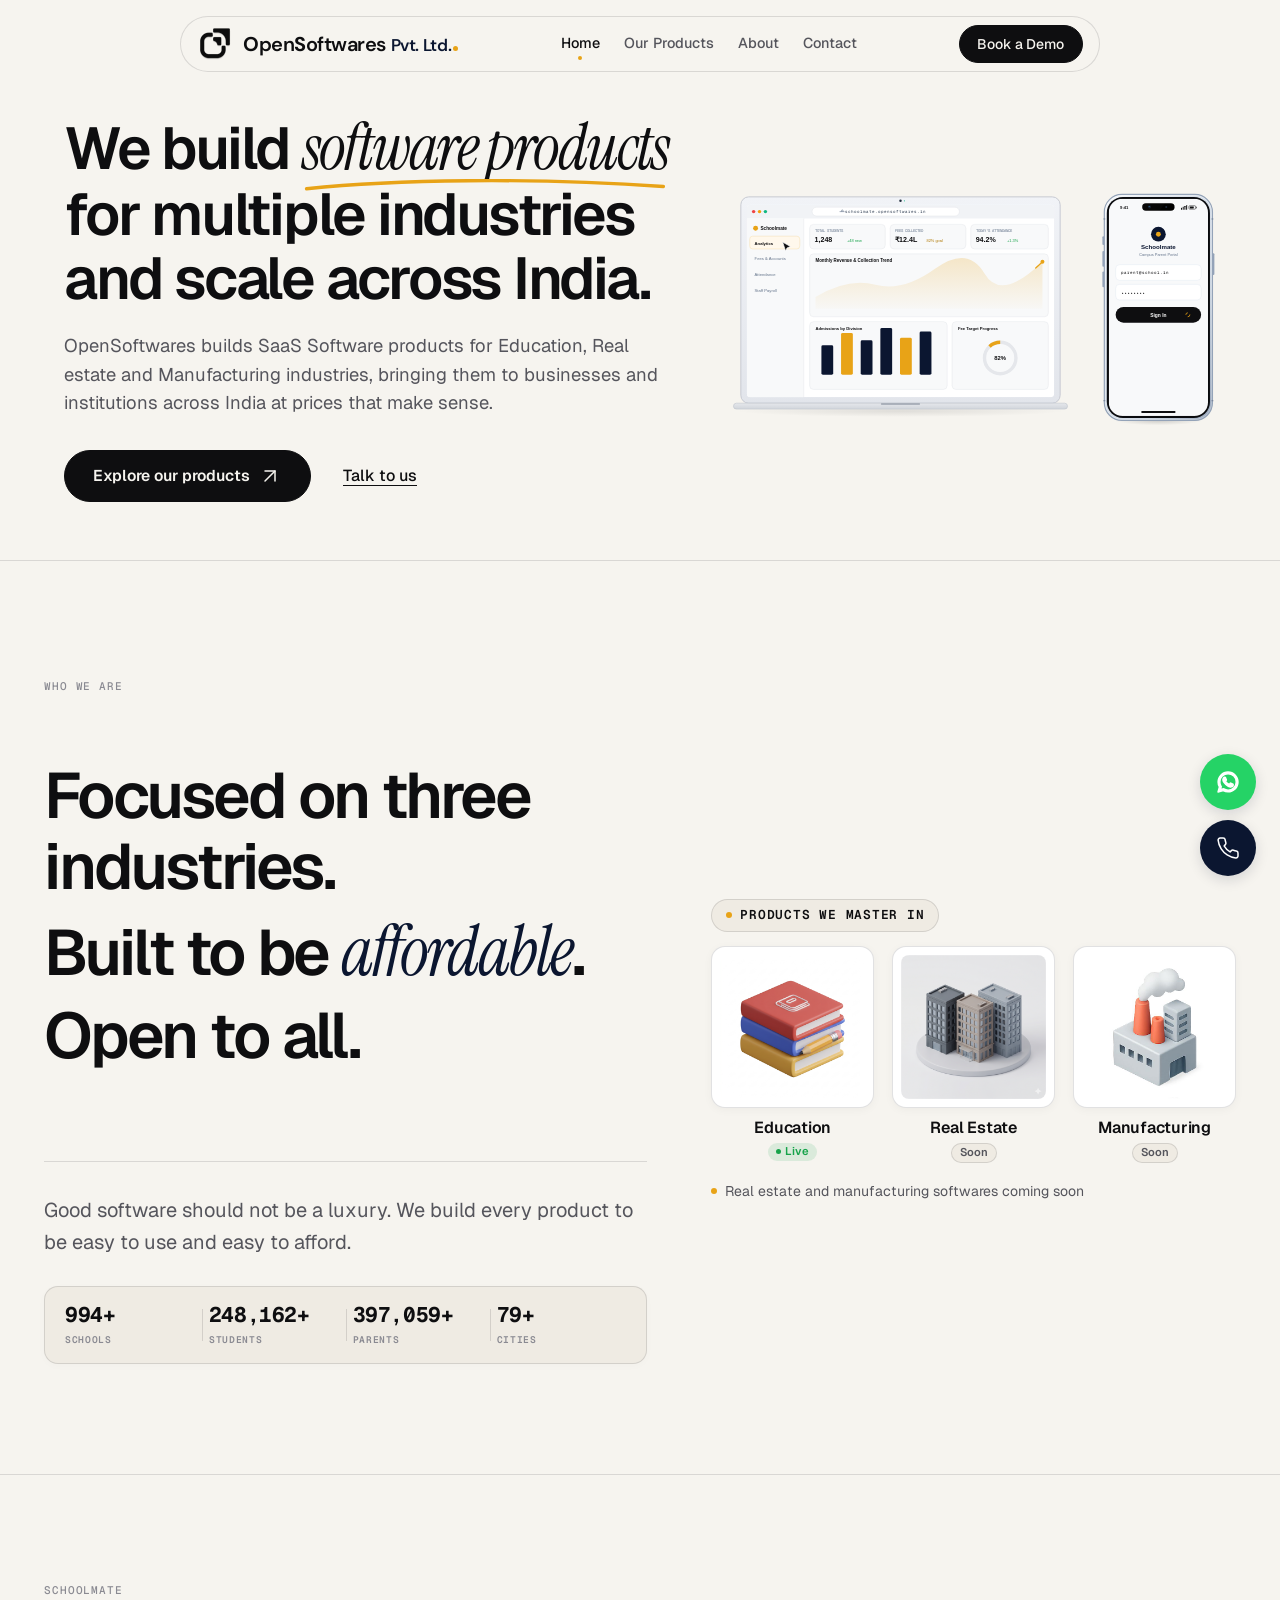
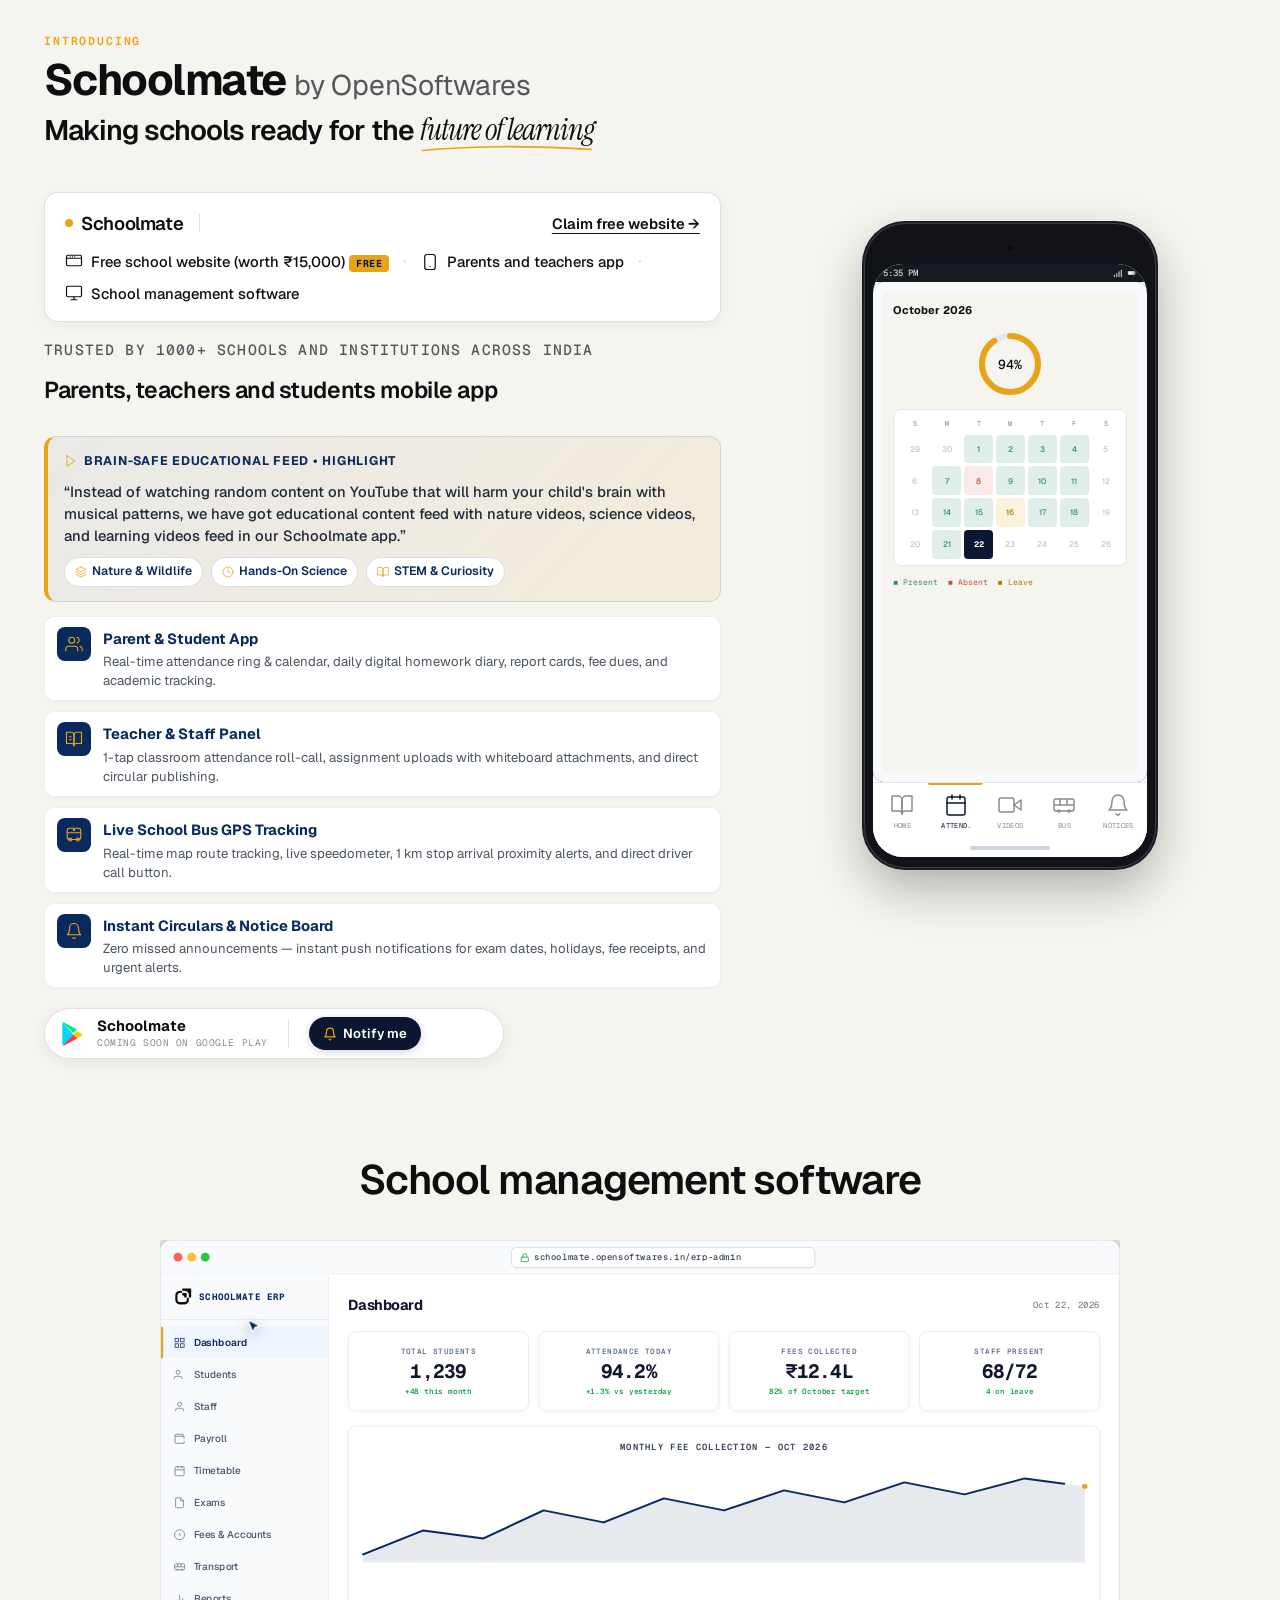
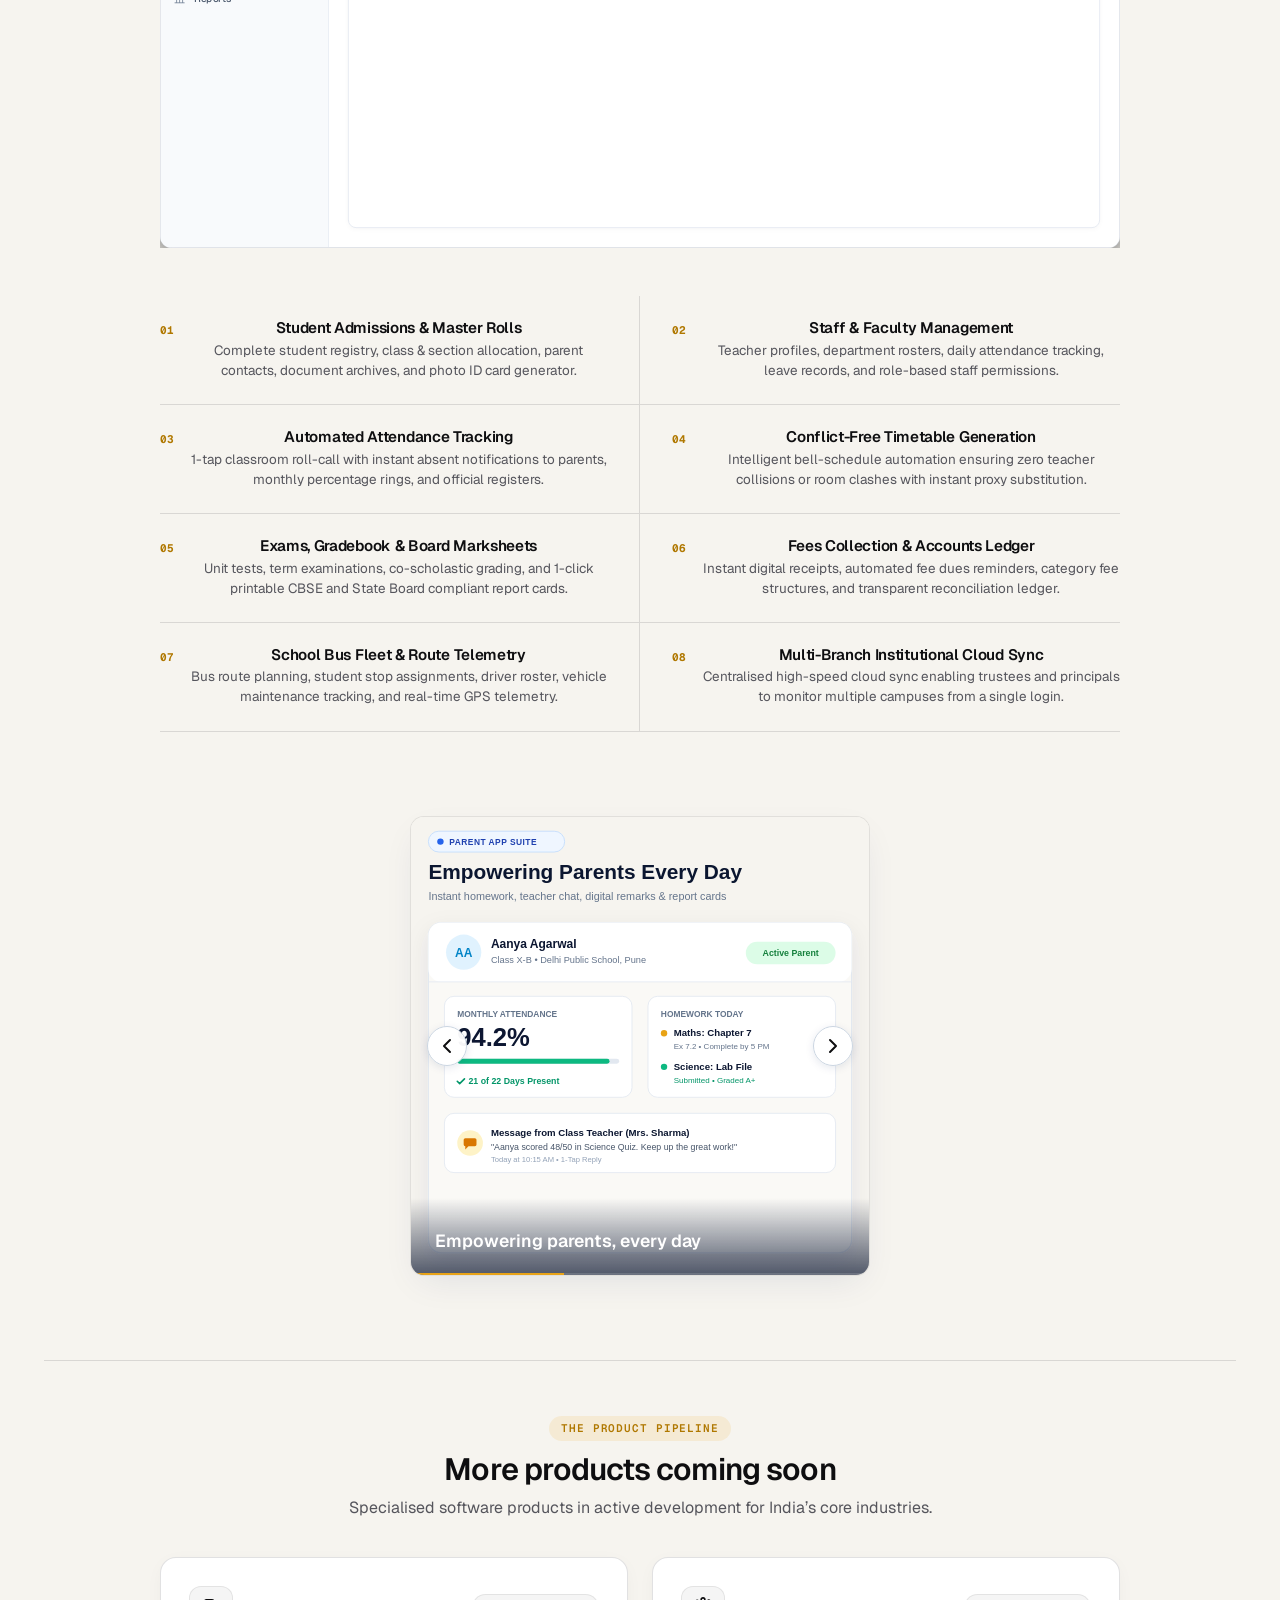
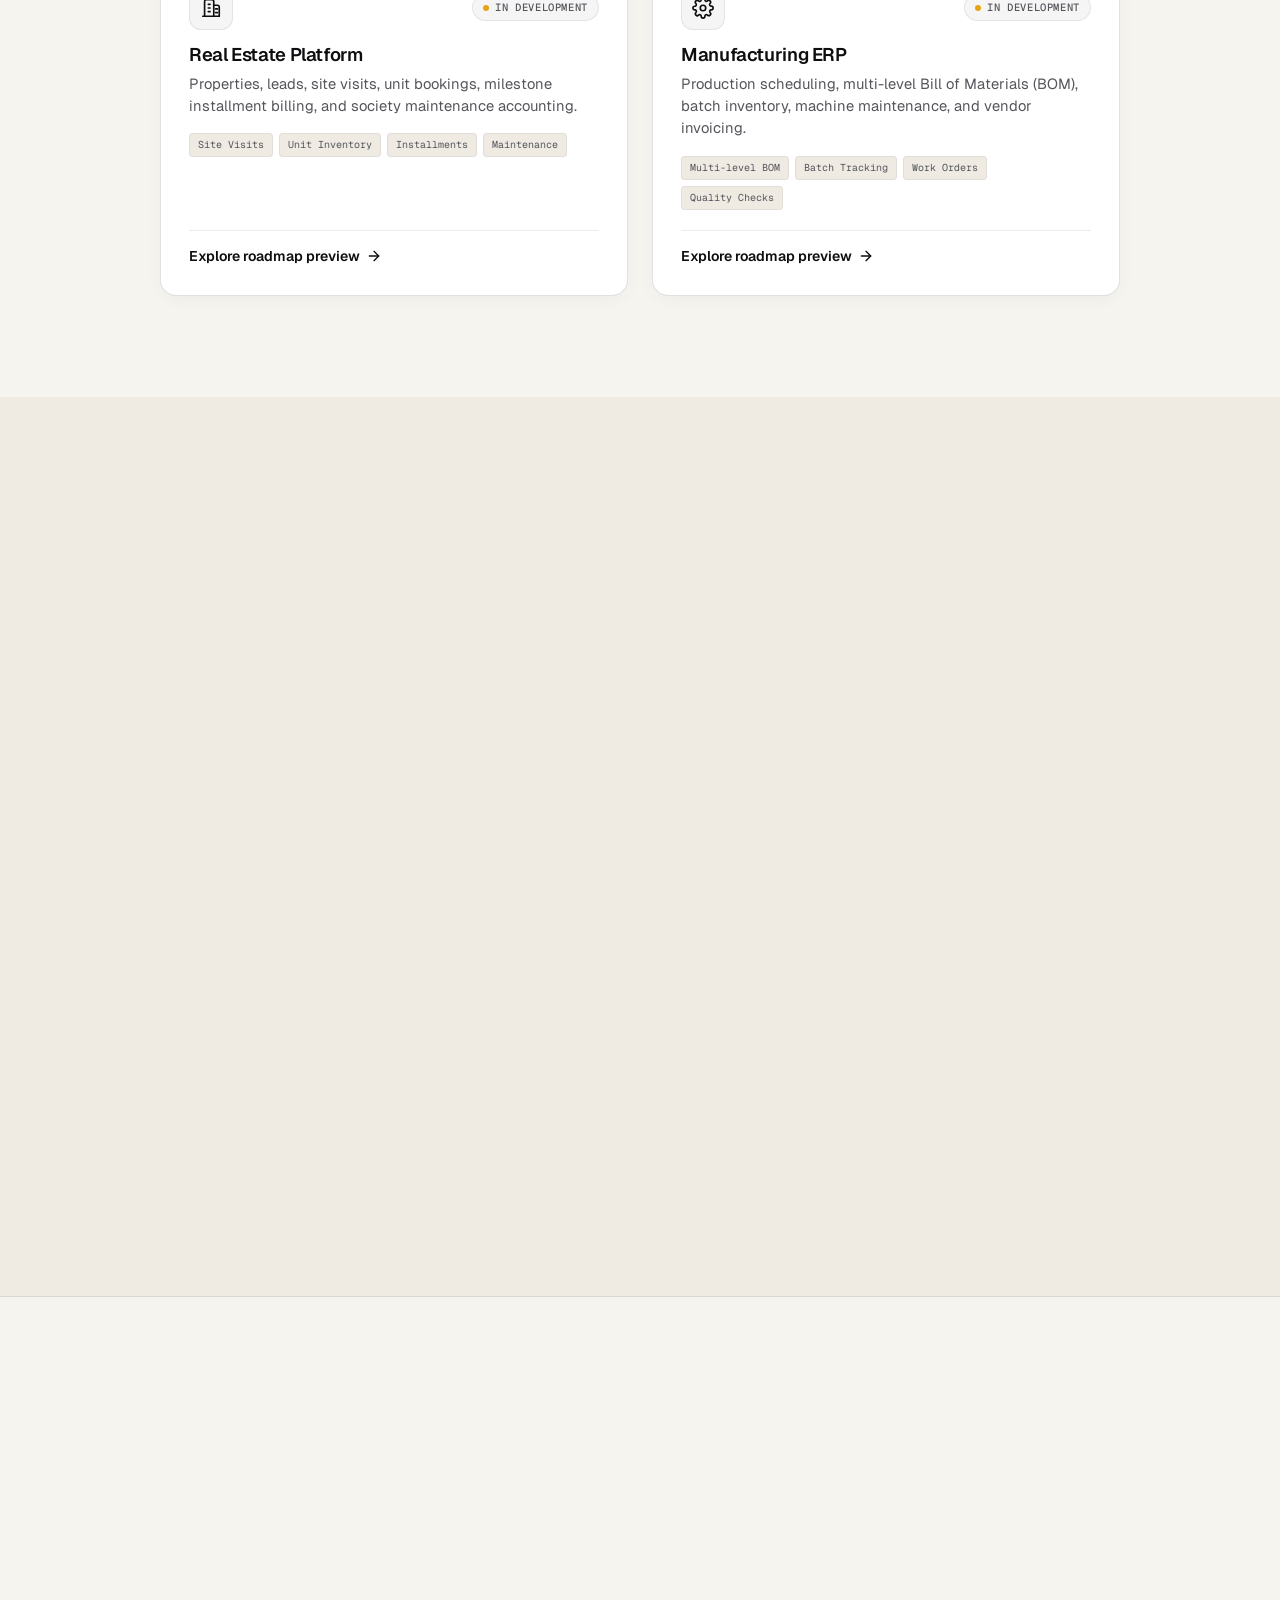
<file: index.html>
<!DOCTYPE html>
<html lang="en">
<head>
  <meta charset="UTF-8">
  <meta name="viewport" content="width=device-width, initial-scale=1.0">
  <title>OpenSoftwares | OpenSoftwares Pvt. Ltd. — Enterprise &amp; Schoolmate ERP Solutions</title>
  <meta name="description" content="OpenSoftwares (OpenSoftwares Pvt. Ltd.) builds specialized enterprise software products across India, including Schoolmate ERP for schools and institutions, real estate management, and manufacturing systems.">
  <meta name="keywords" content="OpenSoftwares, Open Softwares, OpenSoftwares Pvt Ltd, Open Softwares Pvt Ltd, Schoolmate ERP, school management system India, school ERP software, enterprise software Maharashtra">
  <meta name="author" content="OpenSoftwares Pvt. Ltd.">
  <link rel="canonical" href="https://opensoftwares.in/">

  <!-- Favicon and Brand Icons -->
  <link rel="icon" href="/favicon.ico" sizes="48x48">
  <link rel="icon" type="image/png" sizes="32x32" href="/assets/brand/logo-mark-32.png">
  <link rel="icon" type="image/png" sizes="192x192" href="/assets/brand/logo-mark-192.png">
  <link rel="apple-touch-icon" sizes="180x180" href="/assets/brand/logo-mark-180.png">
  <link rel="manifest" href="/site.webmanifest">
  <meta name="theme-color" content="#F6F4EF">
  <meta name="google-site-verification" content="google6d72aa4235162711">
  <meta name="application-name" content="OpenSoftwares Pvt. Ltd.">
  <meta name="apple-mobile-web-app-title" content="OpenSoftwares">
  <link rel="preload" href="/assets/brand/logo-transparent.png" as="image">
  <link rel="preload" href="/education.png" as="image">
  <link rel="preload" href="/real_estate.png" as="image">
  <link rel="preload" href="/manufacturing.jpg" as="image">

  <!-- Open Graph & Social -->
  <meta property="og:type" content="website">
  <meta property="og:url" content="https://opensoftwares.in/">
  <meta property="og:site_name" content="OpenSoftwares Pvt. Ltd.">
  <meta property="og:title" content="OpenSoftwares | OpenSoftwares Pvt. Ltd. — Enterprise &amp; Schoolmate ERP Solutions">
  <meta property="og:description" content="OpenSoftwares (OpenSoftwares Pvt. Ltd.) builds SaaS Software products for Education, Real estate and Manufacturing industries, bringing them to businesses and institutions across India at prices that make sense.">
  <meta property="og:image" content="https://opensoftwares.in/assets/brand/og-image.png">
  <meta property="og:image:width" content="1200">
  <meta property="og:image:height" content="630">
  <meta property="og:image:alt" content="OpenSoftwares / OpenSoftwares Pvt. Ltd. — Enterprise Software &amp; Schoolmate ERP">
  <meta name="twitter:card" content="summary_large_image">
  <meta name="twitter:title" content="OpenSoftwares | OpenSoftwares Pvt. Ltd. — Enterprise &amp; Schoolmate ERP Solutions">
  <meta name="twitter:description" content="OpenSoftwares (OpenSoftwares Pvt. Ltd.) builds enterprise software products for education, real estate and manufacturing across India.">
  <meta name="twitter:image" content="https://opensoftwares.in/assets/brand/og-image.png">

  <!-- Fonts: General Sans, Geist, Geist Mono, Instrument Serif, DM Sans -->
  <link rel="preconnect" href="https://fonts.googleapis.com">
  <link rel="preconnect" href="https://fonts.gstatic.com" crossorigin>
  <link href="https://fonts.googleapis.com/css2?family=Geist:wght@400;500;600;700&family=Geist+Mono:wght@400;500;600&family=DM+Sans:ital,wght@0,400;0,500;0,600;0,700;1,400&family=Instrument+Serif:ital@1&display=swap" rel="stylesheet">
  <link href="https://api.fontshare.com/v2/css?f[]=general-sans@500,600,700&display=swap" rel="stylesheet">

  <!-- Critical Inline CSS: Guarantees zero FOUC even before external stylesheets arrive -->
  <style>
    .site-splash {
      position: fixed; inset: 0; z-index: 99999;
      background: #F6F4EF;
      display: flex; align-items: center; justify-content: center;
    }
    html.splash-skip .site-splash { display: none !important; }
    .nav-link { position: relative; overflow: hidden; display: inline-flex; }
    .nav-link .nav-text-back { position: absolute; top: 100%; left: 50%; transform: translateX(-50%); opacity: 0; }
    .brand-logo-img { width: 36px; height: 36px; max-width: 36px; max-height: 36px; object-fit: contain; }
    .splash-logo-img { width: 76px; height: 76px; max-width: 76px; max-height: 76px; object-fit: contain; }
    .icon, .svg-icon { width: 24px; height: 24px; flex-shrink: 0; }
    .floating-btn svg, .floating-btn .icon, .floating-btn .svg-icon { width: 24px !important; height: 24px !important; min-width: 24px; min-height: 24px; }
    .icon-lg { width: 28px; height: 28px; }
    .overlay-close svg { width: 28px; height: 28px; }
  
    /* CRITICAL: Schoolmate App Features & SVG Containment */
    .sm-app-features { display: flex; flex-direction: column; gap: 14px; width: 100%; margin: 18px 0 20px 0; text-align: left; }
    .sm-feed-highlight-card { background: linear-gradient(135deg, rgba(10, 42, 94, 0.05) 0%, rgba(232, 163, 23, 0.09) 100%); border: 1px solid rgba(10, 42, 94, 0.12); border-left: 4px solid #E8A317; border-radius: 12px; padding: 14px 16px; display: flex; flex-direction: column; gap: 10px; }
    .sm-feed-badge { display: inline-flex; align-items: center; gap: 6px; font-size: 0.78rem; font-weight: 700; text-transform: uppercase; letter-spacing: 0.06em; color: #0A2A5E; }
    .sm-feed-badge svg { width: 14px !important; height: 14px !important; min-width: 14px !important; max-width: 14px !important; color: #E8A317; flex-shrink: 0; }
    .sm-feed-quote { font-size: 0.92rem; line-height: 1.5; color: #1F2937; font-weight: 500; }
    .sm-feed-pills { display: flex; flex-wrap: wrap; gap: 8px; }
    .sm-pill { display: inline-flex; align-items: center; gap: 5px; font-size: 0.76rem; font-weight: 600; background: #FFFFFF; border: 1px solid rgba(10, 42, 94, 0.15); border-radius: 20px; padding: 4px 10px; color: #0A2A5E; }
    .sm-pill svg { width: 12px !important; height: 12px !important; min-width: 12px !important; max-width: 12px !important; color: #E8A317; flex-shrink: 0; }
    .sm-feature-points { list-style: none; padding: 0; margin: 0; display: flex; flex-direction: column; gap: 10px; }
    .sm-feature-point { display: flex; align-items: flex-start; gap: 12px; background: #FFFFFF; border: 1px solid rgba(10, 42, 94, 0.08); border-radius: 10px; padding: 10px 12px; box-shadow: 0 1px 3px rgba(0, 0, 0, 0.03); }
    .sm-point-icon { width: 34px !important; height: 34px !important; min-width: 34px !important; min-height: 34px !important; max-width: 34px !important; max-height: 34px !important; border-radius: 8px !important; background: #0A2A5E !important; color: #E8A317 !important; display: flex !important; align-items: center !important; justify-content: center !important; flex-shrink: 0 !important; overflow: hidden !important; }
    .sm-point-icon svg { width: 18px !important; height: 18px !important; min-width: 18px !important; max-width: 18px !important; min-height: 18px !important; max-height: 18px !important; display: block !important; flex-shrink: 0 !important; }
    .sm-point-body { flex: 1; min-width: 0; }
    .sm-point-body strong { display: block; font-size: 0.92rem; font-weight: 700; color: #0A2A5E; margin-bottom: 2px; }
    .sm-point-body p { font-size: 0.82rem; line-height: 1.45; color: #4B5563; margin: 0; }
  
  </style>

  <!-- CSS (Cache-busted) -->
  <link rel="stylesheet" href="/css/style.css?v=5.0">
  <link rel="stylesheet" href="/css/home.css?v=5.0">

  <!-- Structured Data JSON-LD (SEO, AEO & GEO Knowledge Graph) -->
  <script type="application/ld+json">
  {
    "@context": "https://schema.org",
    "@graph": [
      {
        "@type": "Organization",
        "@id": "https://opensoftwares.in/#organization",
        "name": "OpenSoftwares",
        "legalName": "OpenSoftwares Pvt. Ltd.",
        "alternateName": [
          "Open Softwares",
          "Open Softwares Pvt. Ltd.",
          "OpenSoftwares Pvt. Ltd.",
          "Open Softwares India",
          "OpenSoftwares India"
        ],
        "url": "https://opensoftwares.in",
        "logo": {
          "@type": "ImageObject",
          "url": "https://opensoftwares.in/assets/brand/logo-mark-512.png",
          "width": 512,
          "height": 512
        },
        "image": "https://opensoftwares.in/assets/brand/og-image.png",
        "description": "OpenSoftwares (OpenSoftwares Pvt. Ltd.) is an Indian software development enterprise delivering specialized management software, including Schoolmate ERP for schools and institutions, real estate management, and manufacturing systems.",
        "telephone": "+917204726501",
        "email": "contact@opensoftwares.in",
        "address": [
          {
            "@type": "PostalAddress",
            "addressLocality": "Solapur",
            "addressRegion": "Maharashtra",
            "addressCountry": "IN"
          },
          {
            "@type": "PostalAddress",
            "addressLocality": "Gulbarga (Kalaburagi)",
            "addressRegion": "Karnataka",
            "addressCountry": "IN"
          }
        ],
        "areaServed": [
          {
            "@type": "Country",
            "name": "India"
          },
          {
            "@type": "AdministrativeArea",
            "name": "Maharashtra"
          },
          {
            "@type": "AdministrativeArea",
            "name": "Karnataka"
          }
        ],
        "sameAs": [
          "https://opensoftwares.in",
          "https://wa.me/917204726501",
          "https://www.linkedin.com/company/opensoftwares-pvt-ltd"
        ],
        "contactPoint": [
          {
            "@type": "ContactPoint",
            "telephone": "+91-72047-26501",
            "contactType": "sales",
            "areaServed": "IN",
            "availableLanguage": ["English", "Hindi", "Marathi"]
          },
          {
            "@type": "ContactPoint",
            "telephone": "+91-72047-26501",
            "contactType": "customer support",
            "areaServed": "IN",
            "availableLanguage": ["English", "Hindi", "Marathi"]
          }
        ],
        "knowsAbout": [
          "Schoolmate ERP",
          "School Management System",
          "Education ERP Software",
          "Real Estate Management Software",
          "Manufacturing ERP Software",
          "School Bus Live GPS Tracking",
          "Online School Fee Collection UPI"
        ],
        "makesOffer": [
          {
            "@type": "Offer",
            "itemOffered": {
              "@type": "SoftwareApplication",
              "name": "Schoolmate ERP",
              "applicationCategory": "EducationalApplication",
              "operatingSystem": "Web, Android, iOS",
              "description": "Unified school management software suite combining cloud administrative ERP with parent and teacher mobile apps."
            }
          }
        ]
      },
      {
        "@type": "WebSite",
        "@id": "https://opensoftwares.in/#website",
        "name": "OpenSoftwares",
        "alternateName": [
          "Open Softwares",
          "Open Softwares Pvt. Ltd.",
          "OpenSoftwares Pvt. Ltd.",
          "Schoolmate by OpenSoftwares"
        ],
        "url": "https://opensoftwares.in",
        "publisher": {
          "@id": "https://opensoftwares.in/#organization"
        }
      },
      {
        "@type": "WebPage",
        "@id": "https://opensoftwares.in/#webpage",
        "url": "https://opensoftwares.in/",
        "name": "OpenSoftwares | OpenSoftwares Pvt. Ltd. — Enterprise & Schoolmate ERP Solutions",
        "isPartOf": {
          "@id": "https://opensoftwares.in/#website"
        },
        "about": {
          "@id": "https://opensoftwares.in/#organization"
        },
        "description": "Official website of OpenSoftwares (OpenSoftwares Pvt. Ltd.), creators of Schoolmate ERP for schools and institutions across India."
      },
      {
        "@type": "FAQPage",
        "@id": "https://opensoftwares.in/#faq",
        "mainEntity": [
          {
            "@type": "Question",
            "name": "Where are OpenSoftwares offices located, and where are services available?",
            "acceptedAnswer": {
              "@type": "Answer",
              "text": "OpenSoftwares operates dedicated regional offices in Solapur, Maharashtra and Gulbarga, Karnataka (in 2 states). Services and authorized channel partners are available all over India to provide on-site demonstrations, deployment, staff training, and continuous support."
            }
          },
          {
            "@type": "Question",
            "name": "Who is OpenSoftwares (OpenSoftwares Pvt. Ltd.)?",
            "acceptedAnswer": {
              "@type": "Answer",
              "text": "OpenSoftwares (OpenSoftwares Pvt. Ltd.) is an Indian software development enterprise that builds specialized management platforms, including Schoolmate ERP for educational institutions, alongside dedicated software for real estate and manufacturing."
            }
          },
          {
            "@type": "Question",
            "name": "What is Schoolmate by OpenSoftwares?",
            "acceptedAnswer": {
              "@type": "Answer",
              "text": "Schoolmate is a comprehensive school management ERP suite developed by OpenSoftwares. It features automated fee collection, live GPS bus tracking, daily attendance tracking, CBSE-compliant report cards, and real-time parent-teacher mobile apps."
            }
          },
          {
            "@type": "Question",
            "name": "Which industries does OpenSoftwares serve across India?",
            "acceptedAnswer": {
              "@type": "Answer",
              "text": "OpenSoftwares develops enterprise solutions across three key industry verticals in India: Education (Schoolmate ERP), Real Estate (property and pipeline tracking), and Manufacturing (inventory and workflow management)."
            }
          },
          {
            "@type": "Question",
            "name": "How can schools and businesses book a demo with OpenSoftwares?",
            "acceptedAnswer": {
              "@type": "Answer",
              "text": "Institutions can book a free, no-obligation live interactive demo by calling OpenSoftwares at +91 72047 26501, messaging via WhatsApp, or submitting the demo form at opensoftwares.in/contact.html."
            }
          }
        ]
      }
    ]
  }
  </script>
  <script>
    if (sessionStorage.getItem('opensoftwares_splash_shown')) {
      document.documentElement.classList.add('splash-skip');
    }
  </script>
</head>
<body class="home-page">

  <!-- ======================================================================
       1. SPLASH LOADER (Section A) — Draws hero illustration, then hands over
       ====================================================================== -->
  <div class="site-splash" id="siteSplash" role="dialog" aria-modal="true" aria-label="Loading OpenSoftwares">
    <div class="splash-inner">
      <div class="splash-brand">
        <!-- 1. Logo Icon First -->
        <div class="splash-logo-wrap">
          <img src="/assets/brand/logo-transparent.png" 
               srcset="/assets/brand/logo-transparent-76.png 1x, /assets/brand/logo-transparent-192.png 2x" 
               width="76" height="76" 
               alt="OpenSoftwares logo" 
               class="splash-logo-img">
        </div>
        <!-- 2. Name Below Icon -->
        <div class="splash-text" aria-label="OpenSoftwares">
          <span class="splash-letter" style="--i:0">O</span><span class="splash-letter" style="--i:1">p</span><span class="splash-letter" style="--i:2">e</span><span class="splash-letter" style="--i:3">n</span><span class="splash-letter" style="--i:4">S</span><span class="splash-letter" style="--i:5">o</span><span class="splash-letter" style="--i:6">f</span><span class="splash-letter" style="--i:7">t</span><span class="splash-letter" style="--i:8">w</span><span class="splash-letter" style="--i:9">a</span><span class="splash-letter" style="--i:10">r</span><span class="splash-letter" style="--i:11">e</span><span class="splash-letter" style="--i:12">s</span><span class="splash-dot" style="--i:13"></span>
        </div>
      </div>

      <!-- Saffron progress line -->
      <div class="splash-progress-track" aria-hidden="true">
        <div class="splash-progress-bar" id="splashBar"></div>
      </div>
    </div>
  </div>

  <!-- SVG Sprite (all icons in one place) -->
  <svg xmlns="http://www.w3.org/2000/svg" style="display:none;" aria-hidden="true">
    <defs>
      <symbol id="icon-bus" viewBox="0 0 24 24" fill="none" stroke="currentColor" stroke-width="1.5" stroke-linecap="round" stroke-linejoin="round">
        <path d="M8 6v6M15 6v6M2 12h20M4 6h16a2 2 0 0 1 2 2v8a2 2 0 0 1-2 2H4a2 2 0 0 1-2-2V8a2 2 0 0 1 2-2z"/><circle cx="7" cy="18" r="1"/><circle cx="17" cy="18" r="1"/>
      </symbol>
      <symbol id="icon-book" viewBox="0 0 24 24" fill="none" stroke="currentColor" stroke-width="1.5" stroke-linecap="round" stroke-linejoin="round">
        <path d="M2 3h6a4 4 0 0 1 4 4v14a3 3 0 0 0-3-3H2z"/><path d="M22 3h-6a4 4 0 0 0-4 4v14a3 3 0 0 1 3-3h7z"/>
      </symbol>
      <symbol id="icon-bell" viewBox="0 0 24 24" fill="none" stroke="currentColor" stroke-width="1.5" stroke-linecap="round" stroke-linejoin="round">
        <path d="M18 8A6 6 0 0 0 6 8c0 7-3 9-3 9h18s-3-2-3-9"/><path d="M13.73 21a2 2 0 0 1-3.46 0"/>
      </symbol>
      <symbol id="icon-trophy" viewBox="0 0 24 24" fill="none" stroke="currentColor" stroke-width="1.5" stroke-linecap="round" stroke-linejoin="round">
        <path d="M6 9H4.5a2.5 2.5 0 0 1 0-5H6"/><path d="M18 9h1.5a2.5 2.5 0 0 0 0-5H18"/><path d="M4 22h16"/><path d="M10 14.66V17c0 .55-.45 1-1 1H8c-.55 0-1 .45-1 1v1h10v-1c0-.55-.45-1-1-1h-1c-.55 0-1-.45-1-1v-2.34"/><path d="M18 4H6v7a6 6 0 0 0 12 0V4z"/>
      </symbol>
      <symbol id="icon-calendar" viewBox="0 0 24 24" fill="none" stroke="currentColor" stroke-width="1.5" stroke-linecap="round" stroke-linejoin="round">
        <rect x="3" y="4" width="18" height="18" rx="2" ry="2"/><line x1="16" y1="2" x2="16" y2="6"/><line x1="8" y1="2" x2="8" y2="6"/><line x1="3" y1="10" x2="21" y2="10"/>
      </symbol>
      <symbol id="icon-wallet" viewBox="0 0 24 24" fill="none" stroke="currentColor" stroke-width="1.5" stroke-linecap="round" stroke-linejoin="round">
        <path d="M21 12V7H5a2 2 0 0 1 0-4h14v4"/><path d="M3 5v14a2 2 0 0 0 2 2h16v-5"/><path d="M18 12a2 2 0 0 0 0 4h4v-4z"/>
      </symbol>
      <symbol id="icon-users" viewBox="0 0 24 24" fill="none" stroke="currentColor" stroke-width="1.5" stroke-linecap="round" stroke-linejoin="round">
        <path d="M17 21v-2a4 4 0 0 0-4-4H5a4 4 0 0 0-4 4v2"/><circle cx="9" cy="7" r="4"/><path d="M23 21v-2a4 4 0 0 0-3-3.87"/><path d="M16 3.13a4 4 0 0 1 0 7.75"/>
      </symbol>
      <symbol id="icon-shield" viewBox="0 0 24 24" fill="none" stroke="currentColor" stroke-width="1.5" stroke-linecap="round" stroke-linejoin="round">
        <path d="M12 22s8-4 8-10V5l-8-3-8 3v7c0 6 8 10 8 10z"/>
      </symbol>
      <symbol id="icon-video" viewBox="0 0 24 24" fill="none" stroke="currentColor" stroke-width="1.5" stroke-linecap="round" stroke-linejoin="round">
        <polygon points="23 7 16 12 23 17 23 7"/><rect x="1" y="5" width="15" height="14" rx="2" ry="2"/>
      </symbol>
      <symbol id="icon-chat" viewBox="0 0 24 24" fill="none" stroke="currentColor" stroke-width="1.5" stroke-linecap="round" stroke-linejoin="round">
        <path d="M21 11.5a8.38 8.38 0 0 1-.9 3.8 8.5 8.5 0 0 1-7.6 4.7 8.38 8.38 0 0 1-3.8-.9L3 21l1.9-5.7a8.38 8.38 0 0 1-.9-3.8 8.5 8.5 0 0 1 4.7-7.6 8.38 8.38 0 0 1 3.8-.9h.5a8.48 8.48 0 0 1 8 8v.5z"/>
      </symbol>
      <symbol id="icon-map-pin" viewBox="0 0 24 24" fill="none" stroke="currentColor" stroke-width="1.5" stroke-linecap="round" stroke-linejoin="round">
        <path d="M21 10c0 7-9 13-9 13s-9-6-9-13a9 9 0 0 1 18 0z"/><circle cx="12" cy="10" r="3"/>
      </symbol>
      <symbol id="icon-chart" viewBox="0 0 24 24" fill="none" stroke="currentColor" stroke-width="1.5" stroke-linecap="round" stroke-linejoin="round">
        <line x1="18" y1="20" x2="18" y2="10"/><line x1="12" y1="20" x2="12" y2="4"/><line x1="6" y1="20" x2="6" y2="14"/><line x1="2" y1="20" x2="22" y2="20"/>
      </symbol>
      <symbol id="icon-clock" viewBox="0 0 24 24" fill="none" stroke="currentColor" stroke-width="1.5" stroke-linecap="round" stroke-linejoin="round">
        <circle cx="12" cy="12" r="10"/><polyline points="12 6 12 12 16 14"/>
      </symbol>
      <symbol id="icon-graduation-cap" viewBox="0 0 24 24" fill="none" stroke="currentColor" stroke-width="1.5" stroke-linecap="round" stroke-linejoin="round">
        <path d="M22 10v6M2 10l10-5 10 5-10 5z"/><path d="M6 12v5c0 2 2.5 3.5 6 3.5s6-1.5 6-3.5v-5"/>
      </symbol>
      <symbol id="icon-download" viewBox="0 0 24 24" fill="none" stroke="currentColor" stroke-width="1.5" stroke-linecap="round" stroke-linejoin="round">
        <path d="M21 15v4a2 2 0 0 1-2 2H5a2 2 0 0 1-2-2v-4"/><polyline points="7 10 12 15 17 10"/><line x1="12" y1="15" x2="12" y2="3"/>
      </symbol>
      <symbol id="icon-arrow-up-right" viewBox="0 0 24 24" fill="none" stroke="currentColor" stroke-width="1.5" stroke-linecap="round" stroke-linejoin="round">
        <line x1="7" y1="17" x2="17" y2="7"/><polyline points="7 7 17 7 17 17"/>
      </symbol>
      <symbol id="icon-check" viewBox="0 0 24 24" fill="none" stroke="currentColor" stroke-width="2" stroke-linecap="round" stroke-linejoin="round">
        <polyline points="20 6 9 17 4 12"/>
      </symbol>
      <symbol id="icon-play" viewBox="0 0 24 24" fill="currentColor" stroke="none">
        <polygon points="5 3 19 12 5 21 5 3"/>
      </symbol>
      <symbol id="icon-chevron-left" viewBox="0 0 24 24" fill="none" stroke="currentColor" stroke-width="2" stroke-linecap="round" stroke-linejoin="round">
        <polyline points="15 18 9 12 15 6"/>
      </symbol>
      <symbol id="icon-chevron-right" viewBox="0 0 24 24" fill="none" stroke="currentColor" stroke-width="2" stroke-linecap="round" stroke-linejoin="round">
        <polyline points="9 18 15 12 9 6"/>
      </symbol>
      <symbol id="icon-chevron-down" viewBox="0 0 24 24" fill="none" stroke="currentColor" stroke-width="2" stroke-linecap="round" stroke-linejoin="round">
        <polyline points="6 9 12 15 18 9"/>
      </symbol>
      <symbol id="icon-close" viewBox="0 0 24 24" fill="none" stroke="currentColor" stroke-width="2" stroke-linecap="round" stroke-linejoin="round">
        <line x1="18" y1="6" x2="6" y2="18"/><line x1="6" y1="6" x2="18" y2="18"/>
      </symbol>
      <symbol id="icon-phone" viewBox="0 0 24 24" fill="none" stroke="currentColor" stroke-width="1.5" stroke-linecap="round" stroke-linejoin="round">
        <path d="M22 16.92v3a2 2 0 0 1-2.18 2 19.79 19.79 0 0 1-8.63-3.07 19.5 19.5 0 0 1-6-6 19.79 19.79 0 0 1-3.07-8.67A2 2 0 0 1 4.11 2h3a2 2 0 0 1 2 1.72 12.84 12.84 0 0 0 .7 2.81 2 2 0 0 1-.45 2.11L8.09 9.91a16 16 0 0 0 6 6l1.27-1.27a2 2 0 0 1 2.11-.45 12.84 12.84 0 0 0 2.81.7A2 2 0 0 1 22 16.92z"/>
      </symbol>
      <symbol id="icon-whatsapp" viewBox="0 0 24 24" fill="currentColor">
        <path d="M12.04 2c-5.46 0-9.91 4.45-9.91 9.91 0 1.75.46 3.45 1.32 4.95L2.05 22l5.25-1.38c1.45.79 3.08 1.21 4.74 1.21 5.46 0 9.91-4.45 9.91-9.91 0-2.65-1.03-5.14-2.9-7.01A9.816 9.816 0 0012.04 2zm0 18.15c-1.48 0-2.93-.4-4.2-1.15l-.3-.18-3.12.82.83-3.04-.2-.31a8.15 8.15 0 01-1.25-4.38c0-4.54 3.7-8.24 8.24-8.24 2.2 0 4.27.86 5.82 2.42a8.18 8.18 0 012.41 5.82c0 4.54-3.7 8.24-8.23 8.24zm4.51-6.17c-.25-.12-1.47-.72-1.7-.81-.23-.08-.39-.12-.56.12-.17.25-.64.81-.79.97-.14.17-.29.19-.54.06-.25-.12-1.05-.39-2-1.23-.74-.66-1.24-1.47-1.39-1.72-.14-.25-.02-.38.11-.51.11-.11.25-.29.37-.43s.17-.25.25-.41c.08-.17.04-.31-.02-.43s-.56-1.34-.76-1.84c-.2-.48-.41-.42-.56-.43h-.48c-.17 0-.44.06-.67.31-.23.25-.89.87-.89 2.12s.91 2.46 1.04 2.63c.12.17 1.79 2.73 4.33 3.83.61.26 1.08.42 1.45.54.61.19 1.16.17 1.6.1.49-.08 1.47-.6 1.68-1.18.21-.59.21-1.09.15-1.19-.06-.11-.22-.17-.47-.3z"/>
      </symbol>
      <symbol id="icon-mobile" viewBox="0 0 24 24" fill="none" stroke="currentColor" stroke-width="1.5" stroke-linecap="round" stroke-linejoin="round">
        <rect x="5" y="2" width="14" height="20" rx="3"/><path d="M12 18h.01"/>
      </symbol>
      <symbol id="icon-desktop" viewBox="0 0 24 24" fill="none" stroke="currentColor" stroke-width="1.5" stroke-linecap="round" stroke-linejoin="round">
        <rect x="2" y="3" width="20" height="14" rx="2"/><path d="M8 21h8M12 17v4"/>
      </symbol>
      <symbol id="icon-layers" viewBox="0 0 24 24" fill="none" stroke="currentColor" stroke-width="1.5" stroke-linecap="round" stroke-linejoin="round">
        <polygon points="12 2 2 7 12 12 22 7 12 2"/><polyline points="2 17 12 22 22 17"/><polyline points="2 12 12 17 22 12"/>
      </symbol>
      <symbol id="icon-building" viewBox="0 0 24 24" fill="none" stroke="currentColor" stroke-width="1.5" stroke-linecap="round" stroke-linejoin="round">
        <rect x="4" y="2" width="16" height="20" rx="2" ry="2"/><path d="M9 22v-4h6v4M8 6h.01M16 6h.01M12 6h.01M12 10h.01M12 14h.01M16 10h.01M16 14h.01M8 10h.01M8 14h.01"/>
      </symbol>
      <symbol id="icon-signal" viewBox="0 0 24 24" fill="currentColor" stroke="none">
        <rect x="2" y="16" width="3" height="6" rx="1"/><rect x="7.5" y="12" width="3" height="10" rx="1"/><rect x="13" y="8" width="3" height="14" rx="1"/><rect x="18.5" y="4" width="3" height="18" rx="1"/>
      </symbol>
      <symbol id="icon-battery" viewBox="0 0 24 24" fill="currentColor" stroke="none">
        <rect x="2" y="7" width="17" height="10" rx="2"/><rect x="4" y="9" width="11" height="6" rx="1" opacity="0.4"/><rect x="4" y="9" width="8" height="6" rx="1"/><path d="M20 11h2v2h-2z"/>
      </symbol>
          <symbol id="icon-instagram" viewBox="0 0 24 24" fill="none" stroke="currentColor" stroke-width="2" stroke-linecap="round" stroke-linejoin="round">
        <rect x="2" y="2" width="20" height="20" rx="5" ry="5"/>
        <path d="M16 11.37A4 4 0 1 1 12.63 8 4 4 0 0 1 16 11.37z"/>
        <circle cx="17.5" cy="6.5" r="1.2" fill="currentColor" stroke="none"/>
      </symbol>
    </defs>
  </svg>

  <!-- ======================================================================
       HEADER &mdash; Floating Pill Nav
       ====================================================================== -->
  <header class="site-header" id="siteHeader" role="banner">
    <div class="header-inner">
      <!-- Logo -->
      <a href="index.html" class="brand-link" aria-label="OpenSoftwares Pvt. Ltd. Homepage">
        <img src="/assets/brand/logo-transparent.png" 
             srcset="/assets/brand/logo-transparent-36.png 1x, /assets/brand/logo-transparent-72.png 2x" 
             width="36" height="36" 
             alt="OpenSoftwares Pvt. Ltd. logo" 
             class="brand-logo-img">
        <span class="brand-wordmark">
          <span class="brand-cap">O</span>pen<span class="brand-cap">S</span>oftwares <span class="brand-legal">Pvt. Ltd.</span><span class="brand-dot" aria-hidden="true"></span>
        </span>
      </a>

      <!-- Desktop Nav -->
      <nav class="nav-desktop" aria-label="Main Navigation">
        <ul class="nav-links">
          <li><a href="index.html" class="nav-link active" aria-current="page"><span class="nav-text-front">Home</span><span class="nav-text-back" aria-hidden="true">Home</span></a></li>
          <li><a href="products.html" class="nav-link"><span class="nav-text-front">Our Products</span><span class="nav-text-back" aria-hidden="true">Our Products</span></a></li>
          <li><a href="about.html" class="nav-link"><span class="nav-text-front">About</span><span class="nav-text-back" aria-hidden="true">About</span></a></li>
          <li><a href="contact.html" class="nav-link"><span class="nav-text-front">Contact</span><span class="nav-text-back" aria-hidden="true">Contact</span></a></li>
        </ul>
      </nav>

      <div class="header-cta">
        <a href="contact.html" class="btn btn-primary btn-sm">Book a Demo</a>
        <!-- Hamburger -->
        <button class="nav-toggle" id="navToggle" type="button" aria-expanded="false" aria-controls="mobileOverlay" aria-label="Open navigation menu">
          <span class="nav-bar"></span>
          <span class="nav-bar"></span>
        </button>
      </div>
    </div>
  </header>

  <!-- Mobile Full-Screen Overlay Menu -->
  <nav class="mobile-overlay" id="mobileOverlay" aria-label="Mobile Navigation" aria-hidden="true">
    <div class="mobile-overlay-header">
      <a href="index.html" class="brand-link brand-link-light" aria-label="OpenSoftwares Homepage">
        <img src="/assets/brand/logo-transparent.png" 
             srcset="/assets/brand/logo-transparent-32.png 1x, /assets/brand/logo-transparent-72.png 2x" 
             width="32" height="32" 
             alt="OpenSoftwares logo" 
             class="brand-logo-img brand-logo-darkmode">
        <span class="brand-wordmark">
          <span class="brand-cap">O</span>pen<span class="brand-cap">S</span>oftwares <span class="brand-legal">Pvt. Ltd.</span><span class="brand-dot"></span>
        </span>
      </a>
      <button class="overlay-close" id="overlayClose" type="button" aria-label="Close navigation menu">
        <svg class="icon"><use href="#icon-close"></use></svg>
      </button>
    </div>

    <ul class="mobile-nav-list">
      <li class="mobile-nav-item">
        <span class="mobile-nav-index">01</span>
        <a href="index.html" class="mobile-nav-link active">Home</a>
      </li>
      <li class="mobile-nav-item">
        <span class="mobile-nav-index">02</span>
        <a href="products.html" class="mobile-nav-link">Our Products</a>
      </li>
      <li class="mobile-nav-item">
        <span class="mobile-nav-index">03</span>
        <a href="about.html" class="mobile-nav-link">About</a>
      </li>
      <li class="mobile-nav-item">
        <span class="mobile-nav-index">04</span>
        <a href="contact.html" class="mobile-nav-link">Contact</a>
      </li>
    </ul>

    <div class="mobile-overlay-footer">
      <p class="mobile-footer-notice">Schoolmate app &mdash; coming soon on Google Play</p>
      <div class="mobile-footer-contacts">
        <a href="tel:+917204726501" class="mobile-footer-link">
          <svg class="icon icon-sm"><use href="#icon-phone"></use></svg>
          +91 72047 26501
        </a>
            <!-- Temporarily commented out Instagram:
    <a href="https://www.instagram.com/opensoftwares_" target="_blank" rel="noopener noreferrer" class="mobile-footer-link">
          <svg class="icon icon-sm"><use href="#icon-instagram"></use></svg>
          @opensoftwares_
        </a>
        -->
        <a href="https://wa.me/917204726501?text=Hi%2C%20I%20want%20to%20know%20more%20about%20school%20software" class="mobile-footer-link">
          <svg class="icon icon-sm icon-filled"><use href="#icon-whatsapp"></use></svg>
          WhatsApp
        </a>
      </div>
    </div>
  </nav>

  <!-- ======================================================================
       MAIN CONTENT
       ====================================================================== -->
  <main id="mainContent">

    <!-- ==================================================================
         2. HERO (Section B)
         ================================================================== -->
    <section class="company-hero" id="hero" aria-labelledby="companyHeroHeading">
      <div class="container company-hero-container">

        <!-- Left Column: Heading, Supporting Line, Buttons -->
        <div class="hero-text-col">
          <h1 class="company-hero-title" id="companyHeroHeading">
            We build <em class="serif hero-serif-accent">software products
              <svg class="hero-underline-svg" viewBox="0 0 320 16" fill="none" xmlns="http://www.w3.org/2000/svg" aria-hidden="true">
                <path class="hero-underline-path" d="M4 12 C80 4 200 2 316 10" stroke="#E8A317" stroke-width="3" stroke-linecap="round"/>
              </svg>
            </em> for multiple industries and scale across India.
          </h1>

          <p class="company-hero-subline">
            OpenSoftwares builds SaaS Software products for Education, Real estate and Manufacturing industries, bringing them to businesses and institutions across India at prices that make sense.
          </p>

          <div class="company-hero-actions">
            <a href="#fields" class="btn btn-primary hero-btn-primary">
              Explore our products
              <svg class="icon icon-sm btn-arrow"><use href="#icon-arrow-up-right"></use></svg>
            </a>
            <a href="contact.html" class="hero-link-underline">
              Talk to us
            </a>
          </div>
        </div>

        <!-- Right Column: Phone and Laptop Illustration -->
        <div class="hero-anim-col">
          <div class="hero-devices-wrap" id="heroDevicesWrap" aria-label="OpenSoftwares software preview on laptop and phone">
            <svg class="hero-devices-svg" id="heroDevicesSvg" viewBox="12 36 986 482" fill="none" xmlns="http://www.w3.org/2000/svg" preserveAspectRatio="xMidYMid meet">
            <defs>
              <radialGradient id="hGroundGrad" cx="50%" cy="50%" r="50%">
                <stop offset="0%" stop-color="#0E0E10" stop-opacity="0.10"/>
                <stop offset="100%" stop-color="#0E0E10" stop-opacity="0"/>
              </radialGradient>
              <radialGradient id="hPhoneGroundGrad" cx="50%" cy="50%" r="50%">
                <stop offset="0%" stop-color="#0E0E10" stop-opacity="0.18"/>
                <stop offset="70%" stop-color="#0E0E10" stop-opacity="0.05"/>
                <stop offset="100%" stop-color="#0E0E10" stop-opacity="0"/>
              </radialGradient>
              <!-- Light Silver Laptop Lid Body -->
              <linearGradient id="hLapBodyLight" x1="0" y1="0" x2="0" y2="1">
                <stop offset="0%" stop-color="#F1F3F7"/>
                <stop offset="100%" stop-color="#E2E5EB"/>
              </linearGradient>
              <linearGradient id="hLapBaseGrad" x1="0" y1="0" x2="0" y2="1">
                <stop offset="0%" stop-color="#E5E7EB"/>
                <stop offset="100%" stop-color="#D1D5DB"/>
              </linearGradient>
              <!-- Light Aerospace Titanium Phone Frame -->
              <linearGradient id="hPhoneTitanium" x1="0" y1="0" x2="1" y2="1">
                <stop offset="0%" stop-color="#F8FAFC"/>
                <stop offset="25%" stop-color="#E2E8F0"/>
                <stop offset="70%" stop-color="#CBD5E1"/>
                <stop offset="100%" stop-color="#94A3B8"/>
              </linearGradient>
              <linearGradient id="hPhoneGlassSheen" x1="0" y1="0" x2="1" y2="1">
                <stop offset="0%" stop-color="#FFFFFF" stop-opacity="0.6"/>
                <stop offset="100%" stop-color="#FFFFFF" stop-opacity="0"/>
              </linearGradient>
              <linearGradient id="hChartAreaGradLight" x1="0" y1="0" x2="0" y2="1">
                <stop offset="0%" stop-color="#E8A317" stop-opacity="0.22"/>
                <stop offset="100%" stop-color="#E8A317" stop-opacity="0.02"/>
              </linearGradient>
              <clipPath id="hLapClip">
                <rect x="42" y="66" width="626" height="392" rx="8"/>
              </clipPath>
              <clipPath id="hPhoneClip">
                <rect x="779" y="54" width="202" height="442" rx="28"/>
              </clipPath>
            </defs>

            <!-- Baseline Ground Shadows -->
            <ellipse cx="355" cy="486" rx="335" ry="12" fill="url(#hGroundGrad)"/>
            <ellipse cx="880" cy="505" rx="90" ry="10" fill="url(#hPhoneGroundGrad)"/>

            <!-- =============================================================
                 1. LAPTOP (Left Side: Clean Flat Lid + Sleek Base Hinge)
                 ============================================================= -->
            <g id="heroLaptop">
              <!-- Display Lid -->
              <rect x="30" y="50" width="650" height="420" rx="16" fill="url(#hLapBodyLight)" stroke="#C6C9D2" stroke-width="2"/>
              
              <!-- Top Camera & Sensor -->
              <circle cx="355" cy="58" r="2.5" fill="#1E293B"/>
              <circle cx="363" cy="58" r="1.2" fill="#10B981" opacity="0.85"/>

              <!-- Laptop Screen Inside (White & Light Dashboard) -->
              <g clip-path="url(#hLapClip)">
                <rect x="42" y="66" width="626" height="392" fill="#FFFFFF"/>

                <!-- Browser Chrome Bar -->
                <rect x="42" y="66" width="626" height="28" fill="#F1F3F6"/>
                <circle cx="56" cy="80" r="3.5" fill="#EF4444"/>
                <circle cx="68" cy="80" r="3.5" fill="#F59E0B"/>
                <circle cx="80" cy="80" r="3.5" fill="#10B981"/>
                
                <!-- Browser URL pill -->
                <rect x="175" y="71" width="300" height="18" rx="9" fill="#FFFFFF" stroke="#E2E4E9"/>
                <path d="M231 80 h10 M235 80 v-2 a1.5 1.5 0 0 1 3 0 v2" stroke="#64748B" stroke-width="1.2" fill="none"/>
                <text x="325" y="83" font-family="'Geist Mono', monospace" font-size="8.5" fill="#334155" text-anchor="middle">schoolmate.opensoftwares.in</text>

                <!-- Sidebar of Modules -->
                <rect x="42" y="94" width="116" height="364" fill="#F8F9FA"/>
                <line x1="158" y1="94" x2="158" y2="458" stroke="#E5E7EB" stroke-width="1"/>
                
                <!-- Schoolmate Brand in Sidebar -->
                <circle cx="60" cy="114" r="5" fill="#E8A317"/>
                <text x="70" y="118" font-family="'General Sans', sans-serif" font-size="9.5" font-weight="700" fill="#0E0E10">Schoolmate</text>

                <!-- Module Items -->
                <g class="hero-lap-mod-item" id="modAnalytics">
                  <rect x="48" y="130" width="102" height="26" rx="6" fill="#FFF8EC" stroke="rgba(232,163,23,0.3)"/>
                  <text x="58" y="147" font-family="'General Sans', sans-serif" font-size="8.5" font-weight="600" fill="#0E0E10">Analytics</text>
                </g>
                <g class="hero-lap-mod-item" id="modFees">
                  <rect x="48" y="162" width="102" height="26" rx="6" fill="transparent"/>
                  <text x="58" y="179" font-family="'General Sans', sans-serif" font-size="8.5" font-weight="500" fill="#64748B">Fees &amp; Accounts</text>
                </g>
                <g class="hero-lap-mod-item" id="modAttendance">
                  <rect x="48" y="194" width="102" height="26" rx="6" fill="transparent"/>
                  <text x="58" y="211" font-family="'General Sans', sans-serif" font-size="8.5" font-weight="500" fill="#64748B">Attendance</text>
                </g>
                <g class="hero-lap-mod-item" id="modPayroll">
                  <rect x="48" y="226" width="102" height="26" rx="6" fill="transparent"/>
                  <text x="58" y="243" font-family="'General Sans', sans-serif" font-size="8.5" font-weight="500" fill="#64748B">Staff Payroll</text>
                </g>

                <!-- 1. Panel: Analytics (active) -->
                <g class="hero-lap-panel active" id="lapPanelAnalytics">
                  <!-- KPI Cards on Light Surface -->
                  <rect x="170" y="106" width="154" height="50" rx="8" fill="#F8F9FA" stroke="#E5E7EB"/>
                  <text x="180" y="121" font-family="'Geist Mono', monospace" font-size="8" fill="#64748B">TOTAL STUDENTS</text>
                  <text x="180" y="141" font-family="'General Sans', sans-serif" font-size="14.5" font-weight="700" fill="#0E0E10">1,248</text>
                  <text x="246" y="141" font-family="'General Sans', sans-serif" font-size="8" fill="#16A34A">+48 new</text>

                  <rect x="334" y="106" width="154" height="50" rx="8" fill="#F8F9FA" stroke="#E5E7EB"/>
                  <text x="344" y="121" font-family="'Geist Mono', monospace" font-size="8" fill="#64748B">FEES COLLECTED</text>
                  <text x="344" y="141" font-family="'General Sans', sans-serif" font-size="14.5" font-weight="700" fill="#0E0E10">&#8377;12.4L</text>
                  <text x="408" y="141" font-family="'General Sans', sans-serif" font-size="8" fill="#B07800">82% goal</text>

                  <rect x="498" y="106" width="158" height="50" rx="8" fill="#F8F9FA" stroke="#E5E7EB"/>
                  <text x="508" y="121" font-family="'Geist Mono', monospace" font-size="8" fill="#64748B">TODAY'S ATTENDANCE</text>
                  <text x="508" y="141" font-family="'General Sans', sans-serif" font-size="14.5" font-weight="700" fill="#0E0E10">94.2%</text>
                  <text x="572" y="141" font-family="'General Sans', sans-serif" font-size="8" fill="#16A34A">+1.3%</text>

                  <!-- Line Chart Container -->
                  <rect x="170" y="166" width="486" height="128" rx="8" fill="#F8F9FA" stroke="#E5E7EB"/>
                  <text x="182" y="182" font-family="'General Sans', sans-serif" font-size="9" font-weight="600" fill="#0E0E10">Monthly Revenue &amp; Collection Trend</text>
                  <path d="M 182 254 Q 248 214 304 229 T 426 196 T 526 206 T 644 182 L 644 278 L 182 278 Z" fill="url(#hChartAreaGradLight)"/>
                  <path class="hero-chart-line-loop" d="M 182 254 Q 248 214 304 229 T 426 196 T 526 206 T 644 182" fill="none" stroke="#E8A317" stroke-width="2.5" stroke-linecap="round"/>
                  <circle cx="644" cy="182" r="4" fill="#E8A317"/>

                  <!-- Mini Charts Row -->
                  <rect x="170" y="304" width="280" height="138" rx="8" fill="#F8F9FA" stroke="#E5E7EB"/>
                  <text x="182" y="320" font-family="'General Sans', sans-serif" font-size="8.5" font-weight="600" fill="#0E0E10">Admissions by Division</text>
                  <g transform="translate(182, 412)">
                    <rect class="hero-bar-anim b1" x="12" y="-60" width="24" height="60" rx="3" fill="#0B1630"/>
                    <rect class="hero-bar-anim b2" x="52" y="-85" width="24" height="85" rx="3" fill="#E8A317"/>
                    <rect class="hero-bar-anim b3" x="92" y="-70" width="24" height="70" rx="3" fill="#0B1630"/>
                    <rect class="hero-bar-anim b4" x="132" y="-95" width="24" height="95" rx="3" fill="#0B1630"/>
                    <rect class="hero-bar-anim b5" x="172" y="-75" width="24" height="75" rx="3" fill="#E8A317"/>
                    <rect class="hero-bar-anim b2" x="212" y="-88" width="24" height="88" rx="3" fill="#0B1630"/>
                  </g>

                  <rect x="460" y="304" width="196" height="138" rx="8" fill="#F8F9FA" stroke="#E5E7EB"/>
                  <text x="472" y="320" font-family="'General Sans', sans-serif" font-size="8.5" font-weight="600" fill="#0E0E10">Fee Target Progress</text>
                  <circle cx="558" cy="378" r="32" stroke="#E5E7EB" stroke-width="7" fill="none"/>
                  <circle class="hero-donut-anim" cx="558" cy="378" r="32" stroke="#E8A317" stroke-width="7" stroke-dasharray="201" stroke-dashoffset="38" fill="none" transform="rotate(-90 558 378)"/>
                  <text x="558" y="382" text-anchor="middle" font-family="'General Sans', sans-serif" font-size="12" font-weight="700" fill="#0E0E10">82%</text>
                </g>

                <!-- 2. Panel: Fees & Accounts -->
                <g class="hero-lap-panel" id="lapPanelFees">
                  <rect x="170" y="106" width="238" height="54" rx="8" fill="#F8F9FA" stroke="#E5E7EB"/>
                  <text x="182" y="122" font-family="'Geist Mono', monospace" font-size="8" fill="#64748B">FEES RECEIVED (OCTOBER)</text>
                  <text x="182" y="144" font-family="'General Sans', sans-serif" font-size="16" font-weight="700" fill="#0E0E10">&#8377;12,40,500</text>
                  
                  <rect x="418" y="106" width="238" height="54" rx="8" fill="#F8F9FA" stroke="#E5E7EB"/>
                  <text x="430" y="122" font-family="'Geist Mono', monospace" font-size="8" fill="#64748B">PENDING DUES</text>
                  <text x="430" y="144" font-family="'General Sans', sans-serif" font-size="16" font-weight="700" fill="#B07800">&#8377;2,71,200</text>

                  <rect x="170" y="170" width="486" height="272" rx="8" fill="#F8F9FA" stroke="#E5E7EB"/>
                  <text x="184" y="188" font-family="'General Sans', sans-serif" font-size="9.5" font-weight="600" fill="#0E0E10">Division Fee Collection Status</text>
                  <g transform="translate(184, 198)">
                    <rect x="0" y="0" width="458" height="30" rx="4" fill="#FFFFFF" stroke="#E5E7EB"/>
                    <text x="12" y="19" font-family="'General Sans', sans-serif" font-size="8.5" fill="#0E0E10">Class X-B (42 Students)</text>
                    <text x="250" y="19" font-family="'Geist Mono', monospace" font-size="8.5" fill="#16A34A">&#8377;3,40,000 Paid</text>
                    <rect x="372" y="5" width="74" height="18" rx="9" fill="rgba(22,163,74,0.12)"/>
                    <text x="409" y="17" font-family="'General Sans', sans-serif" font-size="7" font-weight="600" fill="#16A34A" text-anchor="middle">100% CLEAR</text>

                    <rect x="0" y="36" width="458" height="30" rx="4" fill="#FFFFFF" stroke="#E5E7EB"/>
                    <text x="12" y="55" font-family="'General Sans', sans-serif" font-size="8.5" fill="#0E0E10">Class IX-A (38 Students)</text>
                    <text x="250" y="55" font-family="'Geist Mono', monospace" font-size="8.5" fill="#B07800">&#8377;2,90,000 Paid</text>
                    <rect x="372" y="41" width="74" height="18" rx="9" fill="rgba(232,163,23,0.15)"/>
                    <text x="409" y="53" font-family="'General Sans', sans-serif" font-size="7" font-weight="600" fill="#B07800" text-anchor="middle">88% CLEAR</text>

                    <rect x="0" y="72" width="458" height="30" rx="4" fill="#FFFFFF" stroke="#E5E7EB"/>
                    <text x="12" y="91" font-family="'General Sans', sans-serif" font-size="8.5" fill="#0E0E10">Class VIII-C (35 Students)</text>
                    <text x="250" y="91" font-family="'Geist Mono', monospace" font-size="8.5" fill="#16A34A">&#8377;2,45,000 Paid</text>
                    <rect x="372" y="77" width="74" height="18" rx="9" fill="rgba(22,163,74,0.12)"/>
                    <text x="409" y="89" font-family="'General Sans', sans-serif" font-size="7" font-weight="600" fill="#16A34A" text-anchor="middle">94% CLEAR</text>

                    <rect x="0" y="108" width="458" height="30" rx="4" fill="#FFFFFF" stroke="#E5E7EB"/>
                    <text x="12" y="127" font-family="'General Sans', sans-serif" font-size="8.5" fill="#0E0E10">Class VII-A (40 Students)</text>
                    <text x="250" y="127" font-family="'Geist Mono', monospace" font-size="8.5" fill="#DC2626">&#8377;1,80,000 Paid</text>
                    <rect x="372" y="113" width="74" height="18" rx="9" fill="rgba(220,38,38,0.12)"/>
                    <text x="409" y="125" font-family="'General Sans', sans-serif" font-size="7" font-weight="600" fill="#DC2626" text-anchor="middle">62% PENDING</text>
                  </g>
                </g>

                <!-- 3. Panel: Attendance & Daily Tracking -->
                <g class="hero-lap-panel" id="lapPanelAttendance">
                  <rect x="170" y="106" width="225" height="140" rx="8" fill="#F8F9FA" stroke="#E5E7EB"/>
                  <text x="184" y="124" font-family="'General Sans', sans-serif" font-size="9" font-weight="600" fill="#0E0E10">Daily Attendance Gauge</text>
                  <circle cx="282" cy="184" r="36" stroke="#E5E7EB" stroke-width="7" fill="none"/>
                  <circle cx="282" cy="184" r="36" stroke="#16A34A" stroke-width="7" stroke-dasharray="226" stroke-dashoffset="23" fill="none" transform="rotate(-90 282 184)"/>
                  <text x="282" y="188" text-anchor="middle" font-family="'General Sans', sans-serif" font-size="14" font-weight="700" fill="#0E0E10">94.2%</text>

                  <rect x="405" y="106" width="251" height="140" rx="8" fill="#F8F9FA" stroke="#E5E7EB"/>
                  <text x="417" y="124" font-family="'General Sans', sans-serif" font-size="9" font-weight="600" fill="#0E0E10">Attendance Heatmap (October)</text>
                  <g transform="translate(417, 136)">
                    <rect x="0" y="0" width="16" height="16" rx="3" fill="#16A34A"/>
                    <rect x="22" y="0" width="16" height="16" rx="3" fill="#16A34A"/>
                    <rect x="44" y="0" width="16" height="16" rx="3" fill="#16A34A"/>
                    <rect x="66" y="0" width="16" height="16" rx="3" fill="#E8A317"/>
                    <rect x="88" y="0" width="16" height="16" rx="3" fill="#16A34A"/>

                    <rect x="0" y="22" width="16" height="16" rx="3" fill="#16A34A"/>
                    <rect x="22" y="22" width="16" height="16" rx="3" fill="#16A34A"/>
                    <rect x="44" y="22" width="16" height="16" rx="3" fill="#DC2626"/>
                    <rect x="66" y="22" width="16" height="16" rx="3" fill="#16A34A"/>
                    <rect x="88" y="22" width="16" height="16" rx="3" fill="#16A34A"/>

                    <rect x="0" y="44" width="16" height="16" rx="3" fill="#16A34A"/>
                    <rect x="22" y="44" width="16" height="16" rx="3" fill="#16A34A"/>
                    <rect x="44" y="44" width="16" height="16" rx="3" fill="#16A34A"/>
                    <rect x="66" y="44" width="16" height="16" rx="3" fill="#16A34A"/>
                    <rect x="88" y="44" width="16" height="16" rx="3" fill="#E8A317"/>

                    <rect x="0" y="66" width="16" height="16" rx="3" fill="#16A34A"/>
                    <rect x="22" y="66" width="16" height="16" rx="3" fill="#16A34A"/>
                    <rect x="44" y="66" width="16" height="16" rx="3" fill="#16A34A"/>
                    <rect x="66" y="66" width="16" height="16" rx="3" fill="#16A34A"/>
                    <rect x="88" y="66" width="16" height="16" rx="3" fill="#16A34A"/>
                  </g>

                  <rect x="170" y="254" width="486" height="188" rx="8" fill="#F8F9FA" stroke="#E5E7EB"/>
                  <text x="184" y="272" font-family="'General Sans', sans-serif" font-size="9" font-weight="600" fill="#0E0E10">Live Attendance Activity Feed</text>
                  <g transform="translate(184, 284)">
                    <g class="hero-activity-row r1">
                      <rect x="0" y="0" width="458" height="26" rx="4" fill="#FFFFFF" stroke="#E5E7EB"/>
                      <circle cx="14" cy="13" r="3" fill="#16A34A"/>
                      <text x="28" y="17" font-family="'General Sans', sans-serif" font-size="8" fill="#0E0E10">07:42 AM &bull; Aanya Agarwal (X-B) &bull; Attendance Verified</text>
                    </g>
                    <g class="hero-activity-row r2">
                      <rect x="0" y="32" width="458" height="26" rx="4" fill="#FFFFFF" stroke="#E5E7EB"/>
                      <circle cx="14" cy="45" r="3" fill="#16A34A"/>
                      <text x="28" y="49" font-family="'General Sans', sans-serif" font-size="8" fill="#0E0E10">07:45 AM &bull; Rohan Mehta (X-B) &bull; Bus 03 RFID Scan</text>
                    </g>
                    <g class="hero-activity-row r3">
                      <rect x="0" y="64" width="458" height="26" rx="4" fill="#FFFFFF" stroke="#E5E7EB"/>
                      <circle cx="14" cy="77" r="3" fill="#16A34A"/>
                      <text x="28" y="81" font-family="'General Sans', sans-serif" font-size="8" fill="#0E0E10">07:49 AM &bull; Priya Desai (X-A) &bull; Academic Wing Gate</text>
                    </g>
                    <g class="hero-activity-row r4">
                      <rect x="0" y="96" width="458" height="26" rx="4" fill="#FFFFFF" stroke="#E5E7EB"/>
                      <circle cx="14" cy="109" r="3" fill="#E8A317"/>
                      <text x="28" y="113" font-family="'General Sans', sans-serif" font-size="8" fill="#0E0E10">07:53 AM &bull; Karan Joshi (IX-C) &bull; Late Slip RFID</text>
                    </g>
                  </g>
                </g>

                <!-- 4. Panel: Payroll & Staff -->
                <g class="hero-lap-panel" id="lapPanelPayroll">
                  <rect x="170" y="106" width="238" height="54" rx="8" fill="#F8F9FA" stroke="#E5E7EB"/>
                  <text x="182" y="122" font-family="'Geist Mono', monospace" font-size="8" fill="#64748B">MONTHLY PAYROLL</text>
                  <text x="182" y="144" font-family="'General Sans', sans-serif" font-size="16" font-weight="700" fill="#0E0E10">&#8377;8,42,000</text>
                  
                  <rect x="418" y="106" width="238" height="54" rx="8" fill="#F8F9FA" stroke="#E5E7EB"/>
                  <text x="430" y="122" font-family="'Geist Mono', monospace" font-size="8" fill="#64748B">COMPLIANCE &amp; PT</text>
                  <text x="430" y="144" font-family="'General Sans', sans-serif" font-size="15" font-weight="700" fill="#16A34A">Maharashtra PT Active</text>

                  <rect x="170" y="170" width="486" height="272" rx="8" fill="#F8F9FA" stroke="#E5E7EB"/>
                  <text x="184" y="188" font-family="'General Sans', sans-serif" font-size="9.5" font-weight="600" fill="#0E0E10">Faculty &amp; Staff Disbursement (72 Staff Members)</text>
                  <g transform="translate(184, 198)">
                    <rect x="0" y="0" width="458" height="38" rx="4" fill="#FFFFFF" stroke="#E5E7EB"/>
                    <text x="12" y="16" font-family="'General Sans', sans-serif" font-size="8.5" font-weight="600" fill="#0E0E10">Teaching Faculty (44 Members)</text>
                    <text x="12" y="29" font-family="'Geist Mono', monospace" font-size="7.5" fill="#64748B">&#8377;5,20,000 Total &bull; Direct Bank Transfer</text>
                    <rect x="372" y="10" width="74" height="18" rx="9" fill="rgba(22,163,74,0.12)"/>
                    <text x="409" y="22" font-family="'General Sans', sans-serif" font-size="7" font-weight="600" fill="#16A34A" text-anchor="middle">DISBURSED</text>

                    <rect x="0" y="46" width="458" height="38" rx="4" fill="#FFFFFF" stroke="#E5E7EB"/>
                    <text x="12" y="62" font-family="'General Sans', sans-serif" font-size="8.5" font-weight="600" fill="#0E0E10">Administration &amp; Accounts (12 Members)</text>
                    <text x="12" y="75" font-family="'Geist Mono', monospace" font-size="7.5" fill="#64748B">&#8377;1,82,000 Total &bull; EPF/PT Deducted</text>
                    <rect x="372" y="56" width="74" height="18" rx="9" fill="rgba(22,163,74,0.12)"/>
                    <text x="409" y="68" font-family="'General Sans', sans-serif" font-size="7" font-weight="600" fill="#16A34A" text-anchor="middle">DISBURSED</text>

                    <rect x="0" y="92" width="458" height="38" rx="4" fill="#FFFFFF" stroke="#E5E7EB"/>
                    <text x="12" y="108" font-family="'General Sans', sans-serif" font-size="8.5" font-weight="600" fill="#0E0E10">Transport Drivers &amp; Support (16 Members)</text>
                    <text x="12" y="121" font-family="'Geist Mono', monospace" font-size="7.5" fill="#64748B">&#8377;1,40,000 Total &bull; Direct Bank Transfer</text>
                    <rect x="372" y="102" width="74" height="18" rx="9" fill="rgba(22,163,74,0.12)"/>
                    <text x="409" y="114" font-family="'General Sans', sans-serif" font-size="7" font-weight="600" fill="#16A34A" text-anchor="middle">DISBURSED</text>
                  </g>
                </g>

                <!-- Animated Cursor that glides between modules -->
                <g id="heroLapCursor" class="hero-lap-cursor" style="transform: translate(115px, 142px); transition: transform 0.6s cubic-bezier(0.22, 1, 0.36, 1);">
                  <path d="M0 0 L6 18 L9 12 L16 9 Z" fill="#0E0E10" stroke="#FFFFFF" stroke-width="1.4"/>
                </g>

              </g><!-- /clip -->

              <!-- Sleek Clean Laptop Base Hinge (As before! No keyboard buttons!) -->
              <rect x="15" y="470" width="680" height="12" rx="6" fill="url(#hLapBaseGrad)" stroke="#BFC3CC" stroke-width="1.2"/>
              <rect x="315" y="470" width="80" height="3" rx="1.5" fill="#9CA3AF"/>
            </g><!-- /heroLaptop -->

            <!-- =============================================================
                 2. REALISTIC SLIM MOBILE (Right Side, Straight & Upright, Center x=880)
                 ============================================================= -->
            <g id="heroPhone">
              <!-- Side Hardware Buttons -->
              <!-- Left: Action button, Volume Up, Volume Down -->
              <rect x="766" y="130" width="4" height="18" rx="2" fill="#94A3B8"/>
              <rect x="766" y="160" width="4" height="32" rx="2" fill="#94A3B8"/>
              <rect x="766" y="202" width="4" height="32" rx="2" fill="#94A3B8"/>
              <!-- Right: Power/Side button -->
              <rect x="990" y="165" width="4" height="44" rx="2" fill="#94A3B8"/>

              <!-- Outer Frame: Titanium with 36px corner radius -->
              <rect x="770" y="45" width="220" height="460" rx="36" fill="url(#hPhoneTitanium)" stroke="#94A3B8" stroke-width="2.5"/>

              <!-- Chamfer Edge Highlight -->
              <rect x="772" y="47" width="216" height="456" rx="34" fill="none" stroke="#FFFFFF" stroke-width="1" opacity="0.65"/>

              <!-- Antenna Bands -->
              <line x1="768" y1="95" x2="772" y2="95" stroke="#64748B" stroke-width="1.5"/>
              <line x1="768" y1="465" x2="772" y2="465" stroke="#64748B" stroke-width="1.5"/>
              <line x1="988" y1="95" x2="992" y2="95" stroke="#64748B" stroke-width="1.5"/>
              <line x1="988" y1="465" x2="992" y2="465" stroke="#64748B" stroke-width="1.5"/>

              <!-- Dark OLED Inner Bezel (Uniform 3.5px border) -->
              <rect x="775" y="50" width="210" height="450" rx="33" fill="#0A0B0E"/>

              <!-- Active Screen Surface (Light Grey / White Dashboard matching laptop) -->
              <g clip-path="url(#hPhoneClip)">
                <rect x="779" y="54" width="202" height="442" fill="#F8F9FA"/>

                <!-- Top Status Bar -->
                <text x="802" y="74" font-family="'General Sans', sans-serif" font-size="8.5" font-weight="600" fill="#0E0E10">9:41</text>
                
                <!-- Status Icons (5G Signal + Battery) -->
                <g transform="translate(926, 67)">
                  <!-- 4 Signal bars -->
                  <rect x="0" y="5" width="2" height="4" rx="0.5" fill="#0E0E10"/>
                  <rect x="3.5" y="3" width="2" height="6" rx="0.5" fill="#0E0E10"/>
                  <rect x="7" y="1.5" width="2" height="7.5" rx="0.5" fill="#0E0E10"/>
                  <rect x="10.5" y="0" width="2" height="9" rx="0.5" fill="#0E0E10"/>
                  <!-- Battery -->
                  <rect x="16" y="1" width="14" height="7" rx="2" fill="none" stroke="#0E0E10" stroke-width="1"/>
                  <rect x="18" y="2.5" width="8" height="4" rx="0.8" fill="#0E0E10"/>
                  <rect x="30.5" y="3" width="1.2" height="3" rx="0.5" fill="#0E0E10"/>
                </g>

                <!-- Dynamic Island (Pill Camera + Sensors) -->
                <rect x="847" y="63" width="66" height="15" rx="7.5" fill="#000000"/>
                <circle cx="862" cy="70.5" r="3" fill="#111827"/>
                <circle cx="861.2" cy="69.7" r="1" fill="#38BDF8" opacity="0.85"/>
                <circle cx="896" cy="70.5" r="2" fill="#1E293B"/>

                <!-- ================= SCENE 1: Login Screen (Active) ================= -->
                <g class="hero-ph-scene active" id="phSceneLogin">
                  <circle cx="880" cy="126" r="15" fill="#0B1630"/>
                  <circle cx="880" cy="126" r="5" fill="#E8A317"/>
                  <text x="880" y="156" font-family="'General Sans', sans-serif" font-size="12.5" font-weight="700" fill="#0B1630" text-anchor="middle">Schoolmate</text>
                  <text x="880" y="170" font-family="'General Sans', sans-serif" font-size="8" fill="#64748B" text-anchor="middle">Campus Parent Portal</text>

                  <!-- Inputs -->
                  <rect x="793" y="188" width="174" height="32" rx="8" fill="#FFFFFF" stroke="#E2E8F0"/>
                  <text x="804" y="208" font-family="'Geist Mono', monospace" font-size="8.5" fill="#0E0E10">parent@school.in</text>

                  <rect x="793" y="228" width="174" height="32" rx="8" fill="#FFFFFF" stroke="#E2E8F0"/>
                  <text x="804" y="249" font-family="'Geist Mono', monospace" font-size="11" fill="#0E0E10">&bull;&bull;&bull;&bull;&bull;&bull;&bull;&bull;</text>

                  <!-- Sign In Button -->
                  <rect x="793" y="274" width="174" height="32" rx="16" fill="#0E0E10"/>
                  <text x="880" y="295" font-family="'General Sans', sans-serif" font-size="10" font-weight="600" fill="#FFFFFF" text-anchor="middle">Sign In</text>
                  
                  <!-- Subtle Loading indicator -->
                  <circle cx="940" cy="290" r="4" fill="none" stroke="#E8A317" stroke-width="1.6" stroke-dasharray="6 5"/>
                </g>

                <!-- ================= SCENE 2: Success / Dashboard ================= -->
                <g class="hero-ph-scene" id="phSceneSuccess">
                  <!-- Top greeting -->
                  <text x="793" y="104" font-family="'General Sans', sans-serif" font-size="11" font-weight="700" fill="#0E0E10">Good morning</text>
                  <text x="793" y="118" font-family="'General Sans', sans-serif" font-size="8" fill="#55555C">Aanya Agarwal &bull; Class X-B</text>

                  <!-- Attendance ring card -->
                  <rect x="793" y="132" width="174" height="72" rx="10" fill="#FFFFFF" stroke="#E2E8F0"/>
                  <circle cx="826" cy="168" r="20" stroke="#E5E7EB" stroke-width="5" fill="none"/>
                  <circle cx="826" cy="168" r="20" stroke="#16A34A" stroke-width="5" stroke-dasharray="126" stroke-dashoffset="12" fill="none" transform="rotate(-90 826 168)"/>
                  <text x="826" y="172" text-anchor="middle" font-family="'General Sans', sans-serif" font-size="9" font-weight="700" fill="#0E0E10">94%</text>
                  <text x="858" y="162" font-family="'General Sans', sans-serif" font-size="9" font-weight="600" fill="#0E0E10">Attendance</text>
                  <text x="858" y="176" font-family="'General Sans', sans-serif" font-size="7.5" fill="#16A34A">On track &bull; 21/22</text>

                  <!-- Homework Due Card -->
                  <rect x="793" y="214" width="174" height="104" rx="10" fill="#FFFFFF" stroke="#E2E8F0"/>
                  <text x="804" y="232" font-family="'General Sans', sans-serif" font-size="9" font-weight="700" fill="#0E0E10">Homework Due Today</text>
                  
                  <circle cx="810" cy="252" r="3.5" fill="#E8A317"/>
                  <text x="820" y="255" font-family="'General Sans', sans-serif" font-size="8.5" font-weight="600" fill="#0E0E10">Maths &bull; Ex 7.2</text>
                  <text x="820" y="267" font-family="'Geist Mono', monospace" font-size="7.5" fill="#64748B">Due by 4:00 PM</text>

                  <circle cx="810" cy="288" r="3.5" fill="#16A34A"/>
                  <text x="820" y="291" font-family="'General Sans', sans-serif" font-size="8.5" font-weight="600" fill="#0E0E10">Science Lab Book</text>
                  <text x="820" y="303" font-family="'Geist Mono', monospace" font-size="7.5" fill="#64748B">Due tomorrow</text>
                </g>

                <!-- ================= SCENE 3: Video Lessons Feed ================= -->
                <g class="hero-ph-scene" id="phSceneFeed">
                  <text x="793" y="104" font-family="'General Sans', sans-serif" font-size="11" font-weight="700" fill="#0E0E10">Video Lessons</text>
                  <rect x="793" y="111" width="76" height="16" rx="8" fill="#0B1630"/>
                  <text x="831" y="122" font-family="'Geist Mono', monospace" font-size="7" font-weight="600" fill="#E8A317" text-anchor="middle">CBSE CLASS X</text>

                  <!-- Video Card 1 -->
                  <rect x="793" y="134" width="174" height="114" rx="10" fill="#FFFFFF" stroke="#E2E8F0"/>
                  <rect x="799" y="140" width="162" height="58" rx="6" fill="#0B1630"/>
                  <path d="M 805 180 Q 845 156 880 182 T 955 160" stroke="#E8A317" stroke-width="1.8" fill="none"/>
                  <circle cx="880" cy="169" r="10" fill="rgba(255,255,255,0.92)"/>
                  <polygon points="877,164 885,169 877,174" fill="#0B1630"/>
                  <text x="803" y="212" font-family="'General Sans', sans-serif" font-size="8.5" font-weight="600" fill="#0E0E10">Quadratic Equations</text>
                  <text x="803" y="224" font-family="'Geist Mono', monospace" font-size="7.5" fill="#64748B">Maths &bull; 18:40</text>
                  <rect x="803" y="233" width="154" height="3.5" rx="1.7" fill="rgba(14,14,16,0.08)"/>
                  <rect x="803" y="233" width="95" height="3.5" rx="1.7" fill="#E8A317"/>

                  <!-- Video Card 2 -->
                  <rect x="793" y="258" width="174" height="114" rx="10" fill="#FFFFFF" stroke="#E2E8F0"/>
                  <rect x="799" y="264" width="162" height="58" rx="6" fill="#0F2A1A"/>
                  <circle cx="880" cy="293" r="10" fill="rgba(255,255,255,0.92)"/>
                  <polygon points="877,288 885,293 877,298" fill="#0F2A1A"/>
                  <text x="803" y="336" font-family="'General Sans', sans-serif" font-size="8.5" font-weight="600" fill="#0E0E10">Chemical Reactions</text>
                  <text x="803" y="348" font-family="'Geist Mono', monospace" font-size="7.5" fill="#64748B">Science &bull; 24:10</text>
                </g>

                <!-- ================= SCENE 4: Video Player ================= -->
                <g class="hero-ph-scene" id="phScenePlayer">
                  <path d="M798 100 L794 104 L798 108" stroke="#0E0E10" stroke-width="1.8" stroke-linecap="round" stroke-linejoin="round" fill="none"/>
                  <text x="806" y="106" font-family="'General Sans', sans-serif" font-size="9" font-weight="600" fill="#0E0E10">Maths &bull; Lesson 7</text>

                  <!-- Video Player Box -->
                  <rect x="793" y="116" width="174" height="142" rx="10" fill="#081023"/>
                  <path d="M 801 210 Q 880 132 959 210" stroke="#E8A317" stroke-width="2" fill="none"/>
                  <circle cx="880" cy="180" r="15" fill="rgba(255,255,255,0.92)"/>
                  <polygon points="876,172 887,180 876,188" fill="#081023"/>

                  <!-- Moving Progress Bar Scrubber -->
                  <rect x="799" y="274" width="162" height="4" rx="2" fill="rgba(14,14,16,0.15)"/>
                  <rect class="hero-ph-progress-fill" x="799" y="274" width="75" height="4" rx="2" fill="#E8A317"/>

                  <text x="799" y="296" font-family="'Geist Mono', monospace" font-size="8" fill="#55555C">08:14 / 18:40</text>
                  <text x="961" y="296" font-family="'Geist Mono', monospace" font-size="8" fill="#16A34A" text-anchor="end">1080p</text>
                </g>

                <!-- Screen Glass Diagonal Sheen -->
                <path d="M 779 54 L 900 54 L 779 220 Z" fill="url(#hPhoneGlassSheen)" opacity="0.08"/>

                <!-- Home Indicator Bar -->
                <rect x="845" y="486" width="70" height="4" rx="2" fill="#0E0E10"/>
              </g><!-- /clip -->

            </g><!-- /heroPhone -->
          </svg>
          </div><!-- /hero-devices-wrap -->
        </div><!-- /hero-anim-col -->

      </div><!-- /company-hero-container -->
    </section>

    <!-- ==================================================================
         3. WHO WE ARE & THREE FIELDS (Side-by-Side on Desktop)
         ================================================================== -->
    <section class="section company-intro-section" id="who-we-are" aria-labelledby="introHeading">
      <div class="container">
        <span class="section-label">Who we are</span>
        
        <div class="intro-fields-split">
          <!-- Left Column: Statements -->
          <div class="intro-statements-col">
            <div class="intro-statements" id="introHeading">
              <div class="intro-statement reveal">Focused on three industries.</div>
              <div class="intro-statement reveal reveal-delay-1">Built to be <em class="serif">affordable</em>.</div>
              <div class="intro-statement reveal reveal-delay-2">Open to all.</div>
            </div>

            <div class="intro-divider" aria-hidden="true"></div>

            <p class="intro-body reveal reveal-delay-3">
              Good software should not be a luxury. We build every product to be easy to use and easy to afford.
            </p>

            <!-- Stats Animation: Live Scale Counters -->
            <div class="intro-stats-strip reveal reveal-delay-4" id="statsSection" role="region" aria-label="Our scale: 1,000+ Schools, 250,000+ Students, 400,000+ Parents, 80+ Cities">
              <div class="intro-stat-item">
                <span class="intro-stat-num"><span data-target="1000" data-suffix="+">0</span></span>
                <span class="intro-stat-label">Schools</span>
              </div>
              <div class="intro-stat-item">
                <span class="intro-stat-num"><span data-target="250000" data-suffix="+">0</span></span>
                <span class="intro-stat-label">Students</span>
              </div>
              <div class="intro-stat-item">
                <span class="intro-stat-num"><span data-target="400000" data-suffix="+">0</span></span>
                <span class="intro-stat-label">Parents</span>
              </div>
              <div class="intro-stat-item">
                <span class="intro-stat-num"><span data-target="80" data-suffix="+">0</span></span>
                <span class="intro-stat-label">Cities</span>
              </div>
            </div>
          </div>

          <!-- Right Column: Products we master in (3 Industry Showcase) -->
          <div class="intro-fields-col" id="fields" aria-label="Our Three Industries">
            
            <!-- Above: Header Line -->
            <div class="fields-showcase-header reveal">
              <span class="fields-showcase-kicker">Products we master in</span>
            </div>

            <!-- Row of 3 Showcase Cards: Big Image in Box, Outside Labels & Status Below -->
            <div class="fields-showcase-grid" role="list">
              
              <!-- Education -->
              <a href="products.html#education" class="field-showcase-card reveal" role="listitem" aria-label="Education: School management software. Live now: Schoolmate">
                <div class="field-showcase-media">
                  <img src="/education.png" alt="Education software" class="field-showcase-img" width="320" height="320" decoding="async">
                </div>
                <div class="field-showcase-meta">
                  <span class="field-showcase-title">Education</span>
                  <span class="field-showcase-badge badge-live">
                    <span class="badge-dot" aria-hidden="true"></span>
                    Live
                  </span>
                </div>
              </a>

              <!-- Real Estate -->
              <a href="products.html#real-estate" class="field-showcase-card reveal reveal-delay-1" role="listitem" aria-label="Real Estate software. Coming soon">
                <div class="field-showcase-media">
                  <img src="/real_estate.png" alt="Real Estate software" class="field-showcase-img" width="320" height="320" decoding="async">
                </div>
                <div class="field-showcase-meta">
                  <span class="field-showcase-title">Real Estate</span>
                  <span class="field-showcase-badge badge-soon">Soon</span>
                </div>
              </a>

              <!-- Manufacturing -->
              <a href="products.html#manufacturing" class="field-showcase-card reveal reveal-delay-2" role="listitem" aria-label="Manufacturing software. Coming soon">
                <div class="field-showcase-media">
                  <img src="/manufacturing.jpg" alt="Manufacturing software" class="field-showcase-img" width="320" height="320" decoding="async">
                </div>
                <div class="field-showcase-meta">
                  <span class="field-showcase-title">Manufacturing</span>
                  <span class="field-showcase-badge badge-soon">Soon</span>
                </div>
              </a>

            </div>

            <!-- Below: Note -->
            <p class="fields-showcase-note reveal reveal-delay-3">
              <span class="note-bullet" aria-hidden="true"></span>
              Real estate and manufacturing softwares coming soon
            </p>

          </div>
        </div>
      </div>
    </section>

    <!-- ==================================================================
         5. SCHOOLMATE SECTION (Section E) & UNIFIED SUITE
         ================================================================== -->
    <section class="section schoolmate-section" id="schoolmate" aria-labelledby="schoolmateHeading">
      <div class="container">
        <span class="section-label">Schoolmate</span>

        <div class="sm-showcase-split">
          <!-- Left Column: All Text & Badges -->
          <div class="sm-showcase-content">
            <!-- 1. Eyebrow -> Schoolmate by OpenSoftwares -> Making schools ready for the future of learning -->
            <div class="sm-intro-block">
              <div class="sm-eyebrow">Introducing</div>
              <h2 class="sm-brand-title">Schoolmate <span class="sm-brand-by">by OpenSoftwares</span></h2>
              <p class="sm-section-headline" id="schoolmateHeading">
                Making schools ready for the <em class="serif sm-serif-accent">future of learning
                  <svg class="sm-underline-svg" viewBox="0 0 320 16" fill="none" xmlns="http://www.w3.org/2000/svg" aria-hidden="true">
                    <path class="sm-underline-path" d="M4 12 C80 4 200 2 316 10" stroke="#E8A317" stroke-width="3" stroke-linecap="round"/>
                  </svg>
                </em>
              </p>
            </div>

            <!-- 2. The Schoolmate product box -->
            <div class="sm-product-strip" role="region" aria-label="Schoolmate product overview and website offer">
              <div class="sm-strip-top-row">
                <div class="sm-strip-brand">
                  <span class="sm-strip-logo-mark" aria-hidden="true"></span>
                  <span>Schoolmate</span>
                </div>
                <a href="https://wa.me/917204726501?text=Hi%2C%20I%20want%20to%20know%20about%20the%20free%20school%20website%20with%20the%20Schoolmate%20plan." target="_blank" rel="noopener noreferrer" class="sm-strip-claim-link">
                  Claim free website &rarr;
                </a>
              </div>
              <div class="sm-strip-items">
                <div class="sm-strip-item">
                  <svg class="sm-strip-icon" viewBox="0 0 24 24" width="18" height="18" style="width:18px!important;height:18px!important;min-width:18px!important;max-width:18px!important;display:inline-block;flex-shrink:0;" fill="none" stroke="currentColor" stroke-width="1.6" stroke-linecap="round" stroke-linejoin="round" aria-hidden="true">
                    <rect x="2" y="3" width="20" height="14" rx="2"/><path d="M2 7h20M7 5h.01M10 5h.01M13 5h.01"/>
                  </svg>
                  <span>Free school website (worth &#8377;15,000)<span class="sm-strip-free-tag">FREE</span></span>
                </div>
                <span class="sm-strip-sep" aria-hidden="true">&bull;</span>
                <div class="sm-strip-item">
                  <svg class="sm-strip-icon" viewBox="0 0 24 24" width="18" height="18" style="width:18px!important;height:18px!important;min-width:18px!important;max-width:18px!important;display:inline-block;flex-shrink:0;" fill="none" stroke="currentColor" stroke-width="1.6" stroke-linecap="round" stroke-linejoin="round" aria-hidden="true">
                    <rect x="5" y="2" width="14" height="20" rx="3"/><line x1="12" y1="18" x2="12.01" y2="18"/>
                  </svg>
                  <span>Parents and teachers app</span>
                </div>
                <span class="sm-strip-sep" aria-hidden="true">&bull;</span>
                <div class="sm-strip-item">
                  <svg class="sm-strip-icon" viewBox="0 0 24 24" width="18" height="18" style="width:18px!important;height:18px!important;min-width:18px!important;max-width:18px!important;display:inline-block;flex-shrink:0;" fill="none" stroke="currentColor" stroke-width="1.6" stroke-linecap="round" stroke-linejoin="round" aria-hidden="true">
                    <rect x="2" y="3" width="20" height="14" rx="2"/><path d="M8 21h8M12 17v4"/>
                  </svg>
                  <span>School management software</span>
                </div>
              </div>
            </div>

            <!-- 3. Directly below the box: Trust line -->
            <p class="sm-trust-line">Trusted by 1000+ schools and institutions across India</p>

            <h3 class="sm-phone-heading">Parents, teachers and students mobile app</h3>

            <!-- Mobile App Key Features & Educational Feed Highlight -->
            <div class="sm-app-features" aria-label="Schoolmate Mobile App Features">
              <!-- Educational Feed Highlight Card -->
              <div class="sm-feed-highlight-card">
                <div class="sm-feed-badge">
                  <svg class="icon icon-sm" viewBox="0 0 24 24" width="14" height="14" style="width:14px!important;height:14px!important;min-width:14px!important;max-width:14px!important;display:inline-block;flex-shrink:0;" fill="none" stroke="currentColor" stroke-width="2" stroke-linecap="round" stroke-linejoin="round" aria-hidden="true">
                    <polygon points="5 3 19 12 5 21 5 3"/>
                  </svg>
                  <span>Brain-Safe Educational Feed &bull; Highlight</span>
                </div>
                <div class="sm-feed-quote">
                  &ldquo;Instead of watching random content on YouTube that will harm your child's brain with musical patterns, we have got educational content feed with nature videos, science videos, and learning videos feed in our Schoolmate app.&rdquo;
                </div>
                <div class="sm-feed-pills">
                  <span class="sm-pill">
                    <svg class="icon" viewBox="0 0 24 24" width="12" height="12" style="width:12px!important;height:12px!important;min-width:12px!important;max-width:12px!important;display:inline-block;flex-shrink:0;" fill="none" stroke="currentColor" stroke-width="2" aria-hidden="true"><path d="M12 2L2 7l10 5 10-5-10-5zM2 17l10 5 10-5M2 12l10 5 10-5"/></svg>
                    Nature &amp; Wildlife
                  </span>
                  <span class="sm-pill">
                    <svg class="icon" viewBox="0 0 24 24" width="12" height="12" style="width:12px!important;height:12px!important;min-width:12px!important;max-width:12px!important;display:inline-block;flex-shrink:0;" fill="none" stroke="currentColor" stroke-width="2" aria-hidden="true"><circle cx="12" cy="12" r="10"/><path d="M12 6v6l4 2"/></svg>
                    Hands-On Science
                  </span>
                  <span class="sm-pill">
                    <svg class="icon" viewBox="0 0 24 24" width="12" height="12" style="width:12px!important;height:12px!important;min-width:12px!important;max-width:12px!important;display:inline-block;flex-shrink:0;" fill="none" stroke="currentColor" stroke-width="2" aria-hidden="true"><path d="M2 3h6a4 4 0 0 1 4 4v14a3 3 0 0 0-3-3H2z"/><path d="M22 3h-6a4 4 0 0 0-4 4v14a3 3 0 0 1 3-3h7z"/></svg>
                    STEM &amp; Curiosity
                  </span>
                </div>
              </div>

              <!-- Point-wise Features with Bulletproof Inline Sizes -->
              <ul class="sm-feature-points" role="list">
                <li class="sm-feature-point">
                  <div class="sm-point-icon" aria-hidden="true" style="width:34px!important;height:34px!important;min-width:34px!important;min-height:34px!important;max-width:34px!important;max-height:34px!important;border-radius:8px;background:#0A2A5E;color:#E8A317;display:flex;align-items:center;justify-content:center;flex-shrink:0;overflow:hidden;">
                    <svg class="icon icon-sm" viewBox="0 0 24 24" width="18" height="18" style="width:18px!important;height:18px!important;min-width:18px!important;max-width:18px!important;min-height:18px!important;max-height:18px!important;display:block;flex-shrink:0;" fill="none" stroke="currentColor" stroke-width="2" stroke-linecap="round" stroke-linejoin="round">
                      <path d="M17 21v-2a4 4 0 0 0-4-4H5a4 4 0 0 0-4 4v2"/><circle cx="9" cy="7" r="4"/><path d="M23 21v-2a4 4 0 0 0-3-3.87"/><path d="M16 3.13a4 4 0 0 1 0 7.75"/>
                    </svg>
                  </div>
                  <div class="sm-point-body">
                    <strong>Parent &amp; Student App</strong>
                    <p>Real-time attendance ring &amp; calendar, daily digital homework diary, report cards, fee dues, and academic tracking.</p>
                  </div>
                </li>

                <li class="sm-feature-point">
                  <div class="sm-point-icon" aria-hidden="true" style="width:34px!important;height:34px!important;min-width:34px!important;min-height:34px!important;max-width:34px!important;max-height:34px!important;border-radius:8px;background:#0A2A5E;color:#E8A317;display:flex;align-items:center;justify-content:center;flex-shrink:0;overflow:hidden;">
                    <svg class="icon icon-sm" viewBox="0 0 24 24" width="18" height="18" style="width:18px!important;height:18px!important;min-width:18px!important;max-width:18px!important;min-height:18px!important;max-height:18px!important;display:block;flex-shrink:0;" fill="none" stroke="currentColor" stroke-width="2" stroke-linecap="round" stroke-linejoin="round">
                      <path d="M2 3h6a4 4 0 0 1 4 4v14a3 3 0 0 0-3-3H2z"/><path d="M22 3h-6a4 4 0 0 0-4 4v14a3 3 0 0 1 3-3h7z"/><line x1="6" y1="9" x2="8" y2="9"/><line x1="6" y1="13" x2="8" y2="13"/>
                    </svg>
                  </div>
                  <div class="sm-point-body">
                    <strong>Teacher &amp; Staff Panel</strong>
                    <p>1-tap classroom attendance roll-call, assignment uploads with whiteboard attachments, and direct circular publishing.</p>
                  </div>
                </li>

                <li class="sm-feature-point">
                  <div class="sm-point-icon" aria-hidden="true" style="width:34px!important;height:34px!important;min-width:34px!important;min-height:34px!important;max-width:34px!important;max-height:34px!important;border-radius:8px;background:#0A2A5E;color:#E8A317;display:flex;align-items:center;justify-content:center;flex-shrink:0;overflow:hidden;">
                    <svg class="icon icon-sm" viewBox="0 0 24 24" width="18" height="18" style="width:18px!important;height:18px!important;min-width:18px!important;max-width:18px!important;min-height:18px!important;max-height:18px!important;display:block;flex-shrink:0;" fill="none" stroke="currentColor" stroke-width="2" stroke-linecap="round" stroke-linejoin="round">
                      <rect x="3" y="3" width="18" height="15" rx="3"/><path d="M3 9h18"/><circle cx="7" cy="18" r="2"/><circle cx="17" cy="18" r="2"/><circle cx="12" cy="5" r="1"/>
                    </svg>
                  </div>
                  <div class="sm-point-body">
                    <strong>Live School Bus GPS Tracking</strong>
                    <p>Real-time map route tracking, live speedometer, 1&nbsp;km stop arrival proximity alerts, and direct driver call button.</p>
                  </div>
                </li>

                <li class="sm-feature-point">
                  <div class="sm-point-icon" aria-hidden="true" style="width:34px!important;height:34px!important;min-width:34px!important;min-height:34px!important;max-width:34px!important;max-height:34px!important;border-radius:8px;background:#0A2A5E;color:#E8A317;display:flex;align-items:center;justify-content:center;flex-shrink:0;overflow:hidden;">
                    <svg class="icon icon-sm" viewBox="0 0 24 24" width="18" height="18" style="width:18px!important;height:18px!important;min-width:18px!important;max-width:18px!important;min-height:18px!important;max-height:18px!important;display:block;flex-shrink:0;" fill="none" stroke="currentColor" stroke-width="2" stroke-linecap="round" stroke-linejoin="round">
                      <path d="M18 8A6 6 0 0 0 6 8c0 7-3 9-3 9h18s-3-2-3-9"/><path d="M13.73 21a2 2 0 0 1-3.46 0"/>
                    </svg>
                  </div>
                  <div class="sm-point-body">
                    <strong>Instant Circulars &amp; Notice Board</strong>
                    <p>Zero missed announcements &mdash; instant push notifications for exam dates, holidays, fee receipts, and urgent alerts.</p>
                  </div>
                </li>
              </ul>
            </div>

            <!-- 4. Google Play notice & Notify me button -->
            <div class="app-play-notice" aria-label="Schoolmate app availability">
          <div class="app-play-badge">
            <svg class="gp-logo" viewBox="0 0 512 512" width="24" height="24" aria-hidden="true">
              <path fill="#00D6FF" d="M38.8 14.2c-5.8 6.1-9.3 15.6-9.3 27.6v428.4c0 12 3.5 21.5 9.3 27.6l1.4 1.4L264.4 275v-3.7L40.2 12.8l-1.4 1.4z"/>
              <path fill="#FFC900" d="M340.5 351.1l-76.1-76.1V271.3l76.1-76.1 1.7 1 89.9 51.1c25.7 14.6 25.7 38.5 0 53.1l-89.9 51.1-1.7-.4z"/>
              <path fill="#FF3A44" d="M342.2 350.7L264.4 273 40.2 497.2c8.5 9 22.4 10.1 38 1.3l264-147.8z"/>
              <path fill="#00F076" d="M342.2 161.3L78.2 13.5C62.6 4.7 48.7 5.8 40.2 14.8L264.4 239l77.8-77.7z"/>
            </svg>
            <div>
              <div class="app-play-name">Schoolmate</div>
              <div class="app-play-sub">Coming soon on Google Play</div>
            </div>
          </div>
          <div class="app-play-divider" aria-hidden="true"></div>
          <a href="https://wa.me/917204726501?text=Hi%2C%20please%20notify%20me%20when%20the%20Schoolmate%20app%20launches%20on%20Google%20Play" class="app-notify-btn" aria-label="Get notified about Schoolmate app launch">
            <svg class="notify-bell-icon" viewBox="0 0 24 24" width="15" height="15" fill="none" stroke="currentColor" stroke-width="2" stroke-linecap="round" stroke-linejoin="round">
              <path d="M18 8A6 6 0 0 0 6 8c0 7-3 9-3 9h18s-3-2-3-9"></path>
              <path d="M13.73 21a2 2 0 0 1-3.46 0"></path>
            </svg>
            <span>Notify me</span>
          </a>
        </div>
          </div><!-- /sm-showcase-content -->

          <!-- Right Column: Interactive Phone Device -->
          <div class="sm-showcase-phone-col">
            <div class="sm-phone-stage" style="display:flex;justify-content:center;margin:0 auto;">
          <div class="phone-device" aria-label="Schoolmate Mobile App interactive demo" role="region">
            <div class="phone-frame">

              <!-- Notch / punch-hole camera -->
              <div class="phone-notch-bar">
                <div class="phone-camera" aria-hidden="true"></div>
              </div>
              <div class="phone-screen-inner">

                <!-- Status Bar -->
                <div class="phone-status-bar" aria-hidden="true">
                  <span class="phone-status-time">9:41 AM</span>
                  <div class="phone-status-icons">
                    <svg width="12" height="12" viewBox="0 0 24 24" fill="currentColor"><use href="#icon-signal"></use></svg>
                    <svg width="14" height="12" viewBox="0 0 24 24" fill="currentColor"><use href="#icon-battery"></use></svg>
                  </div>
                </div>

                <!-- Phone Screen -->
                <div class="phone-screen-wrap" id="phoneScreenWrap">

                  <!-- Screen 0: Dashboard -->
                  <div class="phone-screen screen-dashboard" id="screen-0" role="tabpanel" aria-labelledby="tab-0">
                    <div class="screen-dashboard" style="height:100%;overflow-y:auto;padding:12px 10px 8px;">
                      <div class="dash-profile-row">
                        <div class="dash-avatar">AA</div>
                        <div>
                          <div class="dash-name">Aanya Agarwal</div>
                          <div class="dash-class">Class X-B &nbsp;&bull;&nbsp; Roll No. 14</div>
                        </div>
                        <div class="dash-greeting">Good morning</div>
                      </div>

                      <!-- Attendance ring mini -->
                      <div class="dash-attend-row">
                        <div class="attend-ring-mini">
                          <svg class="attend-ring-mini-svg" viewBox="0 0 44 44">
                            <circle class="attend-track" cx="22" cy="22" r="18"/>
                            <circle class="attend-fill" cx="22" cy="22" r="18"/>
                          </svg>
                        </div>
                        <div>
                          <div class="attend-pct">94.2%</div>
                          <div class="attend-label">Attendance this month</div>
                        </div>
                      </div>

                      <!-- Homework -->
                      <div class="dash-hw-section">
                        <div class="dash-hw-title">Due Today</div>
                        <div class="hw-item">
                          <div class="hw-dot"></div>
                          <span class="hw-subject">Mathematics</span>
                          <span style="font-size:9px;color:var(--ink-soft);">Chapter 7 &mdash; Ex 7.2</span>
                          <span class="hw-due">Today</span>
                        </div>
                        <div class="hw-item">
                          <div class="hw-dot" style="background:var(--success);"></div>
                          <span class="hw-subject">Science</span>
                          <span style="font-size:9px;color:var(--ink-soft);">Lab Report</span>
                          <span class="hw-due">Tomorrow</span>
                        </div>
                      </div>

                      <!-- Quick Actions -->
                      <div class="dash-quick-actions">
                        <div class="qa-btn">
                          <div class="qa-btn-icon"><svg viewBox="0 0 24 24" width="16" height="16" style="width:16px!important;height:16px!important;min-width:16px!important;max-width:16px!important;display:block;flex-shrink:0;" fill="none" stroke="currentColor" stroke-width="1.5"><use href="#icon-wallet"></use></svg></div>
                          <div class="qa-btn-label">Pay Fees</div>
                        </div>
                        <div class="qa-btn">
                          <div class="qa-btn-icon"><svg viewBox="0 0 24 24" width="16" height="16" style="width:16px!important;height:16px!important;min-width:16px!important;max-width:16px!important;display:block;flex-shrink:0;" fill="none" stroke="currentColor" stroke-width="1.5"><use href="#icon-chat"></use></svg></div>
                          <div class="qa-btn-label">Message Teacher</div>
                        </div>
                        <div class="qa-btn">
                          <div class="qa-btn-icon"><svg viewBox="0 0 24 24" width="16" height="16" style="width:16px!important;height:16px!important;min-width:16px!important;max-width:16px!important;display:block;flex-shrink:0;" fill="none" stroke="currentColor" stroke-width="1.5"><use href="#icon-clock"></use></svg></div>
                          <div class="qa-btn-label">Timetable</div>
                        </div>
                      </div>
                    </div>
                  </div>

                  <!-- Screen 1: Attendance (Default Active) -->
                  <div class="phone-screen screen-attendance active" id="screen-1" role="tabpanel" aria-labelledby="tab-1">
                    <div style="height:100%;padding:10px;background:#f6f4ef;overflow-y:auto;">
                      <div class="attend-header">
                        <span class="attend-month-name">October 2026</span>
                      </div>
                      <div class="attend-big-ring">
                        <svg class="attend-big-ring-svg" viewBox="0 0 70 70">
                          <circle class="attend-big-track" cx="35" cy="35" r="28"/>
                          <circle class="attend-big-fill" cx="35" cy="35" r="28"/>
                          <text class="attend-big-text" x="35" y="35">94%</text>
                        </svg>
                      </div>
                      <div class="cal-grid" aria-label="Attendance calendar">
                        <div class="cal-dow">S</div><div class="cal-dow">M</div><div class="cal-dow">T</div><div class="cal-dow">W</div><div class="cal-dow">T</div><div class="cal-dow">F</div><div class="cal-dow">S</div>
                        <!-- Week 1 -->
                        <div class="cal-day future">29</div><div class="cal-day future">30</div><div class="cal-day present">1</div><div class="cal-day present">2</div><div class="cal-day present">3</div><div class="cal-day present">4</div><div class="cal-day future">5</div>
                        <!-- Week 2 -->
                        <div class="cal-day future">6</div><div class="cal-day present">7</div><div class="cal-day absent">8</div><div class="cal-day present">9</div><div class="cal-day present">10</div><div class="cal-day present">11</div><div class="cal-day future">12</div>
                        <!-- Week 3 -->
                        <div class="cal-day future">13</div><div class="cal-day present">14</div><div class="cal-day present">15</div><div class="cal-day leave">16</div><div class="cal-day present">17</div><div class="cal-day present">18</div><div class="cal-day future">19</div>
                        <!-- Week 4 -->
                        <div class="cal-day future">20</div><div class="cal-day present">21</div><div class="cal-day today">22</div><div class="cal-day future">23</div><div class="cal-day future">24</div><div class="cal-day future">25</div><div class="cal-day future">26</div>
                      </div>
                      <div style="display:flex;gap:10px;margin-top:10px;font-family:var(--font-mono);font-size:8px;">
                        <span style="color:var(--success)">&#9632; Present</span>
                        <span style="color:var(--danger)">&#9632; Absent</span>
                        <span style="color:#b07800">&#9632; Leave</span>
                      </div>
                    </div>
                  </div>

                  <!-- Screen 2: Videos (Curated Educational Feed) -->
                  <div class="phone-screen screen-videos" id="screen-2" role="tabpanel" aria-labelledby="tab-2">
                    <div style="height:100%;background:#f6f4ef;padding:10px;overflow-y:auto;">
                      <div style="display:flex;justify-content:space-between;align-items:center;margin-bottom:6px;">
                        <div class="videos-title" style="margin-bottom:0;">Educational Feed</div>
                        <span style="font-size:8px;font-weight:700;color:#0A2A5E;background:#FEF08A;padding:2px 6px;border-radius:4px;border:1px solid #E8A317;">Brain-Safe</span>
                      </div>
                      <div style="font-size:8.5px;color:#475569;margin-bottom:8px;line-height:1.3;">Curated nature, science &amp; learning videos without harmful patterns.</div>

                      <!-- Video 1: Nature & Wildlife -->
                      <div class="video-card">
                        <div class="video-thumb" style="background:linear-gradient(135deg, #0d3824 0%, #1e5a38 100%);">
                          <div class="video-thumb-pattern"></div>
                          <div class="video-play-btn" style="width:28px!important;height:28px!important;min-width:28px!important;max-width:28px!important;border-radius:50%;background:rgba(255,255,255,0.95);display:flex;align-items:center;justify-content:center;position:relative;z-index:1;overflow:hidden;flex-shrink:0;"><svg class="icon icon-sm" viewBox="0 0 24 24" width="14" height="14" style="width:14px!important;height:14px!important;min-width:14px!important;max-width:14px!important;display:block;flex-shrink:0;fill:#0A2A5E;color:#0A2A5E;" aria-hidden="true"><use href="#icon-play"></use></svg></div>
                        </div>
                        <div class="video-info">
                          <div class="video-subject" style="color:#059669;font-weight:700;">Nature &amp; Wildlife &bull; Ecosystems</div>
                          <div class="video-name">Wild Planet &mdash; Deep Ocean Life &amp; Coral Reef Wonders</div>
                          <div class="video-meta">
                            <span class="video-duration">15:20</span>
                            <span style="font-size:8px;color:#0A2A5E;font-weight:600;margin-left:auto;">Curated Feed</span>
                          </div>
                          <div class="video-progress-bar" style="margin-top:4px;"><div class="video-progress-fill" style="width:75%;background:#10B981;"></div></div>
                        </div>
                      </div>

                      <!-- Video 2: Hands-on Science -->
                      <div class="video-card">
                        <div class="video-thumb" style="background:linear-gradient(135deg, #0f2a4a 0%, #1e40af 100%);">
                          <div class="video-thumb-pattern"></div>
                          <div class="video-play-btn" style="width:28px!important;height:28px!important;min-width:28px!important;max-width:28px!important;border-radius:50%;background:rgba(255,255,255,0.95);display:flex;align-items:center;justify-content:center;position:relative;z-index:1;overflow:hidden;flex-shrink:0;"><svg class="icon icon-sm" viewBox="0 0 24 24" width="14" height="14" style="width:14px!important;height:14px!important;min-width:14px!important;max-width:14px!important;display:block;flex-shrink:0;fill:#0A2A5E;color:#0A2A5E;" aria-hidden="true"><use href="#icon-play"></use></svg></div>
                        </div>
                        <div class="video-info">
                          <div class="video-subject" style="color:#2563eb;font-weight:700;">Science Lab &bull; Practical Physics</div>
                          <div class="video-name">Why Airplanes Fly &mdash; Bernoulli's Principle in Action</div>
                          <div class="video-meta">
                            <span class="video-duration">12:45</span>
                            <span style="font-size:8px;color:#0A2A5E;font-weight:600;margin-left:auto;">Hands-on Lab</span>
                          </div>
                          <div class="video-progress-bar" style="margin-top:4px;"><div class="video-progress-fill" style="width:40%;background:#3B82F6;"></div></div>
                        </div>
                      </div>

                      <!-- Video 3: Astronomy & Learning -->
                      <div class="video-card">
                        <div class="video-thumb" style="background:linear-gradient(135deg, #3b1348 0%, #6b21a8 100%);">
                          <div class="video-thumb-pattern"></div>
                          <div class="video-play-btn" style="width:28px!important;height:28px!important;min-width:28px!important;max-width:28px!important;border-radius:50%;background:rgba(255,255,255,0.95);display:flex;align-items:center;justify-content:center;position:relative;z-index:1;overflow:hidden;flex-shrink:0;"><svg class="icon icon-sm" viewBox="0 0 24 24" width="14" height="14" style="width:14px!important;height:14px!important;min-width:14px!important;max-width:14px!important;display:block;flex-shrink:0;fill:#0A2A5E;color:#0A2A5E;" aria-hidden="true"><use href="#icon-play"></use></svg></div>
                        </div>
                        <div class="video-info">
                          <div class="video-subject" style="color:#7c3aed;font-weight:700;">Space &amp; Astronomy &bull; Learning</div>
                          <div class="video-name">Journey into the Solar System &mdash; Planets &amp; Gravity</div>
                          <div class="video-meta">
                            <span class="video-duration">18:10</span>
                            <span style="font-size:8px;color:#0A2A5E;font-weight:600;margin-left:auto;">Discovery</span>
                          </div>
                          <div class="video-progress-bar" style="margin-top:4px;"><div class="video-progress-fill" style="width:15%;background:#8B5CF6;"></div></div>
                        </div>
                      </div>
                    </div>
                  </div>

                  <!-- Screen 3: Bus Tracking (Vibrant High-Contrast GPS) -->
                  <div class="phone-screen screen-bus" id="screen-3" role="tabpanel" aria-labelledby="tab-3">
                    <!-- Top Status Chip -->
                    <div class="bus-top-bar">
                      <div class="bus-live-chip">
                        <span class="bus-live-pulse-dot"></span>
                        <span>LIVE GPS TELEMETRY</span>
                      </div>
                      <div class="bus-top-speed">38 km/h</div>
                    </div>

                    <!-- Map background SVG -->
                    <div class="bus-map-bg" aria-hidden="true">
                      <svg width="100%" height="100%" viewBox="0 0 280 390" preserveAspectRatio="xMidYMid slice" fill="none" xmlns="http://www.w3.org/2000/svg">
                        <!-- High Contrast Map Base -->
                        <rect width="280" height="390" fill="#DCE5ED"/>
                        
                        <!-- City Blocks with Distinct Borders -->
                        <rect x="12" y="12" width="64" height="70" rx="6" fill="#E2E8F0" stroke="#CBD5E1"/>
                        <rect x="92" y="12" width="86" height="70" rx="6" fill="#E2E8F0" stroke="#CBD5E1"/>
                        <rect x="194" y="12" width="74" height="70" rx="6" fill="#E2E8F0" stroke="#CBD5E1"/>
                        
                        <rect x="12" y="98" width="64" height="80" rx="6" fill="#E2E8F0" stroke="#CBD5E1"/>
                        <!-- Vibrant Green City Park -->
                        <rect x="92" y="98" width="86" height="80" rx="8" fill="#DCFCE7" stroke="#86EFAC"/>
                        <circle cx="125" cy="130" r="14" fill="#22C55E" opacity="0.35"/>
                        <circle cx="150" cy="145" r="12" fill="#22C55E" opacity="0.35"/>
                        <text x="135" y="160" font-family="'Inter', sans-serif" font-size="8" font-weight="700" fill="#15803D" text-anchor="middle">City Park</text>

                        <!-- Vibrant Blue Water Canal -->
                        <path d="M 0 220 Q 140 235 280 220" stroke="#7DD3FC" stroke-width="16" fill="none"/>
                        <text x="65" y="223" font-family="'Inter', sans-serif" font-size="7.5" font-weight="700" fill="#0284C7">Canal Road</text>

                        <rect x="12" y="195" width="64" height="80" rx="6" fill="#E2E8F0" stroke="#CBD5E1"/>
                        <rect x="194" y="195" width="74" height="80" rx="6" fill="#E2E8F0" stroke="#CBD5E1"/>

                        <!-- Major Road Grid (Crisp White with Slate Outlines) -->
                        <rect x="0" y="82" width="280" height="20" fill="#FFFFFF"/>
                        <line x1="0" y1="82" x2="280" y2="82" stroke="#CBD5E1" stroke-width="1.5"/>
                        <line x1="0" y1="102" x2="280" y2="102" stroke="#CBD5E1" stroke-width="1.5"/>
                        <line x1="0" y1="92" x2="280" y2="92" stroke="#E2E8F0" stroke-width="1.5" stroke-dasharray="8 6"/>

                        <rect x="76" y="0" width="22" height="390" fill="#FFFFFF"/>
                        <line x1="76" y1="0" x2="76" y2="390" stroke="#CBD5E1" stroke-width="1.5"/>
                        <line x1="98" y1="0" x2="98" y2="390" stroke="#CBD5E1" stroke-width="1.5"/>
                        <line x1="87" y1="0" x2="87" y2="390" stroke="#E2E8F0" stroke-width="1.5" stroke-dasharray="8 6"/>

                        <rect x="172" y="0" width="22" height="390" fill="#FFFFFF"/>
                        <line x1="172" y1="0" x2="172" y2="390" stroke="#CBD5E1" stroke-width="1.5"/>
                        <line x1="194" y1="0" x2="194" y2="390" stroke="#CBD5E1" stroke-width="1.5"/>

                        <!-- Bus Route Path (Bold Navy) -->
                        <path d="M 45 265 L 45 178 L 87 178 L 87 92 L 183 92 L 183 45" stroke="#0A2A5E" stroke-width="6" stroke-linecap="round" stroke-linejoin="round"/>
                        <!-- Saffron Trajectory Progress -->
                        <path d="M 45 265 L 45 178 L 87 178 L 87 125" stroke="#E8A317" stroke-width="6" stroke-linecap="round" stroke-linejoin="round"/>

                        <!-- School Campus Destination Pin -->
                        <circle cx="183" cy="45" r="14" fill="#0A2A5E"/>
                        <g transform="translate(176, 38)" fill="#FFFFFF">
                          <path d="M7 1 L1 5 v7 h12 v-7 z M4 12 v-4 h6 v4 z M6 3 h2 v2 h-2 z" />
                        </g>
                        <!-- School Label -->
                        <g transform="translate(126, 14)">
                          <rect width="114" height="18" rx="4" fill="#0A2A5E" filter="drop-shadow(0 2px 4px rgba(0,0,0,0.2))"/>
                          <text x="57" y="12" font-family="'Inter', sans-serif" font-size="7.5" font-weight="700" fill="#FFFFFF" text-anchor="middle">School Campus (End)</text>
                        </g>

                        <!-- Pickup Stop Passed with Vector Checkmark -->
                        <circle cx="45" cy="265" r="8" fill="#10B981" stroke="#FFFFFF" stroke-width="2"/>
                        <path d="M42 265 l2.5 2.5 l4.5 -4.5" stroke="#FFFFFF" stroke-width="1.5" stroke-linecap="round" stroke-linejoin="round" fill="none"/>
                        <text x="58" y="268" font-family="'Inter', sans-serif" font-size="8" font-weight="600" fill="#059669">Home Pickup (7:42 AM)</text>

                        <!-- Current Bus Marker at (87, 125) with radar pulse -->
                        <circle cx="87" cy="125" r="26" fill="#E8A317" opacity="0.2"/>
                        <circle cx="87" cy="125" r="16" fill="#E8A317" opacity="0.35"/>
                        <rect x="73" y="112" width="28" height="26" rx="6" fill="#E8A317" stroke="#FFFFFF" stroke-width="2" filter="drop-shadow(0 4px 6px rgba(0,0,0,0.25))"/>
                        <rect x="77" y="115" width="20" height="9" rx="2" fill="#0A2A5E"/>
                        <circle cx="78" cy="132" r="2.5" fill="#1F2937"/>
                        <circle cx="96" cy="132" r="2.5" fill="#1F2937"/>
                        <circle cx="77" cy="128" r="1.5" fill="#FEF08A"/>
                        <circle cx="97" cy="128" r="1.5" fill="#FEF08A"/>

                        <!-- Bus Live Speed Tag -->
                        <g transform="translate(50, 92)">
                          <rect width="74" height="16" rx="8" fill="#0B1630"/>
                          <circle cx="58" cy="100" r="3" fill="#10B981"/>
                          <text x="44" y="11" font-family="'Inter', sans-serif" font-size="8" font-weight="700" fill="#FFFFFF" text-anchor="middle">BUS 03 &#8226; 38 km/h</text>
                        </g>
                      </svg>
                    </div>

                    <!-- Overlay ETA card -->
                    <div class="bus-overlay">
                      <div class="bus-eta-card">
                        <div class="bus-eta-avatar">
                          <!-- Vector School Bus Icon -->
                          <svg width="20" height="20" viewBox="0 0 24 24" fill="none" stroke="#D97706" stroke-width="2" stroke-linecap="round" stroke-linejoin="round">
                            <rect x="3" y="3" width="18" height="15" rx="3" fill="#FEF3C7"/>
                            <path d="M3 9h18"/>
                            <circle cx="7" cy="18" r="2"/>
                            <circle cx="17" cy="18" r="2"/>
                          </svg>
                        </div>
                        <div class="bus-eta-details">
                          <div class="bus-eta-header">
                            <span class="bus-eta-pill">On Schedule</span>
                            <span class="bus-eta-eta">7 min away</span>
                          </div>
                          <div class="bus-eta-title">Next: Viman Nagar Stop (1.4 km)</div>
                          <div class="bus-driver">Driver: Rajesh Shinde &#8226; MH-12-Q-4521</div>
                        </div>
                        <a href="tel:+917204726501" class="bus-call-btn" aria-label="Call Driver">
                          <svg width="13" height="13" viewBox="0 0 24 24" fill="none" stroke="currentColor" stroke-width="2" stroke-linecap="round" stroke-linejoin="round">
                            <path d="M22 16.92v3a2 2 0 0 1-2.18 2 19.79 19.79 0 0 1-8.63-3.07 19.5 19.5 0 0 1-6-6 19.79 19.79 0 0 1-3.07-8.67A2 2 0 0 1 4.11 2h3a2 2 0 0 1 2 1.72 12.84 12.84 0 0 0 .7 2.81 2 2 0 0 1-.45 2.11L8.09 9.91a16 16 0 0 0 6 6l1.27-1.27a2 2 0 0 1 2.11-.45 12.84 12.84 0 0 0 2.81.7A2 2 0 0 1 22 16.92z"/>
                          </svg>
                        </a>
                      </div>
                    </div>
                  </div>

                  <!-- Screen 4: Notices -->
                  <div class="phone-screen screen-notices" id="screen-4" role="tabpanel" aria-labelledby="tab-4">
                    <div style="height:100%;background:#f6f4ef;padding:10px;overflow-y:auto;">
                      <div class="notices-title">School Notices</div>

                      <div class="notice-card">
                        <div class="notice-tag">Academic</div>
                        <div class="notice-text">Annual Day rehearsals begin from Monday. All students of Class IX and X are required to report to the assembly hall at 7:30 AM.</div>
                        <div class="notice-date">21 Oct 2026</div>
                      </div>
                      <div class="notice-card">
                        <div class="notice-tag">Examination</div>
                        <div class="notice-text">Unit Test 2 for Mathematics and Science will be held on 28th October 2026. Syllabus: Ch. 5&ndash;8.</div>
                        <div class="notice-date">19 Oct 2026</div>
                      </div>
                      <div class="notice-card">
                        <div class="notice-tag">Holiday</div>
                        <div class="notice-text">School will remain closed on 24th October on account of Diwali. Classes resume on 27th October.</div>
                        <div class="notice-date">18 Oct 2026</div>
                      </div>
                    </div>
                  </div>

                </div><!-- /phone-screen-wrap -->

                <!-- Bottom Tab Bar -->
                <div class="phone-tab-bar" role="tablist" aria-label="App navigation">
                  <!-- Sliding saffron indicator -->
                  <div class="tab-indicator" id="tabIndicator" style="transform: translateX(100%);" aria-hidden="true"></div>

                  <button class="phone-tab-btn" id="tab-0" role="tab" aria-selected="false" aria-controls="screen-0" type="button">
                    <svg class="icon icon-sm"><use href="#icon-book"></use></svg>
                    Home
                  </button>
                  <button class="phone-tab-btn active" id="tab-1" role="tab" aria-selected="true" aria-controls="screen-1" type="button">
                    <svg class="icon icon-sm"><use href="#icon-calendar"></use></svg>
                    Attend.
                  </button>
                  <button class="phone-tab-btn" id="tab-2" role="tab" aria-selected="false" aria-controls="screen-2" type="button">
                    <svg class="icon icon-sm"><use href="#icon-video"></use></svg>
                    Videos
                  </button>
                  <button class="phone-tab-btn" id="tab-3" role="tab" aria-selected="false" aria-controls="screen-3" type="button">
                    <svg class="icon icon-sm"><use href="#icon-bus"></use></svg>
                    Bus
                  </button>
                  <button class="phone-tab-btn" id="tab-4" role="tab" aria-selected="false" aria-controls="screen-4" type="button">
                    <svg class="icon icon-sm"><use href="#icon-bell"></use></svg>
                    Notices
                  </button>
                </div>

                <!-- Gesture bar -->
                <div class="phone-gesture-bar" aria-hidden="true">
                  <div class="gesture-pill"></div>
                </div>

              </div><!-- /phone-screen-inner -->
            </div><!-- /phone-frame -->
          </div><!-- /phone-device -->
        </div><!-- /sm-phone-stage -->
          </div><!-- /sm-showcase-phone-col -->
        </div><!-- /sm-showcase-split -->

        <!-- e) Schoolmate ERP Mockup -->
        <div class="sm-erp-wrap" id="erpShowcase">
          <h3 class="sm-erp-heading">School management software</h3>

          <!-- Scaled Laptop/Monitor Mockup -->
          <div class="erp-mockup-host reveal" aria-label="Schoolmate ERP interface demo">
            <div class="erp-mockup-scaler">
              <div class="erp-mockup-canvas" id="erpCanvas">
                <!-- PC Desktop Cursor -->
                <div class="erp-pc-cursor" id="erpPcCursor" aria-hidden="true">
                  <svg width="22" height="22" viewBox="0 0 24 24" fill="none">
                    <path d="M4 3L11 20L13.8 13.5L20.5 11L4 3Z" fill="#0A2A5E" stroke="#FFFFFF" stroke-width="1.8" stroke-linejoin="round"/>
                  </svg>
                  <div class="erp-cursor-ripple"></div>
                </div>

                <!-- Browser bar -->
                <div class="erp-browser-bar">
                  <div class="erp-traffic-dots" aria-hidden="true">
                    <div class="erp-dot erp-dot-red"></div>
                    <div class="erp-dot erp-dot-amber"></div>
                    <div class="erp-dot erp-dot-green"></div>
                  </div>
                  <div class="erp-url-field" aria-label="Browser address bar">
                    <svg class="erp-lock-icon" viewBox="0 0 24 24" fill="none" stroke="currentColor" stroke-width="2" stroke-linecap="round"><rect x="3" y="11" width="18" height="11" rx="2"/><path d="M7 11V7a5 5 0 0 1 10 0v4"/></svg>
                    <span class="erp-url-text">schoolmate.opensoftwares.in/erp-admin</span>
                  </div>
                </div>

                <!-- ERP body -->
                <div class="erp-body">

                  <!-- Sidebar -->
                  <nav class="erp-sidebar" aria-label="ERP Modules">
                    <div class="erp-sidebar-logo">
                      <img src="/assets/brand/logo-transparent.png" 
                           srcset="/assets/brand/logo-transparent-32.png 1x, /assets/brand/logo-transparent-72.png 2x" 
                           width="26" height="26" 
                           alt="OpenSoftwares Pvt. Ltd. logo" 
                           class="brand-logo-img brand-logo-darkmode">
                      <div class="erp-sidebar-logo-text">Schoolmate ERP</div>
                    </div>
                    <button class="erp-module-btn active" data-erp-panel="erpDashboard" aria-selected="true" type="button">
                      <svg viewBox="0 0 24 24" width="15" height="15" style="width:15px!important;height:15px!important;min-width:15px!important;max-width:15px!important;display:inline-block;flex-shrink:0;" fill="none" stroke="currentColor" stroke-width="1.5"><rect x="3" y="3" width="7" height="7"/><rect x="14" y="3" width="7" height="7"/><rect x="3" y="14" width="7" height="7"/><rect x="14" y="14" width="7" height="7"/></svg>
                      Dashboard
                    </button>
                    <button class="erp-module-btn" data-erp-panel="erpStudents" aria-selected="false" type="button">
                      <svg viewBox="0 0 24 24" width="15" height="15" style="width:15px!important;height:15px!important;min-width:15px!important;max-width:15px!important;display:inline-block;flex-shrink:0;" fill="none" stroke="currentColor" stroke-width="1.5"><path d="M17 21v-2a4 4 0 0 0-4-4H5a4 4 0 0 0-4 4v2"/><circle cx="9" cy="7" r="4"/></svg>
                      Students
                    </button>
                    <button class="erp-module-btn" data-erp-panel="erpStaff" aria-selected="false" type="button">
                      <svg viewBox="0 0 24 24" width="15" height="15" style="width:15px!important;height:15px!important;min-width:15px!important;max-width:15px!important;display:inline-block;flex-shrink:0;" fill="none" stroke="currentColor" stroke-width="1.5"><path d="M20 21v-2a4 4 0 0 0-4-4H8a4 4 0 0 0-4 4v2"/><circle cx="12" cy="7" r="4"/></svg>
                      Staff
                    </button>
                    <button class="erp-module-btn" data-erp-panel="erpPayroll" aria-selected="false" type="button">
                      <svg viewBox="0 0 24 24" width="15" height="15" style="width:15px!important;height:15px!important;min-width:15px!important;max-width:15px!important;display:inline-block;flex-shrink:0;" fill="none" stroke="currentColor" stroke-width="1.5"><path d="M21 12V7H5a2 2 0 0 1 0-4h14v4"/><path d="M3 5v14a2 2 0 0 0 2 2h16v-5"/></svg>
                      Payroll
                    </button>
                    <button class="erp-module-btn" data-erp-panel="erpTimetable" aria-selected="false" type="button">
                      <svg viewBox="0 0 24 24" width="15" height="15" style="width:15px!important;height:15px!important;min-width:15px!important;max-width:15px!important;display:inline-block;flex-shrink:0;" fill="none" stroke="currentColor" stroke-width="1.5"><rect x="3" y="4" width="18" height="18" rx="2"/><line x1="16" y1="2" x2="16" y2="6"/><line x1="8" y1="2" x2="8" y2="6"/><line x1="3" y1="10" x2="21" y2="10"/></svg>
                      Timetable
                    </button>
                    <button class="erp-module-btn" data-erp-panel="erpExams" aria-selected="false" type="button">
                      <svg viewBox="0 0 24 24" width="15" height="15" style="width:15px!important;height:15px!important;min-width:15px!important;max-width:15px!important;display:inline-block;flex-shrink:0;" fill="none" stroke="currentColor" stroke-width="1.5"><path d="M14 2H6a2 2 0 0 0-2 2v16a2 2 0 0 0 2 2h12a2 2 0 0 0 2-2V8z"/><polyline points="14 2 14 8 20 8"/></svg>
                      Exams
                    </button>
                    <button class="erp-module-btn" data-erp-panel="erpFees" aria-selected="false" type="button">
                      <svg viewBox="0 0 24 24" width="15" height="15" style="width:15px!important;height:15px!important;min-width:15px!important;max-width:15px!important;display:inline-block;flex-shrink:0;" fill="none" stroke="currentColor" stroke-width="1.5"><circle cx="12" cy="12" r="10"/><path d="M12 8v4l3 3"/></svg>
                      Fees &amp; Accounts
                    </button>
                    <button class="erp-module-btn" data-erp-panel="erpTransport" aria-selected="false" type="button">
                      <svg viewBox="0 0 24 24" width="15" height="15" style="width:15px!important;height:15px!important;min-width:15px!important;max-width:15px!important;display:inline-block;flex-shrink:0;" fill="none" stroke="currentColor" stroke-width="1.5"><path d="M8 6v6M15 6v6M2 12h20M4 6h16a2 2 0 0 1 2 2v8a2 2 0 0 1-2 2H4a2 2 0 0 1-2-2V8a2 2 0 0 1 2-2z"/><circle cx="7" cy="18" r="1"/><circle cx="17" cy="18" r="1"/></svg>
                      Transport
                    </button>
                    <button class="erp-module-btn" data-erp-panel="erpReports" aria-selected="false" type="button">
                      <svg viewBox="0 0 24 24" width="15" height="15" style="width:15px!important;height:15px!important;min-width:15px!important;max-width:15px!important;display:inline-block;flex-shrink:0;" fill="none" stroke="currentColor" stroke-width="1.5"><line x1="18" y1="20" x2="18" y2="10"/><line x1="12" y1="20" x2="12" y2="4"/><line x1="6" y1="20" x2="6" y2="14"/><line x1="2" y1="20" x2="22" y2="20"/></svg>
                      Reports
                    </button>
                  </nav>

                  <!-- ERP Panel -->
                  <div class="erp-panel" role="main">

                    <!-- Dashboard Panel -->
                    <div class="erp-panel-view active" id="erpDashboard" role="tabpanel">
                      <div class="erp-panel-header">
                        <div class="erp-panel-title">Dashboard</div>
                        <div class="erp-panel-date">Oct 22, 2026</div>
                      </div>
                      <div class="erp-kpi-row">
                        <div class="erp-kpi-card">
                          <div class="erp-kpi-label">Total Students</div>
                          <div class="erp-kpi-value" data-target="1248" data-suffix="">1,248</div>
                          <div class="erp-kpi-trend">+48 this month</div>
                        </div>
                        <div class="erp-kpi-card">
                          <div class="erp-kpi-label">Attendance Today</div>
                          <div class="erp-kpi-value">94.2%</div>
                          <div class="erp-kpi-trend">+1.3% vs yesterday</div>
                        </div>
                        <div class="erp-kpi-card">
                          <div class="erp-kpi-label">Fees Collected</div>
                          <div class="erp-kpi-value">&#8377;12.4L</div>
                          <div class="erp-kpi-trend">82% of October target</div>
                        </div>
                        <div class="erp-kpi-card">
                          <div class="erp-kpi-label">Staff Present</div>
                          <div class="erp-kpi-value">68/72</div>
                          <div class="erp-kpi-trend">4 on leave</div>
                        </div>
                      </div>
                      <div class="erp-chart-area">
                        <div class="erp-chart-title">Monthly Fee Collection &mdash; Oct 2026</div>
                        <svg class="erp-chart-svg" viewBox="0 0 780 120" preserveAspectRatio="none">
                          <path class="erp-chart-area-fill" d="M0,110 L65,80 L130,90 L195,55 L260,70 L325,40 L390,55 L455,30 L520,45 L585,20 L650,35 L715,15 L780,25 L780,120 L0,120 Z"/>
                          <path class="erp-chart-line" d="M0,110 L65,80 L130,90 L195,55 L260,70 L325,40 L390,55 L455,30 L520,45 L585,20 L650,35 L715,15 L780,25"/>
                          <circle cx="780" cy="25" r="3" fill="#E8A317"/>
                        </svg>
                      </div>
                    </div>

                    <!-- Students Panel -->
                    <div class="erp-panel-view" id="erpStudents" role="tabpanel">
                      <div class="erp-panel-header">
                        <div class="erp-panel-title">Students</div>
                        <div class="erp-panel-date">1,248 enrolled</div>
                      </div>
                      <table class="erp-table">
                        <thead>
                          <tr>
                            <th>Name</th><th>Class</th><th>Roll</th><th>Attendance</th><th>Status</th>
                          </tr>
                        </thead>
                        <tbody>
                          <tr><td>Aanya Agarwal</td><td>X-B</td><td>14</td><td>94.2%</td><td><span class="erp-badge erp-badge-present">Present</span></td></tr>
                          <tr><td>Rohan Mehta</td><td>X-B</td><td>22</td><td>88.1%</td><td><span class="erp-badge erp-badge-present">Present</span></td></tr>
                          <tr><td>Priya Desai</td><td>X-A</td><td>7</td><td>91.5%</td><td><span class="erp-badge erp-badge-absent">Absent</span></td></tr>
                          <tr><td>Karan Joshi</td><td>IX-C</td><td>31</td><td>97.0%</td><td><span class="erp-badge erp-badge-present">Present</span></td></tr>
                          <tr><td>Sneha Patil</td><td>IX-A</td><td>11</td><td>82.4%</td><td><span class="erp-badge erp-badge-present">Present</span></td></tr>
                          <tr><td>Amit Kulkarni</td><td>VIII-B</td><td>5</td><td>95.8%</td><td><span class="erp-badge erp-badge-absent">Absent</span></td></tr>
                        </tbody>
                      </table>
                    </div>

                    <!-- Staff Panel -->
                    <div class="erp-panel-view" id="erpStaff" role="tabpanel">
                      <div class="erp-panel-header">
                        <div class="erp-panel-title">Staff &amp; HR</div>
                        <div class="erp-panel-date">72 staff members</div>
                      </div>
                      <table class="erp-table">
                        <thead>
                          <tr><th>Name</th><th>Designation</th><th>Dept.</th><th>In-Time</th><th>Status</th></tr>
                        </thead>
                        <tbody>
                          <tr><td>Mrs. Sharma</td><td>Principal</td><td>Admin</td><td>08:12 AM</td><td><span class="erp-badge erp-badge-present">Present</span></td></tr>
                          <tr><td>Mr. Patil</td><td>Mathematics</td><td>Academics</td><td>08:24 AM</td><td><span class="erp-badge erp-badge-present">Present</span></td></tr>
                          <tr><td>Ms. Kulkarni</td><td>Science</td><td>Academics</td><td>&mdash;</td><td><span class="erp-badge erp-badge-absent">Leave</span></td></tr>
                          <tr><td>Mr. Khan</td><td>Driver &mdash; Bus 03</td><td>Transport</td><td>07:45 AM</td><td><span class="erp-badge erp-badge-present">Present</span></td></tr>
                          <tr><td>Mrs. Joshi</td><td>Accountant</td><td>Finance</td><td>08:35 AM</td><td><span class="erp-badge erp-badge-present">Present</span></td></tr>
                        </tbody>
                      </table>
                    </div>

                    <!-- Payroll Panel -->
                    <div class="erp-panel-view" id="erpPayroll" role="tabpanel">
                      <div class="erp-panel-header">
                        <div class="erp-panel-title">Payroll &amp; Salaries</div>
                        <div class="erp-panel-date">October 2026</div>
                      </div>
                      <div style="display:grid;grid-template-columns:1fr 1fr;gap:12px;">
                        <div class="erp-kpi-card"><div class="erp-kpi-label">Gross Payroll</div><div class="erp-kpi-value">&#8377;8.4L</div><div class="erp-kpi-trend">72 employees</div></div>
                        <div class="erp-kpi-card"><div class="erp-kpi-label">PT Deductions</div><div class="erp-kpi-value">&#8377;21,600</div><div class="erp-kpi-trend">Maharashtra PT compliant</div></div>
                      </div>
                      <table class="erp-table">
                        <thead><tr><th>Employee</th><th>Basic</th><th>HRA</th><th>PT</th><th>Net Pay</th></tr></thead>
                        <tbody>
                          <tr><td>Mrs. Sharma</td><td>&#8377;55,000</td><td>&#8377;22,000</td><td>&#8377;200</td><td>&#8377;76,800</td></tr>
                          <tr><td>Mr. Patil</td><td>&#8377;38,000</td><td>&#8377;15,200</td><td>&#8377;200</td><td>&#8377;53,000</td></tr>
                          <tr><td>Ms. Kulkarni</td><td>&#8377;36,000</td><td>&#8377;14,400</td><td>&#8377;200</td><td>&#8377;50,200</td></tr>
                          <tr><td>Mr. Khan</td><td>&#8377;22,000</td><td>&#8377;8,800</td><td>&#8377;175</td><td>&#8377;30,625</td></tr>
                        </tbody>
                      </table>
                    </div>

                    <!-- Timetable Panel -->
                    <div class="erp-panel-view" id="erpTimetable" role="tabpanel">
                      <div class="erp-panel-header">
                        <div class="erp-panel-title">Timetable &mdash; Class X-B</div>
                      </div>
                      <div class="erp-timetable">
                        <div class="erp-tt-header">
                          <div></div>
                          <div class="erp-tt-daylabel">Mon</div>
                          <div class="erp-tt-daylabel">Tue</div>
                          <div class="erp-tt-daylabel">Wed</div>
                          <div class="erp-tt-daylabel">Thu</div>
                          <div class="erp-tt-daylabel">Fri</div>
                        </div>
                        <div class="erp-tt-row">
                          <div class="erp-tt-time">07:30</div>
                          <div class="erp-tt-cell math">Maths</div>
                          <div class="erp-tt-cell sci">Science</div>
                          <div class="erp-tt-cell eng">English</div>
                          <div class="erp-tt-cell math">Maths</div>
                          <div class="erp-tt-cell sci">Science</div>
                        </div>
                        <div class="erp-tt-row">
                          <div class="erp-tt-time">08:30</div>
                          <div class="erp-tt-cell eng">English</div>
                          <div class="erp-tt-cell math">Maths</div>
                          <div class="erp-tt-cell sci">Science</div>
                          <div class="erp-tt-cell eng">English</div>
                          <div class="erp-tt-cell math">Maths</div>
                        </div>
                        <div class="erp-tt-row">
                          <div class="erp-tt-time">09:30</div>
                          <div class="erp-tt-cell sci">Science</div>
                          <div class="erp-tt-cell eng">English</div>
                          <div class="erp-tt-cell math">Maths</div>
                          <div class="erp-tt-cell sci">Science</div>
                          <div class="erp-tt-cell eng">English</div>
                        </div>
                        <div class="erp-tt-row">
                          <div class="erp-tt-time">10:30</div>
                          <div class="erp-tt-cell" style="background:rgba(255,255,255,0.03);color:rgba(255,255,255,0.3);font-style:italic;">Break</div>
                          <div class="erp-tt-cell" style="background:rgba(255,255,255,0.03);color:rgba(255,255,255,0.3);font-style:italic;">Break</div>
                          <div class="erp-tt-cell" style="background:rgba(255,255,255,0.03);color:rgba(255,255,255,0.3);font-style:italic;">Break</div>
                          <div class="erp-tt-cell" style="background:rgba(255,255,255,0.03);color:rgba(255,255,255,0.3);font-style:italic;">Break</div>
                          <div class="erp-tt-cell" style="background:rgba(255,255,255,0.03);color:rgba(255,255,255,0.3);font-style:italic;">Break</div>
                        </div>
                        <div class="erp-tt-row">
                          <div class="erp-tt-time">11:00</div>
                          <div class="erp-tt-cell math">Maths</div>
                          <div class="erp-tt-cell sci">Science</div>
                          <div class="erp-tt-cell eng">English</div>
                          <div class="erp-tt-cell math">Maths</div>
                          <div class="erp-tt-cell">Social Sc.</div>
                        </div>
                      </div>
                    </div>

                    <!-- Exams Panel -->
                    <div class="erp-panel-view" id="erpExams" role="tabpanel">
                      <div class="erp-panel-header">
                        <div class="erp-panel-title">Exams &amp; Results</div>
                      </div>
                      <table class="erp-table">
                        <thead><tr><th>Subject</th><th>Max</th><th>Class Avg</th><th>Pass%</th></tr></thead>
                        <tbody>
                          <tr><td>Mathematics</td><td>100</td><td>72.4</td><td>94.2%</td></tr>
                          <tr><td>Science</td><td>100</td><td>68.8</td><td>91.7%</td></tr>
                          <tr><td>English</td><td>100</td><td>76.1</td><td>97.3%</td></tr>
                          <tr><td>Social Science</td><td>100</td><td>80.2</td><td>98.9%</td></tr>
                          <tr><td>Hindi</td><td>100</td><td>74.5</td><td>96.1%</td></tr>
                        </tbody>
                      </table>
                    </div>

                    <!-- Fees Panel -->
                    <div class="erp-panel-view" id="erpFees" role="tabpanel">
                      <div class="erp-panel-header">
                        <div class="erp-panel-title">Fees &amp; Accounts</div>
                        <div class="erp-panel-date">Oct 2026</div>
                      </div>
                      <div style="display:grid;grid-template-columns:repeat(3,1fr);gap:12px;">
                        <div class="erp-kpi-card"><div class="erp-kpi-label">Collected</div><div class="erp-kpi-value">&#8377;12.4L</div><div class="erp-kpi-trend">82% of target</div></div>
                        <div class="erp-kpi-card"><div class="erp-kpi-label">Pending</div><div class="erp-kpi-value">&#8377;2.7L</div><div class="erp-kpi-trend">Reminders sent</div></div>
                        <div class="erp-kpi-card"><div class="erp-kpi-label">Defaulters</div><div class="erp-kpi-value">47</div><div class="erp-kpi-trend">Students</div></div>
                      </div>
                      <div class="erp-chart-area" style="flex:1;">
                        <div class="erp-chart-title">Daily Collection &mdash; Oct 2026</div>
                        <svg class="erp-chart-svg" viewBox="0 0 780 100" preserveAspectRatio="none">
                          <path class="erp-chart-area-fill" d="M0,90 L45,60 L90,75 L135,40 L180,55 L225,25 L270,45 L315,20 L360,35 L405,15 L450,30 L495,10 L540,25 L585,8 L630,20 L675,12 L720,18 L780,15 L780,100 L0,100 Z"/>
                          <path class="erp-chart-line" d="M0,90 L45,60 L90,75 L135,40 L180,55 L225,25 L270,45 L315,20 L360,35 L405,15 L450,30 L495,10 L540,25 L585,8 L630,20 L675,12 L720,18 L780,15"/>
                        </svg>
                      </div>
                    </div>

                    <!-- Transport Panel -->
                    <div class="erp-panel-view" id="erpTransport" role="tabpanel">
                      <div class="erp-panel-header">
                        <div class="erp-panel-title">Transport Management</div>
                      </div>
                      <table class="erp-table">
                        <thead><tr><th>Bus No.</th><th>Driver</th><th>Route</th><th>Students</th><th>Status</th></tr></thead>
                        <tbody>
                          <tr><td>Bus 01</td><td>Mahesh P.</td><td>Wakad &mdash; School</td><td>42</td><td><span class="erp-badge erp-badge-present">Active</span></td></tr>
                          <tr><td>Bus 02</td><td>Sanjay K.</td><td>Baner &mdash; School</td><td>38</td><td><span class="erp-badge erp-badge-present">Active</span></td></tr>
                          <tr><td>Bus 03</td><td>Rajesh S.</td><td>Kharadi &mdash; School</td><td>45</td><td><span class="erp-badge erp-badge-present">Active</span></td></tr>
                          <tr><td>Bus 04</td><td>Vinod M.</td><td>Hadapsar &mdash; School</td><td>29</td><td><span class="erp-badge erp-badge-absent">Maintenance</span></td></tr>
                        </tbody>
                      </table>
                    </div>

                    <!-- Reports Panel -->
                    <div class="erp-panel-view" id="erpReports" role="tabpanel">
                      <div class="erp-panel-header">
                        <div class="erp-panel-title">Reports</div>
                      </div>
                      <div style="display:grid;grid-template-columns:1fr 1fr;gap:10px;">
                        <div class="erp-kpi-card" style="cursor:pointer;"><div class="erp-kpi-label">Report Type</div><div style="color:#fff;font-size:13px;font-weight:600;margin-top:6px;">Attendance Summary</div></div>
                        <div class="erp-kpi-card" style="cursor:pointer;"><div class="erp-kpi-label">Report Type</div><div style="color:#fff;font-size:13px;font-weight:600;margin-top:6px;">Fee Collection Report</div></div>
                        <div class="erp-kpi-card" style="cursor:pointer;"><div class="erp-kpi-label">Report Type</div><div style="color:#fff;font-size:13px;font-weight:600;margin-top:6px;">Payroll Statement</div></div>
                        <div class="erp-kpi-card" style="cursor:pointer;"><div class="erp-kpi-label">Report Type</div><div style="color:#fff;font-size:13px;font-weight:600;margin-top:6px;">CBSE Report Cards</div></div>
                        <div class="erp-kpi-card" style="cursor:pointer;"><div class="erp-kpi-label">Report Type</div><div style="color:#fff;font-size:13px;font-weight:600;margin-top:6px;">Bus Route Report</div></div>
                        <div class="erp-kpi-card" style="cursor:pointer;"><div class="erp-kpi-label">Report Type</div><div style="color:#fff;font-size:13px;font-weight:600;margin-top:6px;">Exam Results Export</div></div>
                      </div>
                    </div>

                  </div><!-- /erp-panel -->

                </div><!-- /erp-body -->
              </div><!-- /erp-mockup-canvas -->
            </div><!-- /erp-mockup-scaler -->
          </div><!-- /erp-mockup-host -->

          <!-- ERP Capabilities list below mockup -->
          <div class="erp-capabilities reveal">
            <div class="erp-cap-item">
              <span class="erp-cap-num">01</span>
              <div class="erp-cap-text">
                <h4>Student Admissions &amp; Master Rolls</h4>
                <p>Complete student registry, class &amp; section allocation, parent contacts, document archives, and photo ID card generator.</p>
              </div>
            </div>
            <div class="erp-cap-item">
              <span class="erp-cap-num">02</span>
              <div class="erp-cap-text">
                <h4>Staff &amp; Faculty Management</h4>
                <p>Teacher profiles, department rosters, daily attendance tracking, leave records, and role-based staff permissions.</p>
              </div>
            </div>
            <div class="erp-cap-item">
              <span class="erp-cap-num">03</span>
              <div class="erp-cap-text">
                <h4>Automated Attendance Tracking</h4>
                <p>1-tap classroom roll-call with instant absent notifications to parents, monthly percentage rings, and official registers.</p>
              </div>
            </div>
            <div class="erp-cap-item">
              <span class="erp-cap-num">04</span>
              <div class="erp-cap-text">
                <h4>Conflict-Free Timetable Generation</h4>
                <p>Intelligent bell-schedule automation ensuring zero teacher collisions or room clashes with instant proxy substitution.</p>
              </div>
            </div>
            <div class="erp-cap-item">
              <span class="erp-cap-num">05</span>
              <div class="erp-cap-text">
                <h4>Exams, Gradebook &amp; Board Marksheets</h4>
                <p>Unit tests, term examinations, co-scholastic grading, and 1-click printable CBSE and State Board compliant report cards.</p>
              </div>
            </div>
            <div class="erp-cap-item">
              <span class="erp-cap-num">06</span>
              <div class="erp-cap-text">
                <h4>Fees Collection &amp; Accounts Ledger</h4>
                <p>Instant digital receipts, automated fee dues reminders, category fee structures, and transparent reconciliation ledger.</p>
              </div>
            </div>
            <div class="erp-cap-item">
              <span class="erp-cap-num">07</span>
              <div class="erp-cap-text">
                <h4>School Bus Fleet &amp; Route Telemetry</h4>
                <p>Bus route planning, student stop assignments, driver roster, vehicle maintenance tracking, and real-time GPS telemetry.</p>
              </div>
            </div>
            <div class="erp-cap-item">
              <span class="erp-cap-num">08</span>
              <div class="erp-cap-text">
                <h4>Multi-Branch Institutional Cloud Sync</h4>
                <p>Centralised high-speed cloud sync enabling trustees and principals to monitor multiple campuses from a single login.</p>
              </div>
            </div>
          </div>
        </div><!-- /sm-erp-wrap -->

        <!-- f) AFTER the ERP: 3-Slide Image Slider -->
        <div class="sm-slider-container" style="margin-top: clamp(48px, 7vw, 80px);">
          <div class="hero-slider-card" aria-label="Schoolmate product showcase slides">
            <div class="slider-inner" id="heroSlider">
              <!-- Slide 1: Parents -->
              <div class="slide-item active">
                <img src="assets/slider-parents.svg" alt="Empowering parents, every day" width="600" height="600" loading="eager">
                <div class="slide-caption">
                  <div class="slide-title-text">Empowering parents, every day</div>
                </div>
              </div>
              <!-- Slide 2: Bus -->
              <div class="slide-item">
                <img src="assets/slider-bus.svg" alt="Real-time school bus tracking" width="600" height="600" loading="lazy">
                <div class="slide-caption">
                  <div class="slide-title-text">Real-time school bus tracking</div>
                </div>
              </div>
              <!-- Slide 3: Classroom / Video -->
              <div class="slide-item">
                <img src="assets/slider-classroom.svg" alt="Future-ready video learning" width="600" height="600" loading="lazy">
                <div class="slide-caption">
                  <div class="slide-title-text">Future-ready video learning</div>
                </div>
              </div>
              <!-- Progress bar -->
              <div class="slider-progress-bar" aria-hidden="true"></div>
            </div>
            <button class="slider-arrow slider-arrow-prev" type="button" aria-label="Previous slide">
              <svg class="icon"><use href="#icon-chevron-left"></use></svg>
            </button>
            <button class="slider-arrow slider-arrow-next" type="button" aria-label="Next slide">
              <svg class="icon"><use href="#icon-chevron-right"></use></svg>
            </button>
          </div>
        </div>

        <!-- g) AT THE VERY END: "More products coming soon" section -->
        <div class="sm-more-products-row">
          <div class="sm-more-products-header">
            <span class="sm-more-products-badge">The Product Pipeline</span>
            <h3 class="sm-more-products-title">More products coming soon</h3>
            <p class="sm-more-products-subtitle">Specialised software products in active development for India’s core industries.</p>
          </div>
          <div class="sm-more-products-grid">
            <!-- Real Estate Card -->
            <a href="products.html#real-estate" class="sm-prod-card" aria-label="Explore Real Estate Platform preview">
              <div>
                <div class="sm-prod-card-top">
                  <div class="sm-prod-card-icon-wrap" aria-hidden="true">
                    <svg viewBox="0 0 24 24" width="22" height="22" fill="none" stroke="currentColor" stroke-width="1.8" stroke-linecap="round" stroke-linejoin="round">
                      <path d="M3 21h18"/>
                      <path d="M5 21V5a2 2 0 0 1 2-2h6a2 2 0 0 1 2 2v16"/>
                      <path d="M15 9h4a2 2 0 0 1 2 2v10"/>
                      <line x1="9" y1="8" x2="11" y2="8"/>
                      <line x1="9" y1="12" x2="11" y2="12"/>
                      <line x1="9" y1="16" x2="11" y2="16"/>
                      <line x1="17" y1="13" x2="19" y2="13"/>
                      <line x1="17" y1="17" x2="19" y2="17"/>
                    </svg>
                  </div>
                  <span class="sm-prod-card-status">
                    <span class="status-dot"></span>In Development
                  </span>
                </div>
                <h4 class="sm-prod-card-title">Real Estate Platform</h4>
                <p class="sm-prod-card-desc">Properties, leads, site visits, unit bookings, milestone installment billing, and society maintenance accounting.</p>
                <div class="sm-prod-card-tags">
                  <span>Site Visits</span>
                  <span>Unit Inventory</span>
                  <span>Installments</span>
                  <span>Maintenance</span>
                </div>
              </div>
              <div class="sm-prod-card-action">
                <span>Explore roadmap preview</span>
                <svg width="16" height="16" viewBox="0 0 24 24" fill="none" stroke="currentColor" stroke-width="2" stroke-linecap="round" stroke-linejoin="round"><line x1="5" y1="12" x2="19" y2="12"/><polyline points="12 5 19 12 12 19"/></svg>
              </div>
            </a>

            <!-- Manufacturing Card -->
            <a href="products.html#manufacturing" class="sm-prod-card" aria-label="Explore Manufacturing ERP preview">
              <div>
                <div class="sm-prod-card-top">
                  <div class="sm-prod-card-icon-wrap" aria-hidden="true">
                    <svg viewBox="0 0 24 24" width="22" height="22" fill="none" stroke="currentColor" stroke-width="1.8" stroke-linecap="round" stroke-linejoin="round">
                      <circle cx="12" cy="12" r="3"/>
                      <path d="M19.4 15a1.65 1.65 0 0 0 .33 1.82l.06.06a2 2 0 0 1-2.83 2.83l-.06-.06a1.65 1.65 0 0 0-1.82-.33 1.65 1.65 0 0 0-1 1.51V21a2 2 0 0 1-4 0v-.09A1.65 1.65 0 0 0 9 19.4a1.65 1.65 0 0 0-1.82.33l-.06.06a2 2 0 0 1-2.83-2.83l.06-.06a1.65 1.65 0 0 0 .33-1.82 1.65 1.65 0 0 0-1.51-1H3a2 2 0 0 1 0-4h.09A1.65 1.65 0 0 0 4.6 9a1.65 1.65 0 0 0-.33-1.82l-.06-.06a2 2 0 0 1 2.83-2.83l.06.06a1.65 1.65 0 0 0 1.82.33H9a1.65 1.65 0 0 0 1-1.51V3a2 2 0 0 1 4 0v.09a1.65 1.65 0 0 0 1 1.51 1.65 1.65 0 0 0 1.82-.33l.06-.06a2 2 0 0 1 2.83 2.83l-.06.06a1.65 1.65 0 0 0-.33 1.82V9a1.65 1.65 0 0 0 1.51 1H21a2 2 0 0 1 0 4h-.09a1.65 1.65 0 0 0-1.51 1z"/>
                    </svg>
                  </div>
                  <span class="sm-prod-card-status">
                    <span class="status-dot"></span>In Development
                  </span>
                </div>
                <h4 class="sm-prod-card-title">Manufacturing ERP</h4>
                <p class="sm-prod-card-desc">Production scheduling, multi-level Bill of Materials (BOM), batch inventory, machine maintenance, and vendor invoicing.</p>
                <div class="sm-prod-card-tags">
                  <span>Multi-level BOM</span>
                  <span>Batch Tracking</span>
                  <span>Work Orders</span>
                  <span>Quality Checks</span>
                </div>
              </div>
              <div class="sm-prod-card-action">
                <span>Explore roadmap preview</span>
                <svg width="16" height="16" viewBox="0 0 24 24" fill="none" stroke="currentColor" stroke-width="2" stroke-linecap="round" stroke-linejoin="round"><line x1="5" y1="12" x2="19" y2="12"/><polyline points="12 5 19 12 12 19"/></svg>
              </div>
            </a>
          </div>
        </div>

      </div><!-- /container -->
    </section>



    <!-- ==================================================================
         E. TESTIMONIALS (editorial pull quotes, not cards)
         ================================================================== -->
    <section class="section testimonials-section section-alt" aria-labelledby="testimonialsHeading">
      <div class="container">
        <span class="section-label">What schools say</span>
        <h2 id="testimonialsHeading" class="sr-only">Testimonials</h2>

        <div class="testimonial-list" role="list">
          <article class="testimonial-item reveal" role="listitem">
            <blockquote class="testimonial-quote">
              "Schoolmate transformed our administration. We saved hours of manual work daily &mdash; attendance, payroll, fees &mdash; it just works. Our parents now feel more connected to their children's school life."
            </blockquote>
            <div class="testimonial-source">
              <div class="testimonial-name">Mrs. Sunita Deshpande</div>
              <div class="testimonial-role">Principal &mdash; Pune</div>
            </div>
          </article>

          <article class="testimonial-item reveal reveal-delay-1" role="listitem">
            <blockquote class="testimonial-quote">
              "The live bus tracking alone was worth the switch. Parents stopped calling every morning asking about bus arrivals &mdash; they just open the app."
            </blockquote>
            <div class="testimonial-source">
              <div class="testimonial-name">Mr. Rakesh Jadhav</div>
              <div class="testimonial-role">School Management &mdash; Nashik</div>
            </div>
          </article>

          <article class="testimonial-item reveal reveal-delay-2" role="listitem">
            <blockquote class="testimonial-quote">
              "Fee collection and automated reminders cut our outstanding dues by 60% in the first term. The accounts module is clean and Maharashtra-compliant out of the box."
            </blockquote>
            <div class="testimonial-source">
              <div class="testimonial-name">Mr. Sandesh Kulkarni</div>
              <div class="testimonial-role">School Trustee &mdash; Aurangabad</div>
            </div>
          </article>
        </div>

      </div>
    </section>

    <!-- ==================================================================
         F. DUAL-STATE OFFICES & PAN-INDIA CHANNEL PARTNERS
         ================================================================== -->
    <section class="section presence-section" id="locations" aria-labelledby="locationsHeading">
      <div class="container">
        <div class="presence-header reveal">
          <span class="section-label">Offices &amp; Nationwide Network</span>
          <h2 id="locationsHeading" class="section-title">
            Offices in 2 States, Services <em class="serif">All Over India.</em>
          </h2>
          <p class="section-lead">
            OpenSoftwares operates dedicated regional offices in Solapur (Maharashtra) and Gulbarga (Karnataka), with certified channel partners available all over India to provide direct on-ground demonstrations, onboarding, and continuous institutional support.
          </p>
        </div>

        <div class="presence-grid">
          <!-- Solapur Office -->
          <article class="presence-card reveal" role="region" aria-label="Solapur Office, Maharashtra">
            <div class="presence-card-top">
              <span class="presence-badge state-badge-mh">Maharashtra</span>
              <div class="presence-card-icon" aria-hidden="true">
                <svg class="icon"><use href="#icon-map-pin"></use></svg>
              </div>
            </div>
            <h3 class="presence-city">Solapur</h3>
            <p class="presence-role">Corporate &amp; Regional Operations</p>
            <p class="presence-state">Solapur, Maharashtra, India</p>
            <ul class="presence-highlights" role="list">
              <li>
                <svg class="icon icon-sm"><use href="#icon-check"></use></svg>
                <span>Enterprise &amp; institutional operations</span>
              </li>
              <li>
                <svg class="icon icon-sm"><use href="#icon-check"></use></svg>
                <span>Direct on-site onboarding &amp; consultation</span>
              </li>
              <li>
                <svg class="icon icon-sm"><use href="#icon-check"></use></svg>
                <span>Centralized technical &amp; billing desk</span>
              </li>
            </ul>
            <div class="presence-card-action">
              <a href="tel:+917204726501" class="presence-link">
                <svg class="icon icon-sm"><use href="#icon-phone"></use></svg>
                <span>+91 72047 26501</span>
              </a>
            </div>
          </article>

          <!-- Gulbarga Office -->
          <article class="presence-card reveal reveal-delay-1" role="region" aria-label="Gulbarga Office, Karnataka">
            <div class="presence-card-top">
              <span class="presence-badge state-badge-ka">Karnataka</span>
              <div class="presence-card-icon" aria-hidden="true">
                <svg class="icon"><use href="#icon-map-pin"></use></svg>
              </div>
            </div>
            <h3 class="presence-city">Gulbarga</h3>
            <p class="presence-role">Regional Operations Office</p>
            <p class="presence-state">Gulbarga (Kalaburagi), Karnataka, India</p>
            <ul class="presence-highlights" role="list">
              <li>
                <svg class="icon icon-sm"><use href="#icon-check"></use></svg>
                <span>Schoolmate ERP campus deployment</span>
              </li>
              <li>
                <svg class="icon icon-sm"><use href="#icon-check"></use></svg>
                <span>In-person demo &amp; administrator training</span>
              </li>
              <li>
                <svg class="icon icon-sm"><use href="#icon-check"></use></svg>
                <span>Regional client support &amp; coordination</span>
              </li>
            </ul>
            <div class="presence-card-action">
              <a href="tel:+917204726501" class="presence-link">
                <svg class="icon icon-sm"><use href="#icon-phone"></use></svg>
                <span>+91 72047 26501</span>
              </a>
            </div>
          </article>

          <!-- All India Services & Channel Partners -->
          <article class="presence-card presence-card-featured reveal reveal-delay-2" role="region" aria-label="Services & Channel Partners All Over India">
            <div class="presence-card-top">
              <span class="presence-badge state-badge-india">Pan-India Reach</span>
              <div class="presence-card-icon presence-icon-accent" aria-hidden="true">
                <svg class="icon"><use href="#icon-users"></use></svg>
              </div>
            </div>
            <h3 class="presence-city">All Over India</h3>
            <p class="presence-role">Nationwide Services &amp; Channel Partners</p>
            <p class="presence-state">Available across all States &amp; Union Territories</p>
            <ul class="presence-highlights" role="list">
              <li>
                <svg class="icon icon-sm"><use href="#icon-check"></use></svg>
                <span>Authorized channel partners stationed across India</span>
              </li>
              <li>
                <svg class="icon icon-sm"><use href="#icon-check"></use></svg>
                <span>Rapid on-site setup, training &amp; hardware integration</span>
              </li>
              <li>
                <svg class="icon icon-sm"><use href="#icon-check"></use></svg>
                <span>High-availability cloud delivery with 99.9% uptime</span>
              </li>
            </ul>
            <div class="presence-card-action">
              <a href="contact.html" class="presence-btn-primary">
                <span>Connect with our Network</span>
                <svg class="icon icon-sm"><use href="#icon-arrow-up-right"></use></svg>
              </a>
            </div>
          </article>
        </div>

      </div>
    </section>

    <!-- ==================================================================
         G. FINAL CTA BAND
         ================================================================== -->
    <section class="cta-band" aria-labelledby="ctaHeading">
      <div class="cta-logo-wrap">
        <img src="/assets/brand/logo-transparent.png" 
             srcset="/assets/brand/logo-transparent-48.png 1x, /assets/brand/logo-transparent-72.png 2x" 
             width="48" height="48" 
             alt="OpenSoftwares Pvt. Ltd. logo" 
             class="brand-logo-img brand-logo-darkmode">
      </div>
      <h2 id="ctaHeading">
        See Schoolmate<br>live in your school.
      </h2>
      <p>Book a free, no-obligation 30-minute live demo &mdash; we'll walk you through every feature.</p>
      <div class="cta-actions">
        <a href="contact.html" class="btn-cta-primary">
          Book a free demo
          <svg class="icon icon-sm"><use href="#icon-arrow-up-right"></use></svg>
        </a>
        <a href="https://wa.me/917204726501?text=Hi%2C%20I%20want%20to%20know%20more%20about%20school%20software" class="btn-cta-wa" aria-label="Chat with us on WhatsApp">
          <svg class="icon icon-sm icon-filled" style="color:#25D366;"><use href="#icon-whatsapp"></use></svg>
          Chat on WhatsApp
        </a>
      </div>
    </section>

  </main>

  <!-- ======================================================================
       FOOTER
       ====================================================================== -->
  <footer class="site-footer" role="contentinfo">
    <div class="container">
      <div class="footer-grid">
        <div class="footer-brand">
          <a href="index.html" class="brand-link brand-link-light" aria-label="OpenSoftwares Pvt. Ltd. Homepage">
            <img src="/assets/brand/logo-transparent.png" 
                 srcset="/assets/brand/logo-transparent-36.png 1x, /assets/brand/logo-transparent-72.png 2x" 
                 width="36" height="36" 
                 alt="OpenSoftwares Pvt. Ltd. logo" 
                 class="brand-logo-img brand-logo-darkmode">
            <span class="brand-wordmark">
              <span class="brand-cap">O</span>pen<span class="brand-cap">S</span>oftwares <span class="brand-legal">Pvt. Ltd.</span><span class="brand-dot"></span>
            </span>
          </a>
          <p>OpenSoftwares builds software products for education, manufacturing and real estate. Offices in Solapur (Maharashtra) &amp; Gulbarga (Karnataka) with services and channel partners available all over India. Flagship product: Schoolmate by OpenSoftwares.</p>
          <ul class="footer-contact-list">
            <li><a href="tel:+917204726501" aria-label="Call +91 72047 26501"><svg class="icon icon-sm"><use href="#icon-phone"></use></svg> +91 72047 26501</a></li>
            <li><a href="mailto:contact@opensoftwares.in" aria-label="Email contact@opensoftwares.in"><svg class="icon icon-sm"><use href="#icon-chat"></use></svg> contact@opensoftwares.in</a></li>
            <li><a href="https://wa.me/917204726501?text=Hi%2C%20I%20want%20to%20know%20more%20about%20school%20software" aria-label="Chat on WhatsApp"><svg class="icon icon-sm icon-filled"><use href="#icon-whatsapp"></use></svg> WhatsApp</a>
            </li>
          </ul>
        </div>

        <div>
          <p class="footer-col-title">Products</p>
          <ul class="footer-nav-list">
            <li><a href="products.html">Our Products</a></li>
            <li><a href="products.html#education">Education (Schoolmate)</a></li>
            <li><a href="products.html#real-estate">Real Estate</a></li>
            <li><a href="products.html#manufacturing">Manufacturing</a></li>
            <li><a href="schoolmate.html">Schoolmate Details</a></li>
          </ul>
        </div>

        <div>
          <p class="footer-col-title">Company</p>
          <ul class="footer-nav-list">
            <li><a href="about.html">About Us</a></li>
            <li><a href="contact.html">Contact</a></li>
            <li><a href="index.html#locations">Offices &amp; Network</a></li>
          </ul>
        </div>

        <div>
          <p class="footer-col-title">Contact Us</p>
          <ul class="footer-nav-list">
            <li><a href="tel:+917204726501">+91 72047 26501</a></li>
            <li><a href="mailto:contact@opensoftwares.in">contact@opensoftwares.in</a></li>
            <li><a href="contact.html">Request a Demo</a></li>
            <li><a href="https://wa.me/917204726501?text=Hi%2C%20I%20want%20to%20know%20more%20about%20school%20software">WhatsApp Us</a></li>
          </ul>
        </div>
      </div>

      <div class="footer-bottom">
        <p class="footer-copyright">&copy; OpenSoftwares Pvt. Ltd.</p>
        <ul class="footer-legal-links">
          <li><a href="contact.html">Privacy</a></li>
          <li><a href="contact.html">Terms</a></li>
          <li><a href="sitemap.xml">Sitemap</a></li>
        </ul>
      </div>
    </div>
  </footer>

  <!-- ======================================================================
       FLOATING ACTION BUTTONS (WhatsApp + Call)
       ====================================================================== -->
  <div class="floating-actions" aria-label="Contact shortcuts">
    <a href="https://wa.me/917204726501?text=Hi%2C%20I%20want%20to%20know%20more%20about%20Schoolmate%20by%20OpenSoftwares" 
       target="_blank" 
       rel="noopener noreferrer" 
       class="floating-btn floating-btn-whatsapp" 
       aria-label="Chat with Schoolmate specialist on WhatsApp">
      <span class="floating-tooltip">WhatsApp</span>
      <svg class="icon icon-md" style="color:#fff;"><use href="#icon-whatsapp"></use></svg>
    </a>
    <a href="tel:+917204726501" 
       class="floating-btn floating-btn-call" 
       aria-label="Call OpenSoftwares support at +91 72047 26501">
      <span class="floating-tooltip">Call Us</span>
      <svg class="icon icon-md"><use href="#icon-phone"></use></svg>
    </a>
  </div>

  <!-- Scripts -->
  <script src="/js/main.js?v=3.9" defer></script>
  <script src="/js/home.js?v=3.7" defer></script>
</body>
</html>
</file>
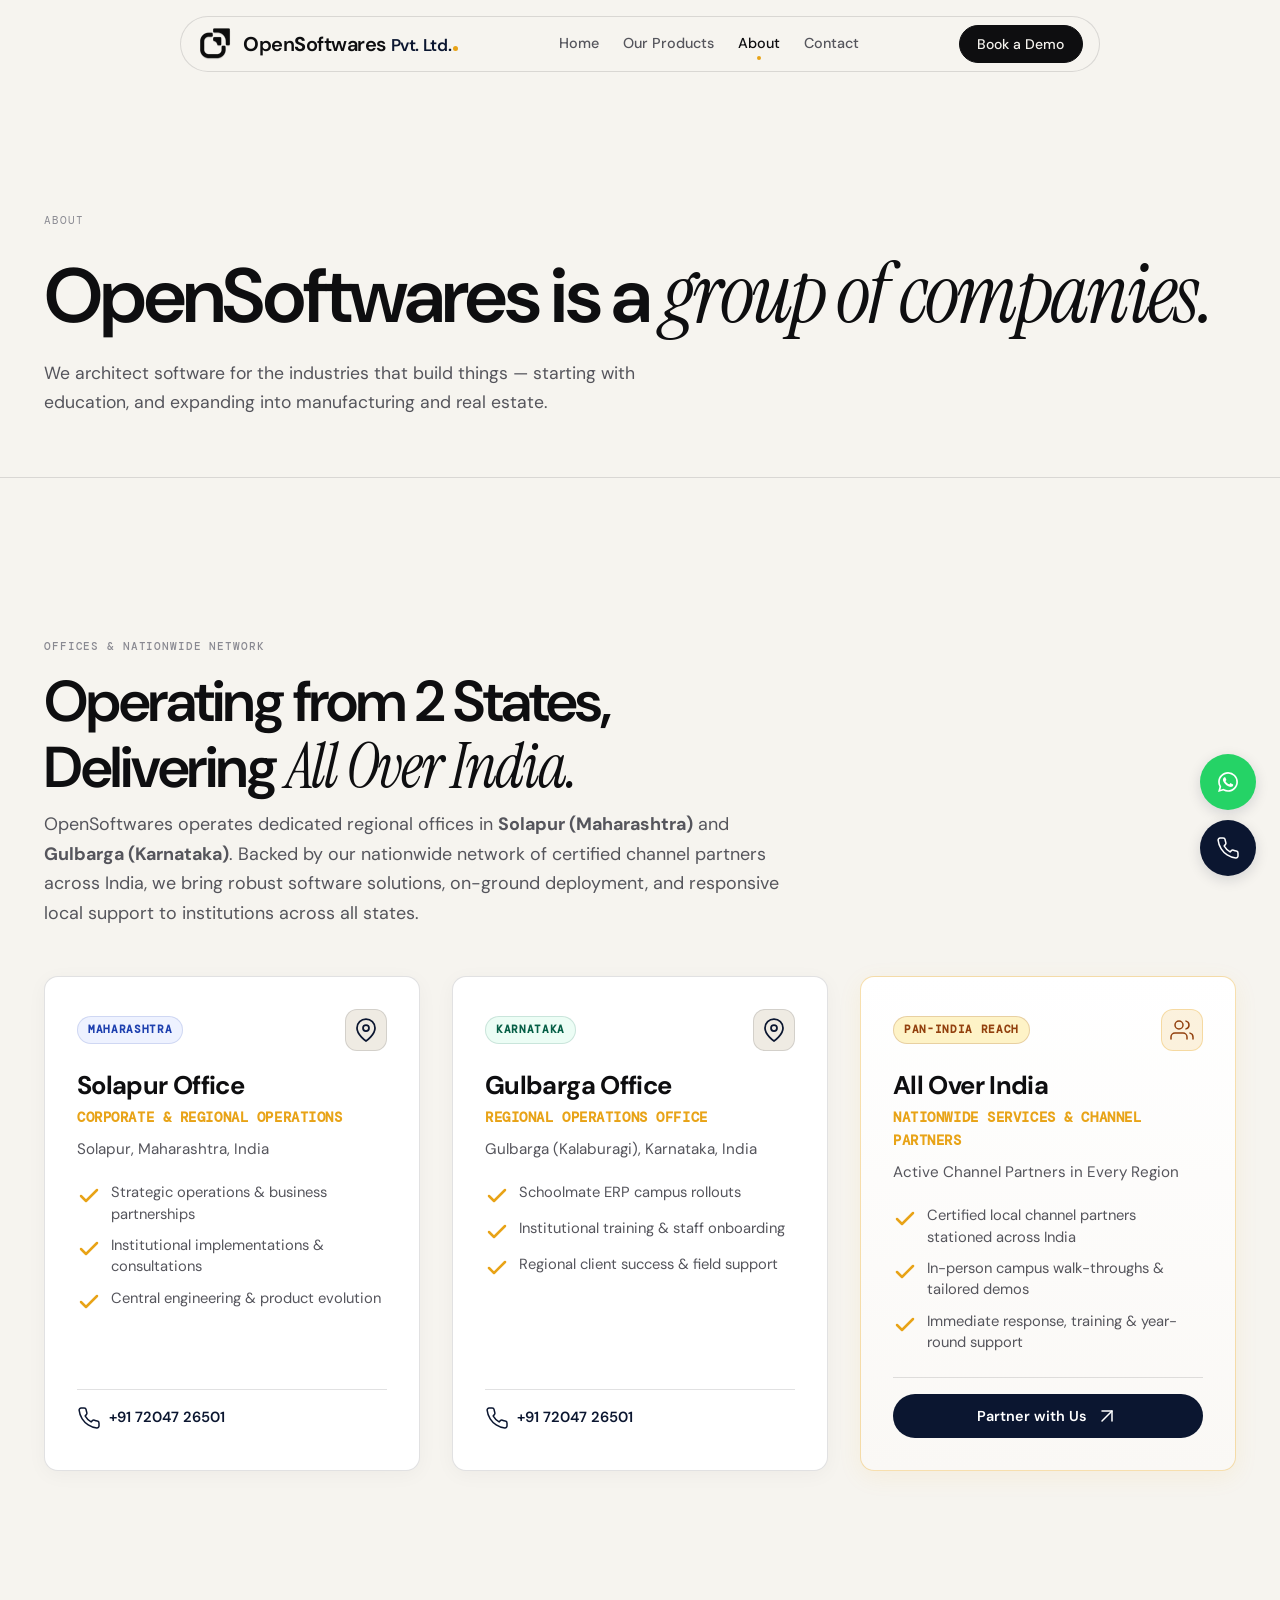
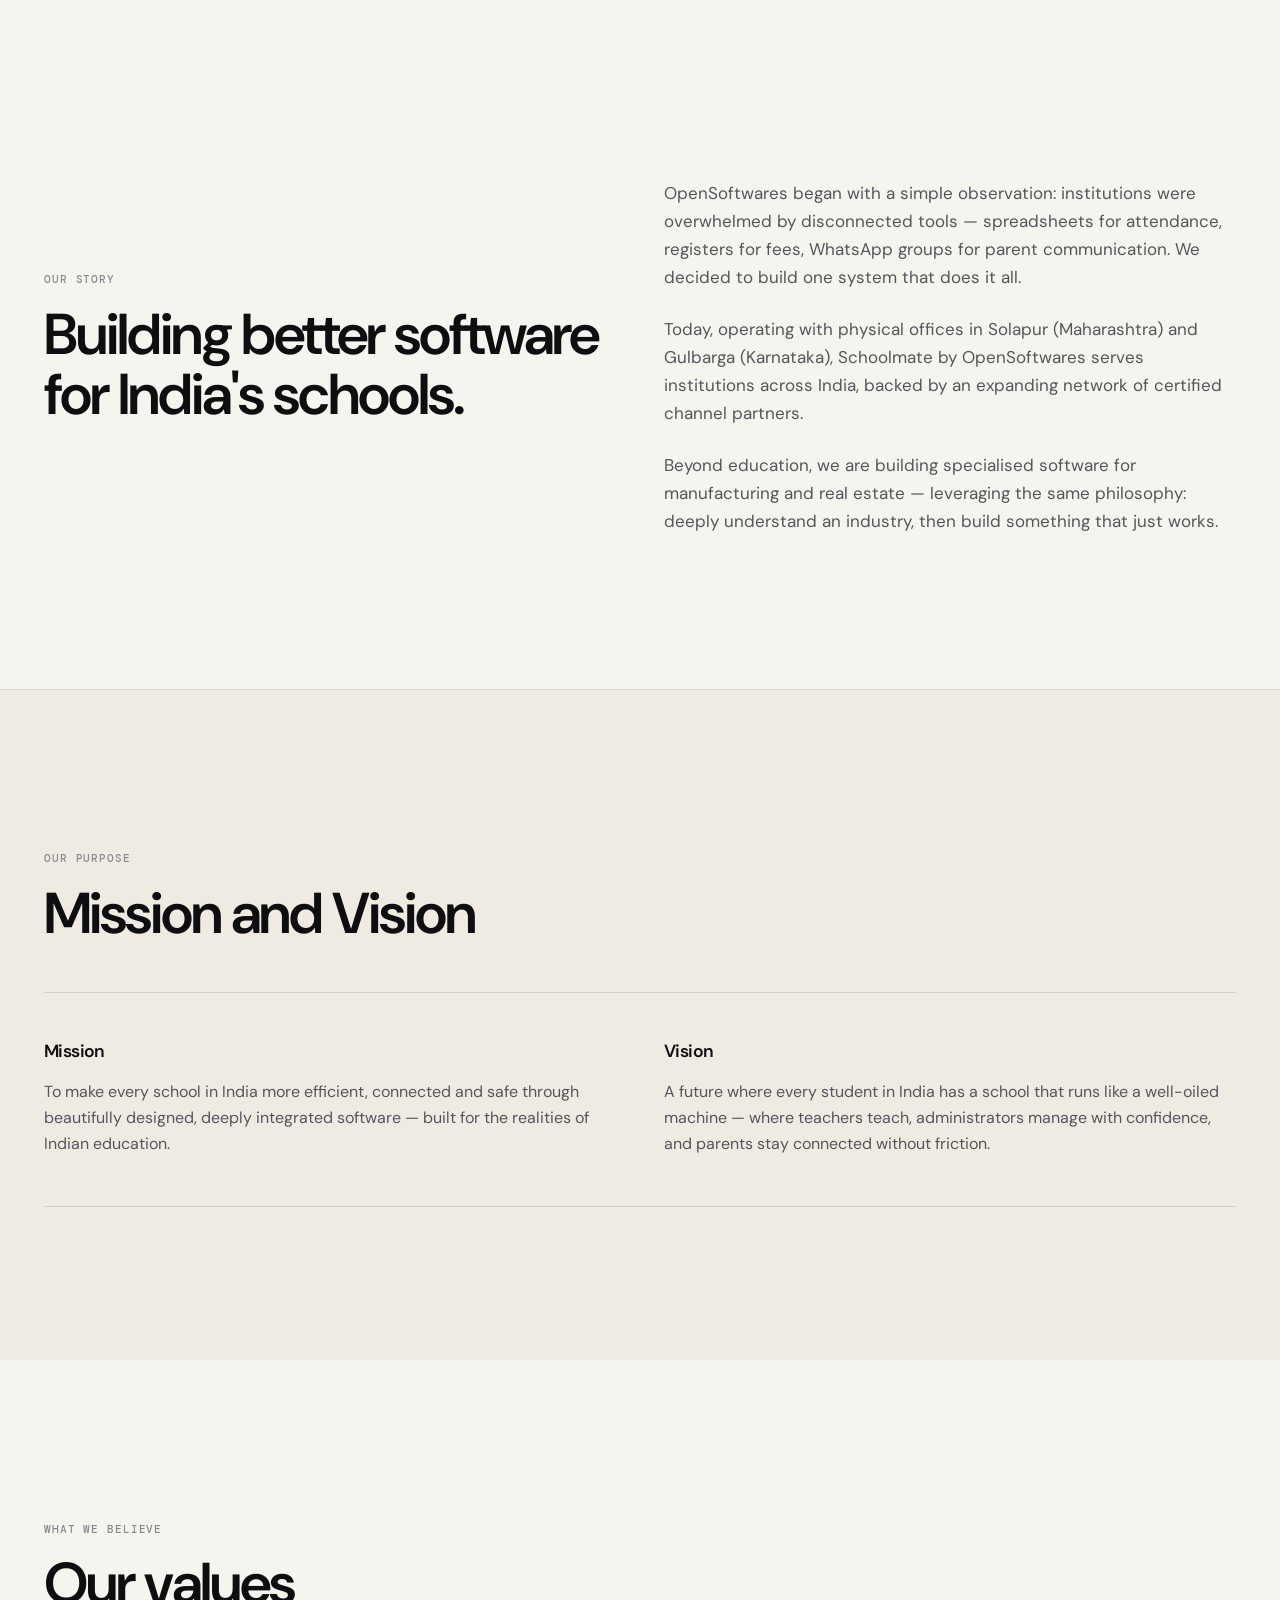
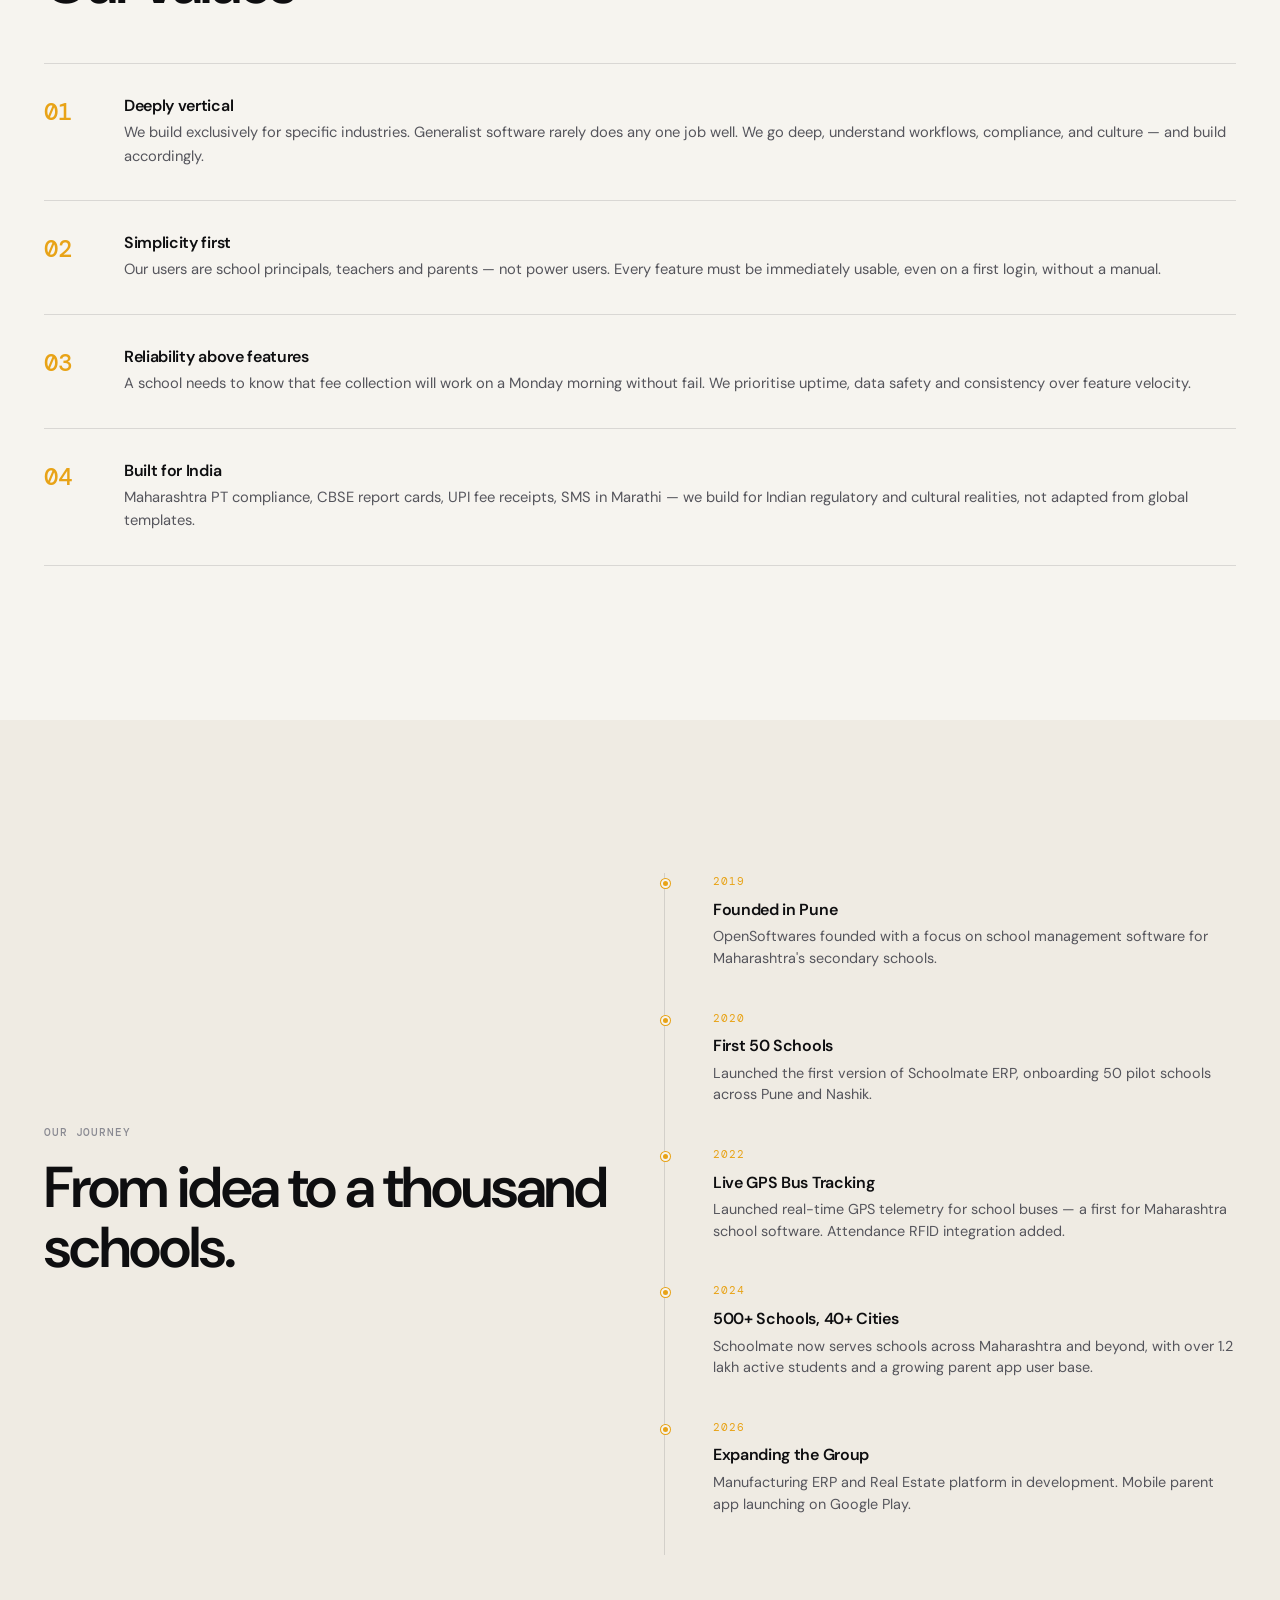
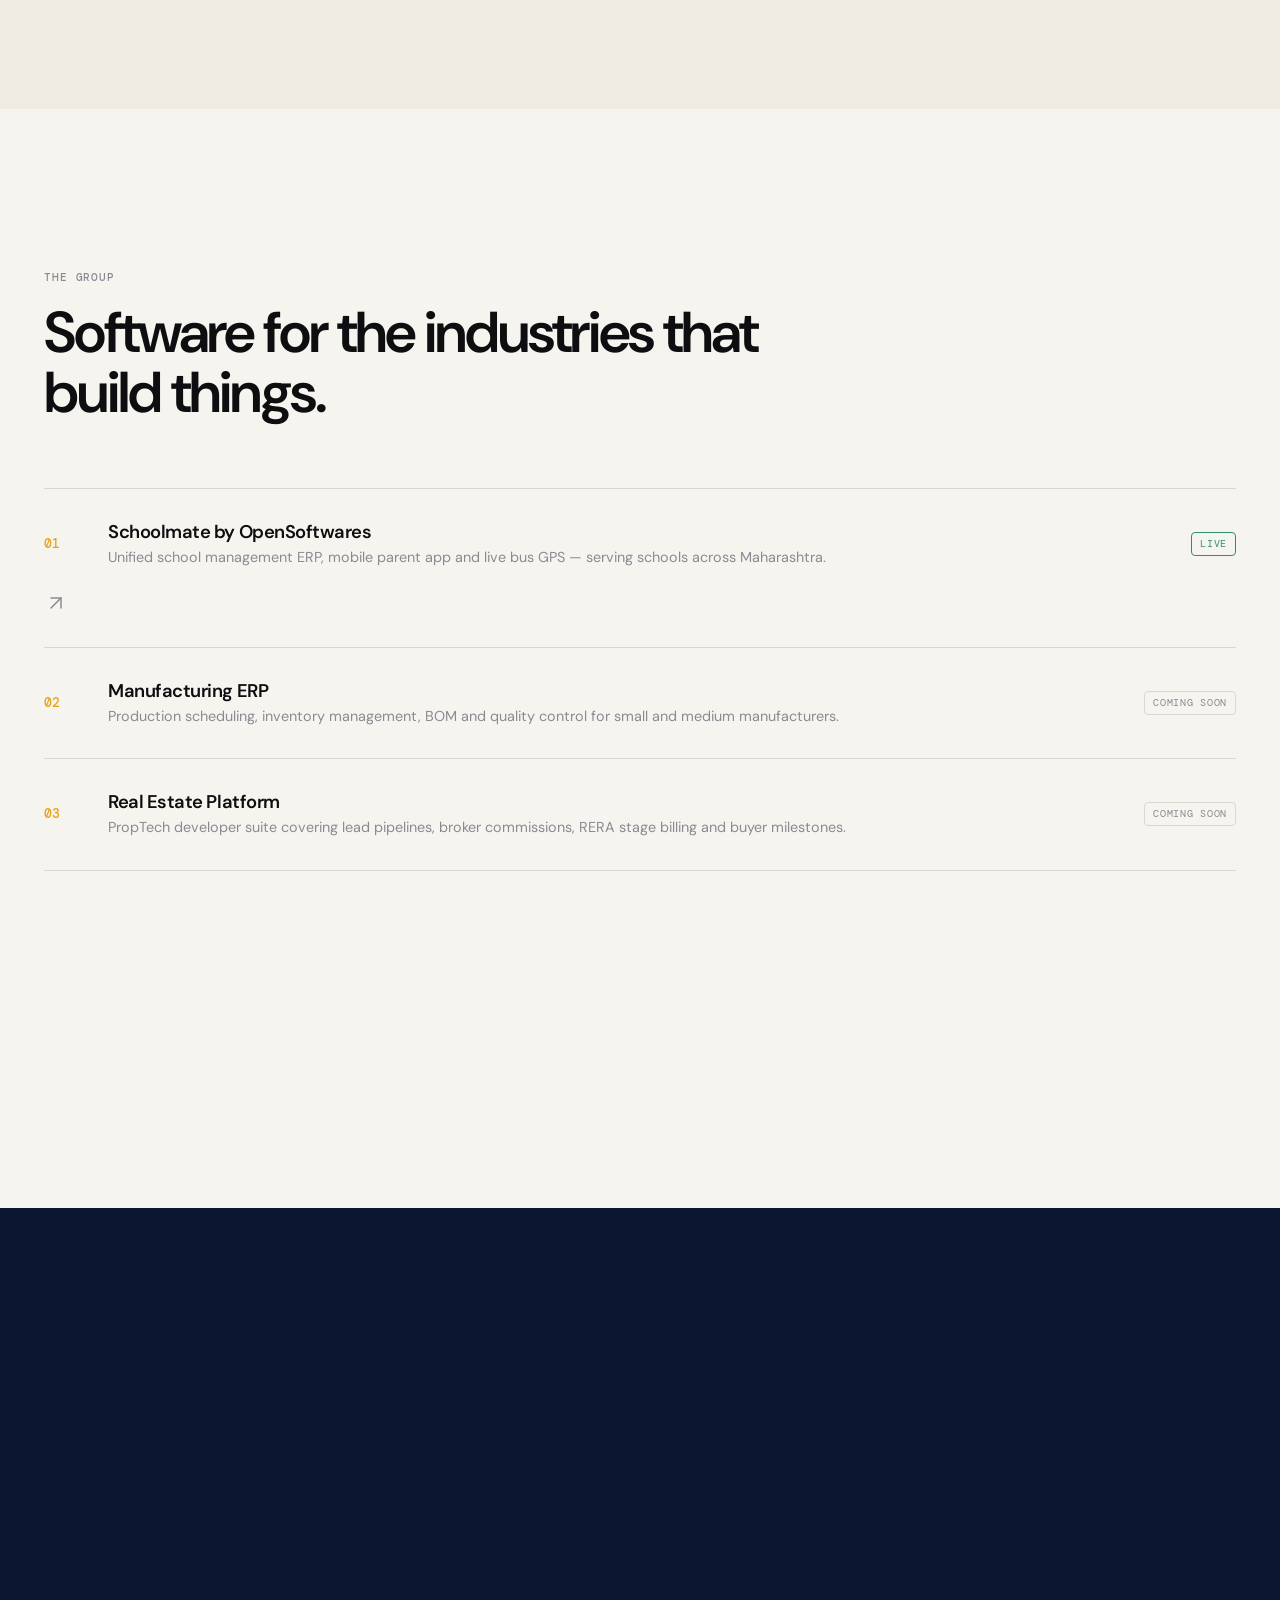
<file: about.html>
<!DOCTYPE html>
<html lang="en">
<head>
  <meta charset="UTF-8">
  <meta name="viewport" content="width=device-width, initial-scale=1.0">
  <title>About Us | OpenSoftwares (OpenSoftwares Pvt. Ltd.) — Group &amp; Vision</title>
  <meta name="description" content="Learn about OpenSoftwares (OpenSoftwares Pvt. Ltd.), an Indian software enterprise managing vertical platforms for education (Schoolmate ERP), manufacturing, and real estate.">
  <meta name="keywords" content="About Open Softwares, OpenSoftwares, Open Softwares Pvt Ltd, enterprise software India, Schoolmate ERP, software company Maharashtra">
  <meta name="author" content="OpenSoftwares Pvt. Ltd.">
  <link rel="canonical" href="https://opensoftwares.in/about.html">

  <!-- Favicon and Brand Icons -->
  <link rel="icon" href="/favicon.ico" sizes="48x48">
  <link rel="icon" type="image/png" sizes="32x32" href="/assets/brand/logo-mark-32.png">
  <link rel="icon" type="image/png" sizes="192x192" href="/assets/brand/logo-mark-192.png">
  <link rel="apple-touch-icon" sizes="180x180" href="/assets/brand/logo-mark-180.png">
  <link rel="manifest" href="/site.webmanifest">
  <meta name="theme-color" content="#F6F4EF">
  <meta name="application-name" content="OpenSoftwares Pvt. Ltd.">
  <meta name="apple-mobile-web-app-title" content="OpenSoftwares">
  <link rel="preload" href="/assets/brand/logo-transparent.png" as="image">

  <!-- Open Graph & Social -->
  <meta property="og:type" content="website">
  <meta property="og:url" content="https://opensoftwares.in/about.html">
  <meta property="og:site_name" content="OpenSoftwares Pvt. Ltd.">
  <meta property="og:title" content="About Us | OpenSoftwares (OpenSoftwares Pvt. Ltd.) — Group &amp; Vision">
  <meta property="og:description" content="Learn about OpenSoftwares (OpenSoftwares Pvt. Ltd.), an Indian software enterprise managing vertical platforms for education (Schoolmate ERP), manufacturing, and real estate.">
  <meta property="og:image" content="https://opensoftwares.in/assets/brand/og-image.png">
  <meta property="og:image:width" content="1200">
  <meta property="og:image:height" content="630">
  <meta property="og:image:alt" content="About OpenSoftwares (OpenSoftwares Pvt. Ltd.)">
  <meta name="twitter:card" content="summary_large_image">
  <meta name="twitter:title" content="About Us | OpenSoftwares (OpenSoftwares Pvt. Ltd.) — Group &amp; Vision">
  <meta name="twitter:description" content="Learn about OpenSoftwares (OpenSoftwares Pvt. Ltd.), an Indian software enterprise managing vertical platforms for education (Schoolmate ERP), manufacturing, and real estate.">
  <meta name="twitter:image" content="https://opensoftwares.in/assets/brand/og-image.png">

  <!-- Fonts -->
  <link rel="preconnect" href="https://fonts.googleapis.com">
  <link rel="preconnect" href="https://fonts.gstatic.com" crossorigin>
  <link href="https://fonts.googleapis.com/css2?family=DM+Sans:ital,wght@0,400;0,500;0,600;0,700;1,400&family=DM+Mono:wght@400;500&family=Instrument+Serif:ital@1&display=swap" rel="stylesheet">

  <style>
    .nav-link { position: relative; overflow: hidden; display: inline-flex; }
    .nav-link .nav-text-back { position: absolute; top: 100%; left: 50%; transform: translateX(-50%); opacity: 0; }
    .brand-logo-img { width: 36px; height: 36px; max-width: 36px; max-height: 36px; object-fit: contain; }
    .icon, .svg-icon { width: 24px; height: 24px; flex-shrink: 0; }
    .floating-btn svg, .floating-btn .icon, .floating-btn .svg-icon { width: 24px !important; height: 24px !important; min-width: 24px; min-height: 24px; }
    .icon-lg { width: 28px; height: 28px; }
    .overlay-close svg { width: 28px; height: 28px; }
  </style>

  <!-- CSS (Cache-busted) -->
  <link rel="stylesheet" href="/css/style.css?v=5.0">
  <link rel="stylesheet" href="/css/pages.css?v=3.0">

  <!-- Schema.org AboutPage JSON-LD -->
  <script type="application/ld+json">
  {
    "@context": "https://schema.org",
    "@graph": [
      {
        "@type": "AboutPage",
        "@id": "https://opensoftwares.in/about.html#webpage",
        "url": "https://opensoftwares.in/about.html",
        "name": "About Us | OpenSoftwares (OpenSoftwares Pvt. Ltd.)",
        "description": "Information about OpenSoftwares (OpenSoftwares Pvt. Ltd.), company background, mission, and industry verticals.",
        "isPartOf": {
          "@id": "https://opensoftwares.in/#website"
        },
        "about": {
          "@id": "https://opensoftwares.in/#organization"
        }
      },
      {
        "@type": "Organization",
        "@id": "https://opensoftwares.in/#organization",
        "name": "OpenSoftwares",
        "legalName": "OpenSoftwares Pvt. Ltd.",
        "alternateName": [
          "Open Softwares",
          "OpenSoftwares Pvt. Ltd.",
          "Open Softwares India"
        ],
        "url": "https://opensoftwares.in",
        "logo": "https://opensoftwares.in/assets/brand/logo-mark-512.png",
        "description": "OpenSoftwares is an enterprise software group with offices in Solapur (Maharashtra) and Gulbarga (Karnataka), delivering solutions and channel partner support all over India.",
        "address": [
          {
            "@type": "PostalAddress",
            "addressLocality": "Solapur",
            "addressRegion": "Maharashtra",
            "addressCountry": "IN"
          },
          {
            "@type": "PostalAddress",
            "addressLocality": "Gulbarga (Kalaburagi)",
            "addressRegion": "Karnataka",
            "addressCountry": "IN"
          }
        ],
        "areaServed": [
          {
            "@type": "Country",
            "name": "India"
          },
          {
            "@type": "AdministrativeArea",
            "name": "Maharashtra"
          },
          {
            "@type": "AdministrativeArea",
            "name": "Karnataka"
          }
        ],
        "sameAs": [
          "https://opensoftwares.in",
          "https://wa.me/917204726501",
          "https://www.linkedin.com/company/opensoftwares-pvt-ltd"
        ]
      }
    ]
  }
  </script>
</head>
<body class="inner-page">

  <!-- SVG Sprite -->
  <svg xmlns="http://www.w3.org/2000/svg" style="display:none;" aria-hidden="true">
    <defs>
      <symbol id="icon-map-pin" viewBox="0 0 24 24" fill="none" stroke="currentColor" stroke-width="1.75" stroke-linecap="round" stroke-linejoin="round">
        <path d="M21 10c0 7-9 13-9 13s-9-6-9-13a9 9 0 0 1 18 0z" />
        <circle cx="12" cy="10" r="3" />
      </symbol>

      <symbol id="icon-arrow-up-right" viewBox="0 0 24 24" fill="none" stroke="currentColor" stroke-width="1.5" stroke-linecap="round" stroke-linejoin="round"><line x1="7" y1="17" x2="17" y2="7"/><polyline points="7 7 17 7 17 17"/></symbol>
      <symbol id="icon-close" viewBox="0 0 24 24" fill="none" stroke="currentColor" stroke-width="2" stroke-linecap="round" stroke-linejoin="round"><line x1="18" y1="6" x2="6" y2="18"/><line x1="6" y1="6" x2="18" y2="18"/></symbol>
      <symbol id="icon-phone" viewBox="0 0 24 24" fill="none" stroke="currentColor" stroke-width="1.5" stroke-linecap="round" stroke-linejoin="round"><path d="M22 16.92v3a2 2 0 0 1-2.18 2 19.79 19.79 0 0 1-8.63-3.07 19.5 19.5 0 0 1-6-6 19.79 19.79 0 0 1-3.07-8.67A2 2 0 0 1 4.11 2h3a2 2 0 0 1 2 1.72 12.84 12.84 0 0 0 .7 2.81 2 2 0 0 1-.45 2.11L8.09 9.91a16 16 0 0 0 6 6l1.27-1.27a2 2 0 0 1 2.11-.45 12.84 12.84 0 0 0 2.81.7A2 2 0 0 1 22 16.92z"/></symbol>
      <symbol id="icon-chat" viewBox="0 0 24 24" fill="none" stroke="currentColor" stroke-width="1.5" stroke-linecap="round" stroke-linejoin="round"><path d="M21 11.5a8.38 8.38 0 0 1-.9 3.8 8.5 8.5 0 0 1-7.6 4.7 8.38 8.38 0 0 1-3.8-.9L3 21l1.9-5.7a8.38 8.38 0 0 1-.9-3.8 8.5 8.5 0 0 1 4.7-7.6 8.38 8.38 0 0 1 3.8-.9h.5a8.48 8.48 0 0 1 8 8v.5z"/></symbol>
      <symbol id="icon-whatsapp" viewBox="0 0 24 24" fill="currentColor"><path d="M12.04 2c-5.46 0-9.91 4.45-9.91 9.91 0 1.75.46 3.45 1.32 4.95L2.05 22l5.25-1.38c1.45.79 3.08 1.21 4.74 1.21 5.46 0 9.91-4.45 9.91-9.91 0-2.65-1.03-5.14-2.9-7.01A9.816 9.816 0 0012.04 2zm0 18.15c-1.48 0-2.93-.4-4.2-1.15l-.3-.18-3.12.82.83-3.04-.2-.31a8.15 8.15 0 01-1.25-4.38c0-4.54 3.7-8.24 8.24-8.24 2.2 0 4.27.86 5.82 2.42a8.18 8.18 0 012.41 5.82c0 4.54-3.7 8.24-8.23 8.24zm4.51-6.17c-.25-.12-1.47-.72-1.7-.81-.23-.08-.39-.12-.56.12-.17.25-.64.81-.79.97-.14.17-.29.19-.54.06-.25-.12-1.05-.39-2-1.23-.74-.66-1.24-1.47-1.39-1.72-.14-.25-.02-.38.11-.51.11-.11.25-.29.37-.43s.17-.25.25-.41c.08-.17.04-.31-.02-.43s-.56-1.34-.76-1.84c-.2-.48-.41-.42-.56-.43h-.48c-.17 0-.44.06-.67.31-.23.25-.89.87-.89 2.12s.91 2.46 1.04 2.63c.12.17 1.79 2.73 4.33 3.83.61.26 1.08.42 1.45.54.61.19 1.16.17 1.6.1.49-.08 1.47-.6 1.68-1.18.21-.59.21-1.09.15-1.19-.06-.11-.22-.17-.47-.3z"/></symbol>
      <symbol id="icon-check" viewBox="0 0 24 24" fill="none" stroke="currentColor" stroke-width="2.5" stroke-linecap="round" stroke-linejoin="round"><polyline points="20 6 9 17 4 12"/></symbol>
      <symbol id="icon-shield" viewBox="0 0 24 24" fill="none" stroke="currentColor" stroke-width="1.5" stroke-linecap="round" stroke-linejoin="round"><path d="M12 22s8-4 8-10V5l-8-3-8 3v7c0 6 8 10 8 10z"/></symbol>
      <symbol id="icon-users" viewBox="0 0 24 24" fill="none" stroke="currentColor" stroke-width="1.5" stroke-linecap="round" stroke-linejoin="round"><path d="M17 21v-2a4 4 0 0 0-4-4H5a4 4 0 0 0-4 4v2"/><circle cx="9" cy="7" r="4"/><path d="M23 21v-2a4 4 0 0 0-3-3.87"/><path d="M16 3.13a4 4 0 0 1 0 7.75"/></symbol>
      <symbol id="icon-bolt" viewBox="0 0 24 24" fill="none" stroke="currentColor" stroke-width="1.5" stroke-linecap="round" stroke-linejoin="round"><polygon points="13 2 3 14 12 14 11 22 21 10 12 10 13 2"/></symbol>
      <symbol id="icon-layers" viewBox="0 0 24 24" fill="none" stroke="currentColor" stroke-width="1.5" stroke-linecap="round" stroke-linejoin="round"><polygon points="12 2 2 7 12 12 22 7 12 2"/><polyline points="2 17 12 22 22 17"/><polyline points="2 12 12 17 22 12"/></symbol>
          <symbol id="icon-instagram" viewBox="0 0 24 24" fill="none" stroke="currentColor" stroke-width="2" stroke-linecap="round" stroke-linejoin="round">
        <rect x="2" y="2" width="20" height="20" rx="5" ry="5"/>
        <path d="M16 11.37A4 4 0 1 1 12.63 8 4 4 0 0 1 16 11.37z"/>
        <circle cx="17.5" cy="6.5" r="1.2" fill="currentColor" stroke="none"/>
      </symbol>
    </defs>
  </svg>

  <!-- Header -->
  <header class="site-header" id="siteHeader" role="banner">
    <div class="header-inner">
      <a href="index.html" class="brand-link" aria-label="OpenSoftwares Pvt. Ltd. Homepage">
        <img src="/assets/brand/logo-transparent.png" 
             srcset="/assets/brand/logo-transparent-36.png 1x, /assets/brand/logo-transparent-72.png 2x" 
             width="36" height="36" 
             alt="OpenSoftwares Pvt. Ltd. logo" 
             class="brand-logo-img">
        <span class="brand-wordmark">
          <span class="brand-cap">O</span>pen<span class="brand-cap">S</span>oftwares <span class="brand-legal">Pvt. Ltd.</span><span class="brand-dot" aria-hidden="true"></span>
        </span>
      </a>
      <nav class="nav-desktop" aria-label="Main Navigation">
        <ul class="nav-links">
          <li><a href="index.html" class="nav-link"><span class="nav-text-front">Home</span><span class="nav-text-back" aria-hidden="true">Home</span></a></li>
          <li><a href="products.html" class="nav-link"><span class="nav-text-front">Our Products</span><span class="nav-text-back" aria-hidden="true">Our Products</span></a></li>
          <li><a href="about.html" class="nav-link active" aria-current="page"><span class="nav-text-front">About</span><span class="nav-text-back" aria-hidden="true">About</span></a></li>
          <li><a href="contact.html" class="nav-link"><span class="nav-text-front">Contact</span><span class="nav-text-back" aria-hidden="true">Contact</span></a></li>
        </ul>
      </nav>
      <div class="header-cta">
        <a href="contact.html" class="btn btn-primary btn-sm">Book a Demo</a>
        <button class="nav-toggle" id="navToggle" type="button" aria-expanded="false" aria-controls="mobileOverlay" aria-label="Open navigation menu">
          <span class="nav-bar"></span>
          <span class="nav-bar"></span>
        </button>
      </div>
    </div>
  </header>

  <!-- Mobile Overlay -->
  <nav class="mobile-overlay" id="mobileOverlay" aria-label="Mobile Navigation" aria-hidden="true">
    <div class="mobile-overlay-header">
      <a href="index.html" class="brand-link brand-link-light" aria-label="OpenSoftwares Pvt. Ltd. Homepage">
        <img src="/assets/brand/logo-transparent.png" 
             srcset="/assets/brand/logo-transparent-32.png 1x, /assets/brand/logo-transparent-72.png 2x" 
             width="32" height="32" 
             alt="OpenSoftwares Pvt. Ltd. logo" 
             class="brand-logo-img brand-logo-darkmode">
        <span class="brand-wordmark"><span class="brand-cap">O</span>pen<span class="brand-cap">S</span>oftwares <span class="brand-legal">Pvt. Ltd.</span><span class="brand-dot"></span></span>
      </a>
      <button class="overlay-close" id="overlayClose" type="button" aria-label="Close navigation menu">
        <svg class="icon"><use href="#icon-close"></use></svg>
      </button>
    </div>
    <ul class="mobile-nav-list">
      <li class="mobile-nav-item"><span class="mobile-nav-index">01</span><a href="index.html" class="mobile-nav-link">Home</a></li>
      <li class="mobile-nav-item"><span class="mobile-nav-index">02</span><a href="products.html" class="mobile-nav-link">Our Products</a></li>
      <li class="mobile-nav-item"><span class="mobile-nav-index">03</span><a href="about.html" class="mobile-nav-link active">About</a></li>
      <li class="mobile-nav-item"><span class="mobile-nav-index">04</span><a href="contact.html" class="mobile-nav-link">Contact</a></li>
    </ul>
    <div class="mobile-overlay-footer">
      <p class="mobile-footer-notice">Schoolmate app — coming soon on Google Play</p>
      <div class="mobile-footer-contacts">
        <a href="tel:+917204726501" class="mobile-footer-link"><svg class="icon icon-sm"><use href="#icon-phone"></use></svg> +91 72047 26501</a>
        <a href="https://wa.me/917204726501?text=Hi%2C%20I%20want%20to%20know%20more%20about%20school%20software" class="mobile-footer-link"><svg class="icon icon-sm icon-filled"><use href="#icon-whatsapp"></use></svg> WhatsApp</a>
        <!-- Temporarily commented out Instagram:
        <a href="https://www.instagram.com/opensoftwares_" target="_blank" rel="noopener noreferrer" class="mobile-footer-link"><svg class="icon icon-sm"><use href="#icon-instagram"></use></svg> @opensoftwares_</a>
        -->

      </div>
    </div>
  </nav>

  <main id="mainContent">

    <!-- Page Hero -->
    <section class="page-hero" aria-labelledby="aboutPageTitle">
      <div class="container">
        <span class="page-hero-eyebrow">About</span>
        <h1 class="page-hero-title" id="aboutPageTitle">
          OpenSoftwares is a <em class="serif">group of companies.</em>
        </h1>
        <p class="page-hero-desc">
          We architect software for the industries that build things — starting with education, and expanding into manufacturing and real estate.
        </p>
      </div>
    </section>

    <!-- =========================================================================
         OFFICES IN 2 STATES & PAN-INDIA REACH (Start of About Section)
         ========================================================================= -->
    <section class="section section-presence" id="locations" aria-labelledby="aboutLocationsTitle">
      <div class="container">
        <div class="about-presence-header reveal">
          <span class="section-label">Offices &amp; Nationwide Network</span>
          <h2 id="aboutLocationsTitle" class="section-title">
            Operating from 2 States, Delivering <em class="serif">All Over India.</em>
          </h2>
          <p class="section-lead">
            OpenSoftwares operates dedicated regional offices in <strong>Solapur (Maharashtra)</strong> and <strong>Gulbarga (Karnataka)</strong>. Backed by our nationwide network of certified channel partners across India, we bring robust software solutions, on-ground deployment, and responsive local support to institutions across all states.
          </p>
        </div>

        <div class="presence-grid">
          <!-- Solapur Card -->
          <article class="presence-card reveal" role="region" aria-label="Solapur Office, Maharashtra">
            <div class="presence-card-top">
              <span class="presence-badge state-badge-mh">Maharashtra</span>
              <div class="presence-card-icon" aria-hidden="true">
                <svg class="icon"><use href="#icon-map-pin"></use></svg>
              </div>
            </div>
            <h3 class="presence-city">Solapur Office</h3>
            <p class="presence-role">Corporate &amp; Regional Operations</p>
            <p class="presence-state">Solapur, Maharashtra, India</p>
            <ul class="presence-highlights" role="list">
              <li>
                <svg class="icon icon-sm"><use href="#icon-check"></use></svg>
                <span>Strategic operations &amp; business partnerships</span>
              </li>
              <li>
                <svg class="icon icon-sm"><use href="#icon-check"></use></svg>
                <span>Institutional implementations &amp; consultations</span>
              </li>
              <li>
                <svg class="icon icon-sm"><use href="#icon-check"></use></svg>
                <span>Central engineering &amp; product evolution</span>
              </li>
            </ul>
            <div class="presence-card-action">
              <a href="tel:+917204726501" class="presence-link">
                <svg class="icon icon-sm"><use href="#icon-phone"></use></svg>
                <span>+91 72047 26501</span>
              </a>
            </div>
          </article>

          <!-- Gulbarga Card -->
          <article class="presence-card reveal reveal-delay-1" role="region" aria-label="Gulbarga Office, Karnataka">
            <div class="presence-card-top">
              <span class="presence-badge state-badge-ka">Karnataka</span>
              <div class="presence-card-icon" aria-hidden="true">
                <svg class="icon"><use href="#icon-map-pin"></use></svg>
              </div>
            </div>
            <h3 class="presence-city">Gulbarga Office</h3>
            <p class="presence-role">Regional Operations Office</p>
            <p class="presence-state">Gulbarga (Kalaburagi), Karnataka, India</p>
            <ul class="presence-highlights" role="list">
              <li>
                <svg class="icon icon-sm"><use href="#icon-check"></use></svg>
                <span>Schoolmate ERP campus rollouts</span>
              </li>
              <li>
                <svg class="icon icon-sm"><use href="#icon-check"></use></svg>
                <span>Institutional training &amp; staff onboarding</span>
              </li>
              <li>
                <svg class="icon icon-sm"><use href="#icon-check"></use></svg>
                <span>Regional client success &amp; field support</span>
              </li>
            </ul>
            <div class="presence-card-action">
              <a href="tel:+917204726501" class="presence-link">
                <svg class="icon icon-sm"><use href="#icon-phone"></use></svg>
                <span>+91 72047 26501</span>
              </a>
            </div>
          </article>

          <!-- All India Services & Channel Partners -->
          <article class="presence-card presence-card-featured reveal reveal-delay-2" role="region" aria-label="Services & Channel Partners All Over India">
            <div class="presence-card-top">
              <span class="presence-badge state-badge-india">Pan-India Reach</span>
              <div class="presence-card-icon presence-icon-accent" aria-hidden="true">
                <svg class="icon"><use href="#icon-users"></use></svg>
              </div>
            </div>
            <h3 class="presence-city">All Over India</h3>
            <p class="presence-role">Nationwide Services &amp; Channel Partners</p>
            <p class="presence-state">Active Channel Partners in Every Region</p>
            <ul class="presence-highlights" role="list">
              <li>
                <svg class="icon icon-sm"><use href="#icon-check"></use></svg>
                <span>Certified local channel partners stationed across India</span>
              </li>
              <li>
                <svg class="icon icon-sm"><use href="#icon-check"></use></svg>
                <span>In-person campus walk-throughs &amp; tailored demos</span>
              </li>
              <li>
                <svg class="icon icon-sm"><use href="#icon-check"></use></svg>
                <span>Immediate response, training &amp; year-round support</span>
              </li>
            </ul>
            <div class="presence-card-action">
              <a href="contact.html" class="presence-btn-primary">
                <span>Partner with Us</span>
                <svg class="icon icon-sm"><use href="#icon-arrow-up-right"></use></svg>
              </a>
            </div>
          </article>
        </div>
      </div>
    </section>

    <!-- About Body -->
    <section class="section" aria-labelledby="aboutStoryTitle">
      <div class="container">
        <div class="split-two">
          <div class="reveal">
            <span class="section-label">Our story</span>
            <h2 id="aboutStoryTitle" style="margin-bottom:var(--s3);">Building better software for India's schools.</h2>
          </div>
          <div class="reveal reveal-delay-2">
            <p style="margin-bottom:var(--s3);">
              OpenSoftwares began with a simple observation: institutions were overwhelmed by disconnected tools — spreadsheets for attendance, registers for fees, WhatsApp groups for parent communication. We decided to build one system that does it all.
            </p>
            <p style="margin-bottom:var(--s3);">
              Today, operating with physical offices in Solapur (Maharashtra) and Gulbarga (Karnataka), Schoolmate by OpenSoftwares serves institutions across India, backed by an expanding network of certified channel partners.
            </p>
            <p>
              Beyond education, we are building specialised software for manufacturing and real estate — leveraging the same philosophy: deeply understand an industry, then build something that just works.
            </p>
          </div>
        </div>
      </div>
    </section>

    <hr class="hairline">

    <!-- Mission / Vision -->
    <section class="section section-alt" aria-labelledby="missionTitle">
      <div class="container">
        <span class="section-label">Our purpose</span>
        <h2 id="missionTitle" class="reveal" style="margin-bottom:var(--s6);">Mission and Vision</h2>
        <div class="mission-grid">
          <div class="mission-item reveal">
            <h3>Mission</h3>
            <p>
              To make every school in India more efficient, connected and safe through beautifully designed, deeply integrated software — built for the realities of Indian education.
            </p>
          </div>
          <div class="mission-item reveal reveal-delay-2">
            <h3>Vision</h3>
            <p>
              A future where every student in India has a school that runs like a well-oiled machine — where teachers teach, administrators manage with confidence, and parents stay connected without friction.
            </p>
          </div>
        </div>
      </div>
    </section>

    <!-- Values -->
    <section class="section" aria-labelledby="valuesTitle">
      <div class="container">
        <span class="section-label">What we believe</span>
        <h2 id="valuesTitle" class="reveal" style="margin-bottom:var(--s6);">Our values</h2>
        <ul class="values-list reveal reveal-delay-1" role="list">
          <li class="values-item">
            <div class="values-num">01</div>
            <div class="values-content">
              <h3>Deeply vertical</h3>
              <p>We build exclusively for specific industries. Generalist software rarely does any one job well. We go deep, understand workflows, compliance, and culture — and build accordingly.</p>
            </div>
          </li>
          <li class="values-item">
            <div class="values-num">02</div>
            <div class="values-content">
              <h3>Simplicity first</h3>
              <p>Our users are school principals, teachers and parents — not power users. Every feature must be immediately usable, even on a first login, without a manual.</p>
            </div>
          </li>
          <li class="values-item">
            <div class="values-num">03</div>
            <div class="values-content">
              <h3>Reliability above features</h3>
              <p>A school needs to know that fee collection will work on a Monday morning without fail. We prioritise uptime, data safety and consistency over feature velocity.</p>
            </div>
          </li>
          <li class="values-item">
            <div class="values-num">04</div>
            <div class="values-content">
              <h3>Built for India</h3>
              <p>Maharashtra PT compliance, CBSE report cards, UPI fee receipts, SMS in Marathi — we build for Indian regulatory and cultural realities, not adapted from global templates.</p>
            </div>
          </li>
        </ul>
      </div>
    </section>

    <!-- Milestone Timeline -->
    <section class="section section-alt" aria-labelledby="timelineTitle">
      <div class="container">
        <div class="split-two">
          <div class="reveal">
            <span class="section-label">Our journey</span>
            <h2 id="timelineTitle" style="margin-bottom:var(--s4);">From idea to a thousand schools.</h2>
          </div>
          <div class="reveal reveal-delay-2">
            <div class="timeline" role="list">
              <div class="timeline-item" role="listitem">
                <div class="timeline-year">2019</div>
                <div class="timeline-title">Founded in Pune</div>
                <div class="timeline-desc">OpenSoftwares founded with a focus on school management software for Maharashtra's secondary schools.</div>
              </div>
              <div class="timeline-item" role="listitem">
                <div class="timeline-year">2020</div>
                <div class="timeline-title">First 50 Schools</div>
                <div class="timeline-desc">Launched the first version of Schoolmate ERP, onboarding 50 pilot schools across Pune and Nashik.</div>
              </div>
              <div class="timeline-item" role="listitem">
                <div class="timeline-year">2022</div>
                <div class="timeline-title">Live GPS Bus Tracking</div>
                <div class="timeline-desc">Launched real-time GPS telemetry for school buses — a first for Maharashtra school software. Attendance RFID integration added.</div>
              </div>
              <div class="timeline-item" role="listitem">
                <div class="timeline-year">2024</div>
                <div class="timeline-title">500+ Schools, 40+ Cities</div>
                <div class="timeline-desc">Schoolmate now serves schools across Maharashtra and beyond, with over 1.2 lakh active students and a growing parent app user base.</div>
              </div>
              <div class="timeline-item" role="listitem">
                <div class="timeline-year">2026</div>
                <div class="timeline-title">Expanding the Group</div>
                <div class="timeline-desc">Manufacturing ERP and Real Estate platform in development. Mobile parent app launching on Google Play.</div>
              </div>
            </div>
          </div>
        </div>
      </div>
    </section>

    <!-- Group of Companies -->
    <section class="section" id="group" aria-labelledby="groupTitle">
      <div class="container">
        <span class="section-label">The Group</span>
        <h2 id="groupTitle" class="reveal" style="max-width:18ch;margin-bottom:var(--s7);">
          Software for the industries that build things.
        </h2>
        <div class="reveal reveal-delay-1" role="list">
          <a href="schoolmate.html" class="group-row" role="listitem" aria-label="Schoolmate — Education, live">
            <div class="group-row-num">01</div>
            <div class="group-row-info">
              <h3>Schoolmate by OpenSoftwares</h3>
              <p>Unified school management ERP, mobile parent app and live bus GPS — serving schools across Maharashtra.</p>
            </div>
            <div class="group-row-status live">Live</div>
            <svg class="group-row-arrow icon icon-sm"><use href="#icon-arrow-up-right"></use></svg>
          </a>
          <div class="group-row" role="listitem" aria-label="Manufacturing ERP — coming soon">
            <div class="group-row-num">02</div>
            <div class="group-row-info">
              <h3>Manufacturing ERP</h3>
              <p>Production scheduling, inventory management, BOM and quality control for small and medium manufacturers.</p>
            </div>
            <div class="group-row-status">Coming Soon</div>
          </div>
          <div class="group-row" role="listitem" aria-label="Real Estate Platform — coming soon">
            <div class="group-row-num">03</div>
            <div class="group-row-info">
              <h3>Real Estate Platform</h3>
              <p>PropTech developer suite covering lead pipelines, broker commissions, RERA stage billing and buyer milestones.</p>
            </div>
            <div class="group-row-status">Coming Soon</div>
          </div>
        </div>
      </div>
    </section>

    <!-- CTA band -->
    <section class="cta-band" aria-labelledby="aboutCtaTitle">
      <div class="cta-logo-wrap">
        <img src="/assets/brand/logo-transparent.png" 
             srcset="/assets/brand/logo-transparent-48.png 1x, /assets/brand/logo-transparent-72.png 2x" 
             width="48" height="48" 
             alt="OpenSoftwares Pvt. Ltd. logo" 
             class="brand-logo-img brand-logo-darkmode">
      </div>
      <h2 id="aboutCtaTitle">Ready to see Schoolmate?</h2>
      <p>Book a free, 30-minute live demo for your school. No obligation, no sales pressure.</p>
      <div class="cta-actions">
        <a href="contact.html" class="btn-cta-primary">
          Book a free demo
          <svg class="icon icon-sm"><use href="#icon-arrow-up-right"></use></svg>
        </a>
        <a href="https://wa.me/917204726501?text=Hi%2C%20I%20want%20to%20know%20more%20about%20school%20software" class="btn-cta-wa">
          <svg class="icon icon-sm icon-filled" style="color:#25D366;"><use href="#icon-whatsapp"></use></svg>
          Chat on WhatsApp
        </a>
      </div>
    </section>

  </main>

  <!-- Footer -->
  <footer class="site-footer" role="contentinfo">
    <div class="container">
      <div class="footer-grid">
        <div class="footer-brand">
          <a href="index.html" class="brand-link brand-link-light" aria-label="OpenSoftwares Pvt. Ltd. Homepage">
            <img src="/assets/brand/logo-transparent.png" 
                 srcset="/assets/brand/logo-transparent-36.png 1x, /assets/brand/logo-transparent-72.png 2x" 
                 width="36" height="36" 
                 alt="OpenSoftwares Pvt. Ltd. logo" 
                 class="brand-logo-img brand-logo-darkmode">
            <span class="brand-wordmark"><span class="brand-cap">O</span>pen<span class="brand-cap">S</span>oftwares <span class="brand-legal">Pvt. Ltd.</span><span class="brand-dot"></span></span>
          </a>
          <p>OpenSoftwares is a group of companies managing software in education, manufacturing and real estate. Offices in Solapur (Maharashtra) &amp; Gulbarga (Karnataka) with services and channel partners available all over India. Flagship product: Schoolmate by OpenSoftwares.</p>
          <ul class="footer-contact-list">
            <li><a href="tel:+917204726501"><svg class="icon icon-sm"><use href="#icon-phone"></use></svg> +91 72047 26501</a></li>
            <li><a href="mailto:contact@opensoftwares.in"><svg class="icon icon-sm"><use href="#icon-chat"></use></svg> contact@opensoftwares.in</a></li>
            <li><a href="https://wa.me/917204726501?text=Hi%2C%20I%20want%20to%20know%20more%20about%20school%20software"><svg class="icon icon-sm icon-filled"><use href="#icon-whatsapp"></use></svg> WhatsApp</a></li>
            <!-- Temporarily commented out Instagram:
            <li><a href="https://www.instagram.com/opensoftwares_" target="_blank" rel="noopener noreferrer"><svg class="icon icon-sm"><use href="#icon-instagram"></use></svg> @opensoftwares_</a></li>
            -->

          </ul>
        </div>
        <div>
          <p class="footer-col-title">Products</p>
          <ul class="footer-nav-list">
            <li><a href="products.html">Our Products</a></li>
            <li><a href="products.html#education">Education (Schoolmate)</a></li>
            <li><a href="products.html#real-estate">Real Estate</a></li>
            <li><a href="products.html#manufacturing">Manufacturing</a></li>
            <li><a href="schoolmate.html">Schoolmate Details</a></li>
          </ul>
        </div>
        <div>
          <p class="footer-col-title">Company</p>
          <ul class="footer-nav-list"><li><a href="about.html">About Us</a></li><li><a href="contact.html">Contact</a></li></ul>
        </div>
        <div>
          <p class="footer-col-title">Contact</p>
          <ul class="footer-nav-list"><li><a href="tel:+917204726501">+91 72047 26501</a></li><li><a href="mailto:contact@opensoftwares.in">contact@opensoftwares.in</a></li></ul>
        </div>
      </div>
      <div class="footer-bottom">
        <p class="footer-copyright">&copy; OpenSoftwares Pvt. Ltd.</p>
        <ul class="footer-legal-links"><li><a href="contact.html">Privacy</a></li><li><a href="sitemap.xml">Sitemap</a></li></ul>
      </div>
    </div>
  </footer>

  <!-- Floating Buttons -->
    <div class="floating-actions" aria-label="Contact shortcuts">
    <!-- Temporarily commented out Instagram:
    <a href="https://www.instagram.com/opensoftwares_" target="_blank" rel="noopener noreferrer" class="floating-btn floating-btn-instagram" aria-label="Follow OpenSoftwares on Instagram (@opensoftwares_)">
      <span class="floating-tooltip">Instagram @opensoftwares_</span>
      <svg class="icon" style="color: #FFFFFF;" width="24" height="24"><use href="#icon-instagram"></use></svg>
    </a>
    -->
    <a href="https://wa.me/917204726501?text=Hi%2C%20I%20want%20to%20know%20more%20about%20school%20software" class="floating-btn floating-btn-whatsapp" aria-label="Chat on WhatsApp" target="_blank" rel="noopener noreferrer">
      <svg class="icon icon-filled" width="28" height="28"><use href="#icon-whatsapp"></use></svg>
      <span class="floating-tooltip">WhatsApp</span>
    </a>
    <a href="tel:+917204726501" class="floating-btn floating-btn-call" aria-label="Call +91 72047 26501">
      <svg class="icon" width="24" height="24"><use href="#icon-phone"></use></svg>
      <span class="floating-tooltip">Call Us</span>
    </a>
  </div>

  <script src="/js/main.js?v=3.9" defer></script>
</body>
</html>
</file>
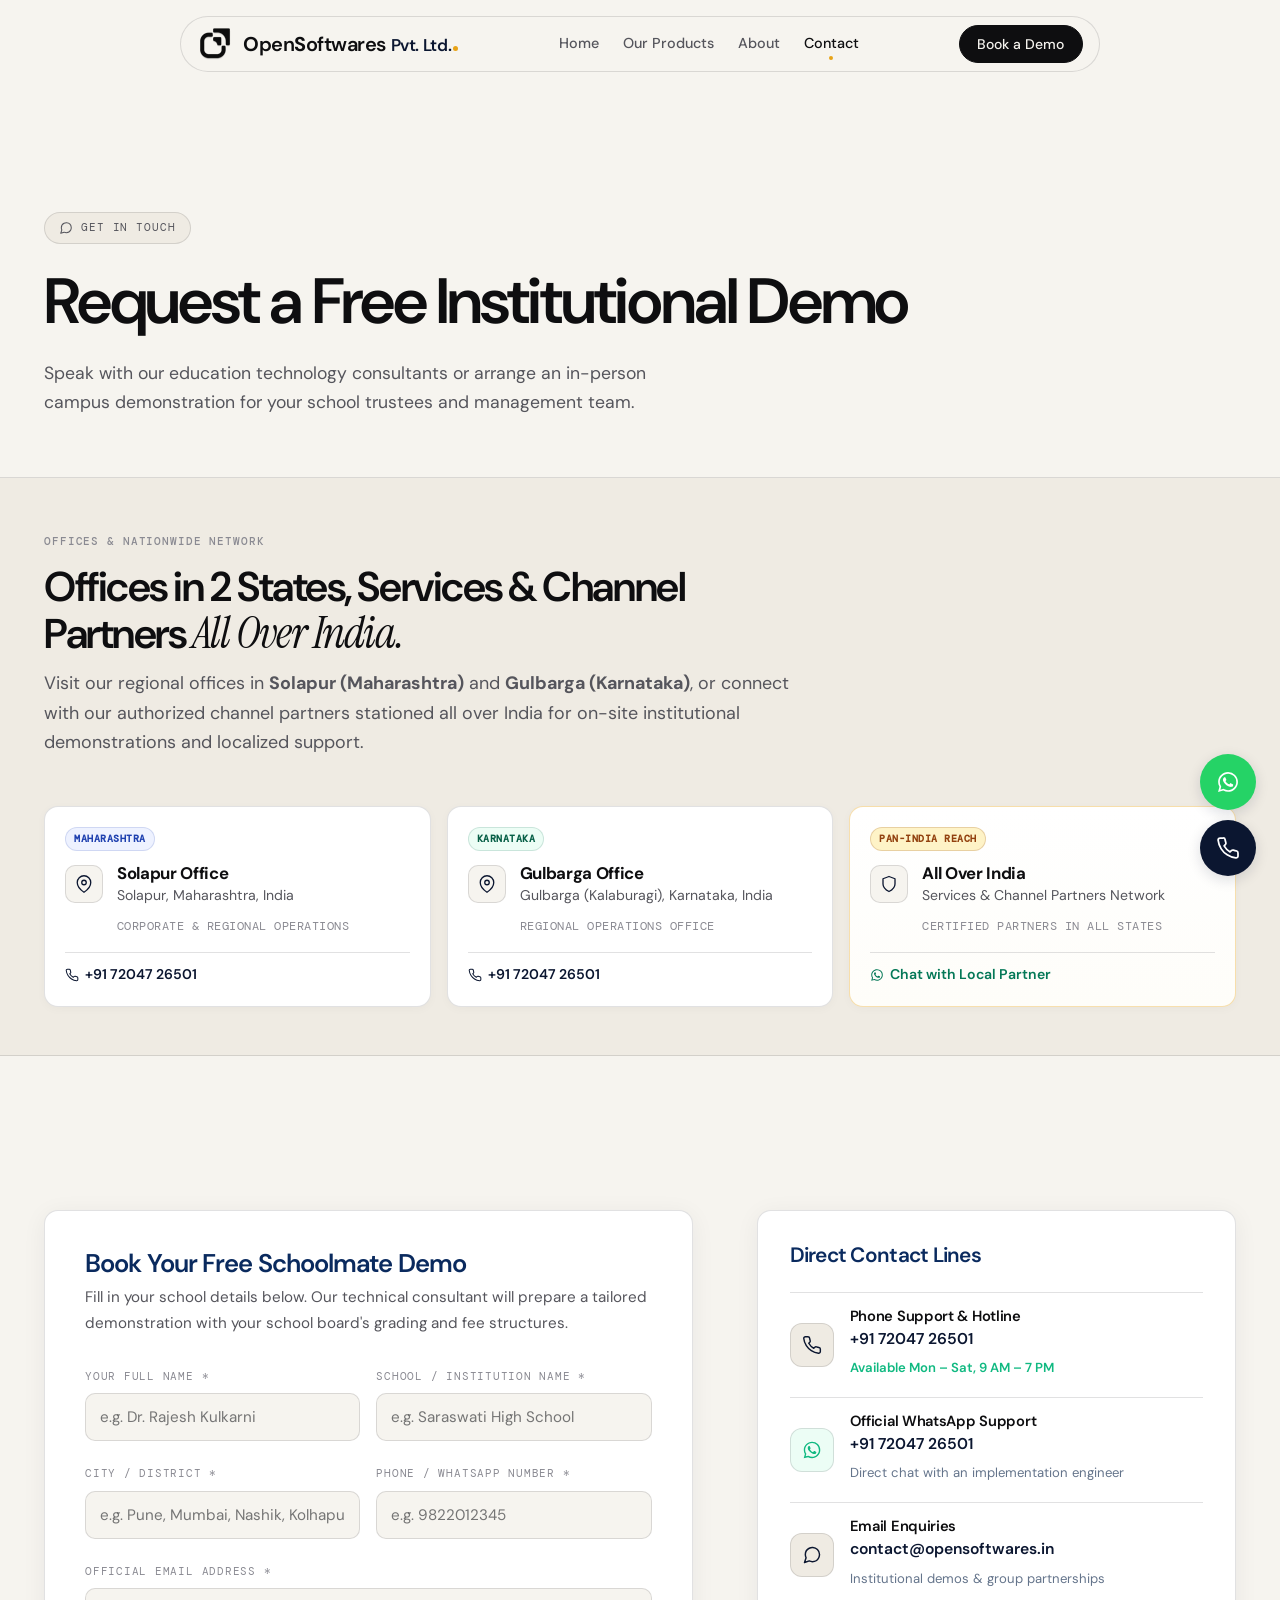
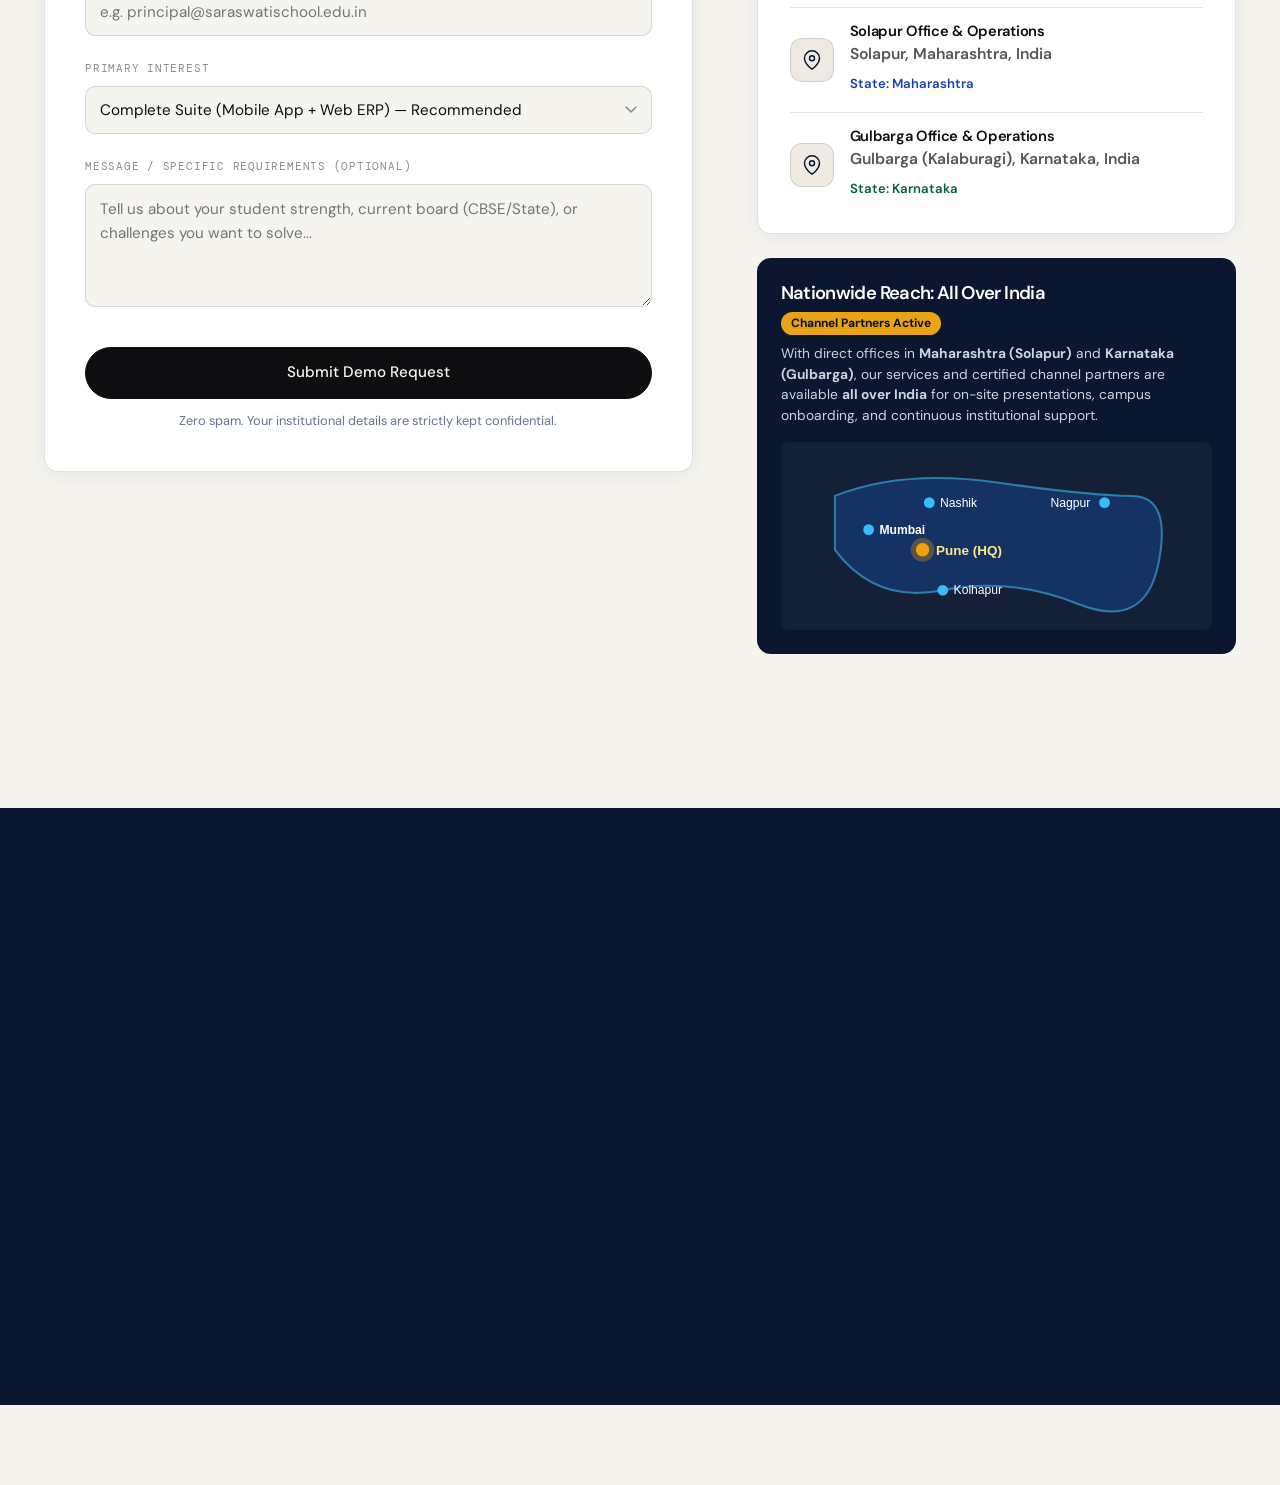
<file: contact.html>
<!DOCTYPE html>
<html lang="en">
<head>
  <meta charset="UTF-8">
  <meta name="viewport" content="width=device-width, initial-scale=1.0">
  <title>Contact &amp; Book a Schoolmate Demo | OpenSoftwares (OpenSoftwares Pvt. Ltd.)</title>
  <meta name="description" content="Request a live free demonstration of Schoolmate ERP for your school or institution. Contact OpenSoftwares (OpenSoftwares Pvt. Ltd.) by phone, email or WhatsApp across Maharashtra.">
  <meta name="keywords" content="Contact OpenSoftwares, OpenSoftwares, Open Softwares Pvt Ltd, book Schoolmate demo, school ERP demo Maharashtra, educational software contact">
  <meta name="author" content="OpenSoftwares Pvt. Ltd.">
  <link rel="canonical" href="https://opensoftwares.in/contact.html">

  <!-- Favicon and Brand Icons -->
  <link rel="icon" href="/favicon.ico" sizes="48x48">
  <link rel="icon" type="image/png" sizes="32x32" href="/assets/brand/logo-mark-32.png">
  <link rel="icon" type="image/png" sizes="192x192" href="/assets/brand/logo-mark-192.png">
  <link rel="apple-touch-icon" sizes="180x180" href="/assets/brand/logo-mark-180.png">
  <link rel="manifest" href="/site.webmanifest">
  <meta name="theme-color" content="#F6F4EF">
  <meta name="application-name" content="OpenSoftwares Pvt. Ltd.">
  <meta name="apple-mobile-web-app-title" content="OpenSoftwares">
  <link rel="preload" href="/assets/brand/logo-transparent.png" as="image">

  <!-- Open Graph & Social -->
  <meta property="og:type" content="website">
  <meta property="og:url" content="https://opensoftwares.in/contact.html">
  <meta property="og:site_name" content="OpenSoftwares Pvt. Ltd.">
  <meta property="og:title" content="Contact &amp; Book a Schoolmate Demo | OpenSoftwares (OpenSoftwares Pvt. Ltd.)">
  <meta property="og:description" content="Request a live free demonstration of Schoolmate ERP for your school or institution. Contact OpenSoftwares (OpenSoftwares Pvt. Ltd.) by phone, email or WhatsApp across Maharashtra.">
  <meta property="og:image" content="https://opensoftwares.in/assets/brand/og-image.png">
  <meta property="og:image:width" content="1200">
  <meta property="og:image:height" content="630">
  <meta property="og:image:alt" content="Contact OpenSoftwares (OpenSoftwares Pvt. Ltd.) — Schoolmate Demo">
  <meta name="twitter:card" content="summary_large_image">
  <meta name="twitter:title" content="Contact &amp; Book a Schoolmate Demo | OpenSoftwares (OpenSoftwares Pvt. Ltd.)">
  <meta name="twitter:description" content="Request a live free demonstration of Schoolmate ERP for your school or institution. Contact OpenSoftwares (OpenSoftwares Pvt. Ltd.) by phone, email or WhatsApp across Maharashtra.">
  <meta name="twitter:image" content="https://opensoftwares.in/assets/brand/og-image.png">

  <!-- Fonts -->
  <link rel="preconnect" href="https://fonts.googleapis.com">
  <link rel="preconnect" href="https://fonts.gstatic.com" crossorigin>
  <link href="https://fonts.googleapis.com/css2?family=DM+Sans:ital,wght@0,400;0,500;0,600;0,700;1,400&family=DM+Mono:wght@400;500&family=Instrument+Serif:ital@1&display=swap" rel="stylesheet">

  <!-- Critical Inline CSS: Guarantees zero FOUC even before external stylesheets arrive -->
  <style>
    .nav-link { position: relative; overflow: hidden; display: inline-flex; }
    .nav-link .nav-text-back { position: absolute; top: 100%; left: 50%; transform: translateX(-50%); opacity: 0; }
    .brand-logo-img { width: 36px; height: 36px; max-width: 36px; max-height: 36px; object-fit: contain; }
    .icon, .svg-icon { width: 24px; height: 24px; flex-shrink: 0; }
    .contact-icon-wrapper { width: 44px; height: 44px; min-width: 44px; min-height: 44px; border-radius: 12px; display: flex; align-items: center; justify-content: center; flex-shrink: 0; }
    .contact-icon-wrapper svg, .contact-icon-wrapper .svg-icon, .contact-icon-wrapper .icon { width: 20px !important; height: 20px !important; min-width: 20px; min-height: 20px; }
    .section-badge svg, .section-badge .svg-icon { width: 14px !important; height: 14px !important; min-width: 14px; min-height: 14px; }
    .floating-btn svg, .floating-btn .icon, .floating-btn .svg-icon { width: 24px !important; height: 24px !important; min-width: 24px; min-height: 24px; }
    .icon-lg { width: 28px; height: 28px; }
    .overlay-close svg { width: 28px; height: 28px; }
  </style>

  <!-- CSS (Cache-busted) -->
  <link rel="stylesheet" href="/css/style.css?v=5.0">
  <link rel="stylesheet" href="/css/pages.css?v=3.0">

  <!-- Schema.org ContactPage JSON-LD -->
  <script type="application/ld+json">
  {
    "@context": "https://schema.org",
    "@graph": [
      {
        "@type": "ContactPage",
        "@id": "https://opensoftwares.in/contact.html#webpage",
        "url": "https://opensoftwares.in/contact.html",
        "name": "Contact & Book a Demo | OpenSoftwares (OpenSoftwares Pvt. Ltd.)",
        "isPartOf": {
          "@id": "https://opensoftwares.in/#website"
        },
        "about": {
          "@id": "https://opensoftwares.in/#organization"
        }
      },
      {
        "@type": "Organization",
        "@id": "https://opensoftwares.in/#organization",
        "name": "OpenSoftwares",
        "legalName": "OpenSoftwares Pvt. Ltd.",
        "alternateName": [
          "Open Softwares",
          "OpenSoftwares Pvt. Ltd.",
          "Open Softwares India"
        ],
        "url": "https://opensoftwares.in",
        "logo": "https://opensoftwares.in/assets/brand/logo-mark-512.png",
        "telephone": "+917204726501",
        "email": "contact@opensoftwares.in",
        "address": [
          {
            "@type": "PostalAddress",
            "addressLocality": "Solapur",
            "addressRegion": "Maharashtra",
            "addressCountry": "IN"
          },
          {
            "@type": "PostalAddress",
            "addressLocality": "Gulbarga (Kalaburagi)",
            "addressRegion": "Karnataka",
            "addressCountry": "IN"
          }
        ],
        "areaServed": [
          {
            "@type": "Country",
            "name": "India"
          },
          {
            "@type": "AdministrativeArea",
            "name": "Maharashtra"
          },
          {
            "@type": "AdministrativeArea",
            "name": "Karnataka"
          }
        ],
        "sameAs": [
          "https://opensoftwares.in",
          "https://wa.me/917204726501",
          "https://www.linkedin.com/company/opensoftwares-pvt-ltd"
        ],
        "contactPoint": [
          {
            "@type": "ContactPoint",
            "telephone": "+91-72047-26501",
            "contactType": "sales",
            "areaServed": "IN",
            "availableLanguage": ["English", "Hindi", "Marathi"]
          },
          {
            "@type": "ContactPoint",
            "telephone": "+91-72047-26501",
            "contactType": "customer service",
            "areaServed": "IN",
            "availableLanguage": ["English", "Hindi", "Marathi"]
          }
        ]
      }
    ]
  }
  </script>
</head>
<body class="inner-page">

  <!-- Reusable SVG Sprite -->
  <svg xmlns="http://www.w3.org/2000/svg" style="display:none;">
    <defs>
      <symbol id="icon-users" viewBox="0 0 24 24" fill="none" stroke="currentColor" stroke-width="1.75" stroke-linecap="round" stroke-linejoin="round">
        <path d="M17 21v-2a4 4 0 0 0-4-4H5a4 4 0 0 0-4 4v2"/><circle cx="9" cy="7" r="4"/><path d="M23 21v-2a4 4 0 0 0-3-3.87"/><path d="M16 3.13a4 4 0 0 1 0 7.75"/>
      </symbol>
      <symbol id="icon-arrow-up-right" viewBox="0 0 24 24" fill="none" stroke="currentColor" stroke-width="1.75" stroke-linecap="round" stroke-linejoin="round">
        <line x1="7" y1="17" x2="17" y2="7"/><polyline points="7 7 17 7 17 17"/>
      </symbol>

      <symbol id="icon-phone" viewBox="0 0 24 24" fill="none" stroke="currentColor" stroke-width="1.75" stroke-linecap="round" stroke-linejoin="round">
        <path d="M22 16.92v3a2 2 0 0 1-2.18 2 19.79 19.79 0 0 1-8.63-3.07 19.5 19.5 0 0 1-6-6 19.79 19.79 0 0 1-3.07-8.67A2 2 0 0 1 4.11 2h3a2 2 0 0 1 2 1.72 12.84 12.84 0 0 0 .7 2.81 2 2 0 0 1-.45 2.11L8.09 9.91a16 16 0 0 0 6 6l1.27-1.27a2 2 0 0 1 2.11-.45 12.84 12.84 0 0 0 2.81.7A2 2 0 0 1 22 16.92z" />
      </symbol>
      <symbol id="icon-whatsapp" viewBox="0 0 24 24" fill="currentColor">
        <path d="M12.04 2c-5.46 0-9.91 4.45-9.91 9.91 0 1.75.46 3.45 1.32 4.95L2.05 22l5.25-1.38c1.45.79 3.08 1.21 4.74 1.21 5.46 0 9.91-4.45 9.91-9.91 0-2.65-1.03-5.14-2.9-7.01A9.816 9.816 0 0012.04 2zm0 18.15c-1.48 0-2.93-.4-4.2-1.15l-.3-.18-3.12.82.83-3.04-.2-.31a8.15 8.15 0 01-1.25-4.38c0-4.54 3.7-8.24 8.24-8.24 2.2 0 4.27.86 5.82 2.42a8.18 8.18 0 012.41 5.82c0 4.54-3.7 8.24-8.23 8.24zm4.51-6.17c-.25-.12-1.47-.72-1.7-.81-.23-.08-.39-.12-.56.12-.17.25-.64.81-.79.97-.14.17-.29.19-.54.06-.25-.12-1.05-.39-2-1.23-.74-.66-1.24-1.47-1.39-1.72-.14-.25-.02-.38.11-.51.11-.11.25-.29.37-.43.12-.14.17-.25.25-.41.08-.17.04-.31-.02-.43s-.56-1.34-.76-1.84c-.2-.48-.41-.42-.56-.43h-.48c-.17 0-.44.06-.67.31-.23.25-.89.87-.89 2.12s.91 2.46 1.04 2.63c.12.17 1.79 2.73 4.33 3.83.61.26 1.08.42 1.45.54.61.19 1.16.17 1.6.1 1.48-.07 1.47-.6 1.68-1.18.21-.59.21-1.09.15-1.19-.06-.11-.22-.17-.47-.3z"/>
      </symbol>
      <symbol id="icon-chat" viewBox="0 0 24 24" fill="none" stroke="currentColor" stroke-width="1.75" stroke-linecap="round" stroke-linejoin="round">
        <path d="M21 11.5a8.38 8.38 0 0 1-.9 3.8 8.5 8.5 0 0 1-7.6 4.7 8.38 8.38 0 0 1-3.8-.9L3 21l1.9-5.7a8.38 8.38 0 0 1-.9-3.8 8.5 8.5 0 0 1 4.7-7.6 8.38 8.38 0 0 1 3.8-.9h.5a8.48 8.48 0 0 1 8 8v.5z" />
      </symbol>
      <symbol id="icon-map-pin" viewBox="0 0 24 24" fill="none" stroke="currentColor" stroke-width="1.75" stroke-linecap="round" stroke-linejoin="round">
        <path d="M21 10c0 7-9 13-9 13s-9-6-9-13a9 9 0 0 1 18 0z" />
        <circle cx="12" cy="10" r="3" />
      </symbol>
      <symbol id="icon-clock" viewBox="0 0 24 24" fill="none" stroke="currentColor" stroke-width="1.75" stroke-linecap="round" stroke-linejoin="round">
        <circle cx="12" cy="12" r="10" />
        <polyline points="12 6 12 12 16 14" />
      </symbol>
      <symbol id="icon-check" viewBox="0 0 24 24" fill="none" stroke="currentColor" stroke-width="2" stroke-linecap="round" stroke-linejoin="round">
        <polyline points="20 6 9 17 4 12" />
      </symbol>
      <symbol id="icon-close" viewBox="0 0 24 24" fill="none" stroke="currentColor" stroke-width="2" stroke-linecap="round" stroke-linejoin="round">
        <line x1="18" y1="6" x2="6" y2="18" />
        <line x1="6" y1="6" x2="18" y2="18" />
      </symbol>
      <symbol id="icon-shield" viewBox="0 0 24 24" fill="none" stroke="currentColor" stroke-width="1.75" stroke-linecap="round" stroke-linejoin="round">
        <path d="M12 22s8-4 8-10V5l-8-3-8 3v7c0 6 8 10 8 10z" />
      </symbol>
          <symbol id="icon-instagram" viewBox="0 0 24 24" fill="none" stroke="currentColor" stroke-width="2" stroke-linecap="round" stroke-linejoin="round">
        <rect x="2" y="2" width="20" height="20" rx="5" ry="5"/>
        <path d="M16 11.37A4 4 0 1 1 12.63 8 4 4 0 0 1 16 11.37z"/>
        <circle cx="17.5" cy="6.5" r="1.2" fill="currentColor" stroke="none"/>
      </symbol>
    </defs>
  </svg>

  <!-- Header -->
  <header class="site-header" id="siteHeader" role="banner">
    <div class="header-inner">
      <a href="index.html" class="brand-link" aria-label="OpenSoftwares Pvt. Ltd. Homepage">
        <img src="/assets/brand/logo-transparent.png" 
             srcset="/assets/brand/logo-transparent-36.png 1x, /assets/brand/logo-transparent-72.png 2x" 
             width="36" height="36" 
             alt="OpenSoftwares Pvt. Ltd. logo" 
             class="brand-logo-img">
        <span class="brand-wordmark">
          <span class="brand-cap">O</span>pen<span class="brand-cap">S</span>oftwares <span class="brand-legal">Pvt. Ltd.</span><span class="brand-dot"></span>
        </span>
      </a>

      <nav class="nav-desktop" aria-label="Main Navigation">
        <ul class="nav-links">
          <li><a href="index.html" class="nav-link"><span class="nav-text-front">Home</span><span class="nav-text-back" aria-hidden="true">Home</span></a></li>
          <li><a href="products.html" class="nav-link"><span class="nav-text-front">Our Products</span><span class="nav-text-back" aria-hidden="true">Our Products</span></a></li>
          <li><a href="about.html" class="nav-link"><span class="nav-text-front">About</span><span class="nav-text-back" aria-hidden="true">About</span></a></li>
          <li><a href="contact.html" class="nav-link active" aria-current="page"><span class="nav-text-front">Contact</span><span class="nav-text-back" aria-hidden="true">Contact</span></a></li>
        </ul>
      </nav>

      <div class="header-cta">
        <a href="contact.html" class="btn btn-primary btn-sm">Book a Demo</a>
        <button class="nav-toggle" id="navToggle" type="button" aria-expanded="false" aria-controls="mobileOverlay" aria-label="Open navigation menu">
          <span class="nav-bar"></span>
          <span class="nav-bar"></span>
        </button>
      </div>
    </div>
  </header>

  <!-- Mobile Overlay -->
  <nav class="mobile-overlay" id="mobileOverlay" aria-label="Mobile Navigation" aria-hidden="true">
    <div class="mobile-overlay-header">
      <a href="index.html" class="brand-link brand-link-light" aria-label="OpenSoftwares Pvt. Ltd. Homepage">
        <img src="/assets/brand/logo-transparent.png" 
             srcset="/assets/brand/logo-transparent-32.png 1x, /assets/brand/logo-transparent-72.png 2x" 
             width="32" height="32" 
             alt="OpenSoftwares Pvt. Ltd. logo" 
             class="brand-logo-img brand-logo-darkmode">
        <span class="brand-wordmark"><span class="brand-cap">O</span>pen<span class="brand-cap">S</span>oftwares <span class="brand-legal">Pvt. Ltd.</span><span class="brand-dot"></span></span>
      </a>
      <button class="overlay-close" id="overlayClose" type="button" aria-label="Close navigation menu">
        <svg class="icon"><use href="#icon-close"></use></svg>
      </button>
    </div>
    <ul class="mobile-nav-list">
      <li class="mobile-nav-item"><span class="mobile-nav-index">01</span><a href="index.html" class="mobile-nav-link">Home</a></li>
      <li class="mobile-nav-item"><span class="mobile-nav-index">02</span><a href="products.html" class="mobile-nav-link">Our Products</a></li>
      <li class="mobile-nav-item"><span class="mobile-nav-index">03</span><a href="about.html" class="mobile-nav-link">About</a></li>
      <li class="mobile-nav-item"><span class="mobile-nav-index">04</span><a href="contact.html" class="mobile-nav-link active">Contact</a></li>
    </ul>
    <div class="mobile-overlay-footer">
      <p class="mobile-footer-notice">Schoolmate app — coming soon on Google Play</p>
      <div class="mobile-footer-contacts">
        <a href="tel:+917204726501" class="mobile-footer-link"><svg class="icon icon-sm"><use href="#icon-phone"></use></svg> +91 72047 26501</a>
        <a href="https://wa.me/917204726501?text=Hi%2C%20I%20want%20to%20know%20more%20about%20school%20software" class="mobile-footer-link"><svg class="icon icon-sm icon-filled"><use href="#icon-whatsapp"></use></svg> WhatsApp</a>
        <!-- Temporarily commented out Instagram:
        <a href="https://www.instagram.com/opensoftwares_" target="_blank" rel="noopener noreferrer" class="mobile-footer-link"><svg class="icon icon-sm"><use href="#icon-instagram"></use></svg> @opensoftwares_</a>
        -->

      </div>
    </div>
  </nav>

  <!-- =========================================================================
       MAIN CONTENT
       ========================================================================= -->
  <main id="mainContent">

    <!-- Hero Banner -->
    <section class="page-hero">
      <div class="container page-hero-content">
        <span class="section-badge">
          <svg class="svg-icon" width="14" height="14" viewBox="0 0 24 24"><use href="#icon-chat"></use></svg>
          Get in Touch
        </span>
        <h1>Request a Free Institutional Demo</h1>
        <p>
          Speak with our education technology consultants or arrange an in-person campus demonstration for your school trustees and management team.
        </p>
      </div>
    </section>

    <!-- =========================================================================
         OFFICES IN 2 STATES & PAN-INDIA REACH (Start of Contact Section)
         ========================================================================= -->
    <section class="contact-presence-banner" aria-labelledby="contactPresenceHeading">
      <div class="container">
        <div class="contact-presence-header reveal">
          <span class="section-label">Offices &amp; Nationwide Network</span>
          <h2 id="contactPresenceHeading" class="section-title" style="font-size: clamp(1.8rem, 3.8vw, 2.6rem); margin-bottom: 0.5rem;">
            Offices in 2 States, Services &amp; Channel Partners <em class="serif">All Over India.</em>
          </h2>
          <p class="section-lead" style="max-width: 76ch; margin-bottom: 1.5rem;">
            Visit our regional offices in <strong>Solapur (Maharashtra)</strong> and <strong>Gulbarga (Karnataka)</strong>, or connect with our authorized channel partners stationed all over India for on-site institutional demonstrations and localized support.
          </p>
        </div>

        <div class="contact-presence-strip-grid reveal reveal-delay-1">
          <!-- Solapur Office Strip -->
          <div class="contact-presence-tile">
            <div class="presence-tile-badge state-badge-mh">Maharashtra</div>
            <div class="presence-tile-body">
              <div class="presence-tile-icon" aria-hidden="true">
                <svg class="svg-icon"><use href="#icon-map-pin"></use></svg>
              </div>
              <div class="presence-tile-info">
                <h4>Solapur Office</h4>
                <p>Solapur, Maharashtra, India</p>
                <span class="presence-tile-meta">Corporate &amp; Regional Operations</span>
              </div>
            </div>
            <a href="tel:+917204726501" class="presence-tile-link">
              <svg class="svg-icon" style="width: 14px; height: 14px;"><use href="#icon-phone"></use></svg>
              +91 72047 26501
            </a>
          </div>

          <!-- Gulbarga Office Strip -->
          <div class="contact-presence-tile">
            <div class="presence-tile-badge state-badge-ka">Karnataka</div>
            <div class="presence-tile-body">
              <div class="presence-tile-icon" aria-hidden="true">
                <svg class="svg-icon"><use href="#icon-map-pin"></use></svg>
              </div>
              <div class="presence-tile-info">
                <h4>Gulbarga Office</h4>
                <p>Gulbarga (Kalaburagi), Karnataka, India</p>
                <span class="presence-tile-meta">Regional Operations Office</span>
              </div>
            </div>
            <a href="tel:+917204726501" class="presence-tile-link">
              <svg class="svg-icon" style="width: 14px; height: 14px;"><use href="#icon-phone"></use></svg>
              +91 72047 26501
            </a>
          </div>

          <!-- All India Channel Partners Strip -->
          <div class="contact-presence-tile presence-tile-accent">
            <div class="presence-tile-badge state-badge-india">Pan-India Reach</div>
            <div class="presence-tile-body">
              <div class="presence-tile-icon presence-icon-accent" aria-hidden="true">
                <svg class="svg-icon"><use href="#icon-shield"></use></svg>
              </div>
              <div class="presence-tile-info">
                <h4>All Over India</h4>
                <p>Services &amp; Channel Partners Network</p>
                <span class="presence-tile-meta">Certified Partners in All States</span>
              </div>
            </div>
            <a href="https://wa.me/917204726501?text=Hi%2C%20I%20want%20to%20connect%20with%20an%20OpenSoftwares%20channel%20partner" target="_blank" rel="noopener noreferrer" class="presence-tile-link" style="color: #047857;">
              <svg class="svg-icon svg-icon-filled" style="width: 14px; height: 14px; fill: #10B981;"><use href="#icon-whatsapp"></use></svg>
              Chat with Local Partner
            </a>
          </div>
        </div>
      </div>
    </section>

    <!-- Contact & Demo Request Layout -->
    <section class="section">
      <div class="container">
        <div class="contact-layout-grid">

          <!-- Left Column: Demo Request Form -->
          <div class="contact-card-box reveal delay-100">
            <h2 style="font-size: 1.6rem; color: #0A2A5E; margin-bottom: 0.5rem;">Book Your Free Schoolmate Demo</h2>
            <p style="margin-bottom: 2rem; font-size: 0.95rem;">
              Fill in your school details below. Our technical consultant will prepare a tailored demonstration with your school board's grading and fee structures.
            </p>

            <!-- Success State Banner -->
            <div class="form-success-banner" id="demoSuccessBanner" role="alert" aria-live="polite">
              <div style="width: 48px; height: 48px; border-radius: 50%; background: #DCFCE7; color: #15803D; display: flex; align-items: center; justify-content: center; margin: 0 auto 0.75rem auto;">
                <svg class="svg-icon" style="width: 24px; height: 24px;"><use href="#icon-check"></use></svg>
              </div>
              <h3 style="font-size: 1.3rem; margin-bottom: 0.5rem; color: #065F46;">Thank You, <span class="success-school-name">Educator</span>!</h3>
              <p style="font-size: 0.95rem; color: #047857; margin-bottom: 1rem;">
                Your demo request has been received. A Schoolmate implementation specialist from OpenSoftwares will contact your phone number within 24 hours.
              </p>
              <div style="font-size: 0.88rem; color: #065F46;">
                Need instant assistance? Reach us directly on WhatsApp at <strong>+91 72047 26501</strong>.
              </div>
            </div>

            <!-- Form -->
            <form id="demoForm" novalidate aria-label="Schoolmate Demo Request Form">
              <div class="form-row">
                <!-- Full Name -->
                <div class="form-group">
                  <label class="form-label" for="fullName">Your Full Name <span class="required">*</span></label>
                  <input type="text" id="fullName" class="form-input" placeholder="e.g. Dr. Rajesh Kulkarni" required autocomplete="name" aria-describedby="fullNameError">
                  <div class="form-error" id="fullNameError" role="alert"></div>
                </div>

                <!-- School / Institution Name -->
                <div class="form-group">
                  <label class="form-label" for="schoolName">School / Institution Name <span class="required">*</span></label>
                  <input type="text" id="schoolName" class="form-input" placeholder="e.g. Saraswati High School" required aria-describedby="schoolNameError">
                  <div class="form-error" id="schoolNameError" role="alert"></div>
                </div>
              </div>

              <div class="form-row">
                <!-- City in Maharashtra -->
                <div class="form-group">
                  <label class="form-label" for="city">City / District <span class="required">*</span></label>
                  <input type="text" id="city" class="form-input" placeholder="e.g. Pune, Mumbai, Nashik, Kolhapur" required aria-describedby="cityError">
                  <div class="form-error" id="cityError" role="alert"></div>
                </div>

                <!-- Phone Number -->
                <div class="form-group">
                  <label class="form-label" for="phone">Phone / WhatsApp Number <span class="required">*</span></label>
                  <input type="tel" id="phone" class="form-input" placeholder="e.g. 9822012345" required autocomplete="tel" aria-describedby="phoneError">
                  <div class="form-error" id="phoneError" role="alert"></div>
                </div>
              </div>

              <!-- Email Address -->
              <div class="form-group">
                <label class="form-label" for="email">Official Email Address <span class="required">*</span></label>
                <input type="email" id="email" class="form-input" placeholder="e.g. principal@saraswatischool.edu.in" required autocomplete="email" aria-describedby="emailError">
                <div class="form-error" id="emailError" role="alert"></div>
              </div>

              <!-- Primary Interest -->
              <div class="form-group">
                <label class="form-label" for="softwareInterest">Primary Interest</label>
                <select id="softwareInterest" class="form-select">
                  <option value="Complete Suite (Mobile App + Web ERP)">Complete Suite (Mobile App + Web ERP) — Recommended</option>
                  <option value="Mobile Parent & Teacher App Only">Mobile Parent &amp; Teacher App Only</option>
                  <option value="Centralized Web ERP & Fee Management">Centralized Web ERP &amp; Fee Management</option>
                  <option value="Live School Bus GPS Telemetry">Live School Bus GPS Telemetry</option>
                  <option value="General Corporate Inquiry (OpenSoftwares)">General Corporate Inquiry (OpenSoftwares)</option>
                </select>
              </div>

              <!-- Message -->
              <div class="form-group">
                <label class="form-label" for="message">Message / Specific Requirements (Optional)</label>
                <textarea id="message" class="form-textarea" rows="4" placeholder="Tell us about your student strength, current board (CBSE/State), or challenges you want to solve..."></textarea>
              </div>

              <!-- Submit Button -->
              <button type="submit" class="btn btn-primary btn-lg" style="width: 100%; margin-top: 0.5rem;">
                Submit Demo Request
              </button>
              <div style="font-size: 0.8rem; color: #64748B; text-align: center; margin-top: 0.75rem;">
                Zero spam. Your institutional details are strictly kept confidential.
              </div>
            </form>
          </div>

          <!-- Right Column: Direct Contact & Office Details -->
          <div class="contact-sidebar reveal delay-200">
            <!-- Direct Info Card -->
            <div class="contact-info-card">
              <h3 style="font-size: 1.3rem; margin-bottom: 1.5rem; color: #0A2A5E;">Direct Contact Lines</h3>

              <div class="contact-method">
                <div class="contact-icon-wrapper" aria-hidden="true">
                  <svg class="svg-icon" width="20" height="20" viewBox="0 0 24 24"><use href="#icon-phone"></use></svg>
                </div>
                <div class="contact-method-detail">
                  <h4>Phone Support &amp; Hotline</h4>
                  <p><a href="tel:+917204726501">+91 72047 26501</a></p>
                  <span style="font-size: 0.82rem; color: #10B981; font-weight: 600;">Available Mon – Sat, 9 AM – 7 PM</span>
                </div>
              </div>

              <div class="contact-method">
                <div class="contact-icon-wrapper" aria-hidden="true" style="background-color: #ECFDF5; color: #10B981;">
                  <svg class="svg-icon svg-icon-filled" width="20" height="20" viewBox="0 0 24 24" style="fill: #10B981;"><use href="#icon-whatsapp"></use></svg>
                </div>
                <div class="contact-method-detail">
                  <h4>Official WhatsApp Support</h4>
                  <p><a href="https://wa.me/917204726501?text=Hi%2C%20I%20want%20to%20know%20more%20about%20Schoolmate%20by%20OpenSoftwares" target="_blank" rel="noopener noreferrer">+91 72047 26501</a></p>
                  <span style="font-size: 0.82rem; color: #64748B;">Direct chat with an implementation engineer</span>
                </div>
              </div>

              <div class="contact-method">
                <div class="contact-icon-wrapper" aria-hidden="true">
                  <svg class="svg-icon"><use href="#icon-chat"></use></svg>
                </div>
                <div class="contact-method-detail">
                  <h4>Email Enquiries</h4>
                  <p><a href="mailto:contact@opensoftwares.in">contact@opensoftwares.in</a></p>
                  <span style="font-size: 0.82rem; color: #64748B;">Institutional demos &amp; group partnerships</span>
                </div>
              </div>

                            <!-- Temporarily commented out Instagram:
              <div class="contact-method">
                <div class="contact-icon-wrapper" aria-hidden="true" style="background: radial-gradient(circle at 30% 107%, #fdf497 0%, #fdf497 5%, #fd5949 45%, #d6249f 60%, #285AEB 90%); color: #ffffff;">
                  <svg class="svg-icon" width="20" height="20" viewBox="0 0 24 24" style="color: #ffffff;"><use href="#icon-instagram"></use></svg>
                </div>
                <div class="contact-method-detail">
                  <h4>Official Instagram</h4>
                  <p><a href="https://www.instagram.com/opensoftwares_" target="_blank" rel="noopener noreferrer">@opensoftwares_</a></p>
                  <span style="font-size: 0.82rem; color: #64748B;">Follow us for campus stories &amp; app updates</span>
                </div>
              </div>
              -->

<div class="contact-method" id="officeLocation">
                <div class="contact-icon-wrapper" aria-hidden="true">
                  <svg class="svg-icon" width="20" height="20" viewBox="0 0 24 24"><use href="#icon-map-pin"></use></svg>
                </div>
                <div class="contact-method-detail">
                  <h4>Solapur Office &amp; Operations</h4>
                  <p>Solapur, Maharashtra, India</p>
                  <span style="font-size: 0.82rem; color: #1E40AF; font-weight: 600;">State: Maharashtra</span>
                </div>
              </div>

              <div class="contact-method" id="officeGulbarga">
                <div class="contact-icon-wrapper" aria-hidden="true">
                  <svg class="svg-icon" width="20" height="20" viewBox="0 0 24 24"><use href="#icon-map-pin"></use></svg>
                </div>
                <div class="contact-method-detail">
                  <h4>Gulbarga Office &amp; Operations</h4>
                  <p>Gulbarga (Kalaburagi), Karnataka, India</p>
                  <span style="font-size: 0.82rem; color: #065F46; font-weight: 600;">State: Karnataka</span>
                </div>
              </div>
            </div>

            <!-- Map Coverage Card -->
            <div class="contact-map-card">
              <div style="display: flex; justify-content: space-between; align-items: center; flex-wrap: wrap; gap: 8px;">
                <h3 style="font-size: 1.15rem; color: #FFFFFF;">Nationwide Reach: All Over India</h3>
                <span style="font-size: 0.75rem; background: var(--saffron); color: #0E0E10; padding: 2px 10px; border-radius: 12px; font-weight: 700;">Channel Partners Active</span>
              </div>
              <p style="font-size: 0.86rem; color: #CBD5E1; margin-top: 0.5rem; line-height: 1.5;">
                With direct offices in <strong>Maharashtra (Solapur)</strong> and <strong>Karnataka (Gulbarga)</strong>, our services and certified channel partners are available <strong>all over India</strong> for on-site presentations, campus onboarding, and continuous institutional support.
              </p>

              <!-- Stylized Vector Map Card -->
              <div class="map-svg-placeholder">
                <svg viewBox="0 0 320 140" width="100%" height="100%" fill="none" xmlns="http://www.w3.org/2000/svg">
                  <!-- Abstract Maharashtra Map Outline Nodes -->
                  <path d="M 40 40 Q 90 20 160 30 T 260 40 T 280 90 T 220 120 T 120 110 T 40 80 Z" fill="#164082" stroke="#38BDF8" stroke-width="1.5" opacity="0.6" />
                  
                  <!-- District City Pins -->
                  <circle cx="65" cy="65" r="4" fill="#38BDF8" />
                  <text x="73" y="68" font-family="'Inter', sans-serif" font-size="9" fill="#FFFFFF" font-weight="600">Mumbai</text>

                  <circle cx="105" cy="80" r="5" fill="#F59E0B" />
                  <circle cx="105" cy="80" r="10" fill="#F59E0B" opacity="0.3">
                    <animate attributeName="r" values="6;12;6" dur="2s" repeatCount="indefinite" />
                  </circle>
                  <text x="115" y="84" font-family="'Inter', sans-serif" font-size="10" fill="#FDE68A" font-weight="700">Pune (HQ)</text>

                  <circle cx="110" cy="45" r="4" fill="#38BDF8" />
                  <text x="118" y="48" font-family="'Inter', sans-serif" font-size="9" fill="#FFFFFF">Nashik</text>

                  <circle cx="120" cy="110" r="4" fill="#38BDF8" />
                  <text x="128" y="113" font-family="'Inter', sans-serif" font-size="9" fill="#FFFFFF">Kolhapur</text>

                  <circle cx="240" cy="45" r="4" fill="#38BDF8" />
                  <text x="200" y="48" font-family="'Inter', sans-serif" font-size="9" fill="#FFFFFF">Nagpur</text>
                </svg>
              </div>
            </div>
          </div>

        </div>
      </div>
    </section>

  </main>

  <!-- =========================================================================
       Footer
       ========================================================================= -->
  <footer class="site-footer">
    <div class="container">
      <div class="footer-top">
        <div class="footer-brand-col">
          <a href="index.html" class="brand-link brand-link-light" aria-label="OpenSoftwares Pvt. Ltd. Homepage">
            <img src="/assets/brand/logo-transparent.png" 
                 srcset="/assets/brand/logo-transparent-36.png 1x, /assets/brand/logo-transparent-72.png 2x" 
                 width="36" height="36" 
                 alt="OpenSoftwares Pvt. Ltd. logo" 
                 class="brand-logo-img brand-logo-darkmode">
            <span class="brand-wordmark">
              <span class="brand-cap">O</span>pen<span class="brand-cap">S</span>oftwares <span class="brand-legal">Pvt. Ltd.</span><span class="brand-dot"></span>
            </span>
          </a>
          <p>
            OpenSoftwares is a group of companies managing software in the education, manufacturing and real estate industries. Our core focus is delivering dependable, future-ready enterprise systems.
          </p>
          <div style="font-size: 0.85rem; color: #60A5FA; font-weight: 600;">
            Flagship Product: Schoolmate by OpenSoftwares
          </div>
        </div>

        <div class="footer-col">
          <h3>Products</h3>
          <ul class="footer-nav-list">
            <li><a href="products.html">Our Products</a></li>
            <li><a href="products.html#education">Education (Schoolmate)</a></li>
            <li><a href="products.html#real-estate">Real Estate</a></li>
            <li><a href="products.html#manufacturing">Manufacturing</a></li>
            <li><a href="schoolmate.html">Schoolmate Details</a></li>
            <li><a href="schoolmate.html#faqSection">Frequently Asked Questions</a></li>
          </ul>
        </div>

        <div class="footer-col">
          <h3>Group &amp; Company</h3>
          <ul class="footer-nav-list">
            <li><a href="about.html">About OpenSoftwares</a></li>
            <li><a href="about.html#mission">Mission &amp; Vision</a></li>
            <li><a href="about.html#timeline">Company Journey</a></li>
            <li><a href="contact.html">Request a Free Demo</a></li>
            <li><a href="#officeLocation">Registered Office</a></li>
          </ul>
        </div>

        <div class="footer-col">
          <h3>Contact Us</h3>
          <div class="footer-contact-list">
            <div class="footer-contact-item">
              <svg class="svg-icon"><use href="#icon-map-pin"></use></svg>
              <span>Solapur (MH) &amp; Gulbarga (KA) • All Over India</span>
            </div>
            <div class="footer-contact-item">
              <svg class="svg-icon"><use href="#icon-phone"></use></svg>
              <a href="tel:+917204726501">+91 72047 26501</a>
            </div>
            <div class="footer-contact-item">
              <svg class="svg-icon"><use href="#icon-chat"></use></svg>
              <a href="mailto:contact@opensoftwares.in">contact@opensoftwares.in</a>
            </div>
            <div class="footer-contact-item">
              <svg class="svg-icon"><use href="#icon-clock"></use></svg>
              <span>Mon – Sat: 9:00 AM – 7:00 PM</span>
            </div>
          </div>
        </div>
      </div>

      <div class="footer-bottom">
        <div>
          &copy; OpenSoftwares Pvt. Ltd.
        </div>
        <div>
          Empowering educational institutions and enterprises across India with high-performance software. Offices in 2 states (Solapur, Maharashtra &amp; Gulbarga, Karnataka) with channel partners nationwide.
        </div>
      </div>
    </div>
  </footer>

  <!-- Floating Buttons -->
    <div class="floating-actions" aria-label="Quick Contact Actions">
    <!-- Temporarily commented out Instagram:
    <a href="https://www.instagram.com/opensoftwares_" target="_blank" rel="noopener noreferrer" class="floating-btn floating-btn-instagram" aria-label="Follow OpenSoftwares on Instagram (@opensoftwares_)">
      <span class="floating-tooltip">Instagram @opensoftwares_</span>
      <svg class="svg-icon" style="color: #FFFFFF;"><use href="#icon-instagram"></use></svg>
    </a>
    -->
    <a href="https://wa.me/917204726501?text=Hi%2C%20I%20want%20to%20know%20more%20about%20Schoolmate%20by%20OpenSoftwares" target="_blank" rel="noopener noreferrer" class="floating-btn floating-btn-whatsapp" aria-label="Chat with Schoolmate specialist on WhatsApp">
      <span class="floating-tooltip">Chat on WhatsApp</span>
      <svg class="svg-icon svg-icon-filled" style="fill: #FFFFFF;"><use href="#icon-whatsapp"></use></svg>
    </a>
    <a href="tel:+917204726501" class="floating-btn floating-btn-call" aria-label="Call OpenSoftwares support at +91 72047 26501">
      <span class="floating-tooltip">Call +91 72047 26501</span>
      <svg class="svg-icon" style="stroke: #FFFFFF;"><use href="#icon-phone"></use></svg>
    </a>
  </div>

  <script src="/js/main.js?v=3.9" defer></script>
  <script src="/js/contact.js?v=2.5" defer></script>
</body>
</html>
</file>
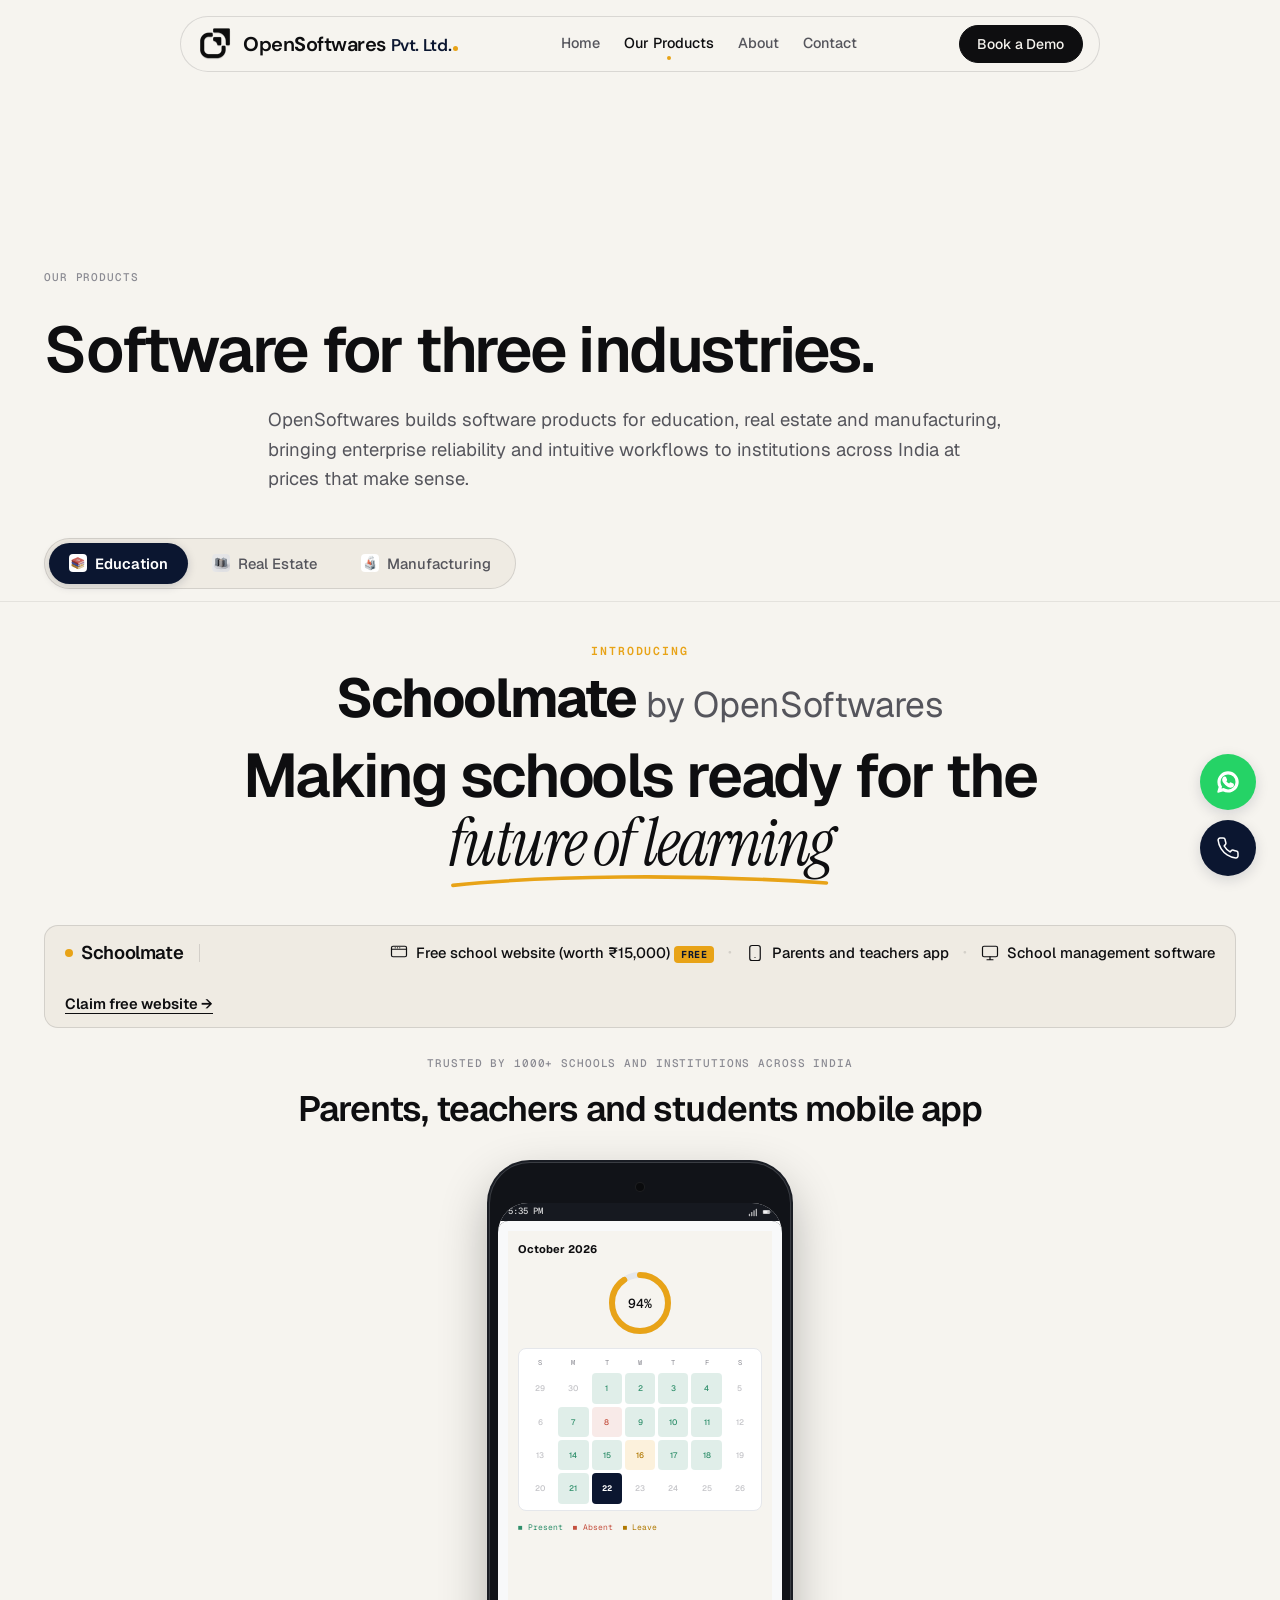
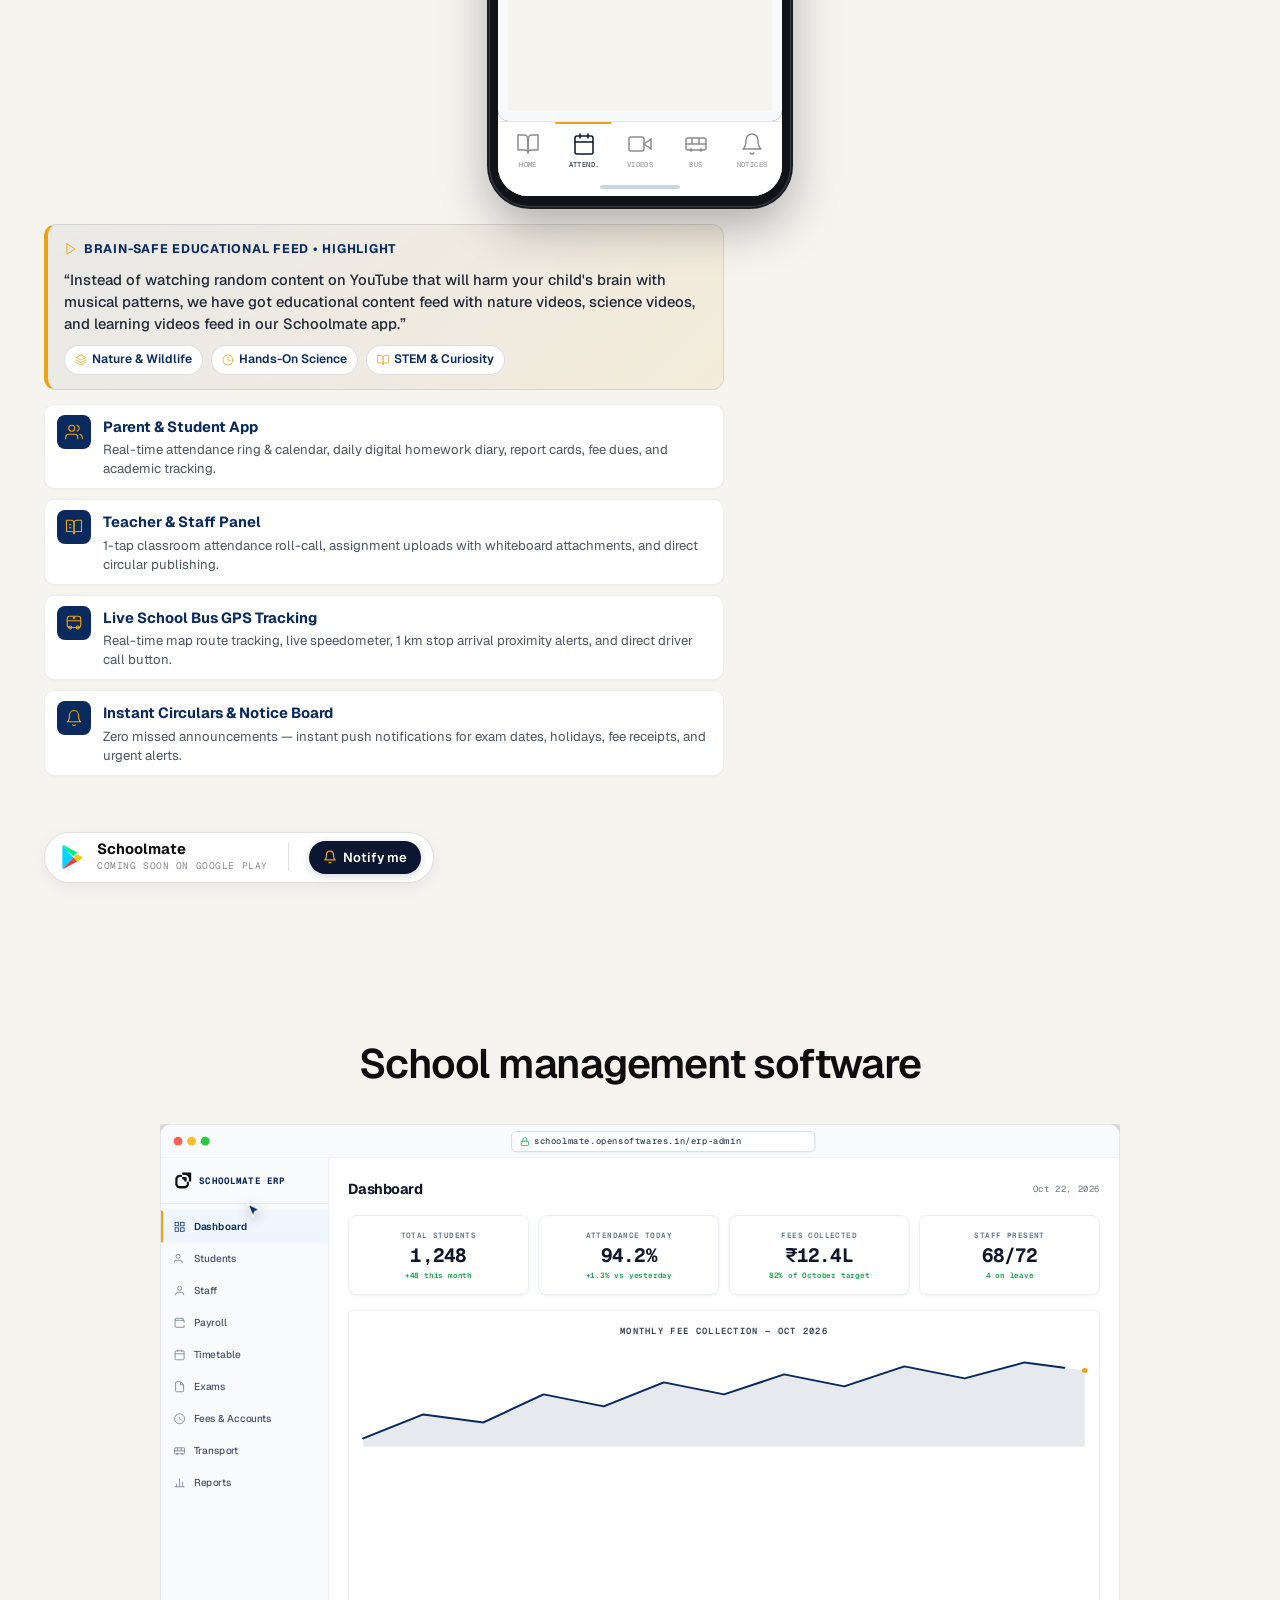
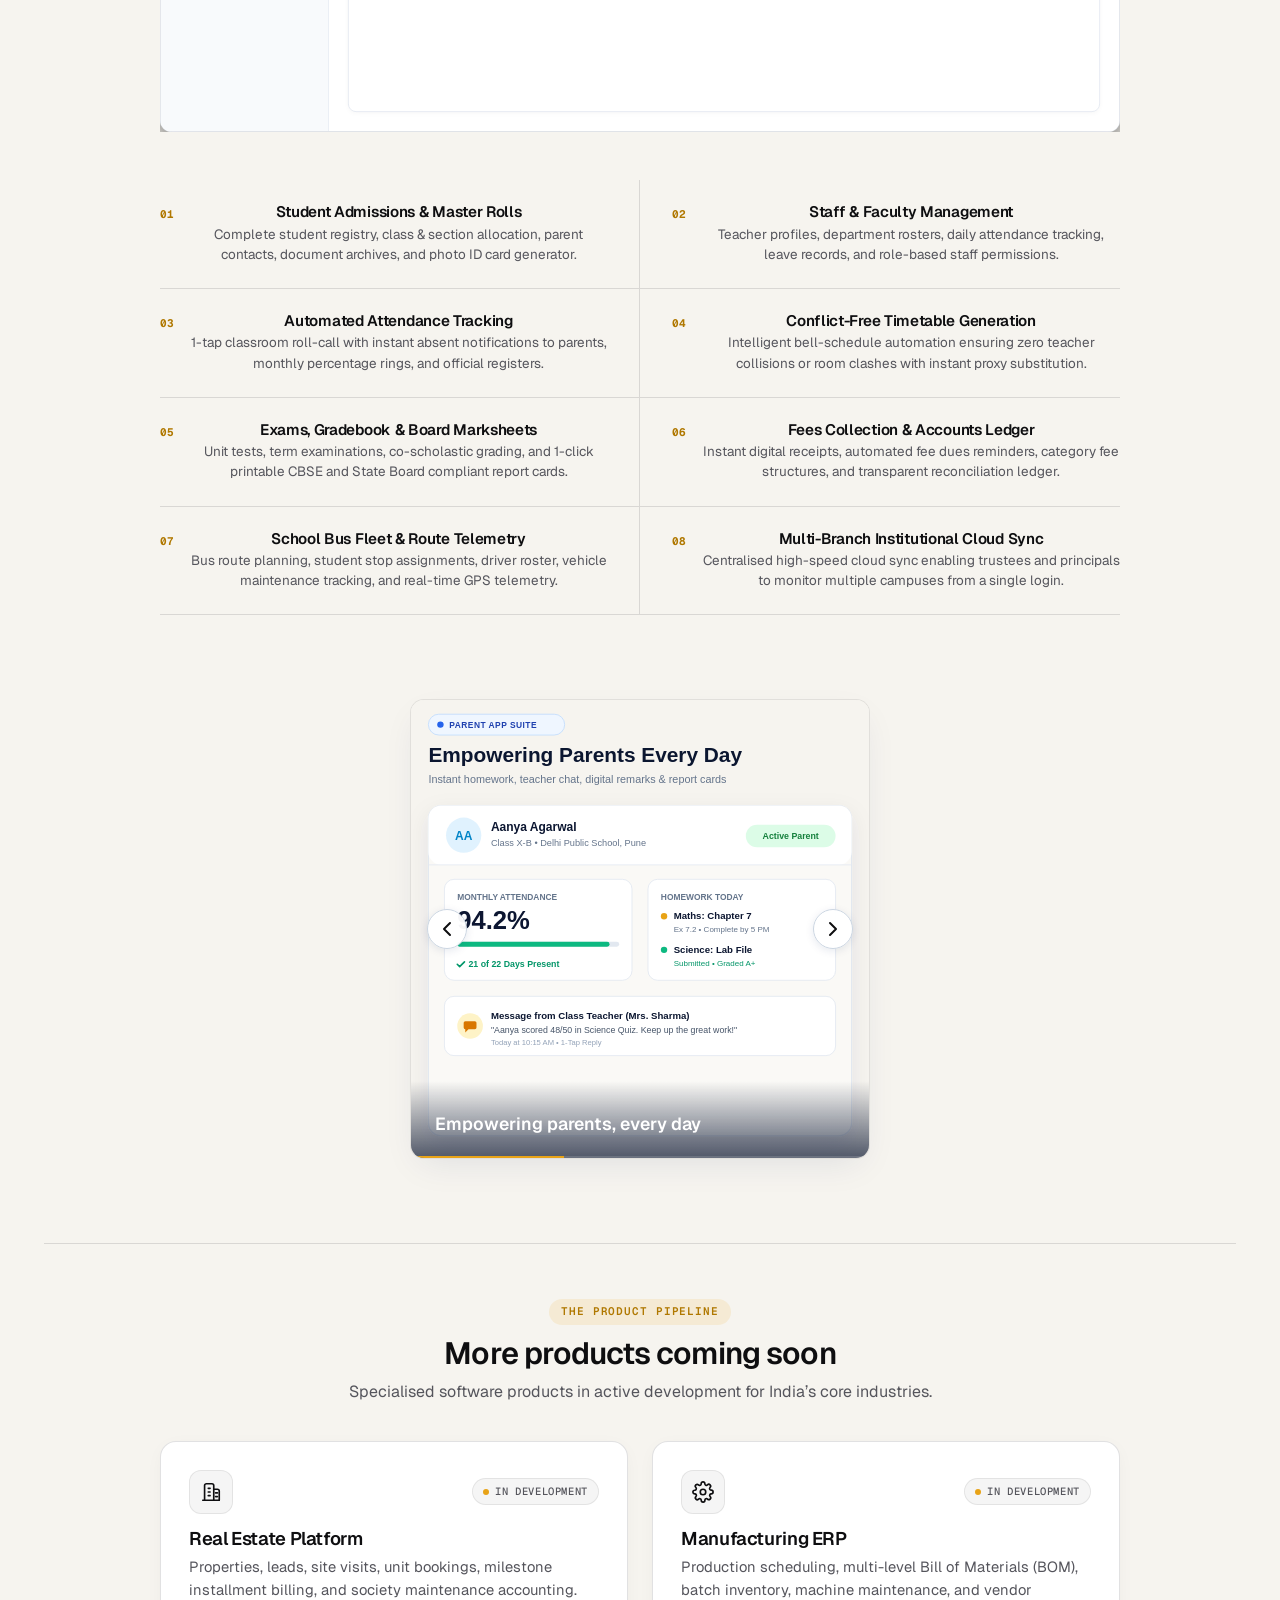
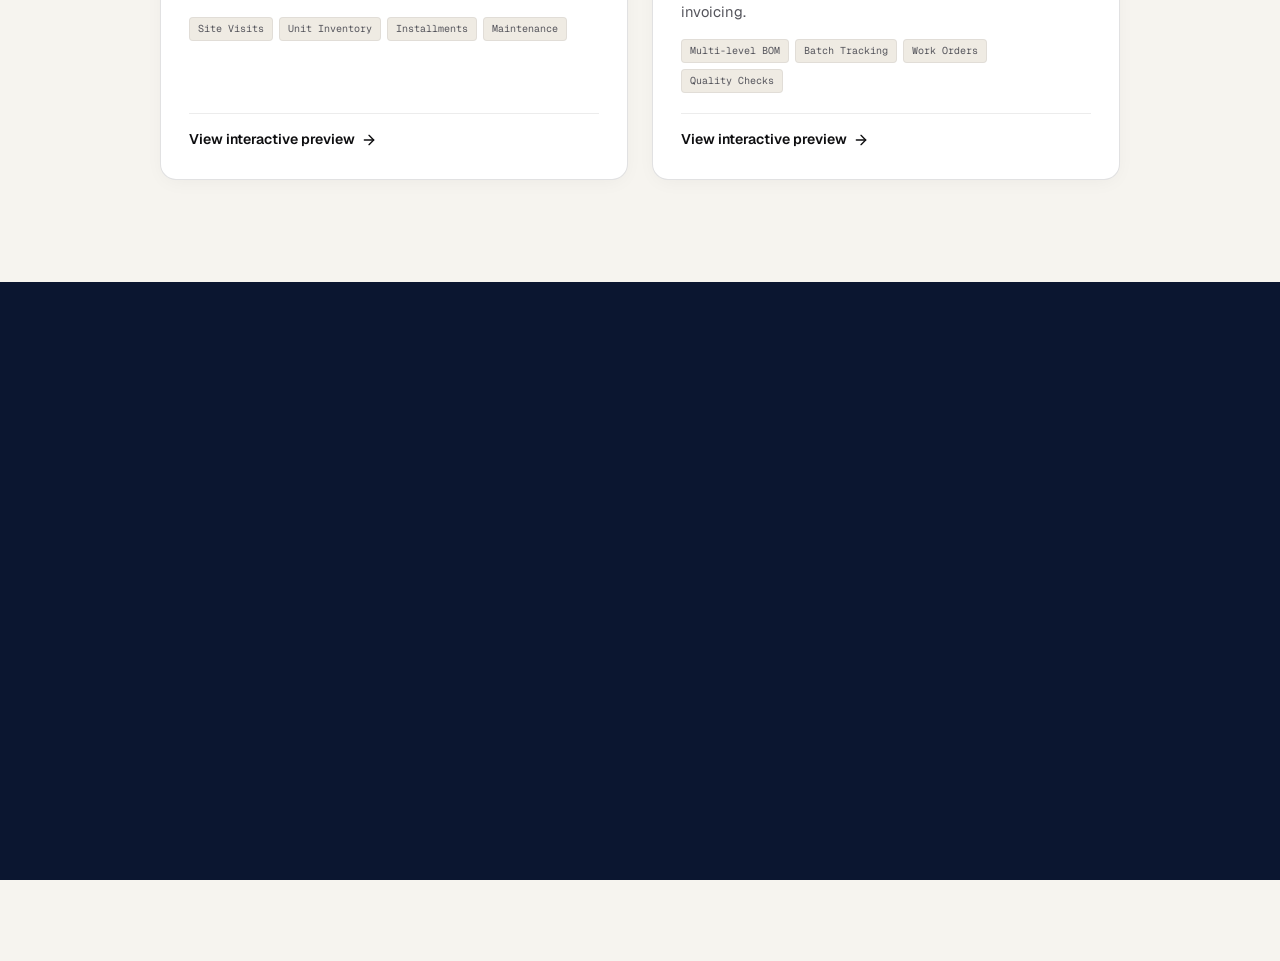
<file: products.html>
<!DOCTYPE html>
<html lang="en">
<head>
  <meta charset="UTF-8">
  <meta name="viewport" content="width=device-width, initial-scale=1.0">
  <title>Our Products | OpenSoftwares (OpenSoftwares Pvt. Ltd.) — Education, Real Estate &amp; Manufacturing</title>
  <meta name="description" content="Explore software products by OpenSoftwares (OpenSoftwares Pvt. Ltd.): Schoolmate ERP for schools and institutions, plus specialized platforms for Real Estate and Manufacturing across India.">
  <meta name="keywords" content="OpenSoftwares products, OpenSoftwares, Open Softwares, OpenSoftwares Pvt Ltd, Open Softwares Pvt Ltd, Schoolmate ERP, education software India, school management system, real estate software India, manufacturing software India">
  <meta name="author" content="OpenSoftwares Pvt. Ltd.">
  <meta name="application-name" content="OpenSoftwares Pvt. Ltd.">
  <meta name="apple-mobile-web-app-title" content="OpenSoftwares">
  <meta name="robots" content="index, follow">
  <link rel="canonical" href="https://opensoftwares.in/products.html">

  <!-- Open Graph -->
  <meta property="og:type" content="website">
  <meta property="og:url" content="https://opensoftwares.in/products.html">
  <meta property="og:site_name" content="OpenSoftwares Pvt. Ltd.">
  <meta property="og:title" content="Our Products | OpenSoftwares (OpenSoftwares Pvt. Ltd.) — Education, Real Estate &amp; Manufacturing">
  <meta property="og:description" content="Explore software products by OpenSoftwares (OpenSoftwares Pvt. Ltd.): Schoolmate ERP for schools and institutions, plus specialized platforms for Real Estate and Manufacturing across India.">
  <meta property="og:image" content="https://opensoftwares.in/assets/brand/og-image.png">

  <!-- Twitter Card -->
  <meta name="twitter:card" content="summary_large_image">
  <meta name="twitter:title" content="Our Products | OpenSoftwares (OpenSoftwares Pvt. Ltd.) — Education, Real Estate &amp; Manufacturing">
  <meta name="twitter:description" content="Explore software products by OpenSoftwares (OpenSoftwares Pvt. Ltd.): Schoolmate ERP for schools and institutions, plus specialized platforms for Real Estate and Manufacturing across India.">
  <meta name="twitter:image" content="https://opensoftwares.in/assets/brand/og-image.png">

  <!-- Favicon -->
  <link rel="icon" type="image/png" sizes="32x32" href="/assets/brand/favicon-32.png">
  <link rel="icon" type="image/png" sizes="16x16" href="/assets/brand/favicon-16.png">
  <meta name="theme-color" content="#F6F4EF">
  <link rel="preload" href="/education.png" as="image">
  <link rel="preload" href="/real_estate.png" as="image">
  <link rel="preload" href="/manufacturing.jpg" as="image">

  <!-- Fonts Preconnect -->
  <link rel="preconnect" href="https://fonts.googleapis.com">
  <link rel="preconnect" href="https://fonts.gstatic.com" crossorigin>
  <link href="https://fonts.googleapis.com/css2?family=DM+Mono:ital,wght@0,400;0,500;1,400&family=DM+Sans:ital,opsz,wght@0,9..40,400;0,9..40,500;0,9..40,600;0,9..40,700;1,9..40,400&family=Geist+Mono:wght@400;500;600&family=Geist:wght@300;400;500;600;700&family=Instrument+Serif:ital@1&family=Plus+Jakarta+Sans:wght@500;600;700&display=swap" rel="stylesheet">
  <link href="https://api.fontshare.com/v2/css?f[]=general-sans@400,500,600,700&display=swap" rel="stylesheet">

  <!-- Critical Inline CSS -->
  <style>
    :root {
      --paper: #F6F4EF;
      --paper-2: #EFEBE3;
      --ink: #0E0E10;
      --ink-soft: #55555C;
      --ink-mute: #888890;
      --line: #DCD7CD;
      --midnight: #0B1630;
      --saffron: #E8A317;
      --font-sans: 'General Sans', 'Geist', 'DM Sans', system-ui, sans-serif;
      --font-serif: 'Instrument Serif', Georgia, serif;
      --font-mono: 'Geist Mono', 'DM Mono', monospace;
    }
    body {
      background-color: var(--paper);
      color: var(--ink);
      font-family: var(--font-sans);
      margin: 0;
      padding: 0;
      -webkit-font-smoothing: antialiased;
      overflow-x: hidden;
    }
    .brand-logo-img { width: 36px; height: 36px; max-width: 36px; max-height: 36px; object-fit: contain; }
    .icon, .svg-icon { width: 24px; height: 24px; flex-shrink: 0; }
    .floating-btn svg, .floating-btn .icon { width: 24px !important; height: 24px !important; min-width: 24px; min-height: 24px; }
  
    /* CRITICAL: Schoolmate App Features & SVG Containment */
    .sm-app-features { display: flex; flex-direction: column; gap: 14px; width: 100%; margin: 18px 0 20px 0; text-align: left; }
    .sm-feed-highlight-card { background: linear-gradient(135deg, rgba(10, 42, 94, 0.05) 0%, rgba(232, 163, 23, 0.09) 100%); border: 1px solid rgba(10, 42, 94, 0.12); border-left: 4px solid #E8A317; border-radius: 12px; padding: 14px 16px; display: flex; flex-direction: column; gap: 10px; }
    .sm-feed-badge { display: inline-flex; align-items: center; gap: 6px; font-size: 0.78rem; font-weight: 700; text-transform: uppercase; letter-spacing: 0.06em; color: #0A2A5E; }
    .sm-feed-badge svg { width: 14px !important; height: 14px !important; min-width: 14px !important; max-width: 14px !important; color: #E8A317; flex-shrink: 0; }
    .sm-feed-quote { font-size: 0.92rem; line-height: 1.5; color: #1F2937; font-weight: 500; }
    .sm-feed-pills { display: flex; flex-wrap: wrap; gap: 8px; }
    .sm-pill { display: inline-flex; align-items: center; gap: 5px; font-size: 0.76rem; font-weight: 600; background: #FFFFFF; border: 1px solid rgba(10, 42, 94, 0.15); border-radius: 20px; padding: 4px 10px; color: #0A2A5E; }
    .sm-pill svg { width: 12px !important; height: 12px !important; min-width: 12px !important; max-width: 12px !important; color: #E8A317; flex-shrink: 0; }
    .sm-feature-points { list-style: none; padding: 0; margin: 0; display: flex; flex-direction: column; gap: 10px; }
    .sm-feature-point { display: flex; align-items: flex-start; gap: 12px; background: #FFFFFF; border: 1px solid rgba(10, 42, 94, 0.08); border-radius: 10px; padding: 10px 12px; box-shadow: 0 1px 3px rgba(0, 0, 0, 0.03); }
    .sm-point-icon { width: 34px !important; height: 34px !important; min-width: 34px !important; min-height: 34px !important; max-width: 34px !important; max-height: 34px !important; border-radius: 8px !important; background: #0A2A5E !important; color: #E8A317 !important; display: flex !important; align-items: center !important; justify-content: center !important; flex-shrink: 0 !important; overflow: hidden !important; }
    .sm-point-icon svg { width: 18px !important; height: 18px !important; min-width: 18px !important; max-width: 18px !important; min-height: 18px !important; max-height: 18px !important; display: block !important; flex-shrink: 0 !important; }
    .sm-point-body { flex: 1; min-width: 0; }
    .sm-point-body strong { display: block; font-size: 0.92rem; font-weight: 700; color: #0A2A5E; margin-bottom: 2px; }
    .sm-point-body p { font-size: 0.82rem; line-height: 1.45; color: #4B5563; margin: 0; }
  
  </style>

  <!-- CSS -->
  <link rel="stylesheet" href="/css/style.css?v=5.0">
  <link rel="stylesheet" href="/css/pages.css?v=5.0">
  <link rel="stylesheet" href="/css/home.css?v=5.0">

  <!-- Schema.org JSON-LD (AEO & GEO Catalog Graph) -->
  <script type="application/ld+json">
  {
    "@context": "https://schema.org",
    "@graph": [
      {
        "@type": "Organization",
        "@id": "https://opensoftwares.in/#organization",
        "name": "OpenSoftwares",
        "legalName": "OpenSoftwares Pvt. Ltd.",
        "alternateName": [
          "Open Softwares",
          "Open Softwares Pvt. Ltd.",
          "OpenSoftwares Pvt. Ltd.",
          "Open Softwares India"
        ],
        "url": "https://opensoftwares.in",
        "logo": "https://opensoftwares.in/assets/brand/logo-transparent.png",
        "sameAs": [
          "https://opensoftwares.in",
          "https://wa.me/917204726501",
          "https://www.linkedin.com/company/opensoftwares-pvt-ltd"
        ]
      },
      {
        "@type": "CollectionPage",
        "@id": "https://opensoftwares.in/products.html#collection",
        "name": "Our Products | OpenSoftwares (OpenSoftwares Pvt. Ltd.)",
        "url": "https://opensoftwares.in/products.html",
        "description": "Software product suite by OpenSoftwares (OpenSoftwares Pvt. Ltd.) covering education (Schoolmate ERP), real estate, and manufacturing.",
        "isPartOf": {
          "@id": "https://opensoftwares.in/#website"
        },
        "publisher": {
          "@id": "https://opensoftwares.in/#organization"
        },
        "hasPart": [
          {
            "@type": "SoftwareApplication",
            "name": "Schoolmate ERP",
            "applicationCategory": "EducationalApplication",
            "operatingSystem": "Android, Web Browser, iOS",
            "description": "Unified school management software suite combining cloud administrative ERP with parent and teacher mobile apps.",
            "url": "https://opensoftwares.in/schoolmate.html",
            "offers": {
              "@type": "Offer",
              "price": "0",
              "priceCurrency": "INR",
              "description": "Free institutional demo on request"
            }
          },
          {
            "@type": "SoftwareApplication",
            "name": "OpenSoftwares Real Estate Management",
            "applicationCategory": "BusinessApplication",
            "operatingSystem": "Web Browser",
            "description": "Property management, client pipeline, and booking tracking software for real estate developers and agencies.",
            "url": "https://opensoftwares.in/products.html#real-estate"
          },
          {
            "@type": "SoftwareApplication",
            "name": "OpenSoftwares Manufacturing Suite",
            "applicationCategory": "BusinessApplication",
            "operatingSystem": "Web Browser",
            "description": "Inventory tracking, purchase orders, production workflows, and dispatch management system for Indian manufacturing units.",
            "url": "https://opensoftwares.in/products.html#manufacturing"
          }
        ]
      }
    ]
  }
  </script>
</head>
<body class="inner-page">

  <!-- SVG Sprite -->
  <svg xmlns="http://www.w3.org/2000/svg" style="display:none;" aria-hidden="true">
    <defs>
      <symbol id="icon-bus" viewBox="0 0 24 24" fill="none" stroke="currentColor" stroke-width="1.5" stroke-linecap="round" stroke-linejoin="round">
        <path d="M8 6v6M15 6v6M2 12h20M4 6h16a2 2 0 0 1 2 2v8a2 2 0 0 1-2 2H4a2 2 0 0 1-2-2V8a2 2 0 0 1 2-2z"/><circle cx="7" cy="18" r="1"/><circle cx="17" cy="18" r="1"/>
      </symbol>
      <symbol id="icon-book" viewBox="0 0 24 24" fill="none" stroke="currentColor" stroke-width="1.5" stroke-linecap="round" stroke-linejoin="round">
        <path d="M2 3h6a4 4 0 0 1 4 4v14a3 3 0 0 0-3-3H2z"/><path d="M22 3h-6a4 4 0 0 0-4 4v14a3 3 0 0 1 3-3h7z"/>
      </symbol>
      <symbol id="icon-bell" viewBox="0 0 24 24" fill="none" stroke="currentColor" stroke-width="1.5" stroke-linecap="round" stroke-linejoin="round">
        <path d="M18 8A6 6 0 0 0 6 8c0 7-3 9-3 9h18s-3-2-3-9"/><path d="M13.73 21a2 2 0 0 1-3.46 0"/>
      </symbol>
      <symbol id="icon-trophy" viewBox="0 0 24 24" fill="none" stroke="currentColor" stroke-width="1.5" stroke-linecap="round" stroke-linejoin="round">
        <path d="M6 9H4.5a2.5 2.5 0 0 1 0-5H6"/><path d="M18 9h1.5a2.5 2.5 0 0 0 0-5H18"/><path d="M4 22h16"/><path d="M10 14.66V17c0 .55-.45 1-1 1H8c-.55 0-1 .45-1 1v1h10v-1c0-.55-.45-1-1-1h-1c-.55 0-1-.45-1-1v-2.34"/><path d="M18 4H6v7a6 6 0 0 0 12 0V4z"/>
      </symbol>
      <symbol id="icon-calendar" viewBox="0 0 24 24" fill="none" stroke="currentColor" stroke-width="1.5" stroke-linecap="round" stroke-linejoin="round">
        <rect x="3" y="4" width="18" height="18" rx="2" ry="2"/><line x1="16" y1="2" x2="16" y2="6"/><line x1="8" y1="2" x2="8" y2="6"/><line x1="3" y1="10" x2="21" y2="10"/>
      </symbol>
      <symbol id="icon-wallet" viewBox="0 0 24 24" fill="none" stroke="currentColor" stroke-width="1.5" stroke-linecap="round" stroke-linejoin="round">
        <path d="M21 12V7H5a2 2 0 0 1 0-4h14v4"/><path d="M3 5v14a2 2 0 0 0 2 2h16v-5"/><path d="M18 12a2 2 0 0 0 0 4h4v-4z"/>
      </symbol>
      <symbol id="icon-users" viewBox="0 0 24 24" fill="none" stroke="currentColor" stroke-width="1.5" stroke-linecap="round" stroke-linejoin="round">
        <path d="M17 21v-2a4 4 0 0 0-4-4H5a4 4 0 0 0-4 4v2"/><circle cx="9" cy="7" r="4"/><path d="M23 21v-2a4 4 0 0 0-3-3.87"/><path d="M16 3.13a4 4 0 0 1 0 7.75"/>
      </symbol>
      <symbol id="icon-shield" viewBox="0 0 24 24" fill="none" stroke="currentColor" stroke-width="1.5" stroke-linecap="round" stroke-linejoin="round">
        <path d="M12 22s8-4 8-10V5l-8-3-8 3v7c0 6 8 10 8 10z"/>
      </symbol>
      <symbol id="icon-video" viewBox="0 0 24 24" fill="none" stroke="currentColor" stroke-width="1.5" stroke-linecap="round" stroke-linejoin="round">
        <polygon points="23 7 16 12 23 17 23 7"/><rect x="1" y="5" width="15" height="14" rx="2" ry="2"/>
      </symbol>
      <symbol id="icon-chat" viewBox="0 0 24 24" fill="none" stroke="currentColor" stroke-width="1.5" stroke-linecap="round" stroke-linejoin="round">
        <path d="M21 11.5a8.38 8.38 0 0 1-.9 3.8 8.5 8.5 0 0 1-7.6 4.7 8.38 8.38 0 0 1-3.8-.9L3 21l1.9-5.7a8.38 8.38 0 0 1-.9-3.8 8.5 8.5 0 0 1 4.7-7.6 8.38 8.38 0 0 1 3.8-.9h.5a8.48 8.48 0 0 1 8 8v.5z"/>
      </symbol>
      <symbol id="icon-map-pin" viewBox="0 0 24 24" fill="none" stroke="currentColor" stroke-width="1.5" stroke-linecap="round" stroke-linejoin="round">
        <path d="M21 10c0 7-9 13-9 13s-9-6-9-13a9 9 0 0 1 18 0z"/><circle cx="12" cy="10" r="3"/>
      </symbol>
      <symbol id="icon-chart" viewBox="0 0 24 24" fill="none" stroke="currentColor" stroke-width="1.5" stroke-linecap="round" stroke-linejoin="round">
        <line x1="18" y1="20" x2="18" y2="10"/><line x1="12" y1="20" x2="12" y2="4"/><line x1="6" y1="20" x2="6" y2="14"/><line x1="2" y1="20" x2="22" y2="20"/>
      </symbol>
      <symbol id="icon-clock" viewBox="0 0 24 24" fill="none" stroke="currentColor" stroke-width="1.5" stroke-linecap="round" stroke-linejoin="round">
        <circle cx="12" cy="12" r="10"/><polyline points="12 6 12 12 16 14"/>
      </symbol>
      <symbol id="icon-graduation-cap" viewBox="0 0 24 24" fill="none" stroke="currentColor" stroke-width="1.5" stroke-linecap="round" stroke-linejoin="round">
        <path d="M22 10v6M2 10l10-5 10 5-10 5z"/><path d="M6 12v5c0 2 2.5 3.5 6 3.5s6-1.5 6-3.5v-5"/>
      </symbol>
      <symbol id="icon-download" viewBox="0 0 24 24" fill="none" stroke="currentColor" stroke-width="1.5" stroke-linecap="round" stroke-linejoin="round">
        <path d="M21 15v4a2 2 0 0 1-2 2H5a2 2 0 0 1-2-2v-4"/><polyline points="7 10 12 15 17 10"/><line x1="12" y1="15" x2="12" y2="3"/>
      </symbol>
      <symbol id="icon-arrow-up-right" viewBox="0 0 24 24" fill="none" stroke="currentColor" stroke-width="1.5" stroke-linecap="round" stroke-linejoin="round">
        <line x1="7" y1="17" x2="17" y2="7"/><polyline points="7 7 17 7 17 17"/>
      </symbol>
      <symbol id="icon-check" viewBox="0 0 24 24" fill="none" stroke="currentColor" stroke-width="2" stroke-linecap="round" stroke-linejoin="round">
        <polyline points="20 6 9 17 4 12"/>
      </symbol>
      <symbol id="icon-play" viewBox="0 0 24 24" fill="currentColor" stroke="none">
        <polygon points="5 3 19 12 5 21 5 3"/>
      </symbol>
      <symbol id="icon-chevron-left" viewBox="0 0 24 24" fill="none" stroke="currentColor" stroke-width="2" stroke-linecap="round" stroke-linejoin="round">
        <polyline points="15 18 9 12 15 6"/>
      </symbol>
      <symbol id="icon-chevron-right" viewBox="0 0 24 24" fill="none" stroke="currentColor" stroke-width="2" stroke-linecap="round" stroke-linejoin="round">
        <polyline points="9 18 15 12 9 6"/>
      </symbol>
      <symbol id="icon-chevron-down" viewBox="0 0 24 24" fill="none" stroke="currentColor" stroke-width="2" stroke-linecap="round" stroke-linejoin="round">
        <polyline points="6 9 12 15 18 9"/>
      </symbol>
      <symbol id="icon-close" viewBox="0 0 24 24" fill="none" stroke="currentColor" stroke-width="2" stroke-linecap="round" stroke-linejoin="round">
        <line x1="18" y1="6" x2="6" y2="18"/><line x1="6" y1="6" x2="18" y2="18"/>
      </symbol>
      <symbol id="icon-phone" viewBox="0 0 24 24" fill="none" stroke="currentColor" stroke-width="1.5" stroke-linecap="round" stroke-linejoin="round">
        <path d="M22 16.92v3a2 2 0 0 1-2.18 2 19.79 19.79 0 0 1-8.63-3.07 19.5 19.5 0 0 1-6-6 19.79 19.79 0 0 1-3.07-8.67A2 2 0 0 1 4.11 2h3a2 2 0 0 1 2 1.72 12.84 12.84 0 0 0 .7 2.81 2 2 0 0 1-.45 2.11L8.09 9.91a16 16 0 0 0 6 6l1.27-1.27a2 2 0 0 1 2.11-.45 12.84 12.84 0 0 0 2.81.7A2 2 0 0 1 22 16.92z"/>
      </symbol>
      <symbol id="icon-whatsapp" viewBox="0 0 24 24" fill="currentColor">
        <path d="M12.04 2c-5.46 0-9.91 4.45-9.91 9.91 0 1.75.46 3.45 1.32 4.95L2.05 22l5.25-1.38c1.45.79 3.08 1.21 4.74 1.21 5.46 0 9.91-4.45 9.91-9.91 0-2.65-1.03-5.14-2.9-7.01A9.816 9.816 0 0012.04 2zm0 18.15c-1.48 0-2.93-.4-4.2-1.15l-.3-.18-3.12.82.83-3.04-.2-.31a8.15 8.15 0 01-1.25-4.38c0-4.54 3.7-8.24 8.24-8.24 2.2 0 4.27.86 5.82 2.42a8.18 8.18 0 012.41 5.82c0 4.54-3.7 8.24-8.23 8.24zm4.51-6.17c-.25-.12-1.47-.72-1.7-.81-.23-.08-.39-.12-.56.12-.17.25-.64.81-.79.97-.14.17-.29.19-.54.06-.25-.12-1.05-.39-2-1.23-.74-.66-1.24-1.47-1.39-1.72-.14-.25-.02-.38.11-.51.11-.11.25-.29.37-.43s.17-.25.25-.41c.08-.17.04-.31-.02-.43s-.56-1.34-.76-1.84c-.2-.48-.41-.42-.56-.43h-.48c-.17 0-.44.06-.67.31-.23.25-.89.87-.89 2.12s.91 2.46 1.04 2.63c.12.17 1.79 2.73 4.33 3.83.61.26 1.08.42 1.45.54.61.19 1.16.17 1.6.1.49-.08 1.47-.6 1.68-1.18.21-.59.21-1.09.15-1.19-.06-.11-.22-.17-.47-.3z"/>
      </symbol>
      <symbol id="icon-mobile" viewBox="0 0 24 24" fill="none" stroke="currentColor" stroke-width="1.5" stroke-linecap="round" stroke-linejoin="round">
        <rect x="5" y="2" width="14" height="20" rx="3"/><path d="M12 18h.01"/>
      </symbol>
      <symbol id="icon-desktop" viewBox="0 0 24 24" fill="none" stroke="currentColor" stroke-width="1.5" stroke-linecap="round" stroke-linejoin="round">
        <rect x="2" y="3" width="20" height="14" rx="2"/><path d="M8 21h8M12 17v4"/>
      </symbol>
      <symbol id="icon-layers" viewBox="0 0 24 24" fill="none" stroke="currentColor" stroke-width="1.5" stroke-linecap="round" stroke-linejoin="round">
        <polygon points="12 2 2 7 12 12 22 7 12 2"/><polyline points="2 17 12 22 22 17"/><polyline points="2 12 12 17 22 12"/>
      </symbol>
      <symbol id="icon-building" viewBox="0 0 24 24" fill="none" stroke="currentColor" stroke-width="1.5" stroke-linecap="round" stroke-linejoin="round">
        <rect x="4" y="2" width="16" height="20" rx="2" ry="2"/><path d="M9 22v-4h6v4M8 6h.01M16 6h.01M12 6h.01M12 10h.01M12 14h.01M16 10h.01M16 14h.01M8 10h.01M8 14h.01"/>
      </symbol>
      <symbol id="icon-signal" viewBox="0 0 24 24" fill="currentColor" stroke="none">
        <rect x="2" y="16" width="3" height="6" rx="1"/><rect x="7.5" y="12" width="3" height="10" rx="1"/><rect x="13" y="8" width="3" height="14" rx="1"/><rect x="18.5" y="4" width="3" height="18" rx="1"/>
      </symbol>
      <symbol id="icon-battery" viewBox="0 0 24 24" fill="currentColor" stroke="none">
        <rect x="2" y="7" width="17" height="10" rx="2"/><rect x="4" y="9" width="11" height="6" rx="1" opacity="0.4"/><rect x="4" y="9" width="8" height="6" rx="1"/><path d="M20 11h2v2h-2z"/>
      </symbol>
          <symbol id="icon-instagram" viewBox="0 0 24 24" fill="none" stroke="currentColor" stroke-width="2" stroke-linecap="round" stroke-linejoin="round">
        <rect x="2" y="2" width="20" height="20" rx="5" ry="5"/>
        <path d="M16 11.37A4 4 0 1 1 12.63 8 4 4 0 0 1 16 11.37z"/>
        <circle cx="17.5" cy="6.5" r="1.2" fill="currentColor" stroke="none"/>
      </symbol>
    </defs>
  </svg>

  <!-- ======================================================================
       HEADER &mdash; Floating Pill Nav
       ====================================================================== -->
  <header class="site-header" id="siteHeader" role="banner">
    <div class="header-inner">
      <a href="index.html" class="brand-link" aria-label="OpenSoftwares Pvt. Ltd. Homepage">
        <img src="/assets/brand/logo-transparent.png" 
             srcset="/assets/brand/logo-transparent-36.png 1x, /assets/brand/logo-transparent-72.png 2x" 
             width="36" height="36" 
             alt="OpenSoftwares Pvt. Ltd. logo" 
             class="brand-logo-img">
        <span class="brand-wordmark">
          <span class="brand-cap">O</span>pen<span class="brand-cap">S</span>oftwares <span class="brand-legal">Pvt. Ltd.</span><span class="brand-dot" aria-hidden="true"></span>
        </span>
      </a>

      <!-- Desktop Nav -->
      <nav class="nav-desktop" aria-label="Main Navigation">
        <ul class="nav-links">
          <li><a href="index.html" class="nav-link"><span class="nav-text-front">Home</span><span class="nav-text-back" aria-hidden="true">Home</span></a></li>
          <li><a href="products.html" class="nav-link active" aria-current="page"><span class="nav-text-front">Our Products</span><span class="nav-text-back" aria-hidden="true">Our Products</span></a></li>
          <li><a href="about.html" class="nav-link"><span class="nav-text-front">About</span><span class="nav-text-back" aria-hidden="true">About</span></a></li>
          <li><a href="contact.html" class="nav-link"><span class="nav-text-front">Contact</span><span class="nav-text-back" aria-hidden="true">Contact</span></a></li>
        </ul>
      </nav>

      <div class="header-cta">
        <a href="contact.html" class="btn btn-primary btn-sm">Book a Demo</a>
        <button class="nav-toggle" id="navToggle" type="button" aria-expanded="false" aria-controls="mobileOverlay" aria-label="Open navigation menu">
          <span class="nav-bar"></span>
          <span class="nav-bar"></span>
        </button>
      </div>
    </div>
  </header>

  <!-- Mobile Full-Screen Overlay Menu -->
  <nav class="mobile-overlay" id="mobileOverlay" aria-label="Mobile Navigation" aria-hidden="true">
    <div class="mobile-overlay-header">
      <a href="index.html" class="brand-link brand-link-light" aria-label="OpenSoftwares Homepage">
        <img src="/assets/brand/logo-transparent.png" 
             srcset="/assets/brand/logo-transparent-32.png 1x, /assets/brand/logo-transparent-72.png 2x" 
             width="32" height="32" 
             alt="OpenSoftwares logo" 
             class="brand-logo-img brand-logo-darkmode">
        <span class="brand-wordmark">
          <span class="brand-cap">O</span>pen<span class="brand-cap">S</span>oftwares <span class="brand-legal">Pvt. Ltd.</span><span class="brand-dot"></span>
        </span>
      </a>
      <button class="overlay-close" id="overlayClose" type="button" aria-label="Close navigation menu">
        <svg class="icon"><use href="#icon-close"></use></svg>
      </button>
    </div>

    <ul class="mobile-nav-list">
      <li class="mobile-nav-item">
        <span class="mobile-nav-index">01</span>
        <a href="index.html" class="mobile-nav-link">Home</a>
      </li>
      <li class="mobile-nav-item">
        <span class="mobile-nav-index">02</span>
        <a href="products.html" class="mobile-nav-link active">Our Products</a>
      </li>
      <li class="mobile-nav-item">
        <span class="mobile-nav-index">03</span>
        <a href="about.html" class="mobile-nav-link">About</a>
      </li>
      <li class="mobile-nav-item">
        <span class="mobile-nav-index">04</span>
        <a href="contact.html" class="mobile-nav-link">Contact</a>
      </li>
    </ul>

    <div class="mobile-overlay-footer">
      <p class="mobile-footer-notice">Schoolmate app &mdash; coming soon on Google Play</p>
      <div class="mobile-footer-contacts">
        <a href="tel:+917204726501" class="mobile-footer-link">
          <svg class="icon icon-sm"><use href="#icon-phone"></use></svg>
          +91 72047 26501
        </a>
        <a href="https://wa.me/917204726501?text=Hi%2C%20I%20want%20to%20know%20more%20about%20school%20software" class="mobile-footer-link">
          <svg class="icon icon-sm icon-filled"><use href="#icon-whatsapp"></use></svg>
          WhatsApp
        </a>
      </div>
    </div>
  </nav>

  <main id="mainContent">

    <!-- ==================================================================
         PAGE TITLE SECTION
         ================================================================== -->
    <section class="section" style="padding-top: clamp(100px, 14vw, 150px); padding-bottom: var(--s4);">
      <div class="container text-center">
        <span class="section-label">Our products</span>
        <h1 class="page-title" style="margin-top: var(--s2); margin-bottom: var(--s3); font-size: clamp(2.4rem, 5vw, 4.2rem);">
          Software for three industries.
        </h1>
        <p class="page-subline" style="max-width: 62ch; margin: 0 auto; color: var(--ink-soft); font-size: clamp(1rem, 2vw, 1.15rem); line-height: 1.6;">
          OpenSoftwares builds software products for education, real estate and manufacturing, bringing enterprise reliability and intuitive workflows to institutions across India at prices that make sense.
        </p>
      </div>
    </section>

    <!-- ==================================================================
         STICKY SEGMENTED CONTROL (Toggle at Top)
         ================================================================== -->
    <div class="products-toggle-wrap" id="productsToggleWrap">
      <div class="container text-center">
        <div class="industry-segmented-control" role="tablist" aria-label="Our Products by Industry">
          <div class="industry-tab-indicator" id="indTabIndicator"></div>
          
          <button type="button" class="industry-tab-btn active" role="tab" id="tab-education" aria-selected="true" aria-controls="panel-education" data-tab="education">
            <img src="/education.png" alt="" class="tab-btn-img" width="18" height="18">
            <span>Education</span>
          </button>

          <button type="button" class="industry-tab-btn" role="tab" id="tab-real-estate" aria-selected="false" aria-controls="panel-real-estate" data-tab="real-estate">
            <img src="/real_estate.png" alt="" class="tab-btn-img" width="18" height="18">
            <span>Real Estate</span>
          </button>

          <button type="button" class="industry-tab-btn" role="tab" id="tab-manufacturing" aria-selected="false" aria-controls="panel-manufacturing" data-tab="manufacturing">
            <img src="/manufacturing.jpg" alt="" class="tab-btn-img" width="18" height="18">
            <span>Manufacturing</span>
          </button>
        </div>
      </div>
    </div>

    <!-- ==================================================================
         PANEL CONTAINER
         ================================================================== -->
    <div class="container" style="padding-bottom: clamp(60px, 8vw, 120px);">

      <!-- ================================================================
           PANEL 1: EDUCATION (Schoolmate)
           ================================================================ -->
      <section class="industry-panel active" id="panel-education" role="tabpanel" aria-labelledby="tab-education">

        <!-- 1. Eyebrow -> Schoolmate by OpenSoftwares -> Making schools ready for the future of learning -->
        <div class="sm-intro-block">
          <div class="sm-eyebrow">Introducing</div>
          <h2 class="sm-brand-title">Schoolmate <span class="sm-brand-by">by OpenSoftwares</span></h2>
          <p class="sm-section-headline" id="schoolmateHeading">
            Making schools ready for the <em class="serif sm-serif-accent">future of learning
              <svg class="sm-underline-svg" viewBox="0 0 320 16" fill="none" xmlns="http://www.w3.org/2000/svg" aria-hidden="true">
                <path class="sm-underline-path" d="M4 12 C80 4 200 2 316 10" stroke="#E8A317" stroke-width="3" stroke-linecap="round"/>
              </svg>
            </em>
          </p>
        </div>

        <!-- 2. The Schoolmate product box -->
        <div class="sm-product-strip" role="region" aria-label="Schoolmate product overview and website offer">
          <div class="sm-strip-brand">
            <span class="sm-strip-logo-mark" aria-hidden="true"></span>
            <span>Schoolmate</span>
          </div>
          <div class="sm-strip-items">
            <div class="sm-strip-item">
              <svg class="sm-strip-icon" viewBox="0 0 24 24" width="18" height="18" style="width:18px!important;height:18px!important;min-width:18px!important;max-width:18px!important;display:inline-block;flex-shrink:0;" fill="none" stroke="currentColor" stroke-width="1.6" stroke-linecap="round" stroke-linejoin="round" aria-hidden="true">
                <rect x="2" y="3" width="20" height="14" rx="2"/><path d="M2 7h20M7 5h.01M10 5h.01M13 5h.01"/>
              </svg>
              <span>Free school website (worth &#8377;15,000)<span class="sm-strip-free-tag">FREE</span></span>
            </div>
            <span class="sm-strip-sep" aria-hidden="true">&bull;</span>
            <div class="sm-strip-item">
              <svg class="sm-strip-icon" viewBox="0 0 24 24" width="18" height="18" style="width:18px!important;height:18px!important;min-width:18px!important;max-width:18px!important;display:inline-block;flex-shrink:0;" fill="none" stroke="currentColor" stroke-width="1.6" stroke-linecap="round" stroke-linejoin="round" aria-hidden="true">
                <rect x="5" y="2" width="14" height="20" rx="3"/><line x1="12" y1="18" x2="12.01" y2="18"/>
              </svg>
              <span>Parents and teachers app</span>
            </div>
            <span class="sm-strip-sep" aria-hidden="true">&bull;</span>
            <div class="sm-strip-item">
              <svg class="sm-strip-icon" viewBox="0 0 24 24" width="18" height="18" style="width:18px!important;height:18px!important;min-width:18px!important;max-width:18px!important;display:inline-block;flex-shrink:0;" fill="none" stroke="currentColor" stroke-width="1.6" stroke-linecap="round" stroke-linejoin="round" aria-hidden="true">
                <rect x="2" y="3" width="20" height="14" rx="2"/><path d="M8 21h8M12 17v4"/>
              </svg>
              <span>School management software</span>
            </div>
          </div>
          <a href="https://wa.me/917204726501?text=Hi%2C%20I%20want%20to%20know%20about%20the%20free%20school%20website%20with%20the%20Schoolmate%20plan." target="_blank" rel="noopener noreferrer" class="sm-strip-claim-link">
            Claim free website &rarr;
          </a>
        </div>

        <!-- 3. Directly below the box: Trust line -->
        <p class="sm-trust-line">Trusted by 1000+ schools and institutions across India</p>

        <!-- c) Mobile App Heading & Interactive Phone Mockup -->
        <h3 class="sm-phone-heading">Parents, teachers and students mobile app</h3>
                <div class="sm-phone-stage" style="display:flex;justify-content:center;margin:0 auto;">
                  <div class="phone-device" aria-label="Schoolmate Mobile App interactive demo" role="region">
                    <div class="phone-frame">
        
                      <!-- Notch / punch-hole camera -->
                      <div class="phone-notch-bar">
                        <div class="phone-camera" aria-hidden="true"></div>
                      </div>
                      <div class="phone-screen-inner">
        
                        <!-- Status Bar -->
                        <div class="phone-status-bar" aria-hidden="true">
                          <span class="phone-status-time">9:41 AM</span>
                          <div class="phone-status-icons">
                            <svg width="12" height="12" viewBox="0 0 24 24" fill="currentColor"><use href="#icon-signal"></use></svg>
                            <svg width="14" height="12" viewBox="0 0 24 24" fill="currentColor"><use href="#icon-battery"></use></svg>
                          </div>
                        </div>
        
                        <!-- Phone Screen -->
                        <div class="phone-screen-wrap" id="phoneScreenWrap">
        
                          <!-- Screen 0: Dashboard -->
                          <div class="phone-screen screen-dashboard" id="screen-0" role="tabpanel" aria-labelledby="tab-0">
                            <div class="screen-dashboard" style="height:100%;overflow-y:auto;padding:12px 10px 8px;">
                              <div class="dash-profile-row">
                                <div class="dash-avatar">AA</div>
                                <div>
                                  <div class="dash-name">Aanya Agarwal</div>
                                  <div class="dash-class">Class X-B &nbsp;&bull;&nbsp; Roll No. 14</div>
                                </div>
                                <div class="dash-greeting">Good morning</div>
                              </div>
        
                              <!-- Attendance ring mini -->
                              <div class="dash-attend-row">
                                <div class="attend-ring-mini">
                                  <svg class="attend-ring-mini-svg" viewBox="0 0 44 44">
                                    <circle class="attend-track" cx="22" cy="22" r="18"/>
                                    <circle class="attend-fill" cx="22" cy="22" r="18"/>
                                  </svg>
                                </div>
                                <div>
                                  <div class="attend-pct">94.2%</div>
                                  <div class="attend-label">Attendance this month</div>
                                </div>
                              </div>
        
                              <!-- Homework -->
                              <div class="dash-hw-section">
                                <div class="dash-hw-title">Due Today</div>
                                <div class="hw-item">
                                  <div class="hw-dot"></div>
                                  <span class="hw-subject">Mathematics</span>
                                  <span style="font-size:9px;color:var(--ink-soft);">Chapter 7 &mdash; Ex 7.2</span>
                                  <span class="hw-due">Today</span>
                                </div>
                                <div class="hw-item">
                                  <div class="hw-dot" style="background:var(--success);"></div>
                                  <span class="hw-subject">Science</span>
                                  <span style="font-size:9px;color:var(--ink-soft);">Lab Report</span>
                                  <span class="hw-due">Tomorrow</span>
                                </div>
                              </div>
        
                              <!-- Quick Actions -->
                              <div class="dash-quick-actions">
                                <div class="qa-btn">
                                  <div class="qa-btn-icon"><svg viewBox="0 0 24 24" width="16" height="16" style="width:16px!important;height:16px!important;min-width:16px!important;max-width:16px!important;display:block;flex-shrink:0;" fill="none" stroke="currentColor" stroke-width="1.5"><use href="#icon-wallet"></use></svg></div>
                                  <div class="qa-btn-label">Pay Fees</div>
                                </div>
                                <div class="qa-btn">
                                  <div class="qa-btn-icon"><svg viewBox="0 0 24 24" width="16" height="16" style="width:16px!important;height:16px!important;min-width:16px!important;max-width:16px!important;display:block;flex-shrink:0;" fill="none" stroke="currentColor" stroke-width="1.5"><use href="#icon-chat"></use></svg></div>
                                  <div class="qa-btn-label">Message Teacher</div>
                                </div>
                                <div class="qa-btn">
                                  <div class="qa-btn-icon"><svg viewBox="0 0 24 24" width="16" height="16" style="width:16px!important;height:16px!important;min-width:16px!important;max-width:16px!important;display:block;flex-shrink:0;" fill="none" stroke="currentColor" stroke-width="1.5"><use href="#icon-clock"></use></svg></div>
                                  <div class="qa-btn-label">Timetable</div>
                                </div>
                              </div>
                            </div>
                          </div>
        
                          <!-- Screen 1: Attendance (Default Active) -->
                          <div class="phone-screen screen-attendance active" id="screen-1" role="tabpanel" aria-labelledby="tab-1">
                            <div style="height:100%;padding:10px;background:#f6f4ef;overflow-y:auto;">
                              <div class="attend-header">
                                <span class="attend-month-name">October 2026</span>
                              </div>
                              <div class="attend-big-ring">
                                <svg class="attend-big-ring-svg" viewBox="0 0 70 70">
                                  <circle class="attend-big-track" cx="35" cy="35" r="28"/>
                                  <circle class="attend-big-fill" cx="35" cy="35" r="28"/>
                                  <text class="attend-big-text" x="35" y="35">94%</text>
                                </svg>
                              </div>
                              <div class="cal-grid" aria-label="Attendance calendar">
                                <div class="cal-dow">S</div><div class="cal-dow">M</div><div class="cal-dow">T</div><div class="cal-dow">W</div><div class="cal-dow">T</div><div class="cal-dow">F</div><div class="cal-dow">S</div>
                                <!-- Week 1 -->
                                <div class="cal-day future">29</div><div class="cal-day future">30</div><div class="cal-day present">1</div><div class="cal-day present">2</div><div class="cal-day present">3</div><div class="cal-day present">4</div><div class="cal-day future">5</div>
                                <!-- Week 2 -->
                                <div class="cal-day future">6</div><div class="cal-day present">7</div><div class="cal-day absent">8</div><div class="cal-day present">9</div><div class="cal-day present">10</div><div class="cal-day present">11</div><div class="cal-day future">12</div>
                                <!-- Week 3 -->
                                <div class="cal-day future">13</div><div class="cal-day present">14</div><div class="cal-day present">15</div><div class="cal-day leave">16</div><div class="cal-day present">17</div><div class="cal-day present">18</div><div class="cal-day future">19</div>
                                <!-- Week 4 -->
                                <div class="cal-day future">20</div><div class="cal-day present">21</div><div class="cal-day today">22</div><div class="cal-day future">23</div><div class="cal-day future">24</div><div class="cal-day future">25</div><div class="cal-day future">26</div>
                              </div>
                              <div style="display:flex;gap:10px;margin-top:10px;font-family:var(--font-mono);font-size:8px;">
                                <span style="color:var(--success)">&#9632; Present</span>
                                <span style="color:var(--danger)">&#9632; Absent</span>
                                <span style="color:#b07800">&#9632; Leave</span>
                              </div>
                            </div>
                          </div>
        
                          <!-- Screen 2: Videos (Curated Educational Feed) -->
                          <div class="phone-screen screen-videos" id="screen-2" role="tabpanel" aria-labelledby="tab-2">
                            <div style="height:100%;background:#f6f4ef;padding:10px;overflow-y:auto;">
                              <div style="display:flex;justify-content:space-between;align-items:center;margin-bottom:6px;">
                                <div class="videos-title" style="margin-bottom:0;">Educational Feed</div>
                                <span style="font-size:8px;font-weight:700;color:#0A2A5E;background:#FEF08A;padding:2px 6px;border-radius:4px;border:1px solid #E8A317;">Brain-Safe</span>
                              </div>
                              <div style="font-size:8.5px;color:#475569;margin-bottom:8px;line-height:1.3;">Curated nature, science &amp; learning videos without harmful patterns.</div>

                              <!-- Video 1: Nature & Wildlife -->
                              <div class="video-card">
                                <div class="video-thumb" style="background:linear-gradient(135deg, #0d3824 0%, #1e5a38 100%);">
                                  <div class="video-thumb-pattern"></div>
                                  <div class="video-play-btn" style="width:28px!important;height:28px!important;min-width:28px!important;max-width:28px!important;border-radius:50%;background:rgba(255,255,255,0.95);display:flex;align-items:center;justify-content:center;position:relative;z-index:1;overflow:hidden;flex-shrink:0;"><svg class="icon icon-sm" viewBox="0 0 24 24" width="14" height="14" style="width:14px!important;height:14px!important;min-width:14px!important;max-width:14px!important;display:block;flex-shrink:0;fill:#0A2A5E;color:#0A2A5E;" aria-hidden="true"><use href="#icon-play"></use></svg></div>
                                </div>
                                <div class="video-info">
                                  <div class="video-subject" style="color:#059669;font-weight:700;">Nature &amp; Wildlife &bull; Ecosystems</div>
                                  <div class="video-name">Wild Planet &mdash; Deep Ocean Life &amp; Coral Reef Wonders</div>
                                  <div class="video-meta">
                                    <span class="video-duration">15:20</span>
                                    <span style="font-size:8px;color:#0A2A5E;font-weight:600;margin-left:auto;">Curated Feed</span>
                                  </div>
                                  <div class="video-progress-bar" style="margin-top:4px;"><div class="video-progress-fill" style="width:75%;background:#10B981;"></div></div>
                                </div>
                              </div>

                              <!-- Video 2: Hands-on Science -->
                              <div class="video-card">
                                <div class="video-thumb" style="background:linear-gradient(135deg, #0f2a4a 0%, #1e40af 100%);">
                                  <div class="video-thumb-pattern"></div>
                                  <div class="video-play-btn" style="width:28px!important;height:28px!important;min-width:28px!important;max-width:28px!important;border-radius:50%;background:rgba(255,255,255,0.95);display:flex;align-items:center;justify-content:center;position:relative;z-index:1;overflow:hidden;flex-shrink:0;"><svg class="icon icon-sm" viewBox="0 0 24 24" width="14" height="14" style="width:14px!important;height:14px!important;min-width:14px!important;max-width:14px!important;display:block;flex-shrink:0;fill:#0A2A5E;color:#0A2A5E;" aria-hidden="true"><use href="#icon-play"></use></svg></div>
                                </div>
                                <div class="video-info">
                                  <div class="video-subject" style="color:#2563eb;font-weight:700;">Science Lab &bull; Practical Physics</div>
                                  <div class="video-name">Why Airplanes Fly &mdash; Bernoulli's Principle in Action</div>
                                  <div class="video-meta">
                                    <span class="video-duration">12:45</span>
                                    <span style="font-size:8px;color:#0A2A5E;font-weight:600;margin-left:auto;">Hands-on Lab</span>
                                  </div>
                                  <div class="video-progress-bar" style="margin-top:4px;"><div class="video-progress-fill" style="width:40%;background:#3B82F6;"></div></div>
                                </div>
                              </div>

                              <!-- Video 3: Astronomy & Learning -->
                              <div class="video-card">
                                <div class="video-thumb" style="background:linear-gradient(135deg, #3b1348 0%, #6b21a8 100%);">
                                  <div class="video-thumb-pattern"></div>
                                  <div class="video-play-btn" style="width:28px!important;height:28px!important;min-width:28px!important;max-width:28px!important;border-radius:50%;background:rgba(255,255,255,0.95);display:flex;align-items:center;justify-content:center;position:relative;z-index:1;overflow:hidden;flex-shrink:0;"><svg class="icon icon-sm" viewBox="0 0 24 24" width="14" height="14" style="width:14px!important;height:14px!important;min-width:14px!important;max-width:14px!important;display:block;flex-shrink:0;fill:#0A2A5E;color:#0A2A5E;" aria-hidden="true"><use href="#icon-play"></use></svg></div>
                                </div>
                                <div class="video-info">
                                  <div class="video-subject" style="color:#7c3aed;font-weight:700;">Space &amp; Astronomy &bull; Learning</div>
                                  <div class="video-name">Journey into the Solar System &mdash; Planets &amp; Gravity</div>
                                  <div class="video-meta">
                                    <span class="video-duration">18:10</span>
                                    <span style="font-size:8px;color:#0A2A5E;font-weight:600;margin-left:auto;">Discovery</span>
                                  </div>
                                  <div class="video-progress-bar" style="margin-top:4px;"><div class="video-progress-fill" style="width:15%;background:#8B5CF6;"></div></div>
                                </div>
                              </div>
                            </div>
                          </div>

                          <!-- Screen 3: Bus Tracking (Vibrant High-Contrast GPS) -->
                          <div class="phone-screen screen-bus" id="screen-3" role="tabpanel" aria-labelledby="tab-3">
                            <!-- Top Status Chip -->
                            <div class="bus-top-bar">
                              <div class="bus-live-chip">
                                <span class="bus-live-pulse-dot"></span>
                                <span>LIVE GPS TELEMETRY</span>
                              </div>
                              <div class="bus-top-speed">38 km/h</div>
                            </div>
        
                            <!-- Map background SVG -->
                            <div class="bus-map-bg" aria-hidden="true">
                              <svg width="100%" height="100%" viewBox="0 0 280 390" preserveAspectRatio="xMidYMid slice" fill="none" xmlns="http://www.w3.org/2000/svg">
                                <!-- High Contrast Map Base -->
                                <rect width="280" height="390" fill="#DCE5ED"/>
                                
                                <!-- City Blocks with Distinct Borders -->
                                <rect x="12" y="12" width="64" height="70" rx="6" fill="#E2E8F0" stroke="#CBD5E1"/>
                                <rect x="92" y="12" width="86" height="70" rx="6" fill="#E2E8F0" stroke="#CBD5E1"/>
                                <rect x="194" y="12" width="74" height="70" rx="6" fill="#E2E8F0" stroke="#CBD5E1"/>
                                
                                <rect x="12" y="98" width="64" height="80" rx="6" fill="#E2E8F0" stroke="#CBD5E1"/>
                                <!-- Vibrant Green City Park -->
                                <rect x="92" y="98" width="86" height="80" rx="8" fill="#DCFCE7" stroke="#86EFAC"/>
                                <circle cx="125" cy="130" r="14" fill="#22C55E" opacity="0.35"/>
                                <circle cx="150" cy="145" r="12" fill="#22C55E" opacity="0.35"/>
                                <text x="135" y="160" font-family="'Inter', sans-serif" font-size="8" font-weight="700" fill="#15803D" text-anchor="middle">City Park</text>
        
                                <!-- Vibrant Blue Water Canal -->
                                <path d="M 0 220 Q 140 235 280 220" stroke="#7DD3FC" stroke-width="16" fill="none"/>
                                <text x="65" y="223" font-family="'Inter', sans-serif" font-size="7.5" font-weight="700" fill="#0284C7">Canal Road</text>
        
                                <rect x="12" y="195" width="64" height="80" rx="6" fill="#E2E8F0" stroke="#CBD5E1"/>
                                <rect x="194" y="195" width="74" height="80" rx="6" fill="#E2E8F0" stroke="#CBD5E1"/>
        
                                <!-- Major Road Grid (Crisp White with Slate Outlines) -->
                                <rect x="0" y="82" width="280" height="20" fill="#FFFFFF"/>
                                <line x1="0" y1="82" x2="280" y2="82" stroke="#CBD5E1" stroke-width="1.5"/>
                                <line x1="0" y1="102" x2="280" y2="102" stroke="#CBD5E1" stroke-width="1.5"/>
                                <line x1="0" y1="92" x2="280" y2="92" stroke="#E2E8F0" stroke-width="1.5" stroke-dasharray="8 6"/>
        
                                <rect x="76" y="0" width="22" height="390" fill="#FFFFFF"/>
                                <line x1="76" y1="0" x2="76" y2="390" stroke="#CBD5E1" stroke-width="1.5"/>
                                <line x1="98" y1="0" x2="98" y2="390" stroke="#CBD5E1" stroke-width="1.5"/>
                                <line x1="87" y1="0" x2="87" y2="390" stroke="#E2E8F0" stroke-width="1.5" stroke-dasharray="8 6"/>
        
                                <rect x="172" y="0" width="22" height="390" fill="#FFFFFF"/>
                                <line x1="172" y1="0" x2="172" y2="390" stroke="#CBD5E1" stroke-width="1.5"/>
                                <line x1="194" y1="0" x2="194" y2="390" stroke="#CBD5E1" stroke-width="1.5"/>
        
                                <!-- Bus Route Path (Bold Navy) -->
                                <path d="M 45 265 L 45 178 L 87 178 L 87 92 L 183 92 L 183 45" stroke="#0A2A5E" stroke-width="6" stroke-linecap="round" stroke-linejoin="round"/>
                                <!-- Saffron Trajectory Progress -->
                                <path d="M 45 265 L 45 178 L 87 178 L 87 125" stroke="#E8A317" stroke-width="6" stroke-linecap="round" stroke-linejoin="round"/>
        
                                <!-- School Campus Destination Pin -->
                                <circle cx="183" cy="45" r="14" fill="#0A2A5E"/>
                                <g transform="translate(176, 38)" fill="#FFFFFF">
                                  <path d="M7 1 L1 5 v7 h12 v-7 z M4 12 v-4 h6 v4 z M6 3 h2 v2 h-2 z" />
                                </g>
                                <!-- School Label -->
                                <g transform="translate(126, 14)">
                                  <rect width="114" height="18" rx="4" fill="#0A2A5E" filter="drop-shadow(0 2px 4px rgba(0,0,0,0.2))"/>
                                  <text x="57" y="12" font-family="'Inter', sans-serif" font-size="7.5" font-weight="700" fill="#FFFFFF" text-anchor="middle">School Campus (End)</text>
                                </g>
        
                                <!-- Pickup Stop Passed with Vector Checkmark -->
                                <circle cx="45" cy="265" r="8" fill="#10B981" stroke="#FFFFFF" stroke-width="2"/>
                                <path d="M42 265 l2.5 2.5 l4.5 -4.5" stroke="#FFFFFF" stroke-width="1.5" stroke-linecap="round" stroke-linejoin="round" fill="none"/>
                                <text x="58" y="268" font-family="'Inter', sans-serif" font-size="8" font-weight="600" fill="#059669">Home Pickup (7:42 AM)</text>
        
                                <!-- Current Bus Marker at (87, 125) with radar pulse -->
                                <circle cx="87" cy="125" r="26" fill="#E8A317" opacity="0.2"/>
                                <circle cx="87" cy="125" r="16" fill="#E8A317" opacity="0.35"/>
                                <rect x="73" y="112" width="28" height="26" rx="6" fill="#E8A317" stroke="#FFFFFF" stroke-width="2" filter="drop-shadow(0 4px 6px rgba(0,0,0,0.25))"/>
                                <rect x="77" y="115" width="20" height="9" rx="2" fill="#0A2A5E"/>
                                <circle cx="78" cy="132" r="2.5" fill="#1F2937"/>
                                <circle cx="96" cy="132" r="2.5" fill="#1F2937"/>
                                <circle cx="77" cy="128" r="1.5" fill="#FEF08A"/>
                                <circle cx="97" cy="128" r="1.5" fill="#FEF08A"/>
        
                                <!-- Bus Live Speed Tag -->
                                <g transform="translate(50, 92)">
                                  <rect width="74" height="16" rx="8" fill="#0B1630"/>
                                  <circle cx="58" cy="100" r="3" fill="#10B981"/>
                                  <text x="44" y="11" font-family="'Inter', sans-serif" font-size="8" font-weight="700" fill="#FFFFFF" text-anchor="middle">BUS 03 &#8226; 38 km/h</text>
                                </g>
                              </svg>
                            </div>
        
                            <!-- Overlay ETA card -->
                            <div class="bus-overlay">
                              <div class="bus-eta-card">
                                <div class="bus-eta-avatar">
                                  <!-- Vector School Bus Icon -->
                                  <svg width="20" height="20" viewBox="0 0 24 24" fill="none" stroke="#D97706" stroke-width="2" stroke-linecap="round" stroke-linejoin="round">
                                    <rect x="3" y="3" width="18" height="15" rx="3" fill="#FEF3C7"/>
                                    <path d="M3 9h18"/>
                                    <circle cx="7" cy="18" r="2"/>
                                    <circle cx="17" cy="18" r="2"/>
                                  </svg>
                                </div>
                                <div class="bus-eta-details">
                                  <div class="bus-eta-header">
                                    <span class="bus-eta-pill">On Schedule</span>
                                    <span class="bus-eta-eta">7 min away</span>
                                  </div>
                                  <div class="bus-eta-title">Next: Viman Nagar Stop (1.4 km)</div>
                                  <div class="bus-driver">Driver: Rajesh Shinde &#8226; MH-12-Q-4521</div>
                                </div>
                                <a href="tel:+917204726501" class="bus-call-btn" aria-label="Call Driver">
                                  <svg width="13" height="13" viewBox="0 0 24 24" fill="none" stroke="currentColor" stroke-width="2" stroke-linecap="round" stroke-linejoin="round">
                                    <path d="M22 16.92v3a2 2 0 0 1-2.18 2 19.79 19.79 0 0 1-8.63-3.07 19.5 19.5 0 0 1-6-6 19.79 19.79 0 0 1-3.07-8.67A2 2 0 0 1 4.11 2h3a2 2 0 0 1 2 1.72 12.84 12.84 0 0 0 .7 2.81 2 2 0 0 1-.45 2.11L8.09 9.91a16 16 0 0 0 6 6l1.27-1.27a2 2 0 0 1 2.11-.45 12.84 12.84 0 0 0 2.81.7A2 2 0 0 1 22 16.92z"/>
                                  </svg>
                                </a>
                              </div>
                            </div>
                          </div>
        
                          <!-- Screen 4: Notices -->
                          <div class="phone-screen screen-notices" id="screen-4" role="tabpanel" aria-labelledby="tab-4">
                            <div style="height:100%;background:#f6f4ef;padding:10px;overflow-y:auto;">
                              <div class="notices-title">School Notices</div>
        
                              <div class="notice-card">
                                <div class="notice-tag">Academic</div>
                                <div class="notice-text">Annual Day rehearsals begin from Monday. All students of Class IX and X are required to report to the assembly hall at 7:30 AM.</div>
                                <div class="notice-date">21 Oct 2026</div>
                              </div>
                              <div class="notice-card">
                                <div class="notice-tag">Examination</div>
                                <div class="notice-text">Unit Test 2 for Mathematics and Science will be held on 28th October 2026. Syllabus: Ch. 5&ndash;8.</div>
                                <div class="notice-date">19 Oct 2026</div>
                              </div>
                              <div class="notice-card">
                                <div class="notice-tag">Holiday</div>
                                <div class="notice-text">School will remain closed on 24th October on account of Diwali. Classes resume on 27th October.</div>
                                <div class="notice-date">18 Oct 2026</div>
                              </div>
                            </div>
                          </div>
        
                        </div><!-- /phone-screen-wrap -->
        
                        <!-- Bottom Tab Bar -->
                        <div class="phone-tab-bar" role="tablist" aria-label="App navigation">
                          <!-- Sliding saffron indicator -->
                          <div class="tab-indicator" id="tabIndicator" style="transform: translateX(100%);" aria-hidden="true"></div>
        
                          <button class="phone-tab-btn" id="tab-0" role="tab" aria-selected="false" aria-controls="screen-0" type="button">
                            <svg class="icon icon-sm"><use href="#icon-book"></use></svg>
                            Home
                          </button>
                          <button class="phone-tab-btn active" id="tab-1" role="tab" aria-selected="true" aria-controls="screen-1" type="button">
                            <svg class="icon icon-sm"><use href="#icon-calendar"></use></svg>
                            Attend.
                          </button>
                          <button class="phone-tab-btn" id="tab-2" role="tab" aria-selected="false" aria-controls="screen-2" type="button">
                            <svg class="icon icon-sm"><use href="#icon-video"></use></svg>
                            Videos
                          </button>
                          <button class="phone-tab-btn" id="tab-3" role="tab" aria-selected="false" aria-controls="screen-3" type="button">
                            <svg class="icon icon-sm"><use href="#icon-bus"></use></svg>
                            Bus
                          </button>
                          <button class="phone-tab-btn" id="tab-4" role="tab" aria-selected="false" aria-controls="screen-4" type="button">
                            <svg class="icon icon-sm"><use href="#icon-bell"></use></svg>
                            Notices
                          </button>
                        </div>
        
                        <!-- Gesture bar -->
                        <div class="phone-gesture-bar" aria-hidden="true">
                          <div class="gesture-pill"></div>
                        </div>
        
                      </div><!-- /phone-screen-inner -->
                    </div><!-- /phone-frame -->
                  </div><!-- /phone-device -->
                </div><!-- /sm-phone-stage -->

                <!-- Mobile App Key Features & Educational Feed Highlight -->
                <div class="sm-app-features" style="max-width: 680px; margin: clamp(24px, 4vw, 36px) auto 20px auto;" aria-label="Schoolmate Mobile App Features">
                  <!-- Educational Feed Highlight Card -->
                  <div class="sm-feed-highlight-card">
                    <div class="sm-feed-badge">
                      <svg class="icon icon-sm" viewBox="0 0 24 24" width="14" height="14" style="width:14px!important;height:14px!important;min-width:14px!important;max-width:14px!important;display:inline-block;flex-shrink:0;" fill="none" stroke="currentColor" stroke-width="2" stroke-linecap="round" stroke-linejoin="round" aria-hidden="true">
                        <polygon points="5 3 19 12 5 21 5 3"/>
                      </svg>
                      <span>Brain-Safe Educational Feed &bull; Highlight</span>
                    </div>
                    <div class="sm-feed-quote">
                      &ldquo;Instead of watching random content on YouTube that will harm your child's brain with musical patterns, we have got educational content feed with nature videos, science videos, and learning videos feed in our Schoolmate app.&rdquo;
                    </div>
                    <div class="sm-feed-pills">
                      <span class="sm-pill">
                        <svg class="icon" viewBox="0 0 24 24" width="12" height="12" style="width:12px!important;height:12px!important;min-width:12px!important;max-width:12px!important;display:inline-block;flex-shrink:0;" fill="none" stroke="currentColor" stroke-width="2" aria-hidden="true"><path d="M12 2L2 7l10 5 10-5-10-5zM2 17l10 5 10-5M2 12l10 5 10-5"/></svg>
                        Nature &amp; Wildlife
                      </span>
                      <span class="sm-pill">
                        <svg class="icon" viewBox="0 0 24 24" width="12" height="12" style="width:12px!important;height:12px!important;min-width:12px!important;max-width:12px!important;display:inline-block;flex-shrink:0;" fill="none" stroke="currentColor" stroke-width="2" aria-hidden="true"><circle cx="12" cy="12" r="10"/><path d="M12 6v6l4 2"/></svg>
                        Hands-On Science
                      </span>
                      <span class="sm-pill">
                        <svg class="icon" viewBox="0 0 24 24" width="12" height="12" style="width:12px!important;height:12px!important;min-width:12px!important;max-width:12px!important;display:inline-block;flex-shrink:0;" fill="none" stroke="currentColor" stroke-width="2" aria-hidden="true"><path d="M2 3h6a4 4 0 0 1 4 4v14a3 3 0 0 0-3-3H2z"/><path d="M22 3h-6a4 4 0 0 0-4 4v14a3 3 0 0 1 3-3h7z"/></svg>
                        STEM &amp; Curiosity
                      </span>
                    </div>
                  </div>

                  <!-- Point-wise Features -->
                  <ul class="sm-feature-points" role="list">
                    <li class="sm-feature-point">
                      <div class="sm-point-icon" aria-hidden="true" style="width:34px!important;height:34px!important;min-width:34px!important;min-height:34px!important;max-width:34px!important;max-height:34px!important;border-radius:8px;background:#0A2A5E;color:#E8A317;display:flex;align-items:center;justify-content:center;flex-shrink:0;overflow:hidden;">
                        <svg class="icon icon-sm" viewBox="0 0 24 24" width="18" height="18" style="width:18px!important;height:18px!important;min-width:18px!important;max-width:18px!important;min-height:18px!important;max-height:18px!important;display:block;flex-shrink:0;" fill="none" stroke="currentColor" stroke-width="2" stroke-linecap="round" stroke-linejoin="round">
                          <path d="M17 21v-2a4 4 0 0 0-4-4H5a4 4 0 0 0-4 4v2"/><circle cx="9" cy="7" r="4"/><path d="M23 21v-2a4 4 0 0 0-3-3.87"/><path d="M16 3.13a4 4 0 0 1 0 7.75"/>
                        </svg>
                      </div>
                      <div class="sm-point-body">
                        <strong>Parent &amp; Student App</strong>
                        <p>Real-time attendance ring &amp; calendar, daily digital homework diary, report cards, fee dues, and academic tracking.</p>
                      </div>
                    </li>

                    <li class="sm-feature-point">
                      <div class="sm-point-icon" aria-hidden="true" style="width:34px!important;height:34px!important;min-width:34px!important;min-height:34px!important;max-width:34px!important;max-height:34px!important;border-radius:8px;background:#0A2A5E;color:#E8A317;display:flex;align-items:center;justify-content:center;flex-shrink:0;overflow:hidden;">
                        <svg class="icon icon-sm" viewBox="0 0 24 24" width="18" height="18" style="width:18px!important;height:18px!important;min-width:18px!important;max-width:18px!important;min-height:18px!important;max-height:18px!important;display:block;flex-shrink:0;" fill="none" stroke="currentColor" stroke-width="2" stroke-linecap="round" stroke-linejoin="round">
                          <path d="M2 3h6a4 4 0 0 1 4 4v14a3 3 0 0 0-3-3H2z"/><path d="M22 3h-6a4 4 0 0 0-4 4v14a3 3 0 0 1 3-3h7z"/><line x1="6" y1="9" x2="8" y2="9"/><line x1="6" y1="13" x2="8" y2="13"/>
                        </svg>
                      </div>
                      <div class="sm-point-body">
                        <strong>Teacher &amp; Staff Panel</strong>
                        <p>1-tap classroom attendance roll-call, assignment uploads with whiteboard attachments, and direct circular publishing.</p>
                      </div>
                    </li>

                    <li class="sm-feature-point">
                      <div class="sm-point-icon" aria-hidden="true" style="width:34px!important;height:34px!important;min-width:34px!important;min-height:34px!important;max-width:34px!important;max-height:34px!important;border-radius:8px;background:#0A2A5E;color:#E8A317;display:flex;align-items:center;justify-content:center;flex-shrink:0;overflow:hidden;">
                        <svg class="icon icon-sm" viewBox="0 0 24 24" width="18" height="18" style="width:18px!important;height:18px!important;min-width:18px!important;max-width:18px!important;min-height:18px!important;max-height:18px!important;display:block;flex-shrink:0;" fill="none" stroke="currentColor" stroke-width="2" stroke-linecap="round" stroke-linejoin="round">
                          <rect x="3" y="3" width="18" height="15" rx="3"/><path d="M3 9h18"/><circle cx="7" cy="18" r="2"/><circle cx="17" cy="18" r="2"/><circle cx="12" cy="5" r="1"/>
                        </svg>
                      </div>
                      <div class="sm-point-body">
                        <strong>Live School Bus GPS Tracking</strong>
                        <p>Real-time map route tracking, live speedometer, 1&nbsp;km stop arrival proximity alerts, and direct driver call button.</p>
                      </div>
                    </li>

                    <li class="sm-feature-point">
                      <div class="sm-point-icon" aria-hidden="true" style="width:34px!important;height:34px!important;min-width:34px!important;min-height:34px!important;max-width:34px!important;max-height:34px!important;border-radius:8px;background:#0A2A5E;color:#E8A317;display:flex;align-items:center;justify-content:center;flex-shrink:0;overflow:hidden;">
                        <svg class="icon icon-sm" viewBox="0 0 24 24" width="18" height="18" style="width:18px!important;height:18px!important;min-width:18px!important;max-width:18px!important;min-height:18px!important;max-height:18px!important;display:block;flex-shrink:0;" fill="none" stroke="currentColor" stroke-width="2" stroke-linecap="round" stroke-linejoin="round">
                          <path d="M18 8A6 6 0 0 0 6 8c0 7-3 9-3 9h18s-3-2-3-9"/><path d="M13.73 21a2 2 0 0 1-3.46 0"/>
                        </svg>
                      </div>
                      <div class="sm-point-body">
                        <strong>Instant Circulars &amp; Notice Board</strong>
                        <p>Zero missed announcements &mdash; instant push notifications for exam dates, holidays, fee receipts, and urgent alerts.</p>
                      </div>
                    </li>
                  </ul>
                </div>

                <!-- d) DIRECTLY below features: Google Play notice & Notify me button -->
                <div class="app-play-notice" style="max-width: 520px; margin: clamp(24px, 4vw, 36px) auto clamp(48px, 6vw, 72px);" aria-label="Schoolmate app availability">
                  <div class="app-play-badge">
                    <svg class="gp-logo" viewBox="0 0 512 512" width="24" height="24" aria-hidden="true">
                      <path fill="#00D6FF" d="M38.8 14.2c-5.8 6.1-9.3 15.6-9.3 27.6v428.4c0 12 3.5 21.5 9.3 27.6l1.4 1.4L264.4 275v-3.7L40.2 12.8l-1.4 1.4z"/>
                      <path fill="#FFC900" d="M340.5 351.1l-76.1-76.1V271.3l76.1-76.1 1.7 1 89.9 51.1c25.7 14.6 25.7 38.5 0 53.1l-89.9 51.1-1.7-.4z"/>
                      <path fill="#FF3A44" d="M342.2 350.7L264.4 273 40.2 497.2c8.5 9 22.4 10.1 38 1.3l264-147.8z"/>
                      <path fill="#00F076" d="M342.2 161.3L78.2 13.5C62.6 4.7 48.7 5.8 40.2 14.8L264.4 239l77.8-77.7z"/>
                    </svg>
                    <div>
                      <div class="app-play-name">Schoolmate</div>
                      <div class="app-play-sub">Coming soon on Google Play</div>
                    </div>
                  </div>
                  <div class="app-play-divider" aria-hidden="true"></div>
                  <a href="https://wa.me/917204726501?text=Hi%2C%20please%20notify%20me%20when%20the%20Schoolmate%20app%20launches%20on%20Google%20Play" class="app-notify-btn" aria-label="Get notified about Schoolmate app launch">
                    <svg class="notify-bell-icon" viewBox="0 0 24 24" width="15" height="15" fill="none" stroke="currentColor" stroke-width="2" stroke-linecap="round" stroke-linejoin="round">
                      <path d="M18 8A6 6 0 0 0 6 8c0 7-3 9-3 9h18s-3-2-3-9"></path>
                      <path d="M13.73 21a2 2 0 0 1-3.46 0"></path>
                    </svg>
                    <span>Notify me</span>
                  </a>
                </div>
        
                <!-- e) Schoolmate ERP Mockup -->
                <div class="sm-erp-wrap" id="erpShowcase">
                  <h3 class="sm-erp-heading">School management software</h3>
        
                  <!-- Scaled Laptop/Monitor Mockup -->
                  <div class="erp-mockup-host reveal" aria-label="Schoolmate ERP interface demo">
                    <div class="erp-mockup-scaler">
                      <div class="erp-mockup-canvas" id="erpCanvas">
                        <!-- PC Desktop Cursor -->
                        <div class="erp-pc-cursor" id="erpPcCursor" aria-hidden="true">
                          <svg width="22" height="22" viewBox="0 0 24 24" fill="none">
                            <path d="M4 3L11 20L13.8 13.5L20.5 11L4 3Z" fill="#0A2A5E" stroke="#FFFFFF" stroke-width="1.8" stroke-linejoin="round"/>
                          </svg>
                          <div class="erp-cursor-ripple"></div>
                        </div>
        
                        <!-- Browser bar -->
                        <div class="erp-browser-bar">
                          <div class="erp-traffic-dots" aria-hidden="true">
                            <div class="erp-dot erp-dot-red"></div>
                            <div class="erp-dot erp-dot-amber"></div>
                            <div class="erp-dot erp-dot-green"></div>
                          </div>
                          <div class="erp-url-field" aria-label="Browser address bar">
                            <svg class="erp-lock-icon" viewBox="0 0 24 24" fill="none" stroke="currentColor" stroke-width="2" stroke-linecap="round"><rect x="3" y="11" width="18" height="11" rx="2"/><path d="M7 11V7a5 5 0 0 1 10 0v4"/></svg>
                            <span class="erp-url-text">schoolmate.opensoftwares.in/erp-admin</span>
                          </div>
                        </div>
        
                        <!-- ERP body -->
                        <div class="erp-body">
        
                          <!-- Sidebar -->
                          <nav class="erp-sidebar" aria-label="ERP Modules">
                            <div class="erp-sidebar-logo">
                              <img src="/assets/brand/logo-transparent.png" 
                                   srcset="/assets/brand/logo-transparent-32.png 1x, /assets/brand/logo-transparent-72.png 2x" 
                                   width="26" height="26" 
                                   alt="OpenSoftwares Pvt. Ltd. logo" 
                                   class="brand-logo-img brand-logo-darkmode">
                              <div class="erp-sidebar-logo-text">Schoolmate ERP</div>
                            </div>
                            <button class="erp-module-btn active" data-erp-panel="erpDashboard" aria-selected="true" type="button">
                              <svg viewBox="0 0 24 24" width="15" height="15" style="width:15px!important;height:15px!important;min-width:15px!important;max-width:15px!important;display:inline-block;flex-shrink:0;" fill="none" stroke="currentColor" stroke-width="1.5"><rect x="3" y="3" width="7" height="7"/><rect x="14" y="3" width="7" height="7"/><rect x="3" y="14" width="7" height="7"/><rect x="14" y="14" width="7" height="7"/></svg>
                              Dashboard
                            </button>
                            <button class="erp-module-btn" data-erp-panel="erpStudents" aria-selected="false" type="button">
                              <svg viewBox="0 0 24 24" width="15" height="15" style="width:15px!important;height:15px!important;min-width:15px!important;max-width:15px!important;display:inline-block;flex-shrink:0;" fill="none" stroke="currentColor" stroke-width="1.5"><path d="M17 21v-2a4 4 0 0 0-4-4H5a4 4 0 0 0-4 4v2"/><circle cx="9" cy="7" r="4"/></svg>
                              Students
                            </button>
                            <button class="erp-module-btn" data-erp-panel="erpStaff" aria-selected="false" type="button">
                              <svg viewBox="0 0 24 24" width="15" height="15" style="width:15px!important;height:15px!important;min-width:15px!important;max-width:15px!important;display:inline-block;flex-shrink:0;" fill="none" stroke="currentColor" stroke-width="1.5"><path d="M20 21v-2a4 4 0 0 0-4-4H8a4 4 0 0 0-4 4v2"/><circle cx="12" cy="7" r="4"/></svg>
                              Staff
                            </button>
                            <button class="erp-module-btn" data-erp-panel="erpPayroll" aria-selected="false" type="button">
                              <svg viewBox="0 0 24 24" width="15" height="15" style="width:15px!important;height:15px!important;min-width:15px!important;max-width:15px!important;display:inline-block;flex-shrink:0;" fill="none" stroke="currentColor" stroke-width="1.5"><path d="M21 12V7H5a2 2 0 0 1 0-4h14v4"/><path d="M3 5v14a2 2 0 0 0 2 2h16v-5"/></svg>
                              Payroll
                            </button>
                            <button class="erp-module-btn" data-erp-panel="erpTimetable" aria-selected="false" type="button">
                              <svg viewBox="0 0 24 24" width="15" height="15" style="width:15px!important;height:15px!important;min-width:15px!important;max-width:15px!important;display:inline-block;flex-shrink:0;" fill="none" stroke="currentColor" stroke-width="1.5"><rect x="3" y="4" width="18" height="18" rx="2"/><line x1="16" y1="2" x2="16" y2="6"/><line x1="8" y1="2" x2="8" y2="6"/><line x1="3" y1="10" x2="21" y2="10"/></svg>
                              Timetable
                            </button>
                            <button class="erp-module-btn" data-erp-panel="erpExams" aria-selected="false" type="button">
                              <svg viewBox="0 0 24 24" width="15" height="15" style="width:15px!important;height:15px!important;min-width:15px!important;max-width:15px!important;display:inline-block;flex-shrink:0;" fill="none" stroke="currentColor" stroke-width="1.5"><path d="M14 2H6a2 2 0 0 0-2 2v16a2 2 0 0 0 2 2h12a2 2 0 0 0 2-2V8z"/><polyline points="14 2 14 8 20 8"/></svg>
                              Exams
                            </button>
                            <button class="erp-module-btn" data-erp-panel="erpFees" aria-selected="false" type="button">
                              <svg viewBox="0 0 24 24" width="15" height="15" style="width:15px!important;height:15px!important;min-width:15px!important;max-width:15px!important;display:inline-block;flex-shrink:0;" fill="none" stroke="currentColor" stroke-width="1.5"><circle cx="12" cy="12" r="10"/><path d="M12 8v4l3 3"/></svg>
                              Fees &amp; Accounts
                            </button>
                            <button class="erp-module-btn" data-erp-panel="erpTransport" aria-selected="false" type="button">
                              <svg viewBox="0 0 24 24" width="15" height="15" style="width:15px!important;height:15px!important;min-width:15px!important;max-width:15px!important;display:inline-block;flex-shrink:0;" fill="none" stroke="currentColor" stroke-width="1.5"><path d="M8 6v6M15 6v6M2 12h20M4 6h16a2 2 0 0 1 2 2v8a2 2 0 0 1-2 2H4a2 2 0 0 1-2-2V8a2 2 0 0 1 2-2z"/><circle cx="7" cy="18" r="1"/><circle cx="17" cy="18" r="1"/></svg>
                              Transport
                            </button>
                            <button class="erp-module-btn" data-erp-panel="erpReports" aria-selected="false" type="button">
                              <svg viewBox="0 0 24 24" width="15" height="15" style="width:15px!important;height:15px!important;min-width:15px!important;max-width:15px!important;display:inline-block;flex-shrink:0;" fill="none" stroke="currentColor" stroke-width="1.5"><line x1="18" y1="20" x2="18" y2="10"/><line x1="12" y1="20" x2="12" y2="4"/><line x1="6" y1="20" x2="6" y2="14"/><line x1="2" y1="20" x2="22" y2="20"/></svg>
                              Reports
                            </button>
                          </nav>
        
                          <!-- ERP Panel -->
                          <div class="erp-panel" role="main">
        
                            <!-- Dashboard Panel -->
                            <div class="erp-panel-view active" id="erpDashboard" role="tabpanel">
                              <div class="erp-panel-header">
                                <div class="erp-panel-title">Dashboard</div>
                                <div class="erp-panel-date">Oct 22, 2026</div>
                              </div>
                              <div class="erp-kpi-row">
                                <div class="erp-kpi-card">
                                  <div class="erp-kpi-label">Total Students</div>
                                  <div class="erp-kpi-value" data-target="1248" data-suffix="">1,248</div>
                                  <div class="erp-kpi-trend">+48 this month</div>
                                </div>
                                <div class="erp-kpi-card">
                                  <div class="erp-kpi-label">Attendance Today</div>
                                  <div class="erp-kpi-value">94.2%</div>
                                  <div class="erp-kpi-trend">+1.3% vs yesterday</div>
                                </div>
                                <div class="erp-kpi-card">
                                  <div class="erp-kpi-label">Fees Collected</div>
                                  <div class="erp-kpi-value">&#8377;12.4L</div>
                                  <div class="erp-kpi-trend">82% of October target</div>
                                </div>
                                <div class="erp-kpi-card">
                                  <div class="erp-kpi-label">Staff Present</div>
                                  <div class="erp-kpi-value">68/72</div>
                                  <div class="erp-kpi-trend">4 on leave</div>
                                </div>
                              </div>
                              <div class="erp-chart-area">
                                <div class="erp-chart-title">Monthly Fee Collection &mdash; Oct 2026</div>
                                <svg class="erp-chart-svg" viewBox="0 0 780 120" preserveAspectRatio="none">
                                  <path class="erp-chart-area-fill" d="M0,110 L65,80 L130,90 L195,55 L260,70 L325,40 L390,55 L455,30 L520,45 L585,20 L650,35 L715,15 L780,25 L780,120 L0,120 Z"/>
                                  <path class="erp-chart-line" d="M0,110 L65,80 L130,90 L195,55 L260,70 L325,40 L390,55 L455,30 L520,45 L585,20 L650,35 L715,15 L780,25"/>
                                  <circle cx="780" cy="25" r="3" fill="#E8A317"/>
                                </svg>
                              </div>
                            </div>
        
                            <!-- Students Panel -->
                            <div class="erp-panel-view" id="erpStudents" role="tabpanel">
                              <div class="erp-panel-header">
                                <div class="erp-panel-title">Students</div>
                                <div class="erp-panel-date">1,248 enrolled</div>
                              </div>
                              <table class="erp-table">
                                <thead>
                                  <tr>
                                    <th>Name</th><th>Class</th><th>Roll</th><th>Attendance</th><th>Status</th>
                                  </tr>
                                </thead>
                                <tbody>
                                  <tr><td>Aanya Agarwal</td><td>X-B</td><td>14</td><td>94.2%</td><td><span class="erp-badge erp-badge-present">Present</span></td></tr>
                                  <tr><td>Rohan Mehta</td><td>X-B</td><td>22</td><td>88.1%</td><td><span class="erp-badge erp-badge-present">Present</span></td></tr>
                                  <tr><td>Priya Desai</td><td>X-A</td><td>7</td><td>91.5%</td><td><span class="erp-badge erp-badge-absent">Absent</span></td></tr>
                                  <tr><td>Karan Joshi</td><td>IX-C</td><td>31</td><td>97.0%</td><td><span class="erp-badge erp-badge-present">Present</span></td></tr>
                                  <tr><td>Sneha Patil</td><td>IX-A</td><td>11</td><td>82.4%</td><td><span class="erp-badge erp-badge-present">Present</span></td></tr>
                                  <tr><td>Amit Kulkarni</td><td>VIII-B</td><td>5</td><td>95.8%</td><td><span class="erp-badge erp-badge-absent">Absent</span></td></tr>
                                </tbody>
                              </table>
                            </div>
        
                            <!-- Staff Panel -->
                            <div class="erp-panel-view" id="erpStaff" role="tabpanel">
                              <div class="erp-panel-header">
                                <div class="erp-panel-title">Staff &amp; HR</div>
                                <div class="erp-panel-date">72 staff members</div>
                              </div>
                              <table class="erp-table">
                                <thead>
                                  <tr><th>Name</th><th>Designation</th><th>Dept.</th><th>In-Time</th><th>Status</th></tr>
                                </thead>
                                <tbody>
                                  <tr><td>Mrs. Sharma</td><td>Principal</td><td>Admin</td><td>08:12 AM</td><td><span class="erp-badge erp-badge-present">Present</span></td></tr>
                                  <tr><td>Mr. Patil</td><td>Mathematics</td><td>Academics</td><td>08:24 AM</td><td><span class="erp-badge erp-badge-present">Present</span></td></tr>
                                  <tr><td>Ms. Kulkarni</td><td>Science</td><td>Academics</td><td>&mdash;</td><td><span class="erp-badge erp-badge-absent">Leave</span></td></tr>
                                  <tr><td>Mr. Khan</td><td>Driver &mdash; Bus 03</td><td>Transport</td><td>07:45 AM</td><td><span class="erp-badge erp-badge-present">Present</span></td></tr>
                                  <tr><td>Mrs. Joshi</td><td>Accountant</td><td>Finance</td><td>08:35 AM</td><td><span class="erp-badge erp-badge-present">Present</span></td></tr>
                                </tbody>
                              </table>
                            </div>
        
                            <!-- Payroll Panel -->
                            <div class="erp-panel-view" id="erpPayroll" role="tabpanel">
                              <div class="erp-panel-header">
                                <div class="erp-panel-title">Payroll &amp; Salaries</div>
                                <div class="erp-panel-date">October 2026</div>
                              </div>
                              <div style="display:grid;grid-template-columns:1fr 1fr;gap:12px;">
                                <div class="erp-kpi-card"><div class="erp-kpi-label">Gross Payroll</div><div class="erp-kpi-value">&#8377;8.4L</div><div class="erp-kpi-trend">72 employees</div></div>
                                <div class="erp-kpi-card"><div class="erp-kpi-label">PT Deductions</div><div class="erp-kpi-value">&#8377;21,600</div><div class="erp-kpi-trend">Maharashtra PT compliant</div></div>
                              </div>
                              <table class="erp-table">
                                <thead><tr><th>Employee</th><th>Basic</th><th>HRA</th><th>PT</th><th>Net Pay</th></tr></thead>
                                <tbody>
                                  <tr><td>Mrs. Sharma</td><td>&#8377;55,000</td><td>&#8377;22,000</td><td>&#8377;200</td><td>&#8377;76,800</td></tr>
                                  <tr><td>Mr. Patil</td><td>&#8377;38,000</td><td>&#8377;15,200</td><td>&#8377;200</td><td>&#8377;53,000</td></tr>
                                  <tr><td>Ms. Kulkarni</td><td>&#8377;36,000</td><td>&#8377;14,400</td><td>&#8377;200</td><td>&#8377;50,200</td></tr>
                                  <tr><td>Mr. Khan</td><td>&#8377;22,000</td><td>&#8377;8,800</td><td>&#8377;175</td><td>&#8377;30,625</td></tr>
                                </tbody>
                              </table>
                            </div>
        
                            <!-- Timetable Panel -->
                            <div class="erp-panel-view" id="erpTimetable" role="tabpanel">
                              <div class="erp-panel-header">
                                <div class="erp-panel-title">Timetable &mdash; Class X-B</div>
                              </div>
                              <div class="erp-timetable">
                                <div class="erp-tt-header">
                                  <div></div>
                                  <div class="erp-tt-daylabel">Mon</div>
                                  <div class="erp-tt-daylabel">Tue</div>
                                  <div class="erp-tt-daylabel">Wed</div>
                                  <div class="erp-tt-daylabel">Thu</div>
                                  <div class="erp-tt-daylabel">Fri</div>
                                </div>
                                <div class="erp-tt-row">
                                  <div class="erp-tt-time">07:30</div>
                                  <div class="erp-tt-cell math">Maths</div>
                                  <div class="erp-tt-cell sci">Science</div>
                                  <div class="erp-tt-cell eng">English</div>
                                  <div class="erp-tt-cell math">Maths</div>
                                  <div class="erp-tt-cell sci">Science</div>
                                </div>
                                <div class="erp-tt-row">
                                  <div class="erp-tt-time">08:30</div>
                                  <div class="erp-tt-cell eng">English</div>
                                  <div class="erp-tt-cell math">Maths</div>
                                  <div class="erp-tt-cell sci">Science</div>
                                  <div class="erp-tt-cell eng">English</div>
                                  <div class="erp-tt-cell math">Maths</div>
                                </div>
                                <div class="erp-tt-row">
                                  <div class="erp-tt-time">09:30</div>
                                  <div class="erp-tt-cell sci">Science</div>
                                  <div class="erp-tt-cell eng">English</div>
                                  <div class="erp-tt-cell math">Maths</div>
                                  <div class="erp-tt-cell sci">Science</div>
                                  <div class="erp-tt-cell eng">English</div>
                                </div>
                                <div class="erp-tt-row">
                                  <div class="erp-tt-time">10:30</div>
                                  <div class="erp-tt-cell" style="background:rgba(255,255,255,0.03);color:rgba(255,255,255,0.3);font-style:italic;">Break</div>
                                  <div class="erp-tt-cell" style="background:rgba(255,255,255,0.03);color:rgba(255,255,255,0.3);font-style:italic;">Break</div>
                                  <div class="erp-tt-cell" style="background:rgba(255,255,255,0.03);color:rgba(255,255,255,0.3);font-style:italic;">Break</div>
                                  <div class="erp-tt-cell" style="background:rgba(255,255,255,0.03);color:rgba(255,255,255,0.3);font-style:italic;">Break</div>
                                  <div class="erp-tt-cell" style="background:rgba(255,255,255,0.03);color:rgba(255,255,255,0.3);font-style:italic;">Break</div>
                                </div>
                                <div class="erp-tt-row">
                                  <div class="erp-tt-time">11:00</div>
                                  <div class="erp-tt-cell math">Maths</div>
                                  <div class="erp-tt-cell sci">Science</div>
                                  <div class="erp-tt-cell eng">English</div>
                                  <div class="erp-tt-cell math">Maths</div>
                                  <div class="erp-tt-cell">Social Sc.</div>
                                </div>
                              </div>
                            </div>
        
                            <!-- Exams Panel -->
                            <div class="erp-panel-view" id="erpExams" role="tabpanel">
                              <div class="erp-panel-header">
                                <div class="erp-panel-title">Exams &amp; Results</div>
                              </div>
                              <table class="erp-table">
                                <thead><tr><th>Subject</th><th>Max</th><th>Class Avg</th><th>Pass%</th></tr></thead>
                                <tbody>
                                  <tr><td>Mathematics</td><td>100</td><td>72.4</td><td>94.2%</td></tr>
                                  <tr><td>Science</td><td>100</td><td>68.8</td><td>91.7%</td></tr>
                                  <tr><td>English</td><td>100</td><td>76.1</td><td>97.3%</td></tr>
                                  <tr><td>Social Science</td><td>100</td><td>80.2</td><td>98.9%</td></tr>
                                  <tr><td>Hindi</td><td>100</td><td>74.5</td><td>96.1%</td></tr>
                                </tbody>
                              </table>
                            </div>
        
                            <!-- Fees Panel -->
                            <div class="erp-panel-view" id="erpFees" role="tabpanel">
                              <div class="erp-panel-header">
                                <div class="erp-panel-title">Fees &amp; Accounts</div>
                                <div class="erp-panel-date">Oct 2026</div>
                              </div>
                              <div style="display:grid;grid-template-columns:repeat(3,1fr);gap:12px;">
                                <div class="erp-kpi-card"><div class="erp-kpi-label">Collected</div><div class="erp-kpi-value">&#8377;12.4L</div><div class="erp-kpi-trend">82% of target</div></div>
                                <div class="erp-kpi-card"><div class="erp-kpi-label">Pending</div><div class="erp-kpi-value">&#8377;2.7L</div><div class="erp-kpi-trend">Reminders sent</div></div>
                                <div class="erp-kpi-card"><div class="erp-kpi-label">Defaulters</div><div class="erp-kpi-value">47</div><div class="erp-kpi-trend">Students</div></div>
                              </div>
                              <div class="erp-chart-area" style="flex:1;">
                                <div class="erp-chart-title">Daily Collection &mdash; Oct 2026</div>
                                <svg class="erp-chart-svg" viewBox="0 0 780 100" preserveAspectRatio="none">
                                  <path class="erp-chart-area-fill" d="M0,90 L45,60 L90,75 L135,40 L180,55 L225,25 L270,45 L315,20 L360,35 L405,15 L450,30 L495,10 L540,25 L585,8 L630,20 L675,12 L720,18 L780,15 L780,100 L0,100 Z"/>
                                  <path class="erp-chart-line" d="M0,90 L45,60 L90,75 L135,40 L180,55 L225,25 L270,45 L315,20 L360,35 L405,15 L450,30 L495,10 L540,25 L585,8 L630,20 L675,12 L720,18 L780,15"/>
                                </svg>
                              </div>
                            </div>
        
                            <!-- Transport Panel -->
                            <div class="erp-panel-view" id="erpTransport" role="tabpanel">
                              <div class="erp-panel-header">
                                <div class="erp-panel-title">Transport Management</div>
                              </div>
                              <table class="erp-table">
                                <thead><tr><th>Bus No.</th><th>Driver</th><th>Route</th><th>Students</th><th>Status</th></tr></thead>
                                <tbody>
                                  <tr><td>Bus 01</td><td>Mahesh P.</td><td>Wakad &mdash; School</td><td>42</td><td><span class="erp-badge erp-badge-present">Active</span></td></tr>
                                  <tr><td>Bus 02</td><td>Sanjay K.</td><td>Baner &mdash; School</td><td>38</td><td><span class="erp-badge erp-badge-present">Active</span></td></tr>
                                  <tr><td>Bus 03</td><td>Rajesh S.</td><td>Kharadi &mdash; School</td><td>45</td><td><span class="erp-badge erp-badge-present">Active</span></td></tr>
                                  <tr><td>Bus 04</td><td>Vinod M.</td><td>Hadapsar &mdash; School</td><td>29</td><td><span class="erp-badge erp-badge-absent">Maintenance</span></td></tr>
                                </tbody>
                              </table>
                            </div>
        
                            <!-- Reports Panel -->
                            <div class="erp-panel-view" id="erpReports" role="tabpanel">
                              <div class="erp-panel-header">
                                <div class="erp-panel-title">Reports</div>
                              </div>
                              <div style="display:grid;grid-template-columns:1fr 1fr;gap:10px;">
                                <div class="erp-kpi-card" style="cursor:pointer;"><div class="erp-kpi-label">Report Type</div><div style="color:#fff;font-size:13px;font-weight:600;margin-top:6px;">Attendance Summary</div></div>
                                <div class="erp-kpi-card" style="cursor:pointer;"><div class="erp-kpi-label">Report Type</div><div style="color:#fff;font-size:13px;font-weight:600;margin-top:6px;">Fee Collection Report</div></div>
                                <div class="erp-kpi-card" style="cursor:pointer;"><div class="erp-kpi-label">Report Type</div><div style="color:#fff;font-size:13px;font-weight:600;margin-top:6px;">Payroll Statement</div></div>
                                <div class="erp-kpi-card" style="cursor:pointer;"><div class="erp-kpi-label">Report Type</div><div style="color:#fff;font-size:13px;font-weight:600;margin-top:6px;">CBSE Report Cards</div></div>
                                <div class="erp-kpi-card" style="cursor:pointer;"><div class="erp-kpi-label">Report Type</div><div style="color:#fff;font-size:13px;font-weight:600;margin-top:6px;">Bus Route Report</div></div>
                                <div class="erp-kpi-card" style="cursor:pointer;"><div class="erp-kpi-label">Report Type</div><div style="color:#fff;font-size:13px;font-weight:600;margin-top:6px;">Exam Results Export</div></div>
                              </div>
                            </div>
        
                          </div><!-- /erp-panel -->
        
                        </div><!-- /erp-body -->
                      </div><!-- /erp-mockup-canvas -->
                    </div><!-- /erp-mockup-scaler -->
                  </div><!-- /erp-mockup-host -->
        
                  <!-- ERP Capabilities list below mockup -->
                  <div class="erp-capabilities reveal">
                    <div class="erp-cap-item">
                      <span class="erp-cap-num">01</span>
                      <div class="erp-cap-text">
                        <h4>Student Admissions &amp; Master Rolls</h4>
                        <p>Complete student registry, class &amp; section allocation, parent contacts, document archives, and photo ID card generator.</p>
                      </div>
                    </div>
                    <div class="erp-cap-item">
                      <span class="erp-cap-num">02</span>
                      <div class="erp-cap-text">
                        <h4>Staff &amp; Faculty Management</h4>
                        <p>Teacher profiles, department rosters, daily attendance tracking, leave records, and role-based staff permissions.</p>
                      </div>
                    </div>
                    <div class="erp-cap-item">
                      <span class="erp-cap-num">03</span>
                      <div class="erp-cap-text">
                        <h4>Automated Attendance Tracking</h4>
                        <p>1-tap classroom roll-call with instant absent notifications to parents, monthly percentage rings, and official registers.</p>
                      </div>
                    </div>
                    <div class="erp-cap-item">
                      <span class="erp-cap-num">04</span>
                      <div class="erp-cap-text">
                        <h4>Conflict-Free Timetable Generation</h4>
                        <p>Intelligent bell-schedule automation ensuring zero teacher collisions or room clashes with instant proxy substitution.</p>
                      </div>
                    </div>
                    <div class="erp-cap-item">
                      <span class="erp-cap-num">05</span>
                      <div class="erp-cap-text">
                        <h4>Exams, Gradebook &amp; Board Marksheets</h4>
                        <p>Unit tests, term examinations, co-scholastic grading, and 1-click printable CBSE and State Board compliant report cards.</p>
                      </div>
                    </div>
                    <div class="erp-cap-item">
                      <span class="erp-cap-num">06</span>
                      <div class="erp-cap-text">
                        <h4>Fees Collection &amp; Accounts Ledger</h4>
                        <p>Instant digital receipts, automated fee dues reminders, category fee structures, and transparent reconciliation ledger.</p>
                      </div>
                    </div>
                    <div class="erp-cap-item">
                      <span class="erp-cap-num">07</span>
                      <div class="erp-cap-text">
                        <h4>School Bus Fleet &amp; Route Telemetry</h4>
                        <p>Bus route planning, student stop assignments, driver roster, vehicle maintenance tracking, and real-time GPS telemetry.</p>
                      </div>
                    </div>
                    <div class="erp-cap-item">
                      <span class="erp-cap-num">08</span>
                      <div class="erp-cap-text">
                        <h4>Multi-Branch Institutional Cloud Sync</h4>
                        <p>Centralised high-speed cloud sync enabling trustees and principals to monitor multiple campuses from a single login.</p>
                      </div>
                    </div>
                  </div>
                </div><!-- /sm-erp-wrap -->
        
                <!-- f) AFTER the ERP: 3-Slide Image Slider -->
                <div class="sm-slider-container" style="margin-top: clamp(48px, 7vw, 80px);">
                  <div class="hero-slider-card" aria-label="Schoolmate product showcase slides">
                    <div class="slider-inner" id="heroSlider">
                      <!-- Slide 1: Parents -->
                      <div class="slide-item active">
                        <img src="assets/slider-parents.svg" alt="Empowering parents, every day" width="600" height="600" loading="eager">
                        <div class="slide-caption">
                          <div class="slide-title-text">Empowering parents, every day</div>
                        </div>
                      </div>
                      <!-- Slide 2: Bus -->
                      <div class="slide-item">
                        <img src="assets/slider-bus.svg" alt="Real-time school bus tracking" width="600" height="600" loading="lazy">
                        <div class="slide-caption">
                          <div class="slide-title-text">Real-time school bus tracking</div>
                        </div>
                      </div>
                      <!-- Slide 3: Classroom / Video -->
                      <div class="slide-item">
                        <img src="assets/slider-classroom.svg" alt="Future-ready video learning" width="600" height="600" loading="lazy">
                        <div class="slide-caption">
                          <div class="slide-title-text">Future-ready video learning</div>
                        </div>
                      </div>
                      <!-- Progress bar -->
                      <div class="slider-progress-bar" aria-hidden="true"></div>
                    </div>
                    <button class="slider-arrow slider-arrow-prev" type="button" aria-label="Previous slide">
                      <svg class="icon"><use href="#icon-chevron-left"></use></svg>
                    </button>
                    <button class="slider-arrow slider-arrow-next" type="button" aria-label="Next slide">
                      <svg class="icon"><use href="#icon-chevron-right"></use></svg>
                    </button>
                  </div>
                </div>
        
                <!-- g) AT THE VERY END: "More products coming soon" section -->
                <div class="sm-more-products-row">
                  <div class="sm-more-products-header">
                    <span class="sm-more-products-badge">The Product Pipeline</span>
                    <h3 class="sm-more-products-title">More products coming soon</h3>
                    <p class="sm-more-products-subtitle">Specialised software products in active development for India’s core industries.</p>
                  </div>
                  <div class="sm-more-products-grid">
                    <!-- Real Estate Card -->
                    <a href="#real-estate" class="sm-prod-card" data-tab-switch="real-estate" role="button" aria-label="Switch to Real Estate platform preview">
                      <div>
                        <div class="sm-prod-card-top">
                          <div class="sm-prod-card-icon-wrap" aria-hidden="true">
                            <svg viewBox="0 0 24 24" width="22" height="22" fill="none" stroke="currentColor" stroke-width="1.8" stroke-linecap="round" stroke-linejoin="round">
                              <path d="M3 21h18"/>
                              <path d="M5 21V5a2 2 0 0 1 2-2h6a2 2 0 0 1 2 2v16"/>
                              <path d="M15 9h4a2 2 0 0 1 2 2v10"/>
                              <line x1="9" y1="8" x2="11" y2="8"/>
                              <line x1="9" y1="12" x2="11" y2="12"/>
                              <line x1="9" y1="16" x2="11" y2="16"/>
                              <line x1="17" y1="13" x2="19" y2="13"/>
                              <line x1="17" y1="17" x2="19" y2="17"/>
                            </svg>
                          </div>
                          <span class="sm-prod-card-status">
                            <span class="status-dot"></span>In Development
                          </span>
                        </div>
                        <h4 class="sm-prod-card-title">Real Estate Platform</h4>
                        <p class="sm-prod-card-desc">Properties, leads, site visits, unit bookings, milestone installment billing, and society maintenance accounting.</p>
                        <div class="sm-prod-card-tags">
                          <span>Site Visits</span>
                          <span>Unit Inventory</span>
                          <span>Installments</span>
                          <span>Maintenance</span>
                        </div>
                      </div>
                      <div class="sm-prod-card-action">
                        <span>View interactive preview</span>
                        <svg width="16" height="16" viewBox="0 0 24 24" fill="none" stroke="currentColor" stroke-width="2" stroke-linecap="round" stroke-linejoin="round"><line x1="5" y1="12" x2="19" y2="12"/><polyline points="12 5 19 12 12 19"/></svg>
                      </div>
                    </a>

                    <!-- Manufacturing Card -->
                    <a href="#manufacturing" class="sm-prod-card" data-tab-switch="manufacturing" role="button" aria-label="Switch to Manufacturing ERP preview">
                      <div>
                        <div class="sm-prod-card-top">
                          <div class="sm-prod-card-icon-wrap" aria-hidden="true">
                            <svg viewBox="0 0 24 24" width="22" height="22" fill="none" stroke="currentColor" stroke-width="1.8" stroke-linecap="round" stroke-linejoin="round">
                              <circle cx="12" cy="12" r="3"/>
                              <path d="M19.4 15a1.65 1.65 0 0 0 .33 1.82l.06.06a2 2 0 0 1-2.83 2.83l-.06-.06a1.65 1.65 0 0 0-1.82-.33 1.65 1.65 0 0 0-1 1.51V21a2 2 0 0 1-4 0v-.09A1.65 1.65 0 0 0 9 19.4a1.65 1.65 0 0 0-1.82.33l-.06.06a2 2 0 0 1-2.83-2.83l.06-.06a1.65 1.65 0 0 0 .33-1.82 1.65 1.65 0 0 0-1.51-1H3a2 2 0 0 1 0-4h.09A1.65 1.65 0 0 0 4.6 9a1.65 1.65 0 0 0-.33-1.82l-.06-.06a2 2 0 0 1 2.83-2.83l.06.06a1.65 1.65 0 0 0 1.82.33H9a1.65 1.65 0 0 0 1-1.51V3a2 2 0 0 1 4 0v.09a1.65 1.65 0 0 0 1 1.51 1.65 1.65 0 0 0 1.82-.33l.06-.06a2 2 0 0 1 2.83 2.83l-.06.06a1.65 1.65 0 0 0-.33 1.82V9a1.65 1.65 0 0 0 1.51 1H21a2 2 0 0 1 0 4h-.09a1.65 1.65 0 0 0-1.51 1z"/>
                            </svg>
                          </div>
                          <span class="sm-prod-card-status">
                            <span class="status-dot"></span>In Development
                          </span>
                        </div>
                        <h4 class="sm-prod-card-title">Manufacturing ERP</h4>
                        <p class="sm-prod-card-desc">Production scheduling, multi-level Bill of Materials (BOM), batch inventory, machine maintenance, and vendor invoicing.</p>
                        <div class="sm-prod-card-tags">
                          <span>Multi-level BOM</span>
                          <span>Batch Tracking</span>
                          <span>Work Orders</span>
                          <span>Quality Checks</span>
                        </div>
                      </div>
                      <div class="sm-prod-card-action">
                        <span>View interactive preview</span>
                        <svg width="16" height="16" viewBox="0 0 24 24" fill="none" stroke="currentColor" stroke-width="2" stroke-linecap="round" stroke-linejoin="round"><line x1="5" y1="12" x2="19" y2="12"/><polyline points="12 5 19 12 12 19"/></svg>
                      </div>
                    </a>
                  </div>
                </div>

      </section>

      <!-- ================================================================
           PANEL 2: REAL ESTATE (Coming Soon)
           ================================================================ -->
      <section class="industry-panel" id="panel-real-estate" role="tabpanel" aria-labelledby="tab-real-estate">
        <div class="coming-soon-card">
          
          <!-- Real Estate Showcase Illustration Image -->
          <div class="coming-soon-art-wrap" aria-hidden="true">
            <img src="/real_estate.png" alt="Real Estate software preview" class="coming-soon-img" width="220" height="220" loading="eager">
          </div>

          <span class="sm-feature-badge" style="background:var(--midnight);color:var(--saffron);margin-bottom:var(--s3);">
            INDUSTRY 02 &bull; IN ACTIVE DEVELOPMENT
          </span>

          <h2 class="coming-soon-heading">Real Estate software, coming soon.</h2>
          <p class="coming-soon-line">
            Tools to manage properties, leads, bookings and payments.
          </p>

          <div class="coming-soon-actions">
            <a href="https://wa.me/917204726501?text=Hi%2C%20please%20notify%20me%20when%20the%20OpenSoftwares%20real%20estate%20software%20launches." 
               class="btn btn-primary" 
               target="_blank" 
               rel="noopener noreferrer" 
               aria-label="Notify me when OpenSoftwares Real Estate software launches">
              Notify me
              <svg class="icon icon-sm"><use href="#icon-arrow-up-right"></use></svg>
            </a>
            
            <button type="button" class="back-to-edu-link" data-tab-switch="education" aria-label="Return to Education product panel">
              &larr; Back to Education
            </button>
          </div>

        </div>
      </section>

      <!-- ================================================================
           PANEL 3: MANUFACTURING (Coming Soon)
           ================================================================ -->
      <section class="industry-panel" id="panel-manufacturing" role="tabpanel" aria-labelledby="tab-manufacturing">
        <div class="coming-soon-card">
          
          <!-- Manufacturing Showcase Illustration Image -->
          <div class="coming-soon-art-wrap" aria-hidden="true">
            <img src="/manufacturing.jpg" alt="Manufacturing software preview" class="coming-soon-img" width="220" height="220" loading="eager">
          </div>

          <span class="sm-feature-badge" style="background:var(--midnight);color:var(--saffron);margin-bottom:var(--s3);">
            INDUSTRY 03 &bull; IN ACTIVE DEVELOPMENT
          </span>

          <h2 class="coming-soon-heading">Manufacturing software, coming soon.</h2>
          <p class="coming-soon-line">
            Systems to manage production, inventory, staff and orders.
          </p>

          <div class="coming-soon-actions">
            <a href="https://wa.me/917204726501?text=Hi%2C%20please%20notify%20me%20when%20the%20OpenSoftwares%20manufacturing%20software%20launches." 
               class="btn btn-primary" 
               target="_blank" 
               rel="noopener noreferrer" 
               aria-label="Notify me when OpenSoftwares Manufacturing software launches">
              Notify me
              <svg class="icon icon-sm"><use href="#icon-arrow-up-right"></use></svg>
            </a>

            <button type="button" class="back-to-edu-link" data-tab-switch="education" aria-label="Return to Education product panel">
              &larr; Back to Education
            </button>
          </div>

        </div>
      </section>

    </div>

  </main>

  <!-- ======================================================================
       FOOTER
       ====================================================================== -->
  <footer class="site-footer" role="contentinfo">
    <div class="container">
      <div class="footer-grid">
        <div class="footer-brand">
          <a href="index.html" class="brand-link brand-link-light" aria-label="OpenSoftwares Pvt. Ltd. Homepage">
            <img src="/assets/brand/logo-transparent.png" 
                 srcset="/assets/brand/logo-transparent-36.png 1x, /assets/brand/logo-transparent-72.png 2x" 
                 width="36" height="36" 
                 alt="OpenSoftwares Pvt. Ltd. logo" 
                 class="brand-logo-img brand-logo-darkmode">
            <span class="brand-wordmark">
              <span class="brand-cap">O</span>pen<span class="brand-cap">S</span>oftwares <span class="brand-legal">Pvt. Ltd.</span><span class="brand-dot"></span>
            </span>
          </a>
          <p>OpenSoftwares builds software products for education, manufacturing and real estate. Offices in Solapur (Maharashtra) &amp; Gulbarga (Karnataka) with services and channel partners available all over India. Flagship product: Schoolmate by OpenSoftwares.</p>
          <ul class="footer-contact-list">
            <li><a href="tel:+917204726501" aria-label="Call +91 72047 26501"><svg class="icon icon-sm"><use href="#icon-phone"></use></svg> +91 72047 26501</a></li>
            <li><a href="mailto:contact@opensoftwares.in" aria-label="Email contact@opensoftwares.in"><svg class="icon icon-sm"><use href="#icon-chat"></use></svg> contact@opensoftwares.in</a></li>
            <li><a href="https://wa.me/917204726501?text=Hi%2C%20I%20want%20to%20know%20more%20about%20school%20software" aria-label="Chat on WhatsApp"><svg class="icon icon-sm icon-filled"><use href="#icon-whatsapp"></use></svg> WhatsApp</a></li>
          </ul>
        </div>

        <div>
          <p class="footer-col-title">Products</p>
          <ul class="footer-nav-list">
            <li><a href="products.html">Our Products</a></li>
            <li><a href="products.html#education">Education (Schoolmate)</a></li>
            <li><a href="products.html#real-estate">Real Estate</a></li>
            <li><a href="products.html#manufacturing">Manufacturing</a></li>
            <li><a href="schoolmate.html">Schoolmate Details</a></li>
          </ul>
        </div>

        <div>
          <p class="footer-col-title">Company</p>
          <ul class="footer-nav-list">
            <li><a href="about.html">About Us</a></li>
            <li><a href="contact.html">Contact</a></li>
          </ul>
        </div>

        <div>
          <p class="footer-col-title">Contact Us</p>
          <ul class="footer-nav-list">
            <li><a href="tel:+917204726501">+91 72047 26501</a></li>
            <li><a href="mailto:contact@opensoftwares.in">contact@opensoftwares.in</a></li>
            <li><a href="contact.html">Request a Demo</a></li>
            <li><a href="https://wa.me/917204726501?text=Hi%2C%20I%20want%20to%20know%20more%20about%20school%20software">WhatsApp Us</a></li>
          </ul>
        </div>
      </div>

      <div class="footer-bottom">
        <p class="footer-copyright">&copy; OpenSoftwares Pvt. Ltd.</p>
        <ul class="footer-legal-links">
          <li><a href="contact.html">Privacy</a></li>
          <li><a href="contact.html">Terms</a></li>
          <li><a href="sitemap.xml">Sitemap</a></li>
        </ul>
      </div>
    </div>
  </footer>

  <!-- ======================================================================
       FLOATING ACTION BUTTONS (WhatsApp + Call)
       ====================================================================== -->
  <div class="floating-actions" aria-label="Contact shortcuts">
    <a href="https://wa.me/917204726501?text=Hi%2C%20I%20want%20to%20know%20more%20about%20Schoolmate%20by%20OpenSoftwares" 
       target="_blank" 
       rel="noopener noreferrer" 
       class="floating-btn floating-btn-whatsapp" 
       aria-label="Chat with Schoolmate specialist on WhatsApp">
      <span class="floating-tooltip">WhatsApp</span>
      <svg class="icon icon-md" style="color:#fff;"><use href="#icon-whatsapp"></use></svg>
    </a>
    <a href="tel:+917204726501" 
       class="floating-btn floating-btn-call" 
       aria-label="Call OpenSoftwares support at +91 72047 26501">
      <span class="floating-tooltip">Call Us</span>
      <svg class="icon icon-md"><use href="#icon-phone"></use></svg>
    </a>
  </div>

  <!-- Scripts -->
  <script src="/js/main.js?v=3.9" defer></script>
  <script src="/js/home.js?v=3.6" defer></script>
  
  <!-- Products Page Segmented Control & Tab Switcher Script -->
  <script>
    document.addEventListener('DOMContentLoaded', function () {
      const tabs = Array.from(document.querySelectorAll('.industry-tab-btn'));
      const panels = {
        'education': document.getElementById('panel-education'),
        'real-estate': document.getElementById('panel-real-estate'),
        'manufacturing': document.getElementById('panel-manufacturing')
      };
      const indicator = document.getElementById('indTabIndicator');
      const toggleWrap = document.getElementById('productsToggleWrap');

      function updateIndicator(activeBtn) {
        if (!indicator || !activeBtn) return;
        indicator.style.left = activeBtn.offsetLeft + 'px';
        indicator.style.width = activeBtn.offsetWidth + 'px';
      }

      function switchTab(tabKey, updateHash = true) {
        if (!panels[tabKey]) tabKey = 'education';

        tabs.forEach(btn => {
          const isSelected = btn.dataset.tab === tabKey;
          btn.classList.toggle('active', isSelected);
          btn.setAttribute('aria-selected', String(isSelected));
          if (isSelected) {
            updateIndicator(btn);
          }
        });

        Object.keys(panels).forEach(key => {
          const panel = panels[key];
          if (!panel) return;
          if (key === tabKey) {
            panel.classList.add('active');
            // Trigger drawing of SVG line art if inside coming-soon panel
            const drawPaths = panel.querySelectorAll('.art-self-draw');
            drawPaths.forEach(p => {
              p.style.animation = 'none';
              void p.offsetWidth;
              p.style.animation = '';
            });
          } else {
            panel.classList.remove('active');
          }
        });

        if (updateHash) {
          try {
            history.replaceState(null, '', '#' + tabKey);
          } catch (e) {
            window.location.hash = tabKey;
          }
        }

        // Notify other components (like home.js) of active panel
        try {
          window.dispatchEvent(new CustomEvent('industryTabChange', { detail: { tab: tabKey } }));
        } catch (e) {}
      }

      tabs.forEach((btn, idx) => {
        btn.addEventListener('click', () => {
          switchTab(btn.dataset.tab, true);
        });

        // Keyboard arrow navigation
        btn.addEventListener('keydown', (e) => {
          let targetIdx = idx;
          if (e.key === 'ArrowRight' || e.key === 'ArrowDown') {
            targetIdx = (idx + 1) % tabs.length;
            e.preventDefault();
          } else if (e.key === 'ArrowLeft' || e.key === 'ArrowUp') {
            targetIdx = (idx - 1 + tabs.length) % tabs.length;
            e.preventDefault();
          } else if (e.key === 'Home') {
            targetIdx = 0;
            e.preventDefault();
          } else if (e.key === 'End') {
            targetIdx = tabs.length - 1;
            e.preventDefault();
          }
          if (targetIdx !== idx) {
            tabs[targetIdx].focus();
            switchTab(tabs[targetIdx].dataset.tab, true);
          }
        });
      });

      // Quick switch buttons / outlined slots
      document.querySelectorAll('[data-tab-switch]').forEach(el => {
        el.addEventListener('click', (e) => {
          e.preventDefault();
          const targetKey = el.getAttribute('data-tab-switch');
          switchTab(targetKey, true);
          if (toggleWrap) {
            const headerOffset = 90;
            const top = toggleWrap.getBoundingClientRect().top + window.pageYOffset - headerOffset;
            window.scrollTo({ top, behavior: 'smooth' });
          }
        });
      });

      // Parse Initial Hash
      function parseHash() {
        const hash = window.location.hash.replace('#', '').toLowerCase();
        if (hash === 'real-estate' || hash === 'realestate') {
          switchTab('real-estate', false);
        } else if (hash === 'manufacturing') {
          switchTab('manufacturing', false);
        } else {
          switchTab('education', false);
        }
      }

      parseHash();
      window.addEventListener('hashchange', parseHash);

      // Recalculate indicator position on resize
      window.addEventListener('resize', () => {
        const activeBtn = document.querySelector('.industry-tab-btn.active');
        if (activeBtn) updateIndicator(activeBtn);
      }, { passive: true });
    });
  </script>
</body>
</html>
</file>
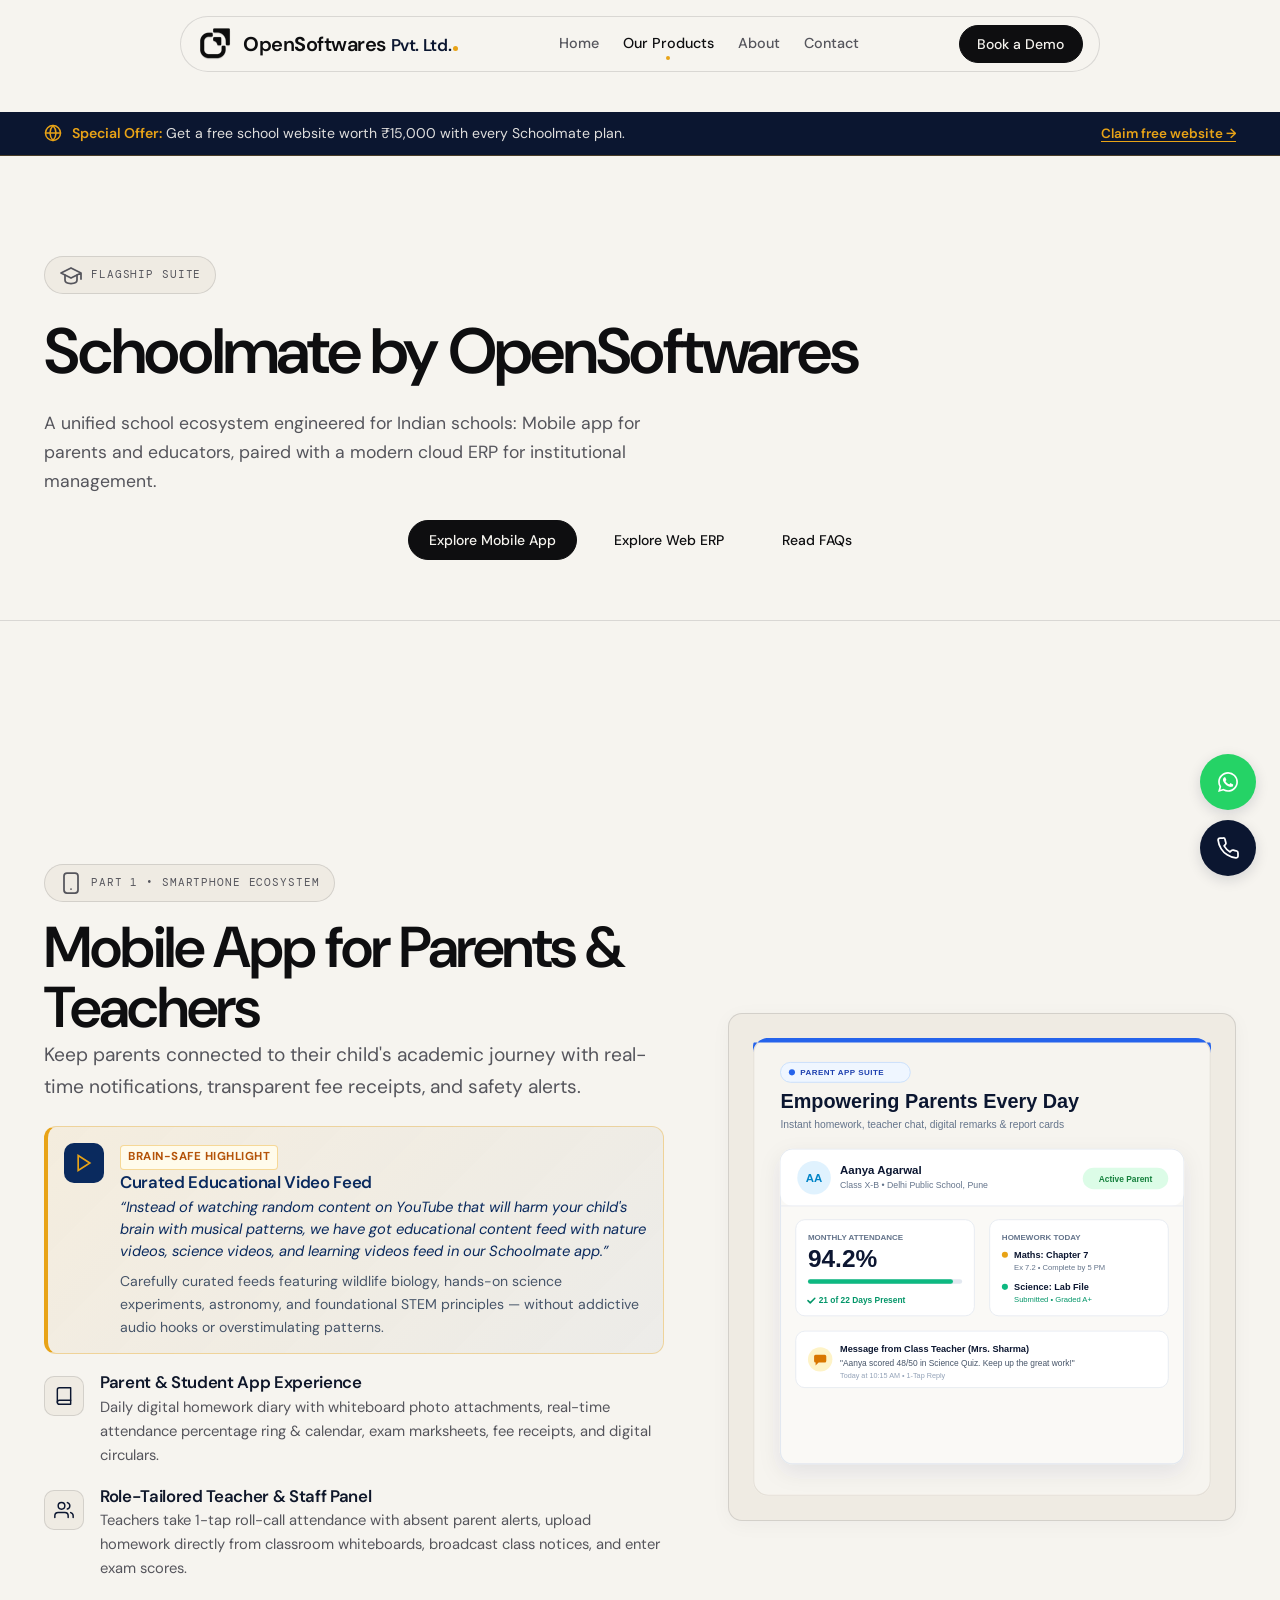
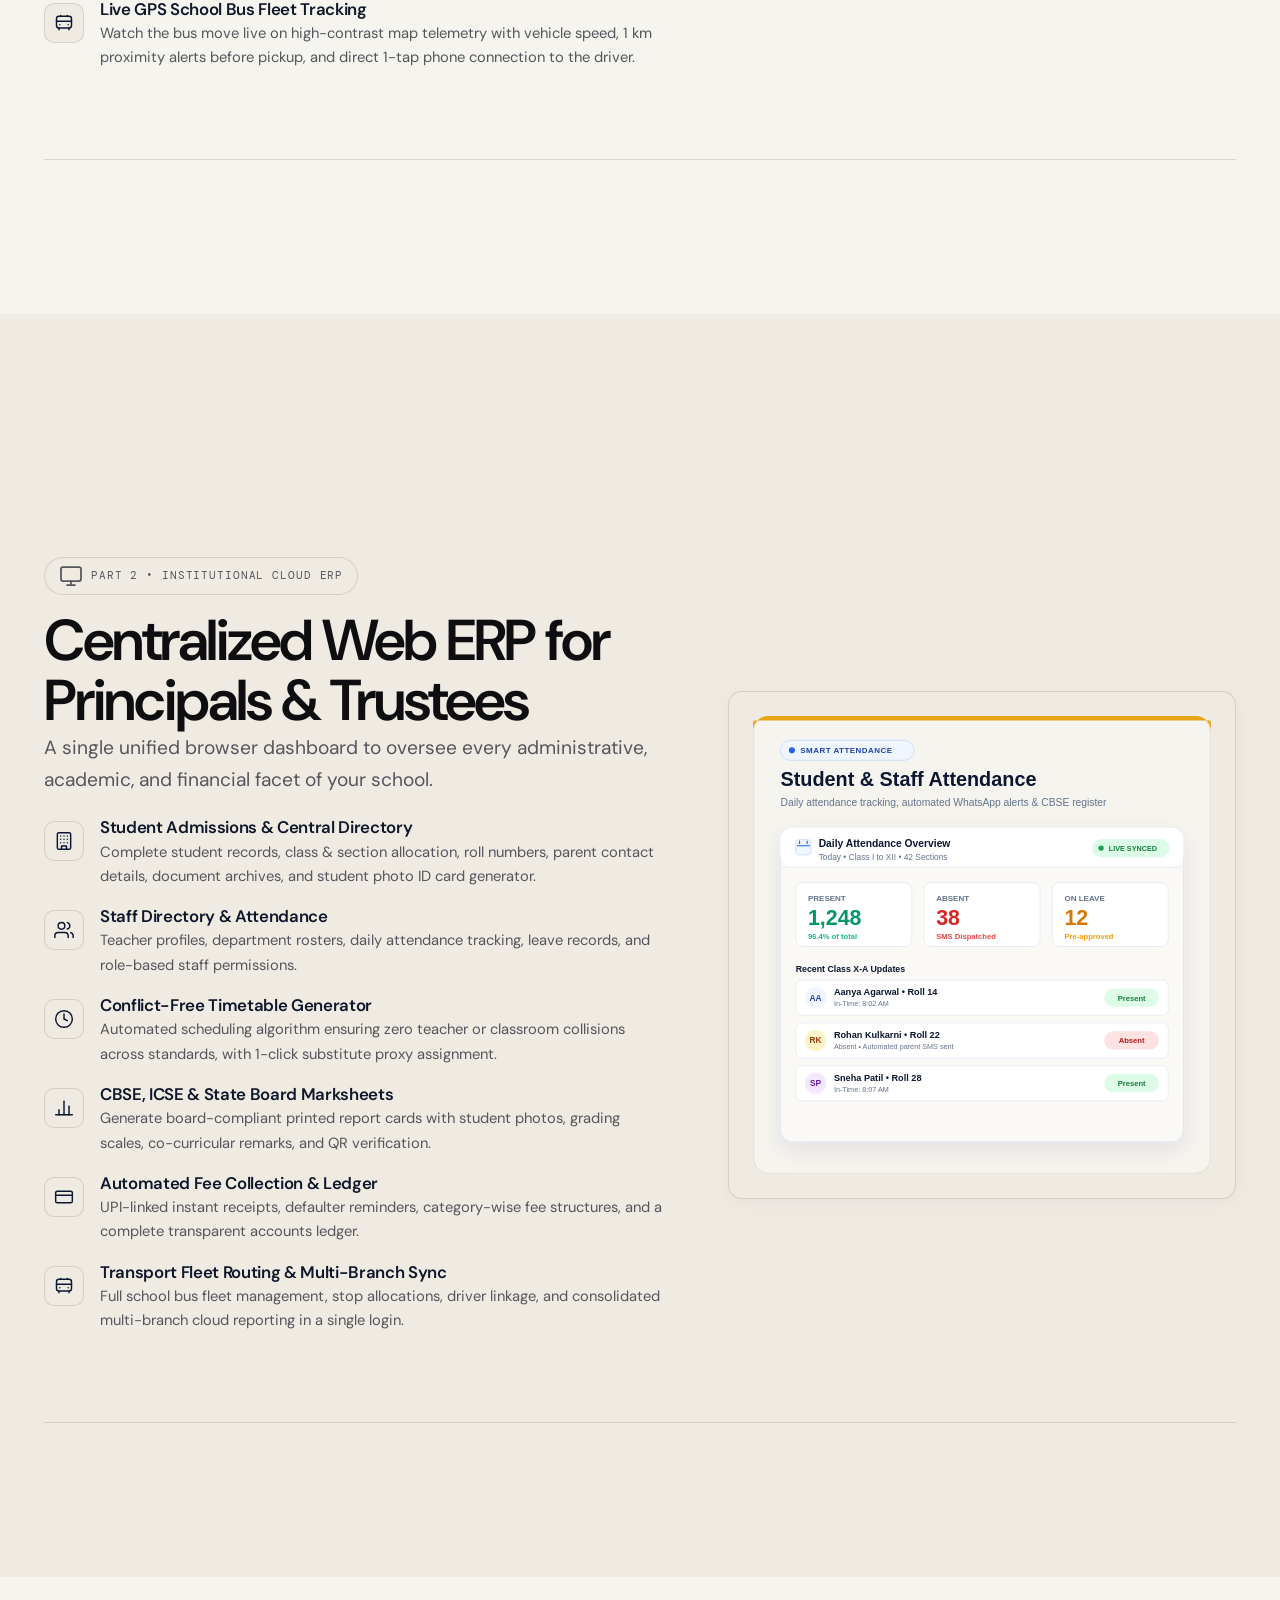
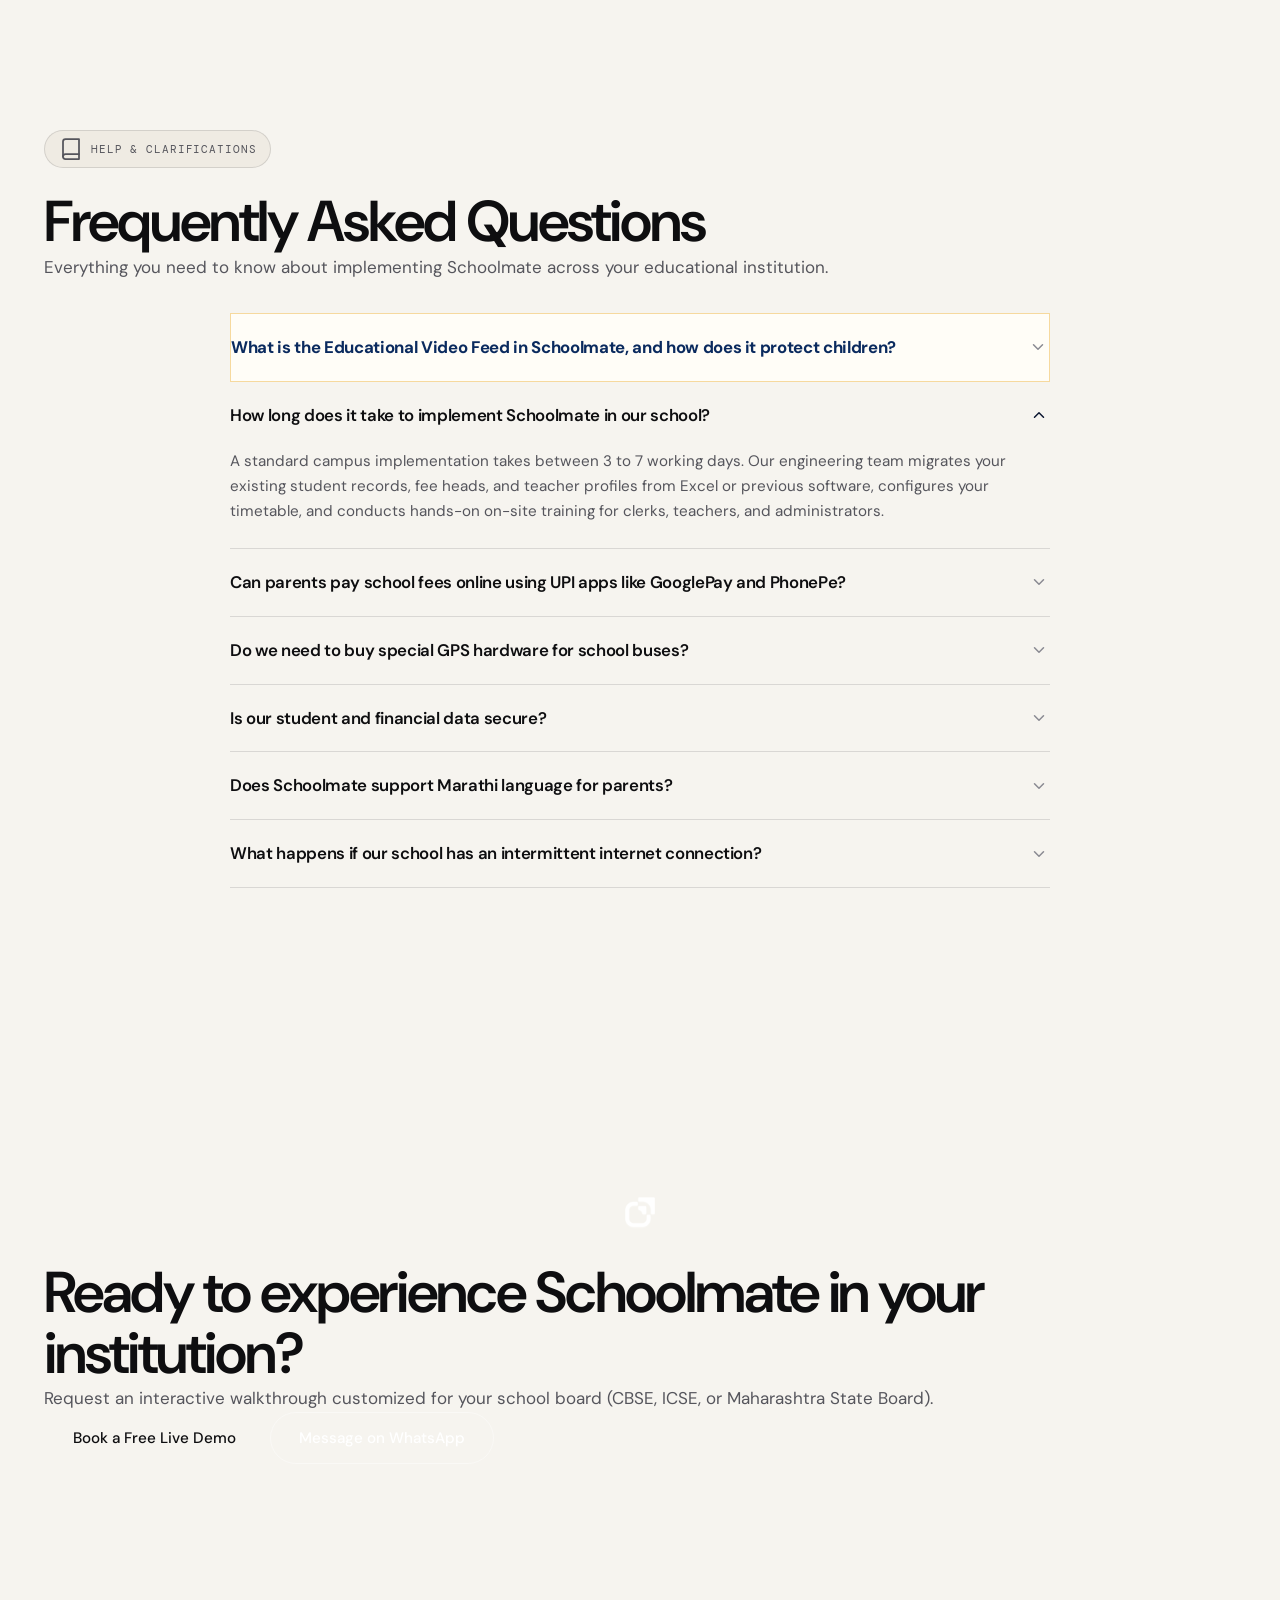
<file: schoolmate.html>
<!DOCTYPE html>
<html lang="en">
<head>
  <meta charset="UTF-8">
  <meta name="viewport" content="width=device-width, initial-scale=1.0">
  <title>Schoolmate ERP — School Management Software &amp; Mobile App | OpenSoftwares Pvt. Ltd.</title>
  <meta name="description" content="Schoolmate by OpenSoftwares (OpenSoftwares Pvt. Ltd.) is the unified school ERP and mobile app suite featuring live bus GPS, automated fees, daily attendance tracking, and CBSE gradebooks.">
  <meta name="keywords" content="Schoolmate ERP, Schoolmate, Open Softwares, OpenSoftwares, Open Softwares Pvt Ltd, school management software India, school ERP app, live school bus tracking GPS, CBSE gradebook ERP, school fee collection UPI">
  <meta name="author" content="OpenSoftwares Pvt. Ltd.">
  <link rel="canonical" href="https://opensoftwares.in/schoolmate.html">

  <!-- Favicon and Brand Icons -->
  <link rel="icon" href="/favicon.ico" sizes="48x48">
  <link rel="icon" type="image/png" sizes="32x32" href="/assets/brand/logo-mark-32.png">
  <link rel="icon" type="image/png" sizes="192x192" href="/assets/brand/logo-mark-192.png">
  <link rel="apple-touch-icon" sizes="180x180" href="/assets/brand/logo-mark-180.png">
  <link rel="manifest" href="/site.webmanifest">
  <meta name="theme-color" content="#F6F4EF">
  <meta name="application-name" content="OpenSoftwares Pvt. Ltd.">
  <meta name="apple-mobile-web-app-title" content="OpenSoftwares">
  <link rel="preload" href="/assets/brand/logo-transparent.png" as="image">

  <!-- Open Graph & Social -->
  <meta property="og:type" content="website">
  <meta property="og:url" content="https://opensoftwares.in/schoolmate.html">
  <meta property="og:site_name" content="OpenSoftwares Pvt. Ltd.">
  <meta property="og:title" content="Schoolmate ERP — School Management Software &amp; Mobile App | OpenSoftwares Pvt. Ltd.">
  <meta property="og:description" content="Schoolmate by OpenSoftwares (OpenSoftwares Pvt. Ltd.) is the unified school ERP and mobile app suite featuring live bus GPS, automated fees, daily attendance tracking, and CBSE gradebooks.">
  <meta property="og:image" content="https://opensoftwares.in/assets/brand/og-image.png">
  <meta property="og:image:width" content="1200">
  <meta property="og:image:height" content="630">
  <meta property="og:image:alt" content="Schoolmate ERP by OpenSoftwares — School Management Software &amp; App">
  <meta name="twitter:card" content="summary_large_image">
  <meta name="twitter:title" content="Schoolmate ERP — School Management Software &amp; Mobile App | OpenSoftwares Pvt. Ltd.">
  <meta name="twitter:description" content="Schoolmate by OpenSoftwares (OpenSoftwares Pvt. Ltd.) is the unified school ERP and mobile app suite featuring live bus GPS, automated fees, daily attendance tracking, and CBSE gradebooks.">
  <meta name="twitter:image" content="https://opensoftwares.in/assets/brand/og-image.png">

  <!-- Fonts -->
  <link rel="preconnect" href="https://fonts.googleapis.com">
  <link rel="preconnect" href="https://fonts.gstatic.com" crossorigin>
  <link href="https://fonts.googleapis.com/css2?family=DM+Sans:ital,wght@0,400;0,500;0,600;0,700;1,400&family=DM+Mono:wght@400;500&family=Instrument+Serif:ital@1&display=swap" rel="stylesheet">

  <!-- Critical Inline CSS: Guarantees zero FOUC even before external stylesheets arrive -->
  <style>
    .nav-link { position: relative; overflow: hidden; display: inline-flex; }
    .nav-link .nav-text-back { position: absolute; top: 100%; left: 50%; transform: translateX(-50%); opacity: 0; }
    .brand-logo-img { width: 36px; height: 36px; max-width: 36px; max-height: 36px; object-fit: contain; }
    .icon, .svg-icon { width: 24px; height: 24px; flex-shrink: 0; }
    .section-badge svg, .section-badge .svg-icon { width: 14px !important; height: 14px !important; min-width: 14px; min-height: 14px; }
    .split-icon { width: 40px; height: 40px; min-width: 40px; min-height: 40px; border-radius: 10px; display: flex; align-items: center; justify-content: center; flex-shrink: 0; }
    .split-icon svg, .split-icon .svg-icon { width: 20px !important; height: 20px !important; min-width: 20px; min-height: 20px; }
    .faq-icon, .faq-chevron { width: 22px; height: 22px; flex-shrink: 0; display: flex; align-items: center; justify-content: center; }
    .faq-icon svg, .faq-chevron svg { width: 18px !important; height: 18px !important; }
    .floating-btn svg, .floating-btn .icon, .floating-btn .svg-icon { width: 24px !important; height: 24px !important; min-width: 24px; min-height: 24px; }
    .icon-lg { width: 28px; height: 28px; }
    .overlay-close svg { width: 28px; height: 28px; }
  </style>

  <!-- CSS (Cache-busted) -->
  <link rel="stylesheet" href="/css/style.css?v=5.0">
  <link rel="stylesheet" href="/css/pages.css?v=3.0">

  <!-- Schema.org SoftwareApplication & FAQPage JSON-LD (AEO & GEO Enabled) -->
  <script type="application/ld+json">
  {
    "@context": "https://schema.org",
    "@graph": [
      {
        "@type": "SoftwareApplication",
        "@id": "https://opensoftwares.in/schoolmate.html#software",
        "name": "Schoolmate by OpenSoftwares",
        "alternateName": [
          "Schoolmate ERP",
          "Schoolmate School Management Software",
          "Schoolmate by Open Softwares"
        ],
        "operatingSystem": "Android, Web Browser, iOS",
        "applicationCategory": "EducationalApplication",
        "description": "Unified school management software suite combining a mobile parent/teacher app and centralized cloud ERP with live GPS bus tracking and automated UPI fees.",
        "url": "https://opensoftwares.in/schoolmate.html",
        "featureList": [
          "Automated online fee collection via UPI and digital receipts",
          "Live school bus GPS tracking for parents and administrators",
          "Daily attendance tracking for students and staff",
          "CBSE, ICSE and Maharashtra State Board compliant gradebooks",
          "Trilingual parent mobile application in English, Hindi, and Marathi"
        ],
        "offers": {
          "@type": "Offer",
          "price": "0",
          "priceCurrency": "INR",
          "description": "Free institutional walkthrough and live demo available on request"
        },
        "publisher": {
          "@type": "Organization",
          "@id": "https://opensoftwares.in/#organization",
          "name": "OpenSoftwares",
          "legalName": "OpenSoftwares Pvt. Ltd.",
          "alternateName": [
            "Open Softwares",
            "OpenSoftwares Pvt. Ltd."
          ],
          "url": "https://opensoftwares.in",
          "logo": "https://opensoftwares.in/assets/brand/logo-mark-512.png",
          "sameAs": [
            "https://opensoftwares.in",
            "https://wa.me/917204726501",
            "https://www.linkedin.com/company/opensoftwares-pvt-ltd"
          ]
        }
      },
      {
        "@type": "FAQPage",
        "@id": "https://opensoftwares.in/schoolmate.html#faq",
        "mainEntity": [
          {
            "@type": "Question",
            "name": "How long does it take to implement Schoolmate in our school?",
            "acceptedAnswer": {
              "@type": "Answer",
              "text": "A standard campus implementation takes between 3 to 7 working days. Our engineering team migrates your existing student records, fee heads, and teacher profiles from Excel or previous software, configures your timetable, and conducts hands-on on-site training for clerks, teachers, and administrators."
            }
          },
          {
            "@type": "Question",
            "name": "Can parents pay school fees online using UPI apps like GooglePay and PhonePe?",
            "acceptedAnswer": {
              "@type": "Answer",
              "text": "Yes. Schoolmate features integrated payment gateways supporting UPI (Google Pay, PhonePe, Paytm, BHIM), debit cards, credit cards, and net banking. Money settles directly into your school's bank account, and parents receive an instant digital receipt. Offline cash and cheque payments at the school fee counter are also seamlessly reconciled in the same ledger."
            }
          },
          {
            "@type": "Question",
            "name": "Do we need to buy special GPS hardware for school buses?",
            "acceptedAnswer": {
              "@type": "Answer",
              "text": "No. Schoolmate is hardware-agnostic. We can integrate with existing AIS-140 or commercial GPS devices installed in your fleet. Alternatively, bus attendants can use a dedicated driver app on any standard Android smartphone to transmit live location telemetry securely."
            }
          },
          {
            "@type": "Question",
            "name": "Is our student and financial data secure?",
            "acceptedAnswer": {
              "@type": "Answer",
              "text": "Absolutely. All institutional databases are stored in encrypted Indian data centers adhering to strict ISO/IEC 27001 data security standards. Automated backups run twice daily, and role-based permissions ensure that teachers, accountants, and clerks only access records relevant to their designation."
            }
          },
          {
            "@type": "Question",
            "name": "Does Schoolmate support Marathi language for parents?",
            "acceptedAnswer": {
              "@type": "Answer",
              "text": "Yes. The Schoolmate Mobile Parent App and ERP support English, Hindi, Marathi, Kannada, and Urdu. Users can switch languages with a single tap in their interface settings."
            }
          },
          {
            "@type": "Question",
            "name": "What happens if our school has an intermittent internet connection?",
            "acceptedAnswer": {
              "@type": "Answer",
              "text": "Schoolmate is optimized for lightweight bandwidth consumption. Attendance marking, counter fee collections, and student diary updates support offline caching, automatically syncing to the cloud as soon as network connectivity is restored."
            }
          }
        ]
      }
    ]
  }
  </script>
</head>
<body class="inner-page">

  <!-- Reusable SVG Sprite -->
  <svg xmlns="http://www.w3.org/2000/svg" style="display:none;">
    <defs>
      <symbol id="icon-mobile" viewBox="0 0 24 24" fill="none" stroke="currentColor" stroke-width="1.75" stroke-linecap="round" stroke-linejoin="round">
        <rect x="5" y="2" width="14" height="20" rx="3" />
        <path d="M12 18h.01" />
      </symbol>
      <symbol id="icon-desktop" viewBox="0 0 24 24" fill="none" stroke="currentColor" stroke-width="1.75" stroke-linecap="round" stroke-linejoin="round">
        <rect x="2" y="3" width="20" height="14" rx="2" />
        <path d="M8 21h8M12 17v4" />
      </symbol>
      <symbol id="icon-book" viewBox="0 0 24 24" fill="none" stroke="currentColor" stroke-width="1.75" stroke-linecap="round" stroke-linejoin="round">
        <path d="M4 19.5A2.5 2.5 0 0 1 6.5 17H20" />
        <path d="M6.5 2H20v20H6.5A2.5 2.5 0 0 1 4 19.5v-15A2.5 2.5 0 0 1 6.5 2z" />
      </symbol>
      <symbol id="icon-pencil" viewBox="0 0 24 24" fill="none" stroke="currentColor" stroke-width="1.75" stroke-linecap="round" stroke-linejoin="round">
        <path d="M17 3a2.828 2.828 0 1 1 4 4L7.5 20.5 2 22l1.5-5.5L17 3z" />
      </symbol>
      <symbol id="icon-graduation-cap" viewBox="0 0 24 24" fill="none" stroke="currentColor" stroke-width="1.75" stroke-linecap="round" stroke-linejoin="round">
        <path d="M22 10v6M2 10l10-5 10 5-10 5z" />
        <path d="M6 12v5c0 2 2.5 3.5 6 3.5s6-1.5 6-3.5v-5" />
      </symbol>
      <symbol id="icon-wallet" viewBox="0 0 24 24" fill="none" stroke="currentColor" stroke-width="1.75" stroke-linecap="round" stroke-linejoin="round">
        <rect x="2" y="5" width="20" height="14" rx="2" />
        <line x1="2" y1="10" x2="22" y2="10" />
      </symbol>
      <symbol id="icon-bus" viewBox="0 0 24 24" fill="none" stroke="currentColor" stroke-width="1.75" stroke-linecap="round" stroke-linejoin="round">
        <rect x="3" y="4" width="18" height="14" rx="3" />
        <path d="M3 10h18M7 14h.01M17 14h.01M6 18v2M18 18v2M8 4v-1M16 4v-1" />
      </symbol>
      <symbol id="icon-chat" viewBox="0 0 24 24" fill="none" stroke="currentColor" stroke-width="1.75" stroke-linecap="round" stroke-linejoin="round">
        <path d="M21 11.5a8.38 8.38 0 0 1-.9 3.8 8.5 8.5 0 0 1-7.6 4.7 8.38 8.38 0 0 1-3.8-.9L3 21l1.9-5.7a8.38 8.38 0 0 1-.9-3.8 8.5 8.5 0 0 1 4.7-7.6 8.38 8.38 0 0 1 3.8-.9h.5a8.48 8.48 0 0 1 8 8v.5z" />
      </symbol>
      <symbol id="icon-building" viewBox="0 0 24 24" fill="none" stroke="currentColor" stroke-width="1.75" stroke-linecap="round" stroke-linejoin="round">
        <rect x="4" y="2" width="16" height="20" rx="2" ry="2" />
        <path d="M9 22v-4h6v4M8 6h.01M16 6h.01M12 6h.01M12 10h.01M12 14h.01M16 10h.01M16 14h.01M8 10h.01M8 14h.01" />
      </symbol>
      <symbol id="icon-users" viewBox="0 0 24 24" fill="none" stroke="currentColor" stroke-width="1.75" stroke-linecap="round" stroke-linejoin="round">
        <path d="M17 21v-2a4 4 0 0 0-4-4H5a4 4 0 0 0-4 4v2" />
        <circle cx="9" cy="7" r="4" />
        <path d="M23 21v-2a4 4 0 0 0-3-3.87" />
        <path d="M16 3.13a4 4 0 0 1 0 7.75" />
      </symbol>
      <symbol id="icon-chart" viewBox="0 0 24 24" fill="none" stroke="currentColor" stroke-width="1.75" stroke-linecap="round" stroke-linejoin="round">
        <line x1="18" y1="20" x2="18" y2="10" />
        <line x1="12" y1="20" x2="12" y2="4" />
        <line x1="6" y1="20" x2="6" y2="14" />
        <line x1="2" y1="20" x2="22" y2="20" />
      </symbol>
      <symbol id="icon-chevron-down" viewBox="0 0 24 24" fill="none" stroke="currentColor" stroke-width="2" stroke-linecap="round" stroke-linejoin="round">
        <polyline points="6 9 12 15 18 9" />
      </symbol>
      <symbol id="icon-phone" viewBox="0 0 24 24" fill="none" stroke="currentColor" stroke-width="1.75" stroke-linecap="round" stroke-linejoin="round">
        <path d="M22 16.92v3a2 2 0 0 1-2.18 2 19.79 19.79 0 0 1-8.63-3.07 19.5 19.5 0 0 1-6-6 19.79 19.79 0 0 1-3.07-8.67A2 2 0 0 1 4.11 2h3a2 2 0 0 1 2 1.72 12.84 12.84 0 0 0 .7 2.81 2 2 0 0 1-.45 2.11L8.09 9.91a16 16 0 0 0 6 6l1.27-1.27a2 2 0 0 1 2.11-.45 12.84 12.84 0 0 0 2.81.7A2 2 0 0 1 22 16.92z" />
      </symbol>
      <symbol id="icon-whatsapp" viewBox="0 0 24 24" fill="currentColor">
        <path d="M12.04 2c-5.46 0-9.91 4.45-9.91 9.91 0 1.75.46 3.45 1.32 4.95L2.05 22l5.25-1.38c1.45.79 3.08 1.21 4.74 1.21 5.46 0 9.91-4.45 9.91-9.91 0-2.65-1.03-5.14-2.9-7.01A9.816 9.816 0 0012.04 2zm0 18.15c-1.48 0-2.93-.4-4.2-1.15l-.3-.18-3.12.82.83-3.04-.2-.31a8.15 8.15 0 01-1.25-4.38c0-4.54 3.7-8.24 8.24-8.24 2.2 0 4.27.86 5.82 2.42a8.18 8.18 0 012.41 5.82c0 4.54-3.7 8.24-8.23 8.24zm4.51-6.17c-.25-.12-1.47-.72-1.7-.81-.23-.08-.39-.12-.56.12-.17.25-.64.81-.79.97-.14.17-.29.19-.54.06-.25-.12-1.05-.39-2-1.23-.74-.66-1.24-1.47-1.39-1.72-.14-.25-.02-.38.11-.51.11-.11.25-.29.37-.43.12-.14.17-.25.25-.41.08-.17.04-.31-.02-.43s-.56-1.34-.76-1.84c-.2-.48-.41-.42-.56-.43h-.48c-.17 0-.44.06-.67.31-.23.25-.89.87-.89 2.12s.91 2.46 1.04 2.63c.12.17 1.79 2.73 4.33 3.83.61.26 1.08.42 1.45.54.61.19 1.16.17 1.6.1 1.48-.07 1.47-.6 1.68-1.18.21-.59.21-1.09.15-1.19-.06-.11-.22-.17-.47-.3z"/>
      </symbol>
      <symbol id="icon-close" viewBox="0 0 24 24" fill="none" stroke="currentColor" stroke-width="2" stroke-linecap="round" stroke-linejoin="round">
        <line x1="18" y1="6" x2="6" y2="18" />
        <line x1="6" y1="6" x2="18" y2="18" />
      </symbol>
      <symbol id="icon-map-pin" viewBox="0 0 24 24" fill="none" stroke="currentColor" stroke-width="1.75" stroke-linecap="round" stroke-linejoin="round">
        <path d="M21 10c0 7-9 13-9 13s-9-6-9-13a9 9 0 0 1 18 0z" />
        <circle cx="12" cy="10" r="3" />
      </symbol>
      <symbol id="icon-clock" viewBox="0 0 24 24" fill="none" stroke="currentColor" stroke-width="1.75" stroke-linecap="round" stroke-linejoin="round">
        <circle cx="12" cy="12" r="10" />
        <polyline points="12 6 12 12 16 14" />
      </symbol>
          <symbol id="icon-instagram" viewBox="0 0 24 24" fill="none" stroke="currentColor" stroke-width="2" stroke-linecap="round" stroke-linejoin="round">
        <rect x="2" y="2" width="20" height="20" rx="5" ry="5"/>
        <path d="M16 11.37A4 4 0 1 1 12.63 8 4 4 0 0 1 16 11.37z"/>
        <circle cx="17.5" cy="6.5" r="1.2" fill="currentColor" stroke="none"/>
      </symbol>
    </defs>
  </svg>

  <!-- =========================================================================
       Header & Navigation
       ========================================================================= -->
  <!-- Header -->
  <header class="site-header" id="siteHeader" role="banner">
    <div class="header-inner">
      <a href="index.html" class="brand-link" aria-label="OpenSoftwares Pvt. Ltd. Homepage">
        <img src="/assets/brand/logo-transparent.png" 
             srcset="/assets/brand/logo-transparent-36.png 1x, /assets/brand/logo-transparent-72.png 2x" 
             width="36" height="36" 
             alt="OpenSoftwares Pvt. Ltd. logo" 
             class="brand-logo-img">
        <span class="brand-wordmark">
          <span class="brand-cap">O</span>pen<span class="brand-cap">S</span>oftwares <span class="brand-legal">Pvt. Ltd.</span><span class="brand-dot" aria-hidden="true"></span>
        </span>
      </a>

      <nav class="nav-desktop" aria-label="Main Navigation">
        <ul class="nav-links">
          <li><a href="index.html" class="nav-link"><span class="nav-text-front">Home</span><span class="nav-text-back" aria-hidden="true">Home</span></a></li>
          <li><a href="products.html" class="nav-link active" aria-current="page"><span class="nav-text-front">Our Products</span><span class="nav-text-back" aria-hidden="true">Our Products</span></a></li>
          <li><a href="about.html" class="nav-link"><span class="nav-text-front">About</span><span class="nav-text-back" aria-hidden="true">About</span></a></li>
          <li><a href="contact.html" class="nav-link"><span class="nav-text-front">Contact</span><span class="nav-text-back" aria-hidden="true">Contact</span></a></li>
        </ul>
      </nav>

      <div class="header-cta">
        <a href="contact.html" class="btn btn-primary btn-sm">Book a Demo</a>
        <button class="nav-toggle" id="navToggle" type="button" aria-expanded="false" aria-controls="mobileOverlay" aria-label="Open navigation menu">
          <span class="nav-bar"></span>
          <span class="nav-bar"></span>
        </button>
      </div>
    </div>
  </header>

  <!-- Mobile Overlay -->
  <nav class="mobile-overlay" id="mobileOverlay" aria-label="Mobile Navigation" aria-hidden="true">
    <div class="mobile-overlay-header">
      <a href="index.html" class="brand-link brand-link-light" aria-label="OpenSoftwares Pvt. Ltd. Homepage">
        <img src="/assets/brand/logo-transparent.png" 
             srcset="/assets/brand/logo-transparent-32.png 1x, /assets/brand/logo-transparent-72.png 2x" 
             width="32" height="32" 
             alt="OpenSoftwares Pvt. Ltd. logo" 
             class="brand-logo-img brand-logo-darkmode">
        <span class="brand-wordmark"><span class="brand-cap">O</span>pen<span class="brand-cap">S</span>oftwares <span class="brand-legal">Pvt. Ltd.</span><span class="brand-dot"></span></span>
      </a>
      <button class="overlay-close" id="overlayClose" type="button" aria-label="Close navigation menu">
        <svg class="icon"><use href="#icon-close"></use></svg>
      </button>
    </div>
    <ul class="mobile-nav-list">
      <li class="mobile-nav-item"><span class="mobile-nav-index">01</span><a href="index.html" class="mobile-nav-link">Home</a></li>
      <li class="mobile-nav-item"><span class="mobile-nav-index">02</span><a href="products.html" class="mobile-nav-link active">Our Products</a></li>
      <li class="mobile-nav-item"><span class="mobile-nav-index">03</span><a href="about.html" class="mobile-nav-link">About</a></li>
      <li class="mobile-nav-item"><span class="mobile-nav-index">04</span><a href="contact.html" class="mobile-nav-link">Contact</a></li>
    </ul>
    <div class="mobile-overlay-footer">
      <p class="mobile-footer-notice">Schoolmate app — coming soon on Google Play</p>
      <div class="mobile-footer-contacts">
        <a href="tel:+917204726501" class="mobile-footer-link"><svg class="icon icon-sm"><use href="#icon-phone"></use></svg> +91 72047 26501</a>
        <a href="https://wa.me/917204726501?text=Hi%2C%20I%20want%20to%20know%20more%20about%20school%20software" class="mobile-footer-link"><svg class="icon icon-sm icon-filled"><use href="#icon-whatsapp"></use></svg> WhatsApp</a>
      </div>
    </div>
  </nav>

  <!-- =========================================================================
       MAIN CONTENT
       ========================================================================= -->
  <main id="mainContent">

    <!-- Compact Free Website Offer Bar near top -->
    <div class="free-website-compact-bar">
      <div class="container compact-bar-container">
        <div class="compact-bar-content">
          <svg class="compact-bar-icon" width="18" height="18" style="width:18px!important;height:18px!important;min-width:18px!important;max-width:18px!important;display:inline-block;flex-shrink:0;" viewBox="0 0 24 24" fill="none" stroke="currentColor" stroke-width="2" stroke-linecap="round" stroke-linejoin="round" aria-hidden="true"><circle cx="12" cy="12" r="10"/><line x1="2" y1="12" x2="22" y2="12"/><path d="M12 2a15.3 15.3 0 0 1 4 10 15.3 15.3 0 0 1-4 10 15.3 15.3 0 0 1-4-10 15.3 15.3 0 0 1 4-10z"/></svg>
          <span class="compact-bar-text"><strong>Special Offer:</strong> Get a free school website worth &#8377;15,000 with every Schoolmate plan.</span>
        </div>
        <a href="https://wa.me/917204726501?text=Hi%2C%20I%20want%20to%20know%20about%20the%20free%20school%20website%20with%20the%20Schoolmate%20plan." class="compact-bar-link" target="_blank" rel="noopener noreferrer">
          Claim free website &rarr;
        </a>
      </div>
    </div>

    <!-- Hero Banner -->
    <section class="page-hero">
      <div class="container page-hero-content">
        <span class="section-badge">
          <svg class="svg-icon" width="24" height="24" style="width:24px!important;height:24px!important;min-width:24px!important;max-width:24px!important;display:block;flex-shrink:0;"><use href="#icon-graduation-cap"></use></svg>
          Flagship Suite
        </span>
        <h1>Schoolmate by OpenSoftwares</h1>
        <p>
          A unified school ecosystem engineered for Indian schools: Mobile app for parents and educators, paired with a modern cloud ERP for institutional management.
        </p>
        <div style="display: flex; justify-content: center; gap: 1rem; margin-top: 1.5rem; flex-wrap: wrap;">
          <a href="#mobileApp" class="btn btn-primary btn-sm">Explore Mobile App</a>
          <a href="#webErp" class="btn btn-secondary btn-sm">Explore Web ERP</a>
          <a href="#faqSection" class="btn btn-outline btn-sm">Read FAQs</a>
        </div>
      </div>
    </section>

    <!-- SECTION 1: Mobile App Deep-Dive -->
    <section class="section" id="mobileApp" aria-labelledby="mobileAppHeading">
      <div class="container">
        <div class="feature-split-section">
          <!-- Text Content -->
          <div class="split-content reveal delay-100">
            <span class="section-badge">
              <svg class="svg-icon" width="24" height="24" style="width:24px!important;height:24px!important;min-width:24px!important;max-width:24px!important;display:block;flex-shrink:0;"><use href="#icon-mobile"></use></svg>
              Part 1 • Smartphone Ecosystem
            </span>
            <h2 id="mobileAppHeading">Mobile App for Parents &amp; Teachers</h2>
            <p class="text-lead">
              Keep parents connected to their child's academic journey with real-time notifications, transparent fee receipts, and safety alerts.
            </p>

            <div class="split-feature-list">
              <!-- Feature 1: Educational Video Feed Highlight -->
              <div class="split-feature-item" style="background: linear-gradient(135deg, rgba(232, 163, 23, 0.08) 0%, rgba(10, 42, 94, 0.04) 100%); border: 1px solid rgba(232, 163, 23, 0.35); border-left: 4px solid #E8A317; border-radius: 12px; padding: 14px 16px;">
                <div class="split-icon" style="background: #0A2A5E; color: #E8A317; border: none;" aria-hidden="true">
                  <svg viewBox="0 0 24 24" width="20" height="20" fill="none" stroke="currentColor" stroke-width="2"><polygon points="5 3 19 12 5 21 5 3"/></svg>
                </div>
                <div>
                  <div style="display: inline-flex; align-items: center; gap: 6px; background: #FFFBEB; color: #B45309; border: 1px solid rgba(232, 163, 23, 0.4); font-size: 0.72rem; font-weight: 700; text-transform: uppercase; letter-spacing: 0.5px; padding: 2px 7px; border-radius: 4px; margin-bottom: 4px;">Brain-Safe Highlight</div>
                  <h4 style="font-size: 1.05rem; color: #0A2A5E; margin-bottom: 0.3rem;">Curated Educational Video Feed</h4>
                  <p style="font-size: 0.92rem; font-style: italic; color: #0A2A5E; line-height: 1.5; margin-bottom: 8px;">
                    &ldquo;Instead of watching random content on YouTube that will harm your child's brain with musical patterns, we have got educational content feed with nature videos, science videos, and learning videos feed in our Schoolmate app.&rdquo;
                  </p>
                  <p style="font-size: 0.88rem; color: #475569; margin: 0;">
                    Carefully curated feeds featuring wildlife biology, hands-on science experiments, astronomy, and foundational STEM principles &mdash; without addictive audio hooks or overstimulating patterns.
                  </p>
                </div>
              </div>

              <!-- Feature 2: Parent & Student App -->
              <div class="split-feature-item">
                <div class="split-icon" aria-hidden="true">
                  <svg class="svg-icon" width="24" height="24" style="width:24px!important;height:24px!important;min-width:24px!important;max-width:24px!important;display:block;flex-shrink:0;"><use href="#icon-book"></use></svg>
                </div>
                <div>
                  <h4 style="font-size: 1.05rem; color: #0F172A; margin-bottom: 0.2rem;">Parent &amp; Student App Experience</h4>
                  <p style="font-size: 0.92rem;">Daily digital homework diary with whiteboard photo attachments, real-time attendance percentage ring &amp; calendar, exam marksheets, fee receipts, and digital circulars.</p>
                </div>
              </div>

              <!-- Feature 3: Teacher & Staff Panel -->
              <div class="split-feature-item">
                <div class="split-icon" aria-hidden="true">
                  <svg class="svg-icon" width="24" height="24" style="width:24px!important;height:24px!important;min-width:24px!important;max-width:24px!important;display:block;flex-shrink:0;"><use href="#icon-users"></use></svg>
                </div>
                <div>
                  <h4 style="font-size: 1.05rem; color: #0F172A; margin-bottom: 0.2rem;">Role-Tailored Teacher &amp; Staff Panel</h4>
                  <p style="font-size: 0.92rem;">Teachers take 1-tap roll-call attendance with absent parent alerts, upload homework directly from classroom whiteboards, broadcast class notices, and enter exam scores.</p>
                </div>
              </div>

              <!-- Feature 4: Live Bus GPS Tracking -->
              <div class="split-feature-item">
                <div class="split-icon" aria-hidden="true">
                  <svg class="svg-icon" width="24" height="24" style="width:24px!important;height:24px!important;min-width:24px!important;max-width:24px!important;display:block;flex-shrink:0;"><use href="#icon-bus"></use></svg>
                </div>
                <div>
                  <h4 style="font-size: 1.05rem; color: #0F172A; margin-bottom: 0.2rem;">Live GPS School Bus Fleet Tracking</h4>
                  <p style="font-size: 0.92rem;">Watch the bus move live on high-contrast map telemetry with vehicle speed, 1&nbsp;km proximity alerts before pickup, and direct 1-tap phone connection to the driver.</p>
                </div>
              </div>
            </div>
          </div>

          <!-- Graphic (Vector SVG) -->
          <div class="split-visual reveal delay-200">
            <img src="assets/slider-parents.svg" alt="Schoolmate Mobile App interface preview" width="600" height="500" loading="lazy">
          </div>
        </div>
      </div>
    </section>

    <!-- SECTION 2: Centralized Web ERP Deep-Dive -->
    <section class="section section-alt" id="webErp" aria-labelledby="webErpHeading">
      <div class="container">
        <div class="feature-split-section reverse">
          <!-- Text Content -->
          <div class="split-content reveal delay-100">
            <span class="section-badge">
              <svg class="svg-icon" width="24" height="24" style="width:24px!important;height:24px!important;min-width:24px!important;max-width:24px!important;display:block;flex-shrink:0;"><use href="#icon-desktop"></use></svg>
              Part 2 • Institutional Cloud ERP
            </span>
            <h2 id="webErpHeading">Centralized Web ERP for Principals &amp; Trustees</h2>
            <p class="text-lead">
              A single unified browser dashboard to oversee every administrative, academic, and financial facet of your school.
            </p>

            <div class="split-feature-list">
              <div class="split-feature-item">
                <div class="split-icon" aria-hidden="true">
                  <svg class="svg-icon" width="24" height="24" style="width:24px!important;height:24px!important;min-width:24px!important;max-width:24px!important;display:block;flex-shrink:0;"><use href="#icon-building"></use></svg>
                </div>
                <div>
                  <h4 style="font-size: 1.05rem; color: #0F172A; margin-bottom: 0.2rem;">Student Admissions &amp; Central Directory</h4>
                  <p style="font-size: 0.92rem;">Complete student records, class &amp; section allocation, roll numbers, parent contact details, document archives, and student photo ID card generator.</p>
                </div>
              </div>

              <div class="split-feature-item">
                <div class="split-icon" aria-hidden="true">
                  <svg class="svg-icon" width="24" height="24" style="width:24px!important;height:24px!important;min-width:24px!important;max-width:24px!important;display:block;flex-shrink:0;"><use href="#icon-users"></use></svg>
                </div>
                <div>
                  <h4 style="font-size: 1.05rem; color: #0F172A; margin-bottom: 0.2rem;">Staff Directory &amp; Attendance</h4>
                  <p style="font-size: 0.92rem;">Teacher profiles, department rosters, daily attendance tracking, leave records, and role-based staff permissions.</p>
                </div>
              </div>

              <div class="split-feature-item">
                <div class="split-icon" aria-hidden="true">
                  <svg class="svg-icon" width="24" height="24" style="width:24px!important;height:24px!important;min-width:24px!important;max-width:24px!important;display:block;flex-shrink:0;"><use href="#icon-clock"></use></svg>
                </div>
                <div>
                  <h4 style="font-size: 1.05rem; color: #0F172A; margin-bottom: 0.2rem;">Conflict-Free Timetable Generator</h4>
                  <p style="font-size: 0.92rem;">Automated scheduling algorithm ensuring zero teacher or classroom collisions across standards, with 1-click substitute proxy assignment.</p>
                </div>
              </div>

              <div class="split-feature-item">
                <div class="split-icon" aria-hidden="true">
                  <svg class="svg-icon" width="24" height="24" style="width:24px!important;height:24px!important;min-width:24px!important;max-width:24px!important;display:block;flex-shrink:0;"><use href="#icon-chart"></use></svg>
                </div>
                <div>
                  <h4 style="font-size: 1.05rem; color: #0F172A; margin-bottom: 0.2rem;">CBSE, ICSE &amp; State Board Marksheets</h4>
                  <p style="font-size: 0.92rem;">Generate board-compliant printed report cards with student photos, grading scales, co-curricular remarks, and QR verification.</p>
                </div>
              </div>

              <div class="split-feature-item">
                <div class="split-icon" aria-hidden="true">
                  <svg class="svg-icon" width="24" height="24" style="width:24px!important;height:24px!important;min-width:24px!important;max-width:24px!important;display:block;flex-shrink:0;"><use href="#icon-wallet"></use></svg>
                </div>
                <div>
                  <h4 style="font-size: 1.05rem; color: #0F172A; margin-bottom: 0.2rem;">Automated Fee Collection &amp; Ledger</h4>
                  <p style="font-size: 0.92rem;">UPI-linked instant receipts, defaulter reminders, category-wise fee structures, and a complete transparent accounts ledger.</p>
                </div>
              </div>

              <div class="split-feature-item">
                <div class="split-icon" aria-hidden="true">
                  <svg class="svg-icon" width="24" height="24" style="width:24px!important;height:24px!important;min-width:24px!important;max-width:24px!important;display:block;flex-shrink:0;"><use href="#icon-bus"></use></svg>
                </div>
                <div>
                  <h4 style="font-size: 1.05rem; color: #0F172A; margin-bottom: 0.2rem;">Transport Fleet Routing &amp; Multi-Branch Sync</h4>
                  <p style="font-size: 0.92rem;">Full school bus fleet management, stop allocations, driver linkage, and consolidated multi-branch cloud reporting in a single login.</p>
                </div>
              </div>
            </div>
          </div>

          <!-- Graphic (Vector SVG) -->
          <div class="split-visual reveal delay-200">
            <img src="assets/slider-admin.svg" alt="Schoolmate Web ERP administrative dashboard preview" width="600" height="500" loading="lazy">
          </div>
        </div>
      </div>
    </section>

    <!-- SECTION 3: Frequently Asked Questions (Accessible Accordion) -->
    <section class="section" id="faqSection" aria-labelledby="faqHeading">
      <div class="container">
        <div class="section-header reveal">
          <span class="section-badge">
            <svg class="svg-icon" width="24" height="24" style="width:24px!important;height:24px!important;min-width:24px!important;max-width:24px!important;display:block;flex-shrink:0;"><use href="#icon-book"></use></svg>
            Help &amp; Clarifications
          </span>
          <h2 class="section-title" id="faqHeading">Frequently Asked Questions</h2>
          <p class="section-desc">
            Everything you need to know about implementing Schoolmate across your educational institution.
          </p>
        </div>

        <div class="faq-container">
          <!-- FAQ 0: Educational Video Feed Highlight -->
          <div class="faq-item reveal delay-100" style="border: 1px solid rgba(232, 163, 23, 0.4); background: #FFFDF7;">
            <button class="faq-question" type="button" aria-expanded="false">
              <span style="font-weight: 700; color: #0A2A5E;">What is the Educational Video Feed in Schoolmate, and how does it protect children?</span>
              <span class="faq-icon" aria-hidden="true">
                <svg class="svg-icon" width="24" height="24" style="width:24px!important;height:24px!important;min-width:24px!important;max-width:24px!important;display:block;flex-shrink:0;"><use href="#icon-chevron-down"></use></svg>
              </span>
            </button>
            <div class="faq-answer">
              <p>
                <strong>Instead of watching random content on YouTube that will harm your child's brain with musical patterns</strong> and addictive recommendation loops, Schoolmate provides a dedicated educational content feed with nature videos, science videos, and learning videos directly inside the mobile app. All videos are hand-curated by educators to ensure safe, curiosity-driven learning.
              </p>
            </div>
          </div>
          <!-- FAQ 1 -->
          <div class="faq-item active reveal delay-100">
            <button class="faq-question" type="button" aria-expanded="true">
              <span>How long does it take to implement Schoolmate in our school?</span>
              <span class="faq-icon" aria-hidden="true">
                <svg class="svg-icon" width="24" height="24" style="width:24px!important;height:24px!important;min-width:24px!important;max-width:24px!important;display:block;flex-shrink:0;"><use href="#icon-chevron-down"></use></svg>
              </span>
            </button>
            <div class="faq-answer">
              <p>
                A standard campus implementation takes between 3 to 7 working days. Our engineering team migrates your existing student records, fee heads, and teacher profiles from Excel or previous software, configures your timetable, and conducts hands-on on-site training for clerks, teachers, and administrators.
              </p>
            </div>
          </div>

          <!-- FAQ 2 -->
          <div class="faq-item reveal delay-200">
            <button class="faq-question" type="button" aria-expanded="false">
              <span>Can parents pay school fees online using UPI apps like GooglePay and PhonePe?</span>
              <span class="faq-icon" aria-hidden="true">
                <svg class="svg-icon" width="24" height="24" style="width:24px!important;height:24px!important;min-width:24px!important;max-width:24px!important;display:block;flex-shrink:0;"><use href="#icon-chevron-down"></use></svg>
              </span>
            </button>
            <div class="faq-answer">
              <p>
                Yes. Schoolmate features integrated payment gateways supporting UPI (Google Pay, PhonePe, Paytm, BHIM), debit cards, credit cards, and net banking. Money settles directly into your school's bank account, and parents receive an instant digital receipt. Offline cash and cheque payments at the school fee counter are also seamlessly reconciled in the same ledger.
              </p>
            </div>
          </div>

          <!-- FAQ 3 -->
          <div class="faq-item reveal delay-300">
            <button class="faq-question" type="button" aria-expanded="false">
              <span>Do we need to buy special GPS hardware for school buses?</span>
              <span class="faq-icon" aria-hidden="true">
                <svg class="svg-icon" width="24" height="24" style="width:24px!important;height:24px!important;min-width:24px!important;max-width:24px!important;display:block;flex-shrink:0;"><use href="#icon-chevron-down"></use></svg>
              </span>
            </button>
            <div class="faq-answer">
              <p>
                No. Schoolmate is hardware-agnostic. We can integrate with existing AIS-140 or commercial GPS devices installed in your fleet. Alternatively, bus attendants can use a dedicated driver app on any standard Android smartphone to transmit live location telemetry securely.
              </p>
            </div>
          </div>

          <!-- FAQ 4 -->
          <div class="faq-item reveal delay-100">
            <button class="faq-question" type="button" aria-expanded="false">
              <span>Is our student and financial data secure?</span>
              <span class="faq-icon" aria-hidden="true">
                <svg class="svg-icon" width="24" height="24" style="width:24px!important;height:24px!important;min-width:24px!important;max-width:24px!important;display:block;flex-shrink:0;"><use href="#icon-chevron-down"></use></svg>
              </span>
            </button>
            <div class="faq-answer">
              <p>
                Absolutely. All institutional databases are stored in encrypted Indian data centers adhering to strict ISO/IEC 27001 data security standards. Automated backups run twice daily, and role-based permissions ensure that teachers, accountants, and clerks only access records relevant to their designation.
              </p>
            </div>
          </div>

          <!-- FAQ 5 -->
          <div class="faq-item reveal delay-200">
            <button class="faq-question" type="button" aria-expanded="false">
              <span>Does Schoolmate support Marathi language for parents?</span>
              <span class="faq-icon" aria-hidden="true">
                <svg class="svg-icon" width="24" height="24" style="width:24px!important;height:24px!important;min-width:24px!important;max-width:24px!important;display:block;flex-shrink:0;"><use href="#icon-chevron-down"></use></svg>
              </span>
            </button>
            <div class="faq-answer">
              <p>
                Yes. The Schoolmate Mobile Parent App supports Marathi, English, and Hindi. Parents can switch languages with a single tap in their profile settings.
              </p>
            </div>
          </div>

          <!-- FAQ 6 -->
          <div class="faq-item reveal delay-300">
            <button class="faq-question" type="button" aria-expanded="false">
              <span>What happens if our school has an intermittent internet connection?</span>
              <span class="faq-icon" aria-hidden="true">
                <svg class="svg-icon" width="24" height="24" style="width:24px!important;height:24px!important;min-width:24px!important;max-width:24px!important;display:block;flex-shrink:0;"><use href="#icon-chevron-down"></use></svg>
              </span>
            </button>
            <div class="faq-answer">
              <p>
                Schoolmate is optimized for lightweight bandwidth consumption. Attendance marking, counter fee collections, and student diary updates support offline caching, automatically syncing to the cloud as soon as network connectivity is restored.
              </p>
            </div>
          </div>
        </div>
      </div>
    </section>

    <!-- Final CTA Banner -->
    <section class="section">
      <div class="container reveal">
        <div class="cta-banner">
          <div class="cta-logo-wrap">
            <img src="/assets/brand/logo-transparent.png" 
             srcset="/assets/brand/logo-transparent-48.png 1x, /assets/brand/logo-transparent-72.png 2x" 
             width="48" height="48" 
             alt="OpenSoftwares Pvt. Ltd. logo" 
             class="brand-logo-img brand-logo-darkmode">
          </div>
          <h2>Ready to experience Schoolmate in your institution?</h2>
          <p>Request an interactive walkthrough customized for your school board (CBSE, ICSE, or Maharashtra State Board).</p>
          <div class="cta-banner-buttons">
            <a href="contact.html" class="btn btn-white btn-lg">Book a Free Live Demo</a>
            <a href="https://wa.me/917204726501?text=Hi%2C%20I%20want%20to%20know%20more%20about%20Schoolmate%20by%20OpenSoftwares" target="_blank" rel="noopener noreferrer" class="btn btn-outline btn-lg" style="color: #FFFFFF; border-color: rgba(255,255,255,0.4);">
              Message on WhatsApp
            </a>
          </div>
        </div>
      </div>
    </section>

  </main>

  <!-- =========================================================================
       Footer
       ========================================================================= -->
  <footer class="site-footer">
    <div class="container">
      <div class="footer-top">
        <div class="footer-brand-col">
          <a href="index.html" class="brand-link brand-link-light" aria-label="OpenSoftwares Pvt. Ltd. Homepage">
            <img src="/assets/brand/logo-transparent.png" 
                 srcset="/assets/brand/logo-transparent-36.png 1x, /assets/brand/logo-transparent-72.png 2x" 
                 width="36" height="36" 
                 alt="OpenSoftwares Pvt. Ltd. logo" 
                 class="brand-logo-img brand-logo-darkmode">
            <span class="brand-wordmark">
              <span class="brand-cap">O</span>pen<span class="brand-cap">S</span>oftwares <span class="brand-legal">Pvt. Ltd.</span><span class="brand-dot"></span>
            </span>
          </a>
          <p>
            OpenSoftwares is a group of companies managing software in the education, manufacturing and real estate industries. Our core focus is delivering dependable, future-ready enterprise systems.
          </p>
          <div style="font-size: 0.85rem; color: #60A5FA; font-weight: 600;">
            Flagship Product: Schoolmate by OpenSoftwares
          </div>
        </div>

        <div class="footer-col">
          <h3>Products</h3>
          <ul class="footer-nav-list">
            <li><a href="products.html">Our Products</a></li>
            <li><a href="products.html#education">Education (Schoolmate)</a></li>
            <li><a href="products.html#real-estate">Real Estate</a></li>
            <li><a href="products.html#manufacturing">Manufacturing</a></li>
            <li><a href="#mobileApp">Mobile Parent App</a></li>
            <li><a href="#webErp">Administrative Web ERP</a></li>
            <li><a href="#faqSection">Frequently Asked Questions</a></li>
          </ul>
        </div>

        <div class="footer-col">
          <h3>Group &amp; Company</h3>
          <ul class="footer-nav-list">
            <li><a href="about.html">About OpenSoftwares</a></li>
            <li><a href="about.html#mission">Mission &amp; Vision</a></li>
            <li><a href="about.html#timeline">Company Journey</a></li>
            <li><a href="contact.html">Request a Free Demo</a></li>
            <li><a href="contact.html#officeLocation">Registered Office</a></li>
          </ul>
        </div>

        <div class="footer-col">
          <h3>Contact Us</h3>
          <div class="footer-contact-list">
            <div class="footer-contact-item">
              <svg class="svg-icon" width="24" height="24" style="width:24px!important;height:24px!important;min-width:24px!important;max-width:24px!important;display:block;flex-shrink:0;"><use href="#icon-map-pin"></use></svg>
              <span>Solapur (MH) &amp; Gulbarga (KA) • All Over India</span>
            </div>
            <div class="footer-contact-item">
              <svg class="svg-icon" width="24" height="24" style="width:24px!important;height:24px!important;min-width:24px!important;max-width:24px!important;display:block;flex-shrink:0;"><use href="#icon-phone"></use></svg>
              <a href="tel:+917204726501">+91 72047 26501</a>
            </div>
            <div class="footer-contact-item">
              <svg class="svg-icon" width="24" height="24" style="width:24px!important;height:24px!important;min-width:24px!important;max-width:24px!important;display:block;flex-shrink:0;"><use href="#icon-chat"></use></svg>
              <a href="mailto:contact@opensoftwares.in">contact@opensoftwares.in</a>
            </div>
            <div class="footer-contact-item">
              <svg class="svg-icon" width="24" height="24" style="width:24px!important;height:24px!important;min-width:24px!important;max-width:24px!important;display:block;flex-shrink:0;"><use href="#icon-clock"></use></svg>
              <span>Mon – Sat: 9:00 AM – 7:00 PM</span>
            </div>
          </div>
        </div>
      </div>

      <div class="footer-bottom">
        <div>
          &copy; OpenSoftwares Pvt. Ltd.
        </div>
        <div>
          Empowering educational institutions and enterprises across India with high-performance software. Offices in 2 states (Solapur, Maharashtra &amp; Gulbarga, Karnataka) with channel partners nationwide.
        </div>
      </div>
    </div>
  </footer>

  <!-- Floating Buttons -->
    <div class="floating-actions" aria-label="Quick Contact Actions">
    <!-- Temporarily commented out Instagram:
    <a href="https://www.instagram.com/opensoftwares_" target="_blank" rel="noopener noreferrer" class="floating-btn floating-btn-instagram" aria-label="Follow OpenSoftwares on Instagram (@opensoftwares_)">
      <span class="floating-tooltip">Instagram @opensoftwares_</span>
      <svg class="svg-icon" style="color: #FFFFFF;"><use href="#icon-instagram"></use></svg>
    </a>
    -->
    <a href="https://wa.me/917204726501?text=Hi%2C%20I%20want%20to%20know%20more%20about%20Schoolmate%20by%20OpenSoftwares" target="_blank" rel="noopener noreferrer" class="floating-btn floating-btn-whatsapp" aria-label="Chat with Schoolmate specialist on WhatsApp">
      <span class="floating-tooltip">Chat on WhatsApp</span>
      <svg class="svg-icon svg-icon-filled" style="fill: #FFFFFF;"><use href="#icon-whatsapp"></use></svg>
    </a>
    <a href="tel:+917204726501" class="floating-btn floating-btn-call" aria-label="Call OpenSoftwares support at +91 72047 26501">
      <span class="floating-tooltip">Call +91 72047 26501</span>
      <svg class="svg-icon" style="stroke: #FFFFFF;"><use href="#icon-phone"></use></svg>
    </a>
  </div>

  <script src="/js/main.js?v=3.9" defer></script>
  <script src="/js/schoolmate.js?v=2.5" defer></script>
</body>
</html>
</file>
<file: css/style.css>
/* ==========================================================================
   OpenSoftwares — Master Stylesheet
   Design System: "Paper, Ink and Saffron"
   Brand: OpenSoftwares (opensoftwares.in)
   Flagship: Schoolmate by OpenSoftwares
   Inspired by: apple.com, openai.com, perplexity.ai
   ========================================================================== */

/* --------------------------------------------------------------------------
   1. Design Tokens (CSS Custom Properties)
   -------------------------------------------------------------------------- */
:root {
  /* Core Palette */
  --paper:       #F6F4EF;
  --paper-2:     #EFEBE3;
  --ink:         #0E0E10;
  --ink-soft:    #55555C;
  --ink-mute:    #8A8A92;
  --midnight:    #0B1630;
  --midnight-2:  #14234A;
  --saffron:     #E8A317;
  --saffron-dim: rgba(232, 163, 23, 0.18);
  --line:        rgba(14, 14, 16, 0.12);
  --line-light:  rgba(255, 255, 255, 0.10);

  /* Functional */
  --color-whatsapp: #25D366;
  --success: #2F8F6B;
  --danger:  #C4503F;

  /* Typography: General Sans headlines, Instrument Serif italic accent words, Geist body, Geist Mono labels */
  --font-sans:  'General Sans', 'Geist', 'DM Sans', -apple-system, BlinkMacSystemFont, 'Segoe UI', Helvetica, Arial, sans-serif;
  --font-serif: 'Instrument Serif', Georgia, 'Times New Roman', serif;
  --font-mono:  'Geist Mono', 'DM Mono', 'SFMono-Regular', Consolas, 'Liberation Mono', Courier, monospace;

  /* Scale */
  --container-max: 1240px;
  --header-h: 68px;

  /* Spacing 8px grid */
  --s1: 8px;  --s2: 16px; --s3: 24px; --s4: 32px;
  --s5: 40px; --s6: 48px; --s7: 64px; --s8: 80px;

  /* Radius */
  --r-card:   14px;
  --r-btn:    999px;
  --r-device: 28px;
  --r-inner:  10px;

  /* Lightweight single shadow instead of heavy layered filters */
  --shadow-card: 0 2px 10px rgba(14, 14, 16, 0.05);
  --shadow-float: 0 4px 14px rgba(11, 22, 48, 0.14);

  /* Easing */
  --ease-out: cubic-bezier(0.22, 1, 0.36, 1);
  --ease-in-out: cubic-bezier(0.76, 0, 0.24, 1);
  --dur-fast: 0.2s;
  --dur-med:  0.4s;
  --dur-slow: 0.6s;
}

/* --------------------------------------------------------------------------
   2. Reset & Base
   -------------------------------------------------------------------------- */
*, *::before, *::after {
  box-sizing: border-box;
  margin: 0;
  padding: 0;
  -webkit-tap-highlight-color: transparent !important;
}

*:focus:not(:focus-visible) {
  outline: none !important;
  box-shadow: none !important;
}

button, a, input, select, textarea {
  -webkit-tap-highlight-color: transparent !important;
}

button:focus, a:focus {
  outline: none !important;
}

button:focus-visible, a:focus-visible {
  outline: 2px solid var(--saffron) !important;
  outline-offset: 2px;
}

html {
  font-size: 16px;
  scroll-behavior: smooth;
  overflow-x: hidden;
  -webkit-font-smoothing: antialiased;
  -moz-osx-font-smoothing: grayscale;
  text-rendering: optimizeLegibility;
}

body {
  font-family: var(--font-sans);
  font-size: 17px;
  line-height: 1.6;
  color: var(--ink);
  background-color: var(--paper);
  min-height: 100vh;
  display: flex;
  flex-direction: column;
  overflow-x: hidden;
  /* Safe area for floating buttons */
  padding-bottom: calc(80px + env(safe-area-inset-bottom, 0px));
}

main { flex: 1 0 auto; }

img, svg, picture, video {
  max-width: 100%;
  display: block;
}

input, button, textarea, select {
  font: inherit;
  color: inherit;
}

button {
  background: none;
  border: none;
  cursor: pointer;
}

a {
  color: inherit;
  text-decoration: none;
}

ul, ol { list-style: none; }

/* --------------------------------------------------------------------------
   4. SVG Icon System (1.5px stroke, round caps, ink colour)
   -------------------------------------------------------------------------- */
.icon, .svg-icon {
  display: inline-block;
  width: 24px;
  height: 24px;
  max-width: 100%;
  flex-shrink: 0;
  vertical-align: middle;
  stroke: currentColor;
  stroke-width: 1.5;
  stroke-linecap: round;
  stroke-linejoin: round;
  fill: none;
}
.icon-sm, .svg-icon-sm { width: 18px; height: 18px; max-width: 18px; }
.icon-md, .svg-icon-md { width: 24px; height: 24px; max-width: 24px; }
.icon-lg, .svg-icon-lg { width: 28px; height: 28px; max-width: 28px; }
.icon-filled, .svg-icon-filled { fill: currentColor; stroke: none; }

/* Ensure floating action buttons never overflow their icons */
.floating-btn svg,
.floating-btn .icon,
.floating-btn .svg-icon {
  width: 24px !important;
  height: 24px !important;
  max-width: 24px !important;
  max-height: 24px !important;
  display: block;
  flex-shrink: 0;
}

/* --------------------------------------------------------------------------
   5. Accessibility
   -------------------------------------------------------------------------- */
.sr-only {
  position: absolute;
  width: 1px;
  height: 1px;
  padding: 0;
  margin: -1px;
  overflow: hidden;
  clip: rect(0, 0, 0, 0);
  white-space: nowrap;
  border: 0;
}

:focus-visible {
  outline: 2px solid var(--saffron);
  outline-offset: 3px;
  border-radius: 4px;
}

@media (prefers-reduced-motion: reduce) {
  *, *::before, *::after {
    animation-duration: 0.01ms !important;
    animation-iteration-count: 1 !important;
    transition-duration: 0.01ms !important;
  }
}

/* --------------------------------------------------------------------------
   6. Typography
   -------------------------------------------------------------------------- */
h1, h2, h3, h4, h5, h6 {
  font-family: var(--font-sans);
  font-weight: 600;
  letter-spacing: -0.035em;
  line-height: 1.02;
  color: var(--ink);
}

h1 { font-size: clamp(2.6rem, 7.5vw, 6.5rem); line-height: 0.98; font-weight: 600; }
h2 { font-size: clamp(2rem, 4.5vw, 3.75rem); line-height: 1.05; }
h3 { font-size: clamp(1.25rem, 2vw, 1.6rem); line-height: 1.2; }
h4 { font-size: 1.1rem; letter-spacing: -0.02em; }

p { color: var(--ink-soft); line-height: 1.65; }

.text-lead {
  font-size: clamp(1.05rem, 1.8vw, 1.2rem);
  color: var(--ink-soft);
  line-height: 1.65;
  max-width: 62ch;
}

/* Instrument Serif italic for accented words */
em.serif {
  font-family: var(--font-serif);
  font-style: italic;
  font-weight: 400;
  font-size: 1.08em;
  color: var(--ink);
}

/* Mono label style */
.mono-label {
  font-family: var(--font-mono);
  font-size: 11px;
  font-weight: 500;
  letter-spacing: 0.08em;
  text-transform: uppercase;
  color: var(--ink-mute);
}

.section-label {
  display: inline-block;
  font-family: var(--font-mono);
  font-size: 11px;
  font-weight: 500;
  letter-spacing: 0.08em;
  text-transform: uppercase;
  color: var(--ink-mute);
  margin-bottom: var(--s2);
}

/* --------------------------------------------------------------------------
   7. Layout
   -------------------------------------------------------------------------- */
.container {
  width: 100%;
  max-width: var(--container-max);
  margin-left: auto;
  margin-right: auto;
  padding-left: var(--s3);
  padding-right: var(--s3);
}

.section {
  padding-top: clamp(80px, 12vw, 160px);
  padding-bottom: clamp(80px, 12vw, 160px);
  position: relative;
}

.section-alt { background-color: var(--paper-2); }
.section-dark { background-color: var(--midnight); color: #fff; }
.section-dark p { color: rgba(255,255,255,0.6); }
.section-dark h2, .section-dark h3 { color: #fff; }

/* Hairline dividers */
.hairline {
  border: none;
  border-top: 1px solid var(--line);
  margin: 0;
}
.hairline-dark { border-top-color: var(--line-light); }

/* --------------------------------------------------------------------------
   8. Buttons
   -------------------------------------------------------------------------- */
.btn {
  display: inline-flex;
  align-items: center;
  justify-content: center;
  gap: 8px;
  font-family: var(--font-sans);
  font-size: 0.95rem;
  font-weight: 500;
  line-height: 1;
  height: 52px;
  padding: 0 1.75rem;
  border-radius: var(--r-btn);
  border: 1px solid transparent;
  cursor: pointer;
  white-space: nowrap;
  transition: all var(--dur-fast) var(--ease-out);
  position: relative;
  overflow: hidden;
}

.btn-primary {
  background-color: var(--ink);
  color: var(--paper);
  border-color: var(--ink);
}

.btn-primary:hover {
  background-color: #1c1c20;
  color: var(--paper);
  transform: translateY(-1px);
  box-shadow: 0 8px 24px rgba(14,14,16,0.22);
}

/* Arrow icon slides on hover */
.btn-primary .btn-arrow {
  transition: transform var(--dur-fast) var(--ease-out);
}

.btn-primary:hover .btn-arrow {
  transform: translateX(4px);
}

.btn-ghost {
  background: transparent;
  color: var(--ink);
  border-color: var(--line);
  height: 52px;
}

.btn-ghost:hover {
  background-color: var(--paper-2);
  border-color: rgba(14,14,16,0.22);
  transform: translateY(-1px);
}

/* Text link style with saffron underline on hover */
.link-text {
  display: inline-flex;
  align-items: center;
  gap: 6px;
  font-weight: 500;
  color: var(--ink);
  position: relative;
  padding-bottom: 2px;
}

.link-text::after {
  content: '';
  position: absolute;
  bottom: 0;
  left: 0;
  width: 100%;
  height: 1px;
  background-color: var(--ink);
  transform-origin: left;
  transition: background-color var(--dur-fast) var(--ease-out);
}

.link-text:hover::after { background-color: var(--saffron); }

.btn-sm {
  height: 40px;
  padding: 0 1.25rem;
  font-size: 0.875rem;
}

/* --------------------------------------------------------------------------
   9. Header (Floating Pill Nav)
   -------------------------------------------------------------------------- */
.site-header {
  position: fixed;
  top: 16px;
  left: 50%;
  transform: translateX(-50%);
  width: calc(100% - 48px);
  max-width: 920px;
  z-index: 1000;
  transition: all var(--dur-fast) var(--ease-out);
}

.header-inner {
  display: flex;
  align-items: center;
  justify-content: space-between;
  height: 56px;
  padding: 0 var(--s2);
  background-color: rgba(246, 244, 239, 0.92);
  border: 1px solid var(--line);
  border-radius: var(--r-btn);
  transition: all var(--dur-fast) var(--ease-out);
}

.site-header.scrolled .header-inner {
  height: 50px;
  box-shadow: 0 4px 14px rgba(11,22,48,.08);
}

/* Brand Link & Wordmark */
.brand-link {
  display: inline-flex;
  align-items: center;
  gap: 10px;
  text-decoration: none;
  user-select: none;
  color: inherit;
}

.brand-logo-img {
  width: 36px;
  height: 36px;
  object-fit: contain;
  display: block;
  flex-shrink: 0;
  transition: transform var(--dur-fast) var(--ease-out);
}

.brand-link:hover .brand-logo-img {
  transform: scale(1.04);
}

@media (max-width: 768px) {
  .brand-logo-img {
    width: 32px;
    height: 32px;
  }
}

/* Dark midnight backgrounds: brightness(0) invert(1) turns dark mark pure crisp white while keeping transparency */
.brand-logo-darkmode {
  filter: brightness(0) invert(1);
}

/* Fallback rounded tile if ever needed */
.brand-logo-tile {
  display: inline-flex;
  align-items: center;
  justify-content: center;
  width: 44px;
  height: 44px;
  padding: 8px;
  background-color: #ffffff;
  border-radius: 14px;
  box-shadow: 0 4px 12px rgba(0, 0, 0, 0.12);
}

.brand-logo-tile .brand-logo-img {
  width: 100%;
  height: 100%;
  filter: none;
}

.brand-wordmark {
  display: inline-flex;
  align-items: baseline;
  font-family: 'DM Sans', -apple-system, BlinkMacSystemFont, 'Segoe UI', Roboto, sans-serif;
  font-weight: 600;
  font-size: 1.25rem;
  letter-spacing: -0.025em;
  color: var(--ink);
  user-select: none;
  text-decoration: none;
}

.brand-cap {
  font-size: inherit;
  font-weight: 700;
  color: inherit;
  display: inline;
  line-height: inherit;
  letter-spacing: inherit;
}

.brand-legal {
  font-size: 0.85em;
  font-weight: 600;
  color: var(--midnight);
  margin-left: 5px;
  letter-spacing: -0.02em;
  white-space: nowrap;
}

.brand-dot {
  display: inline-block;
  width: 5px;
  height: 5px;
  background-color: var(--saffron);
  border-radius: 50%;
  margin-left: 2px;
  align-self: baseline;
  margin-bottom: 2px;
}

.brand-link-light .brand-wordmark {
  color: #ffffff;
}

.brand-link-light .brand-cap {
  color: rgba(255, 255, 255, 0.95);
}

.brand-link-light .brand-legal {
  color: rgba(255, 255, 255, 0.92);
}

.brand-link-light .brand-dot {
  background-color: var(--saffron);
}

@media (max-width: 600px) {
  .brand-wordmark {
    font-size: 1.15rem;
  }
  .brand-cap {
    font-size: inherit;
    font-weight: 700;
  }
  .brand-legal {
    font-size: 0.82em;
    margin-left: 4px;
  }
}

@media (max-width: 380px) {
  .brand-wordmark {
    font-size: 1.05rem;
  }
  .brand-cap {
    font-size: inherit;
    font-weight: 700;
  }
}

/* Desktop Nav Links */
.nav-desktop {
  display: flex;
  align-items: center;
}

.nav-links {
  display: flex;
  align-items: center;
  gap: 0.25rem;
  list-style: none;
}

.nav-link {
  position: relative;
  display: inline-flex;
  flex-direction: column;
  align-items: center;
  overflow: hidden;
  font-size: 0.9rem;
  font-weight: 500;
  color: var(--ink-soft);
  padding: 6px 10px;
  border-radius: 6px;
  transition: color var(--dur-fast) var(--ease-out);
  text-decoration: none;
}

.nav-link:hover { color: var(--ink); }

/* Rolling text effect on hover */
.nav-link .nav-text-front { display: block; }
.nav-link .nav-text-back {
  position: absolute;
  top: 100%;
  left: 50%;
  transform: translateX(-50%);
  white-space: nowrap;
}

.nav-link:hover .nav-text-front {
  animation: navRollUp 0.3s var(--ease-out) forwards;
}
.nav-link:hover .nav-text-back {
  animation: navRollIn 0.3s var(--ease-out) forwards;
}

@keyframes navRollUp {
  to { opacity: 0; transform: translateY(-100%); }
}
@keyframes navRollIn {
  to { opacity: 1; top: 50%; transform: translate(-50%, -50%); }
}

/* Active nav link — small saffron dot */
.nav-link.active { color: var(--ink); }
.nav-link.active::after {
  content: '';
  position: absolute;
  bottom: 2px;
  left: 50%;
  transform: translateX(-50%);
  width: 4px;
  height: 4px;
  border-radius: 50%;
  background-color: var(--saffron);
}

.header-cta { display: flex; align-items: center; gap: var(--s2); }
.header-cta .btn { height: 38px; padding: 0 1.1rem; font-size: 0.875rem; }

/* Hamburger */
.nav-toggle {
  display: none;
  flex-direction: column;
  justify-content: center;
  align-items: center;
  width: 40px;
  height: 40px;
  border-radius: 8px;
  cursor: pointer;
  gap: 5px;
}

.nav-bar {
  width: 22px;
  height: 1.5px;
  background-color: var(--ink);
  border-radius: 2px;
  transition: transform 0.35s var(--ease-in-out), opacity 0.2s;
  display: block;
}

.nav-toggle[aria-expanded="true"] .nav-bar:nth-child(1) {
  transform: translateY(6.5px) rotate(45deg);
}
.nav-toggle[aria-expanded="true"] .nav-bar:nth-child(2) { opacity: 0; }
.nav-toggle[aria-expanded="true"] .nav-bar:nth-child(3) {
  transform: translateY(-6.5px) rotate(-45deg);
}

@media (max-width: 860px) {
  .site-header { top: 12px; width: calc(100% - 24px); }
  .nav-desktop { display: none; }
  .header-cta .btn-primary { display: none; }
  .nav-toggle { display: flex; }
}

/* --------------------------------------------------------------------------
   10. Mobile Fullscreen Overlay Menu
   -------------------------------------------------------------------------- */
.mobile-overlay {
  position: fixed;
  inset: 0;
  background-color: var(--midnight);
  z-index: 10000;
  display: flex;
  flex-direction: column;
  padding: var(--s3);
  clip-path: circle(0% at calc(100% - 36px) 38px);
  -webkit-clip-path: circle(0% at calc(100% - 36px) 38px);
  transition: clip-path 0.65s var(--ease-in-out), -webkit-clip-path 0.65s var(--ease-in-out);
  will-change: clip-path;
  pointer-events: none;
}

.mobile-overlay.open {
  clip-path: circle(150% at calc(100% - 36px) 38px);
  -webkit-clip-path: circle(150% at calc(100% - 36px) 38px);
  pointer-events: all;
}

.mobile-overlay-header {
  display: flex;
  justify-content: space-between;
  align-items: center;
  margin-bottom: var(--s6);
  padding-top: 4px;
}

.mobile-overlay .brand-wordmark { color: #fff; }
.mobile-overlay .brand-cap { color: rgba(255,255,255,0.9); }
.mobile-overlay .brand-dot { background-color: var(--saffron); }

.overlay-close {
  width: 44px;
  height: 44px;
  display: flex;
  align-items: center;
  justify-content: center;
  border-radius: 50%;
  border: 1px solid var(--line-light);
  color: #fff;
}

.mobile-nav-list {
  flex: 1;
  list-style: none;
  display: flex;
  flex-direction: column;
  justify-content: center;
  gap: var(--s2);
}

.mobile-nav-item {
  display: flex;
  align-items: center;
  gap: var(--s2);
  opacity: 0;
  transform: translateY(20px);
  transition: opacity 0.4s var(--ease-out), transform 0.4s var(--ease-out);
}

.mobile-overlay.open .mobile-nav-item:nth-child(1) { transition-delay: 0.15s; opacity: 1; transform: none; }
.mobile-overlay.open .mobile-nav-item:nth-child(2) { transition-delay: 0.22s; opacity: 1; transform: none; }
.mobile-overlay.open .mobile-nav-item:nth-child(3) { transition-delay: 0.29s; opacity: 1; transform: none; }
.mobile-overlay.open .mobile-nav-item:nth-child(4) { transition-delay: 0.36s; opacity: 1; transform: none; }

.mobile-nav-index {
  font-family: var(--font-mono);
  font-size: 11px;
  color: var(--saffron);
  letter-spacing: 0.08em;
  min-width: 28px;
}

.mobile-nav-link {
  font-family: var(--font-sans);
  font-size: clamp(2.2rem, 8vw, 3.5rem);
  font-weight: 600;
  letter-spacing: -0.03em;
  color: rgba(255,255,255,0.9);
  text-decoration: none;
  line-height: 1;
  transition: color var(--dur-fast);
}

.mobile-nav-link:hover { color: var(--saffron); }

.mobile-overlay-footer {
  border-top: 1px solid var(--line-light);
  padding-top: var(--s3);
  display: flex;
  flex-direction: column;
  gap: var(--s2);
}

.mobile-footer-notice {
  font-family: var(--font-mono);
  font-size: 11px;
  letter-spacing: 0.06em;
  color: rgba(255,255,255,0.45);
  text-transform: uppercase;
}

.mobile-footer-contacts {
  display: flex;
  gap: var(--s3);
  flex-wrap: wrap;
}

.mobile-footer-link {
  font-size: 0.9rem;
  color: rgba(255,255,255,0.7);
  text-decoration: none;
  display: flex;
  align-items: center;
  gap: 6px;
  transition: color var(--dur-fast);
}
.mobile-footer-link:hover { color: #fff; }

/* --------------------------------------------------------------------------
   11. Floating Action Buttons
   -------------------------------------------------------------------------- */
.floating-actions {
  position: fixed;
  bottom: calc(var(--s3) + env(safe-area-inset-bottom, 0px));
  right: var(--s3);
  display: flex;
  flex-direction: column;
  gap: 10px;
  z-index: 900;
}

.floating-btn {
  width: 56px;
  height: 56px;
  border-radius: 50%;
  display: flex;
  align-items: center;
  justify-content: center;
  box-shadow: var(--shadow-float);
  color: #fff;
  transition: transform var(--dur-fast) var(--ease-out), box-shadow var(--dur-fast);
  position: relative;
}

.floating-btn:hover { transform: scale(1.07); }
.floating-btn:active { transform: scale(0.94); }

.floating-btn-whatsapp { background-color: #25D366; }
.floating-btn-call { background-color: var(--midnight); }
.floating-btn-instagram {
  background: radial-gradient(circle at 30% 107%, #fdf497 0%, #fdf497 5%, #fd5949 45%, #d6249f 60%, #285AEB 90%);
}
.floating-btn-instagram:hover {
  box-shadow: 0 8px 24px rgba(214, 36, 159, 0.45);
}

/* WhatsApp pulse */
.floating-btn-whatsapp::before {
  content: '';
  position: absolute;
  inset: -5px;
  border-radius: 50%;
  border: 2px solid #25D366;
  animation: pulse-ring 2.8s cubic-bezier(0.215, 0.61, 0.355, 1) infinite;
  opacity: 0;
  pointer-events: none;
}

@keyframes pulse-ring {
  0% { transform: scale(0.88); opacity: 0.8; }
  60% { transform: scale(1.32); opacity: 0; }
  100% { transform: scale(1.4); opacity: 0; }
}

/* Tooltip */
.floating-tooltip {
  position: absolute;
  right: calc(100% + 10px);
  background-color: var(--midnight);
  color: #fff;
  padding: 5px 10px;
  border-radius: 6px;
  font-family: var(--font-mono);
  font-size: 11px;
  white-space: nowrap;
  pointer-events: none;
  opacity: 0;
  transform: translateX(6px);
  transition: opacity var(--dur-fast), transform var(--dur-fast);
}

.floating-btn:hover .floating-tooltip { opacity: 1; transform: translateX(0); }

.floating-btn svg,
.floating-btn .icon,
.floating-btn .svg-icon {
  width: 24px !important;
  height: 24px !important;
  max-width: 24px !important;
  max-height: 24px !important;
  flex-shrink: 0;
}

@media (max-width: 768px) {
  .floating-btn { width: 48px; height: 48px; }
  .floating-btn svg,
  .floating-btn .icon,
  .floating-btn .svg-icon {
    width: 22px !important;
    height: 22px !important;
    max-width: 22px !important;
    max-height: 22px !important;
  }
  .floating-tooltip { display: none; }
}

/* --------------------------------------------------------------------------
   12. Footer
   -------------------------------------------------------------------------- */
.site-footer {
  background-color: var(--midnight);
  color: rgba(255,255,255,0.7);
  padding-top: clamp(60px, 8vw, 100px);
  padding-bottom: clamp(40px, 5vw, 60px);
  margin-top: auto;
}

.footer-grid {
  display: grid;
  grid-template-columns: 2fr 1fr 1fr 1.5fr;
  gap: var(--s6);
  padding-bottom: var(--s7);
  border-bottom: 1px solid var(--line-light);
  margin-bottom: var(--s4);
}

.footer-brand .brand-link { margin-bottom: var(--s3); display: inline-flex; }
.footer-brand .brand-wordmark { color: #fff; display: inline-flex; }
.footer-brand .brand-cap { color: rgba(255,255,255,0.95); }
.footer-brand .brand-dot { background-color: var(--saffron); }

.footer-brand p {
  font-size: 0.9rem;
  color: rgba(255,255,255,0.5);
  line-height: 1.6;
  max-width: 300px;
  margin-bottom: var(--s3);
}

.footer-contact-list {
  display: flex;
  flex-direction: column;
  gap: 10px;
  list-style: none;
}

.footer-contact-list li a {
  display: flex;
  align-items: center;
  gap: 8px;
  font-size: 0.875rem;
  color: rgba(255,255,255,0.6);
  text-decoration: none;
  transition: color var(--dur-fast);
}
.footer-contact-list li a:hover { color: #fff; }

.footer-col-title {
  font-family: var(--font-mono);
  font-size: 11px;
  font-weight: 500;
  letter-spacing: 0.08em;
  text-transform: uppercase;
  color: rgba(255,255,255,0.35);
  margin-bottom: var(--s2);
}

.footer-nav-list {
  display: flex;
  flex-direction: column;
  gap: 10px;
  list-style: none;
}

.footer-nav-list a {
  font-size: 0.9rem;
  color: rgba(255,255,255,0.6);
  text-decoration: none;
  transition: color var(--dur-fast);
}
.footer-nav-list a:hover { color: #fff; }

.footer-bottom {
  display: flex;
  align-items: center;
  justify-content: space-between;
  flex-wrap: wrap;
  gap: var(--s2);
}

.footer-copyright {
  font-family: var(--font-mono);
  font-size: 11px;
  color: rgba(255,255,255,0.3);
  letter-spacing: 0.06em;
}

.footer-legal-links {
  display: flex;
  gap: var(--s2);
  list-style: none;
}

.footer-legal-links a {
  font-family: var(--font-mono);
  font-size: 11px;
  color: rgba(255,255,255,0.3);
  text-decoration: none;
  transition: color var(--dur-fast);
}
.footer-legal-links a:hover { color: rgba(255,255,255,0.6); }

@media (max-width: 1024px) {
  .footer-grid { grid-template-columns: 1fr 1fr; gap: var(--s4); }
}
@media (max-width: 640px) {
  .footer-grid { grid-template-columns: 1fr; gap: var(--s3); }
  .footer-bottom { flex-direction: column; align-items: flex-start; }
}

/* --------------------------------------------------------------------------
   13. Scroll Reveal Animations
   -------------------------------------------------------------------------- */
.reveal {
  opacity: 0;
  transform: translateY(24px);
  transition: opacity var(--dur-slow) var(--ease-out), transform var(--dur-slow) var(--ease-out);
}

.reveal.visible {
  opacity: 1;
  transform: none;
}

.reveal-delay-1 { transition-delay: 0.08s; }
.reveal-delay-2 { transition-delay: 0.16s; }
.reveal-delay-3 { transition-delay: 0.24s; }
.reveal-delay-4 { transition-delay: 0.32s; }
.reveal-delay-5 { transition-delay: 0.40s; }

/* Line reveal for headlines — text mask reveal */
.line-reveal-wrap {
  overflow: hidden;
  display: block;
}

.line-reveal-inner {
  display: block;
  transform: translateY(100%);
  transition: transform var(--dur-slow) var(--ease-out);
}

.revealed .line-reveal-inner { transform: none; }

/* --------------------------------------------------------------------------
   14. Section Row layouts (anti-AI card grid)
   -------------------------------------------------------------------------- */
/* Numbered sections — big mono numerals */
.numbered-section-num {
  font-family: var(--font-mono);
  font-size: 11px;
  letter-spacing: 0.08em;
  text-transform: uppercase;
  color: var(--ink-mute);
  margin-bottom: var(--s3);
}

/* Asymmetric two-column */
.split-two {
  display: grid;
  grid-template-columns: 1fr 1fr;
  gap: var(--s6);
  align-items: center;
}

.split-two.flip { direction: rtl; }
.split-two.flip > * { direction: ltr; }

@media (max-width: 768px) {
  .split-two { grid-template-columns: 1fr; gap: var(--s4); }
  .split-two.flip { direction: ltr; }
}

/* Hairline table / list rows */
.row-list {
  list-style: none;
}

.row-list li {
  display: flex;
  align-items: flex-start;
  gap: var(--s2);
  padding: var(--s3) 0;
  border-bottom: 1px solid var(--line);
  transition: background-color var(--dur-fast);
}

.row-list li:first-child { border-top: 1px solid var(--line); }

/* Group/Company rows */
.group-row {
  display: grid;
  grid-template-columns: 40px 1fr auto;
  align-items: center;
  gap: var(--s3);
  padding: var(--s4) 0;
  border-bottom: 1px solid var(--line);
  text-decoration: none;
  color: var(--ink);
  transition: background-color var(--dur-fast);
  position: relative;
}
.group-row:first-child { border-top: 1px solid var(--line); }
.group-row:hover { background-color: var(--paper-2); }
.group-row-arrow {
  transition: transform var(--dur-fast) var(--ease-out);
  color: var(--ink-mute);
}
.group-row:hover .group-row-arrow { transform: translateX(8px); color: var(--ink); }

.group-row-num {
  font-family: var(--font-mono);
  font-size: 13px;
  color: var(--saffron);
  font-weight: 500;
}

.group-row-info h3 {
  font-size: 1.15rem;
  font-weight: 600;
  letter-spacing: -0.025em;
  margin-bottom: 4px;
}

.group-row-info p {
  font-size: 0.9rem;
  color: var(--ink-mute);
  line-height: 1.4;
}

.group-row-status {
  font-family: var(--font-mono);
  font-size: 10px;
  letter-spacing: 0.07em;
  text-transform: uppercase;
  color: var(--ink-mute);
  border: 1px solid var(--line);
  padding: 3px 8px;
  border-radius: 4px;
  white-space: nowrap;
}

.group-row-status.live {
  color: var(--success);
  border-color: var(--success);
}

@media (max-width: 640px) {
  .group-row { grid-template-columns: 32px 1fr; }
  .group-row-arrow { display: none; }
  .group-row-status { display: none; }
}

/* --------------------------------------------------------------------------
   CTA Logo Wrap
   -------------------------------------------------------------------------- */
.cta-logo-wrap {
  display: flex;
  justify-content: center;
  align-items: center;
  margin-bottom: var(--s4);
}

/* --------------------------------------------------------------------------
   Loading Splash Screen (First visit per session)
   -------------------------------------------------------------------------- */
.site-splash {
  position: fixed;
  inset: 0;
  z-index: 999999;
  background-color: #F6F4EF;
  display: flex;
  align-items: center;
  justify-content: center;
  flex-direction: column;
  cursor: pointer;
  opacity: 1;
  visibility: visible;
  transition: opacity 0.8s cubic-bezier(0.16, 1, 0.3, 1),
              transform 0.8s cubic-bezier(0.16, 1, 0.3, 1),
              visibility 0.8s;
  will-change: opacity, transform;
}

.site-splash.splash-dismissed {
  opacity: 0;
  transform: translateY(-24px);
  visibility: hidden;
  pointer-events: none;
}

html.splash-skip .site-splash {
  display: none !important;
}

body.splash-locked {
  overflow: hidden !important;
}

.splash-inner {
  display: flex;
  flex-direction: column;
  align-items: center;
  gap: 1.5rem;
  padding: 2rem;
  max-width: 90vw;
  text-align: center;
}

.splash-brand {
  display: flex;
  flex-direction: column;
  align-items: center;
  gap: 1.25rem;
}

/* Logo animation (First to appear) */
.splash-logo-wrap {
  opacity: 0;
  transform: scale(0.85);
  animation: splashLogoIn 0.65s cubic-bezier(0.16, 1, 0.3, 1) forwards;
  animation-delay: 0.12s;
}

@keyframes splashLogoIn {
  to {
    opacity: 1;
    transform: scale(1);
  }
}

/* Staggered letter rise & fade (Appears second, below the logo icon) */
.splash-text {
  display: inline-flex;
  align-items: baseline;
  font-family: var(--font-sans);
  font-weight: 500;
  font-size: clamp(2.2rem, 5vw, 3.2rem);
  letter-spacing: -0.03em;
  color: var(--ink);
  user-select: none;
}

.splash-letter {
  display: inline-block;
  opacity: 0;
  transform: translateY(16px);
  animation: splashLetterIn 0.45s cubic-bezier(0.16, 1, 0.3, 1) forwards;
  animation-delay: calc(0.32s + var(--i) * 0.032s);
}

.splash-cap {
  font-size: inherit;
  font-weight: inherit;
  color: inherit;
}

.splash-dot {
  display: inline-block;
  width: 7px;
  height: 7px;
  background-color: var(--saffron);
  border-radius: 50%;
  margin-left: 3px;
  margin-bottom: 5px;
  opacity: 0;
  transform: scale(0);
  animation: splashDotIn 0.35s cubic-bezier(0.16, 1, 0.3, 1) forwards;
  animation-delay: 0.8s;
}

@keyframes splashLetterIn {
  to {
    opacity: 1;
    transform: translateY(0);
  }
}

@keyframes splashDotIn {
  to {
    opacity: 1;
    transform: scale(1);
  }
}

.splash-logo-img {
  width: 76px;
  height: 76px;
  object-fit: contain;
  display: block;
}

/* Thin saffron progress line */
.splash-progress-track {
  width: 140px;
  height: 2px;
  background: rgba(14, 14, 16, 0.08);
  border-radius: 999px;
  overflow: hidden;
  margin-top: 0.75rem;
}

.splash-progress-bar {
  width: 0%;
  height: 100%;
  background: var(--saffron);
  border-radius: 999px;
  animation: splashProgressFill 0.95s cubic-bezier(0.4, 0, 0.2, 1) forwards;
  animation-delay: 0.65s;
}

@keyframes splashProgressFill {
  0% { width: 0%; }
  100% { width: 100%; }
}

@media (prefers-reduced-motion: reduce) {
  .splash-letter, .splash-dot, .splash-logo-wrap, .splash-progress-bar {
    animation-duration: 0.2s !important;
    animation-delay: 0s !important;
    opacity: 1 !important;
    transform: none !important;
  }
  .site-splash {
    transition: opacity 0.4s ease !important;
  }
}

/* Additional Footer Helpers (schoolmate & contact) */
.footer-top {
  display: grid;
  grid-template-columns: 2fr 1fr 1fr 1.5fr;
  gap: var(--s6);
  padding-bottom: var(--s7);
  border-bottom: 1px solid var(--line-light);
  margin-bottom: var(--s4);
}
@media (max-width: 900px) {
  .footer-top { grid-template-columns: 1fr 1fr; gap: var(--s4); }
}
@media (max-width: 600px) {
  .footer-top { grid-template-columns: 1fr; }
}
.footer-brand-col p {
  font-size: 0.9rem;
  color: rgba(255,255,255,0.5);
  line-height: 1.6;
  max-width: 320px;
  margin: var(--s3) 0;
}
.footer-col h3 {
  font-family: var(--font-mono);
  font-size: 11px;
  font-weight: 500;
  letter-spacing: 0.08em;
  text-transform: uppercase;
  color: rgba(255,255,255,0.35);
  margin-bottom: var(--s2);
}
.footer-contact-item {
  display: flex;
  align-items: center;
  gap: 8px;
  font-size: 0.875rem;
  color: rgba(255,255,255,0.6);
  margin-bottom: 8px;
}
.footer-contact-item a { color: inherit; text-decoration: none; transition: color var(--dur-fast); }
.footer-contact-item a:hover { color: #fff; }
.footer-contact-item svg,
.footer-contact-item .svg-icon,
.footer-contact-item .icon {
  width: 16px !important;
  height: 16px !important;
  min-width: 16px;
  color: var(--saffron);
}

/* --------------------------------------------------------------------------
   Free Website Offer Band (Section E & Products Page)
   -------------------------------------------------------------------------- */
.free-website-offer-band {
  position: relative;
  background: var(--midnight);
  border: 1px solid rgba(232, 163, 23, 0.32);
  border-radius: var(--r-card);
  color: var(--paper);
  padding: clamp(24px, 4vw, 42px);
  overflow: hidden;
  box-shadow: 0 16px 40px -12px rgba(11, 22, 48, 0.24);
  margin-bottom: var(--s6);
}

.offer-band-bg-art {
  position: absolute;
  right: -20px;
  top: 50%;
  transform: translateY(-50%);
  width: 320px;
  height: 200px;
  pointer-events: none;
  opacity: 0.8;
}

.offer-band-inner {
  position: relative;
  z-index: 2;
  max-width: 800px;
}

.offer-badge-row {
  margin-bottom: var(--s2);
}

.offer-band-label {
  display: inline-flex;
  align-items: center;
  gap: 8px;
  font-family: var(--font-mono);
  font-size: 11px;
  font-weight: 500;
  letter-spacing: 0.08em;
  text-transform: uppercase;
  color: var(--saffron);
  background: rgba(232, 163, 23, 0.12);
  border: 1px solid rgba(232, 163, 23, 0.3);
  padding: 5px 14px;
  border-radius: 999px;
}

.offer-icon {
  width: 14px;
  height: 14px;
}

.offer-band-headline {
  font-family: var(--font-sans);
  font-size: clamp(1.4rem, 2.8vw, 2.2rem);
  font-weight: 600;
  color: #FFFFFF;
  line-height: 1.15;
  letter-spacing: -0.03em;
  margin-bottom: var(--s2);
}

.offer-band-subline {
  font-size: clamp(0.95rem, 1.4vw, 1.05rem);
  color: rgba(246, 244, 239, 0.78);
  line-height: 1.6;
  max-width: 58ch;
  margin-bottom: var(--s4);
}

.offer-band-action-row {
  display: flex;
  align-items: center;
  gap: var(--s3);
  flex-wrap: wrap;
}

.btn-offer-claim {
  display: inline-flex;
  align-items: center;
  gap: 8px;
  background-color: var(--saffron);
  color: var(--midnight);
  font-weight: 600;
  font-size: 0.92rem;
  padding: 12px 24px;
  border-radius: 999px;
  text-decoration: none;
  box-shadow: 0 4px 16px rgba(232, 163, 23, 0.35);
  transition: all var(--dur-fast) var(--ease-out);
}

.btn-offer-claim:hover {
  background-color: #f1b32d;
  transform: translateY(-2px);
  box-shadow: 0 8px 24px rgba(232, 163, 23, 0.45);
  color: var(--midnight);
}

.offer-band-footnote {
  font-family: var(--font-mono);
  font-size: 11px;
  color: rgba(255, 255, 255, 0.45);
  letter-spacing: 0.02em;
}

/* --------------------------------------------------------------------------
   Compact Free Website Offer Bar (schoolmate.html top banner)
   -------------------------------------------------------------------------- */
.free-website-compact-bar {
  background: var(--midnight);
  border-bottom: 1px solid rgba(232, 163, 23, 0.28);
  color: var(--paper);
  padding: 10px 0;
  font-size: 0.88rem;
  position: relative;
  z-index: 10;
}

.compact-bar-container {
  display: flex;
  align-items: center;
  justify-content: space-between;
  gap: var(--s3);
  flex-wrap: wrap;
}

.compact-bar-content {
  display: flex;
  align-items: center;
  gap: 10px;
}

.compact-bar-icon {
  width: 16px;
  height: 16px;
  color: var(--saffron);
  flex-shrink: 0;
}

.compact-bar-text {
  color: rgba(246, 244, 239, 0.9);
}

.compact-bar-text strong {
  color: var(--saffron);
  font-weight: 600;
}

.compact-bar-link {
  display: inline-flex;
  align-items: center;
  gap: 4px;
  font-size: 0.84rem;
  font-weight: 600;
  color: var(--saffron);
  text-decoration: underline;
  text-underline-offset: 3px;
  white-space: nowrap;
  transition: color var(--dur-fast);
}

.compact-bar-link:hover {
  color: #FFFFFF;
}

/* --------------------------------------------------------------------------
   Segmented Control / Industry Toggle (products.html)
   -------------------------------------------------------------------------- */
.products-toggle-wrap {
  position: sticky;
  top: 76px;
  z-index: 99;
  background: var(--paper);
  padding: 12px 0;
  border-bottom: 1px solid rgba(14, 14, 16, 0.08);
  margin-bottom: var(--s5);
  transition: top var(--dur-fast);
}

.site-header.scrolled ~ main .products-toggle-wrap {
  top: 68px;
}

.industry-segmented-control {
  display: inline-flex;
  align-items: center;
  background: var(--paper-2);
  border: 1px solid var(--line);
  border-radius: 999px;
  padding: 4px;
  position: relative;
  gap: 4px;
  max-width: 100%;
}

.industry-tab-btn {
  position: relative;
  z-index: 2;
  display: inline-flex;
  align-items: center;
  gap: 8px;
  padding: 9px 20px;
  border: none;
  background: transparent;
  font-family: var(--font-sans);
  font-size: 0.92rem;
  font-weight: 500;
  color: var(--ink-soft);
  border-radius: 999px;
  cursor: pointer;
  white-space: nowrap;
  transition: color 0.25s var(--ease-out);
  user-select: none;
}

.industry-tab-btn:hover {
  color: var(--ink);
}

.industry-tab-btn.active {
  color: #FFFFFF;
  font-weight: 600;
}

.industry-tab-btn .tab-btn-icon,
.industry-tab-btn .tab-btn-img {
  width: 18px;
  height: 18px;
  object-fit: contain;
  border-radius: 4px;
  flex-shrink: 0;
  display: inline-block;
  vertical-align: middle;
}

.industry-tab-indicator {
  position: absolute;
  top: 4px;
  bottom: 4px;
  left: 4px;
  border-radius: 999px;
  background: var(--midnight);
  box-shadow: 0 2px 10px rgba(11, 22, 48, 0.18);
  transition: transform 0.32s cubic-bezier(0.22, 1, 0.36, 1),
              width 0.32s cubic-bezier(0.22, 1, 0.36, 1);
  z-index: 1;
  pointer-events: none;
}

@media (max-width: 600px) {
  .products-toggle-wrap {
    top: 64px;
    padding: 8px 0;
  }
  .industry-segmented-control {
    width: 100%;
    justify-content: space-between;
  }
  .industry-tab-btn {
    flex: 1;
    justify-content: center;
    padding: 8px 10px;
    font-size: 0.8rem;
    gap: 5px;
  }
  .industry-tab-btn .tab-btn-icon,
  .industry-tab-btn .tab-btn-img {
    width: 15px;
    height: 15px;
  }
}

@media (max-width: 360px) {
  .industry-tab-btn {
    padding: 7px 6px;
    font-size: 0.74rem;
    gap: 4px;
  }
  .industry-tab-btn .tab-btn-icon,
  .industry-tab-btn .tab-btn-img {
    display: none;
  }
}

/* --------------------------------------------------------------------------
   Industry Panels Transitions
   -------------------------------------------------------------------------- */
.industry-panel {
  display: none;
  opacity: 0;
  transform: translateY(12px);
  transition: opacity 0.35s cubic-bezier(0.22, 1, 0.36, 1),
              transform 0.35s cubic-bezier(0.22, 1, 0.36, 1);
}

.industry-panel.active {
  display: block;
  opacity: 1;
  transform: translateY(0);
}

/* Coming soon designed screens */
.coming-soon-card {
  background: var(--paper-2);
  border: 1px solid var(--line);
  border-radius: var(--r-card);
  padding: clamp(32px, 6vw, 64px);
  text-align: center;
  max-width: 820px;
  margin: var(--s4) auto var(--s7);
  box-shadow: var(--shadow-card);
}

.coming-soon-art-wrap {
  width: clamp(160px, 35vw, 220px);
  height: clamp(160px, 35vw, 220px);
  margin: 0 auto var(--s4);
  display: flex;
  align-items: center;
  justify-content: center;
}

.coming-soon-img {
  width: 100%;
  height: 100%;
  object-fit: contain;
  display: block;
  border-radius: 20px;
  filter: drop-shadow(0 10px 28px rgba(11, 22, 48, 0.09));
  transition: transform var(--dur-med) var(--ease-out);
}

.coming-soon-img:hover {
  transform: scale(1.04);
}

.coming-soon-svg {
  width: 100%;
  height: 100%;
  color: var(--midnight);
}

.art-self-draw {
  stroke-dasharray: 2000;
  stroke-dashoffset: 2000;
  animation: drawArt 2.2s cubic-bezier(0.22, 1, 0.36, 1) forwards;
}

@keyframes drawArt {
  to { stroke-dashoffset: 0; }
}

.coming-soon-heading {
  font-size: clamp(1.8rem, 3.5vw, 2.8rem);
  font-weight: 600;
  letter-spacing: -0.03em;
  color: var(--ink);
  margin-bottom: var(--s2);
}

.coming-soon-line {
  font-size: 1.05rem;
  color: var(--ink-soft);
  max-width: 48ch;
  margin: 0 auto var(--s5);
}

.coming-soon-actions {
  display: flex;
  align-items: center;
  justify-content: center;
  gap: var(--s3);
  flex-wrap: wrap;
}

.back-to-edu-link {
  display: inline-flex;
  align-items: center;
  gap: 6px;
  font-size: 0.92rem;
  font-weight: 500;
  color: var(--ink-soft);
  text-decoration: underline;
  text-underline-offset: 3px;
  background: transparent;
  border: none;
  cursor: pointer;
  transition: color var(--dur-fast);
}

.back-to-edu-link:hover {
  color: var(--ink);
}

/* --------------------------------------------------------------------------
   Three Fields: Single Compact Line (Section 5)
   -------------------------------------------------------------------------- */
.fields-strip-section {
  padding: 0;
  border-top: 1px solid var(--line);
  border-bottom: 1px solid var(--line);
  background: var(--paper-2);
}

.fields-strip {
  display: grid;
  grid-template-columns: 1fr 1fr 1fr;
  align-items: stretch;
  min-height: 84px;
}

.field-strip-item {
  display: flex;
  align-items: center;
  justify-content: center;
  gap: 16px;
  padding: 14px 20px;
  text-decoration: none;
  color: var(--ink);
  transition: background var(--dur-fast);
  position: relative;
}

.field-strip-item:not(:last-child)::after {
  content: '';
  position: absolute;
  right: 0;
  top: 16px;
  bottom: 16px;
  width: 1px;
  background: var(--line);
}

.field-strip-item:hover {
  background: rgba(14, 14, 16, 0.03);
}

.field-strip-icon-wrap {
  width: 36px;
  height: 36px;
  flex-shrink: 0;
  display: flex;
  align-items: center;
  justify-content: center;
  color: var(--ink);
}

.field-strip-icon-wrap svg {
  width: 100%;
  height: 100%;
}

.field-strip-text {
  display: flex;
  flex-direction: column;
  gap: 2px;
}

.field-strip-name {
  font-family: var(--font-sans);
  font-weight: 600;
  font-size: 1.05rem;
  color: var(--ink);
  line-height: 1.2;
}

.field-strip-status {
  font-family: var(--font-mono);
  font-size: 11px;
  font-weight: 500;
  letter-spacing: 0.04em;
  text-transform: uppercase;
  color: var(--ink-soft);
  display: inline-flex;
  align-items: center;
  gap: 5px;
}

.field-strip-status.live {
  color: var(--midnight);
  font-weight: 600;
}

.field-strip-status.live::before {
  content: '';
  display: inline-block;
  width: 6px;
  height: 6px;
  border-radius: 50%;
  background: var(--saffron);
}

@media (max-width: 680px) {
  .fields-strip {
    min-height: 96px;
  }
  .field-strip-item {
    flex-direction: column;
    gap: 6px;
    padding: 12px 6px;
    text-align: center;
  }
  .field-strip-icon-wrap {
    width: 32px;
    height: 32px;
  }
  .field-strip-name {
    font-size: 0.82rem;
  }
  .field-strip-status {
    font-size: 10px;
  }
}

@media (max-width: 360px) {
  .field-strip-name {
    font-size: 0.76rem;
  }
  .field-strip-icon-wrap {
    width: 28px;
    height: 28px;
  }
}

/* --------------------------------------------------------------------------
   Schoolmate Single-Line Product Strip (Section 6a & 7)
   -------------------------------------------------------------------------- */
.schoolmate-product-strip {
  background: var(--paper-2);
  border: 1px solid var(--line);
  border-radius: var(--r-card);
  padding: 14px 20px;
  display: flex;
  align-items: center;
  justify-content: space-between;
  gap: var(--s3);
  margin-bottom: var(--s5);
  color: var(--ink);
}

.sm-strip-left {
  display: flex;
  align-items: center;
  gap: 16px;
  flex-wrap: wrap;
}

.sm-strip-brand {
  font-family: var(--font-sans);
  font-weight: 700;
  font-size: 1.08rem;
  color: var(--ink);
  letter-spacing: -0.02em;
  display: inline-flex;
  align-items: center;
  gap: 6px;
}

.sm-strip-brand::after {
  content: '';
  width: 1px;
  height: 18px;
  background: var(--line);
  margin-left: 8px;
}

.sm-strip-items {
  display: flex;
  align-items: center;
  gap: 16px;
  flex-wrap: wrap;
  list-style: none;
}

.sm-strip-item {
  display: inline-flex;
  align-items: center;
  gap: 6px;
  font-size: 0.92rem;
  color: var(--ink);
  font-weight: 500;
}

.sm-strip-item .icon {
  width: 16px;
  height: 16px;
  color: var(--ink-soft);
  flex-shrink: 0;
}

.sm-tag-free {
  font-family: var(--font-mono);
  font-size: 10px;
  font-weight: 700;
  letter-spacing: 0.05em;
  background: var(--saffron);
  color: var(--midnight);
  padding: 2px 6px;
  border-radius: 4px;
  line-height: 1;
}

.sm-strip-claim {
  display: inline-flex;
  align-items: center;
  gap: 4px;
  font-size: 0.88rem;
  font-weight: 600;
  color: var(--ink);
  text-decoration: underline;
  text-underline-offset: 3px;
  white-space: nowrap;
  transition: color var(--dur-fast);
  flex-shrink: 0;
}

.sm-strip-claim:hover {
  color: var(--saffron);
}

@media (max-width: 900px) {
  .schoolmate-product-strip {
    flex-direction: column;
    align-items: flex-start;
    gap: 12px;
    padding: 12px 16px;
  }
  .sm-strip-brand::after {
    display: none;
  }
  .sm-strip-claim {
    align-self: flex-start;
  }
}

/* --------------------------------------------------------------------------
   Performance Containment & Below-The-Fold Optimizations
   -------------------------------------------------------------------------- */
.fields-strip-section,
.schoolmate-section,
.stats-section,
.testimonials-section,
.presence-section,
.cta-band,
.site-footer {
  content-visibility: auto;
  contain-intrinsic-size: 1px 600px;
}

.phone-mockup-frame,
.erp-mockup-host,
.hero-devices-wrap {
  contain: layout paint;
}

/* --------------------------------------------------------------------------
   Office Locations & Pan-India Channel Partners Network
   Applied to: index.html (end), about.html (start), contact.html (start)
   -------------------------------------------------------------------------- */
.presence-section {
  background: var(--paper);
  border-top: 1px solid var(--line);
  padding: clamp(60px, 8vw, 100px) 0;
  position: relative;
}

.presence-header,
.about-presence-header,
.contact-presence-header {
  margin-bottom: clamp(32px, 5vw, 48px);
  max-width: 760px;
}

.presence-header .section-lead,
.about-presence-header .section-lead,
.contact-presence-header .section-lead {
  font-size: clamp(1rem, 1.4vw, 1.12rem);
  color: var(--ink-soft);
  line-height: 1.65;
  margin-top: 12px;
}

.presence-grid {
  display: grid;
  grid-template-columns: repeat(3, 1fr);
  gap: clamp(20px, 3vw, 32px);
}

@media (max-width: 991px) {
  .presence-grid {
    grid-template-columns: 1fr;
    gap: 20px;
  }
}

.presence-card {
  background: #FFFFFF;
  border: 1px solid var(--line);
  border-radius: var(--r-card, 16px);
  padding: clamp(24px, 3.5vw, 32px);
  display: flex;
  flex-direction: column;
  position: relative;
  transition: transform var(--dur-fast) var(--ease-out), box-shadow var(--dur-fast) var(--ease-out), border-color var(--dur-fast) var(--ease-out);
  box-shadow: 0 4px 20px rgba(14, 14, 16, 0.04);
}

.presence-card:hover {
  transform: translateY(-4px);
  box-shadow: 0 12px 28px rgba(11, 22, 48, 0.08);
  border-color: rgba(232, 163, 23, 0.5);
}

.presence-card-featured {
  background: linear-gradient(180deg, #FFFFFF 0%, #FAF8F5 100%);
  border-color: rgba(232, 163, 23, 0.35);
  box-shadow: 0 6px 24px rgba(232, 163, 23, 0.08);
}

.presence-card-top {
  display: flex;
  align-items: center;
  justify-content: space-between;
  margin-bottom: 20px;
}

.presence-badge {
  font-family: var(--font-mono);
  font-size: 11px;
  font-weight: 600;
  letter-spacing: 0.06em;
  text-transform: uppercase;
  padding: 4px 10px;
  border-radius: 999px;
  display: inline-flex;
  align-items: center;
  gap: 6px;
}

.state-badge-mh {
  background: #EEF2FF;
  color: #1E40AF;
  border: 1px solid rgba(30, 64, 175, 0.15);
}

.state-badge-ka {
  background: #ECFDF5;
  color: #065F46;
  border: 1px solid rgba(6, 95, 70, 0.15);
}

.state-badge-india {
  background: #FEF3C7;
  color: #92400E;
  border: 1px solid rgba(146, 64, 14, 0.2);
}

.presence-card-icon {
  width: 42px;
  height: 42px;
  border-radius: 12px;
  background: var(--paper-2);
  border: 1px solid var(--line);
  display: flex;
  align-items: center;
  justify-content: center;
  color: var(--midnight);
  flex-shrink: 0;
}

.presence-card-icon svg {
  width: 20px;
  height: 20px;
}

.presence-icon-accent {
  background: rgba(232, 163, 23, 0.14);
  border-color: rgba(232, 163, 23, 0.3);
  color: #92400E;
}

.presence-city {
  font-size: clamp(1.35rem, 2vw, 1.6rem);
  font-weight: 700;
  color: var(--ink);
  letter-spacing: -0.025em;
  margin-bottom: 4px;
}

.presence-role {
  font-size: 0.88rem;
  font-weight: 600;
  color: var(--saffron);
  text-transform: uppercase;
  letter-spacing: 0.04em;
  font-family: var(--font-mono);
  margin-bottom: 8px;
}

.presence-state {
  font-size: 0.95rem;
  color: var(--ink-soft);
  margin-bottom: 20px;
}

.presence-highlights {
  list-style: none;
  padding: 0;
  margin: 0 0 24px 0;
  display: flex;
  flex-direction: column;
  gap: 10px;
  flex: 1;
}

.presence-highlights li {
  display: flex;
  align-items: flex-start;
  gap: 10px;
  font-size: 0.92rem;
  color: var(--ink-soft);
  line-height: 1.45;
}

.presence-highlights li svg {
  color: var(--saffron);
  flex-shrink: 0;
  margin-top: 2px;
}

.presence-card-action {
  margin-top: auto;
  padding-top: 16px;
  border-top: 1px solid var(--line);
}

.presence-link {
  display: inline-flex;
  align-items: center;
  gap: 8px;
  font-size: 0.92rem;
  font-weight: 600;
  color: var(--midnight);
  text-decoration: none;
  transition: color var(--dur-fast);
}

.presence-link:hover {
  color: var(--saffron);
}

.presence-btn-primary {
  display: inline-flex;
  align-items: center;
  justify-content: center;
  gap: 8px;
  background: var(--midnight);
  color: #FFFFFF;
  padding: 10px 18px;
  border-radius: var(--r-btn);
  font-size: 0.9rem;
  font-weight: 600;
  text-decoration: none;
  width: 100%;
  transition: background var(--dur-fast), transform var(--dur-fast);
}

.presence-btn-primary:hover {
  background: var(--midnight-2);
  transform: translateY(-1px);
}

/* Contact Page Strip Grid */
.contact-presence-banner {
  background: var(--paper-2);
  border-bottom: 1px solid var(--line);
  padding: clamp(36px, 5vw, 48px) 0;
}

.contact-presence-strip-grid {
  display: grid;
  grid-template-columns: repeat(3, 1fr);
  gap: 16px;
}

@media (max-width: 900px) {
  .contact-presence-strip-grid {
    grid-template-columns: 1fr;
    gap: 14px;
  }
}

.contact-presence-tile {
  background: #FFFFFF;
  border: 1px solid var(--line);
  border-radius: var(--r-card, 14px);
  padding: 20px;
  display: flex;
  flex-direction: column;
  justify-content: space-between;
  gap: 14px;
  box-shadow: 0 2px 10px rgba(14, 14, 16, 0.03);
  transition: transform var(--dur-fast) var(--ease-out), border-color var(--dur-fast);
}

.contact-presence-tile:hover {
  transform: translateY(-2px);
  border-color: rgba(232, 163, 23, 0.4);
}

.contact-presence-tile.presence-tile-accent {
  background: linear-gradient(180deg, #FFFFFF 0%, #FEFDF9 100%);
  border-color: rgba(232, 163, 23, 0.35);
}

.presence-tile-badge {
  font-family: var(--font-mono);
  font-size: 10px;
  font-weight: 600;
  letter-spacing: 0.05em;
  text-transform: uppercase;
  padding: 3px 8px;
  border-radius: 999px;
  align-self: flex-start;
}

.presence-tile-body {
  display: flex;
  align-items: flex-start;
  gap: 14px;
}

.presence-tile-icon {
  width: 38px;
  height: 38px;
  border-radius: 10px;
  background: var(--paper);
  border: 1px solid var(--line);
  display: flex;
  align-items: center;
  justify-content: center;
  flex-shrink: 0;
  color: var(--midnight);
}

.presence-tile-icon svg {
  width: 18px;
  height: 18px;
}

.presence-tile-info h4 {
  font-size: 1.05rem;
  font-weight: 700;
  color: var(--ink);
  margin-bottom: 2px;
}

.presence-tile-info p {
  font-size: 0.88rem;
  color: var(--ink-soft);
  margin-bottom: 4px;
}

.presence-tile-meta {
  font-size: 0.78rem;
  font-family: var(--font-mono);
  color: var(--ink-mute);
  text-transform: uppercase;
  letter-spacing: 0.04em;
}

.presence-tile-link {
  display: inline-flex;
  align-items: center;
  gap: 6px;
  font-size: 0.88rem;
  font-weight: 600;
  color: var(--midnight);
  text-decoration: none;
  padding-top: 10px;
  border-top: 1px solid var(--line);
}

.presence-tile-link:hover {
  color: var(--saffron);
}





/* =========================================================
   BULLETPROOF GLOBAL SVG BOUNDING & MOBILE ICON GUARD (V5.0)
========================================================= */
.sm-point-icon {
  width: 34px !important;
  height: 34px !important;
  min-width: 34px !important;
  min-height: 34px !important;
  max-width: 34px !important;
  max-height: 34px !important;
  border-radius: 8px !important;
  background: #0A2A5E !important;
  color: #E8A317 !important;
  display: flex !important;
  align-items: center !important;
  justify-content: center !important;
  flex-shrink: 0 !important;
  overflow: hidden !important;
}
.sm-point-icon svg,
.sm-point-icon .icon,
.sm-point-icon .icon-sm {
  width: 18px !important;
  height: 18px !important;
  min-width: 18px !important;
  max-width: 18px !important;
  min-height: 18px !important;
  max-height: 18px !important;
  display: block !important;
  flex-shrink: 0 !important;
}
.sm-pill svg {
  width: 12px !important;
  height: 12px !important;
  min-width: 12px !important;
  max-width: 12px !important;
  display: inline-block !important;
  flex-shrink: 0 !important;
}
.sm-feed-badge svg {
  width: 14px !important;
  height: 14px !important;
  min-width: 14px !important;
  max-width: 14px !important;
  display: inline-block !important;
  flex-shrink: 0 !important;
}


/* Video Card & Play Button Styles */
.video-card {
  display: flex;
  align-items: center;
  gap: 12px;
  padding: 10px;
  background: #FFFFFF;
  border: 1px solid rgba(10, 42, 94, 0.08);
  border-radius: 10px;
  margin-bottom: 10px;
}
.video-thumb {
  width: 72px;
  height: 48px;
  border-radius: 6px;
  position: relative;
  display: flex;
  align-items: center;
  justify-content: center;
  flex-shrink: 0;
  overflow: hidden;
}
.video-thumb-pattern {
  position: absolute;
  inset: 0;
  opacity: 0.15;
  background-image: radial-gradient(#fff 1px, transparent 1px);
  background-size: 6px 6px;
}
.video-play-btn {
  width: 28px !important;
  height: 28px !important;
  min-width: 28px !important;
  max-width: 28px !important;
  border-radius: 50% !important;
  background: rgba(255, 255, 255, 0.95) !important;
  display: flex !important;
  align-items: center !important;
  justify-content: center !important;
  position: relative !important;
  z-index: 1 !important;
  overflow: hidden !important;
  flex-shrink: 0 !important;
}
.video-play-btn svg {
  width: 14px !important;
  height: 14px !important;
  min-width: 14px !important;
  max-width: 14px !important;
  fill: #0A2A5E !important;
  color: #0A2A5E !important;
  display: block !important;
  flex-shrink: 0 !important;
}
.video-info {
  flex: 1;
  min-width: 0;
}
.video-subject {
  font-size: 0.72rem;
}
.video-name {
  font-size: 0.82rem;
  font-weight: 600;
  color: #0F172A;
  white-space: nowrap;
  overflow: hidden;
  text-overflow: ellipsis;
}
.video-meta {
  display: flex;
  align-items: center;
  gap: 8px;
  font-size: 0.72rem;
  color: #64748B;
  margin-top: 2px;
}
.video-progress-bar {
  width: 100%;
  height: 3px;
  background: #E2E8F0;
  border-radius: 2px;
  overflow: hidden;
}
.video-progress-fill {
  height: 100%;
}


/* =========================================================
   COMPREHENSIVE SVG SAFETY & CONTAINMENT GUARDS (V5.0)
========================================================= */
svg.icon,
svg.svg-icon,
svg.icon-sm,
svg.icon-md,
svg.icon-lg,
.icon,
.svg-icon {
  flex-shrink: 0 !important;
}
svg.icon-sm,
.icon-sm {
  width: 18px !important;
  height: 18px !important;
  min-width: 18px !important;
  max-width: 18px !important;
  min-height: 18px !important;
  max-height: 18px !important;
}
svg.icon,
.icon,
svg.icon-md,
.icon-md {
  width: 24px !important;
  height: 24px !important;
  max-width: 24px !important;
  max-height: 24px !important;
}
svg.icon-lg,
.icon-lg {
  width: 28px !important;
  height: 28px !important;
  max-width: 28px !important;
  max-height: 28px !important;
}
.section-badge svg,
.section-badge .icon,
.section-badge .svg-icon {
  width: 14px !important;
  height: 14px !important;
  min-width: 14px !important;
  max-width: 14px !important;
  display: inline-block !important;
  flex-shrink: 0 !important;
}
.qa-btn-icon {
  width: 34px !important;
  height: 34px !important;
  min-width: 34px !important;
  max-width: 34px !important;
  border-radius: 8px !important;
  display: flex !important;
  align-items: center !important;
  justify-content: center !important;
  overflow: hidden !important;
  flex-shrink: 0 !important;
}
.qa-btn-icon svg {
  width: 16px !important;
  height: 16px !important;
  min-width: 16px !important;
  max-width: 16px !important;
  max-height: 16px !important;
  display: block !important;
  flex-shrink: 0 !important;
}
.erp-module-btn svg {
  width: 15px !important;
  height: 15px !important;
  min-width: 15px !important;
  max-width: 15px !important;
  display: inline-block !important;
  flex-shrink: 0 !important;
}
.sm-strip-icon {
  width: 18px !important;
  height: 18px !important;
  min-width: 18px !important;
  max-width: 18px !important;
  display: inline-block !important;
  flex-shrink: 0 !important;
}
.compact-bar-icon {
  width: 18px !important;
  height: 18px !important;
  min-width: 18px !important;
  max-width: 18px !important;
  display: inline-block !important;
  flex-shrink: 0 !important;
}
</file>
<file: css/home.css>
/* ==========================================================================
   OpenSoftwares — Home Page Styles (css/home.css)
   Design: "Paper, Ink and Saffron"
   Sections: Hero (slider + headline) → App → ERP → Stats → Testimonials → Group → CTA
   ========================================================================== */

/* -------------------------------------------------------------------------
   Page-level padding to account for the floating pill header
   ------------------------------------------------------------------------- */
body.home-page { padding-top: 0; }

/* -------------------------------------------------------------------------
   A. COMPANY HERO SECTION (Section B)
   ------------------------------------------------------------------------- */
/* -------------------------------------------------------------------------
   A. COMPANY HERO SECTION (Two-column on Desktop 1024px+, Mobile animation first)
   ------------------------------------------------------------------------- */
.company-hero {
  position: relative;
  padding-top: calc(var(--header-h) + clamp(16px, 2.5vw, 32px));
  padding-bottom: clamp(36px, 5vw, 64px);
  overflow: hidden;
  background-color: var(--paper);
}

.company-hero-container {
  display: flex;
  flex-direction: column;
  align-items: center;
  max-width: 1200px;
  margin: 0 auto;
  padding: 0 var(--s3);
}

.hero-anim-col {
  width: 100%;
  order: -1;
}

.hero-text-col {
  width: 100%;
  text-align: center;
  order: 1;
}

/* Devices Illustration Wrap (devices stay still) */
.hero-devices-wrap {
  width: 100%;
  max-width: 100%;
  margin: 0 auto clamp(20px, 3.5vw, 32px);
  position: relative;
  contain: layout paint;
}

.hero-devices-svg {
  width: 100%;
  height: auto;
  display: block;
  overflow: visible;
}

/* Heading: clamp(2.4rem, 4.6vw, 4.5rem) */
.company-hero-title {
  font-family: var(--font-sans);
  font-size: clamp(2.2rem, 5vw, 3.2rem);
  font-weight: 600;
  letter-spacing: -0.038em;
  line-height: 1.08;
  color: var(--ink);
  margin: 0 auto clamp(14px, 2vw, 20px);
}

.hero-serif-accent {
  font-family: var(--font-serif);
  font-style: italic;
  font-size: 1.08em;
  position: relative;
  white-space: nowrap;
  color: var(--ink);
}

.company-hero-title .hero-underline-svg {
  position: absolute;
  bottom: -4px;
  left: 0;
  width: 100%;
  pointer-events: none;
  overflow: visible;
}

.hero-underline-path {
  stroke: var(--saffron);
  stroke-width: 3;
  fill: none;
  stroke-linecap: round;
  stroke-dasharray: 400;
  stroke-dashoffset: 400;
  transition: stroke-dashoffset 1.2s 0.3s var(--ease-out);
}

.hero-underline-path.draw {
  stroke-dashoffset: 0;
}

/* Supporting Line */
.company-hero-subline {
  font-size: clamp(1rem, 1.6vw, 1.15rem);
  color: var(--ink-soft);
  line-height: 1.55;
  max-width: 54ch;
  margin: 0 auto clamp(20px, 3vw, 28px);
}

/* Actions */
.company-hero-actions {
  display: inline-flex;
  align-items: center;
  justify-content: center;
  gap: var(--s4);
  flex-wrap: wrap;
}

.hero-btn-primary {
  padding: 13px 28px;
  font-size: 0.98rem;
  font-weight: 600;
}

.hero-link-underline {
  font-family: var(--font-sans);
  font-size: 1rem;
  font-weight: 500;
  color: var(--ink);
  text-decoration: underline;
  text-underline-offset: 4px;
  transition: color var(--dur-fast);
}

.hero-link-underline:hover {
  color: var(--saffron);
}

/* Desktop Two-Column Layout (1024px and up): max height ~720px */
@media (min-width: 1024px) {
  .company-hero {
    min-height: 560px;
    max-height: 720px;
    display: flex;
    align-items: center;
    padding-top: calc(var(--header-h) + 12px);
    padding-bottom: 24px;
  }

  .company-hero-container {
    display: grid;
    grid-template-columns: 1.12fr 0.88fr;
    align-items: center;
    gap: clamp(32px, 4vw, 56px);
    width: 100%;
  }

  .hero-text-col {
    order: 1;
    text-align: left;
  }

  .hero-anim-col {
    order: 2;
  }

  .hero-devices-wrap {
    max-width: 600px;
    margin: 0 0 0 auto;
  }

  .company-hero-title {
    font-size: clamp(2.4rem, 4.6vw, 4.5rem);
    margin: 0 0 clamp(16px, 2vw, 22px) 0;
  }

  .company-hero-subline {
    margin: 0 0 clamp(24px, 2.5vw, 32px) 0;
  }

  .company-hero-actions {
    justify-content: flex-start;
  }
}

/* =========================================================================
   CONTINUOUS SCREEN LOOPS ANIMATIONS
   ========================================================================= */

/* Chart line draw loop */
.hero-chart-line-loop {
  stroke-dasharray: 500;
  stroke-dashoffset: 500;
  animation: heroChartLineDraw 4s ease-in-out infinite;
}

@keyframes heroChartLineDraw {
  0% { stroke-dashoffset: 500; opacity: 0; }
  15% { opacity: 1; }
  60%, 85% { stroke-dashoffset: 0; opacity: 1; }
  100% { stroke-dashoffset: 0; opacity: 0.3; }
}

/* Donut fill animation */
.hero-donut-anim {
  stroke-dasharray: 176;
  stroke-dashoffset: 176;
  animation: heroDonutFill 4s ease-out infinite;
}

@keyframes heroDonutFill {
  0% { stroke-dashoffset: 176; }
  35%, 85% { stroke-dashoffset: 35; }
  100% { stroke-dashoffset: 35; }
}

/* Bar chart grow & shrink */
.hero-bar-anim {
  transform-origin: bottom;
  animation: heroBarPulse 3.5s ease-in-out infinite alternate;
}
.hero-bar-anim.b1 { animation-delay: 0.1s; }
.hero-bar-anim.b2 { animation-delay: 0.3s; }
.hero-bar-anim.b3 { animation-delay: 0.5s; }
.hero-bar-anim.b4 { animation-delay: 0.2s; }
.hero-bar-anim.b5 { animation-delay: 0.4s; }

@keyframes heroBarPulse {
  0% { transform: scaleY(0.75); }
  100% { transform: scaleY(1.05); }
}

/* Activity row slide in */
.hero-activity-row {
  opacity: 0;
  transform: translateX(-8px);
  animation: heroRowSlideIn 4s ease-out infinite;
}
.hero-activity-row.r1 { animation-delay: 0.4s; }
.hero-activity-row.r2 { animation-delay: 1.1s; }
.hero-activity-row.r3 { animation-delay: 1.8s; }
.hero-activity-row.r4 { animation-delay: 2.5s; }

@keyframes heroRowSlideIn {
  0% { opacity: 0; transform: translateX(-8px); }
  15%, 85% { opacity: 1; transform: translateX(0); }
  100% { opacity: 0; }
}

/* Laptop cursor movement */
.hero-lap-cursor-anim {
  animation: heroCursorMove 16s ease-in-out infinite;
}

@keyframes heroCursorMove {
  0%, 20% { transform: translate(115px, 142px); }
  22% { transform: translate(115px, 142px) scale(0.9); }
  25%, 45% { transform: translate(115px, 174px); }
  47% { transform: translate(115px, 174px) scale(0.9); }
  50%, 70% { transform: translate(115px, 206px); }
  72% { transform: translate(115px, 206px) scale(0.9); }
  75%, 95% { transform: translate(115px, 238px); }
  97% { transform: translate(115px, 238px) scale(0.9); }
  100% { transform: translate(115px, 142px); }
}

/* Laptop panel switching (4 panels, each 4s, total 16s) */
.hero-lap-panel {
  opacity: 0;
  pointer-events: none;
  transition: opacity 0.5s var(--ease-out);
}
.hero-lap-panel.active {
  opacity: 1;
  pointer-events: auto;
}

/* Phone screen scenes (Login -> Success -> Feed -> Video Player -> Loop) */
.hero-ph-scene {
  opacity: 0;
  pointer-events: none;
  transition: opacity 0.45s var(--ease-out);
}
.hero-ph-scene.active {
  opacity: 1;
  pointer-events: auto;
}

/* Phone video moving timeline bar */
.hero-ph-progress-fill {
  animation: heroPhProgress 3.5s linear infinite;
}

@keyframes heroPhProgress {
  0% { width: 20px; }
  100% { width: 140px; }
}

/* =========================================================================
   2. COMPANY INTRODUCTION (Section C)
   ========================================================================= */
.company-intro-section {
  padding-top: clamp(60px, 9vw, 110px);
  padding-bottom: clamp(60px, 9vw, 110px);
  border-top: 1px solid var(--line);
  background-color: var(--paper);
}

.intro-container {
  max-width: 920px;
}

.intro-statements {
  margin: var(--s3) 0 var(--s6);
}

.intro-statement {
  font-family: var(--font-sans);
  font-size: clamp(2.2rem, 5vw, 4rem);
  font-weight: 600;
  letter-spacing: -0.04em;
  line-height: 1.12;
  color: var(--ink);
  margin-bottom: 0.15em;
}

.intro-statement em.serif {
  font-family: var(--font-serif);
  font-style: italic;
  font-weight: 400;
  color: var(--midnight);
}

.intro-divider {
  width: 100%;
  height: 1px;
  background-color: var(--line);
  margin-top: var(--s4);
  margin-bottom: var(--s4);
}

.intro-body {
  font-size: clamp(1rem, 1.8vw, 1.25rem);
  color: var(--ink-soft);
  line-height: 1.6;
  max-width: 48ch;
}

/* Split Layout: Who We Are (Left) + Three Fields (Right) */
.intro-fields-split {
  display: grid;
  grid-template-columns: 1fr;
  gap: var(--s5);
  align-items: center;
  margin-top: var(--s3);
}

@media (min-width: 992px) {
  .intro-fields-split {
    grid-template-columns: 1.15fr 1fr;
    gap: clamp(36px, 5vw, 64px);
    align-items: center;
  }
}

.intro-statements-col {
  display: flex;
  flex-direction: column;
  justify-content: center;
}

/* Intro Stats Strip: Animated metrics right after Who We Are statement */
.intro-stats-strip {
  margin-top: clamp(20px, 2.4vw, 28px);
  padding: clamp(12px, 1.6vw, 16px) clamp(14px, 1.8vw, 20px);
  background: var(--paper-2);
  border: 1px solid var(--line);
  border-radius: 14px;
  display: grid;
  grid-template-columns: repeat(4, 1fr);
  gap: clamp(8px, 1.2vw, 14px);
  box-shadow: 0 2px 8px rgba(14, 14, 16, 0.02);
}

.intro-stat-item {
  display: flex;
  flex-direction: column;
  position: relative;
  text-align: left;
  transition: transform 0.2s var(--ease-out);
}

.intro-stat-item:hover {
  transform: translateY(-2px);
}

.intro-stat-item + .intro-stat-item::before {
  content: '';
  position: absolute;
  left: calc(-1 * clamp(4px, 0.6vw, 7px));
  top: 15%;
  bottom: 15%;
  width: 1px;
  background: var(--line);
}

.intro-stat-num {
  font-family: var(--font-mono);
  font-size: clamp(1.2rem, 1.65vw, 1.55rem);
  font-weight: 700;
  color: var(--ink);
  line-height: 1.15;
  letter-spacing: -0.02em;
  font-variant-numeric: tabular-nums;
  white-space: nowrap;
  transition: color 0.2s ease;
}

.intro-stat-item:hover .intro-stat-num {
  color: var(--saffron);
}

.intro-stat-label {
  font-family: var(--font-mono);
  font-size: clamp(9px, 0.75vw, 10.5px);
  letter-spacing: 0.07em;
  text-transform: uppercase;
  color: var(--ink-mute);
  font-weight: 600;
  margin-top: 5px;
}

@media (max-width: 640px) {
  .intro-stats-strip {
    grid-template-columns: repeat(2, 1fr);
    gap: 14px 12px;
    padding: 14px 14px;
  }
  .intro-stat-item + .intro-stat-item::before {
    display: none;
  }
  .intro-stat-num {
    font-size: 1.4rem;
  }
}


/* Right Column: Products we master in (Three Industries Showcase) */
.intro-fields-col {
  display: flex;
  flex-direction: column;
  gap: 14px;
  justify-content: center;
}

.fields-showcase-header {
  display: flex;
  align-items: center;
  gap: 10px;
}

.fields-showcase-kicker {
  font-family: var(--font-mono);
  font-size: 0.80rem;
  font-weight: 600;
  letter-spacing: 0.06em;
  text-transform: uppercase;
  color: var(--ink);
  background: var(--paper-2);
  border: 1px solid var(--line);
  padding: 5px 14px;
  border-radius: 999px;
  display: inline-flex;
  align-items: center;
  gap: 8px;
}

.fields-showcase-kicker::before {
  content: '';
  width: 6px;
  height: 6px;
  border-radius: 50%;
  background: var(--saffron);
}

.fields-showcase-grid {
  display: grid;
  grid-template-columns: repeat(3, 1fr);
  gap: clamp(10px, 2vw, 18px);
}

.field-showcase-card {
  display: flex;
  flex-direction: column;
  text-decoration: none;
  color: var(--ink);
  background: transparent;
  border: none;
  border-radius: 14px;
  padding: 0;
  transition: transform var(--dur-fast) var(--ease-out);
}

.field-showcase-card:hover {
  transform: translateY(-4px);
}

.field-showcase-card:focus-visible {
  outline: 2px solid var(--saffron);
  outline-offset: 4px;
  border-radius: 14px;
}

/* Big Image Box — clean frame where the image is large and prominent */
.field-showcase-media {
  position: relative;
  width: 100%;
  aspect-ratio: 1 / 1;
  background: #FFFFFF;
  border: 1px solid var(--line);
  border-radius: 14px;
  overflow: hidden;
  display: flex;
  align-items: center;
  justify-content: center;
  padding: 8px;
  box-shadow: 0 2px 10px rgba(14, 14, 16, 0.04);
  transition: border-color var(--dur-fast), box-shadow var(--dur-fast);
}

.field-showcase-card:hover .field-showcase-media {
  border-color: rgba(232, 163, 23, 0.45);
  box-shadow: 0 8px 24px rgba(14, 14, 16, 0.08);
}

.field-showcase-img {
  width: 100%;
  height: 100%;
  object-fit: contain;
  display: block;
  border-radius: 8px;
  transition: transform 0.3s var(--ease-out);
}

.field-showcase-card:hover .field-showcase-img {
  transform: scale(1.05);
}

/* Outside the box: Name and status badge */
.field-showcase-meta {
  margin-top: 10px;
  display: flex;
  flex-direction: column;
  align-items: center;
  text-align: center;
  gap: 5px;
}

.field-showcase-title {
  font-family: var(--font-sans);
  font-size: clamp(0.85rem, 1.4vw, 1rem);
  font-weight: 600;
  color: var(--ink);
  letter-spacing: -0.015em;
  line-height: 1.25;
}

.field-showcase-badge {
  font-family: var(--font-sans);
  font-size: 0.70rem;
  font-weight: 600;
  line-height: 1;
  padding: 3px 8px;
  border-radius: 999px;
  display: inline-flex;
  align-items: center;
  gap: 4px;
}

.field-showcase-badge.badge-live {
  color: #16A34A;
  background: rgba(22, 163, 74, 0.12);
}

.field-showcase-badge.badge-live .badge-dot {
  width: 5px;
  height: 5px;
  border-radius: 50%;
  background: #16A34A;
}

.field-showcase-badge.badge-soon {
  color: var(--ink-soft);
  background: var(--paper-2);
  border: 1px solid var(--line);
}

/* Footer note below the cards */
.fields-showcase-note {
  margin: 4px 0 0;
  font-size: 0.88rem;
  color: var(--ink-soft);
  line-height: 1.45;
  display: flex;
  align-items: center;
  gap: 8px;
}

.fields-showcase-note .note-bullet {
  width: 6px;
  height: 6px;
  border-radius: 50%;
  background: var(--saffron);
  flex-shrink: 0;
}

/* Mobile adjustments */
@media (max-width: 768px) {
  .hero-devices-wrap {
    transform: scale(1.03);
    transform-origin: center top;
    margin-bottom: 20px;
  }

  .intro-fields-split {
    gap: var(--s3);
    margin-top: var(--s2);
  }

  .intro-fields-col {
    gap: 12px;
    margin-top: var(--s2);
  }

  .fields-showcase-header {
    justify-content: center;
  }

  .fields-showcase-grid {
    gap: 8px;
  }

  .field-showcase-media {
    padding: 6px;
    border-radius: 12px;
  }

  .field-showcase-meta {
    margin-top: 8px;
    gap: 4px;
  }

  .field-showcase-title {
    font-size: clamp(0.74rem, 2.8vw, 0.86rem);
  }

  .field-showcase-badge {
    font-size: 0.65rem;
    padding: 2px 6px;
  }

  .fields-showcase-note {
    justify-content: center;
    text-align: center;
    font-size: 0.80rem;
    margin-top: 2px;
  }
}

.fields-strip-row {
  display: grid;
  grid-template-columns: 1fr auto 1fr auto 1fr;
  align-items: center;
  background: var(--paper-2);
  border: 1px solid var(--line);
  border-radius: var(--r-card);
  height: 88px;
  padding: 0 clamp(16px, 2.5vw, 28px);
}

@media (max-width: 768px) {
  .fields-strip-row {
    height: 108px;
    padding: 0 8px;
  }
}

.fields-strip-item {
  display: flex;
  align-items: center;
  justify-content: center;
  gap: 14px;
  text-decoration: none;
  color: var(--ink);
  height: 100%;
  transition: transform var(--dur-fast), color var(--dur-fast);
}

.fields-strip-item:hover {
  transform: translateY(-1px);
}

@media (max-width: 768px) {
  .fields-strip-item {
    flex-direction: column;
    gap: 6px;
  }
}

.fields-strip-icon-wrap {
  width: 36px;
  height: 36px;
  display: flex;
  align-items: center;
  justify-content: center;
  color: var(--ink);
  flex-shrink: 0;
}

.fields-strip-svg {
  width: 32px;
  height: 32px;
  display: block;
}

.icon-draw-path {
  stroke-dasharray: 100;
  stroke-dashoffset: 100;
  transition: stroke-dashoffset 1.2s cubic-bezier(0.22, 1, 0.36, 1);
}

.fields-strip-item.drawn .icon-draw-path,
.fields-strip-section.visible .icon-draw-path {
  stroke-dashoffset: 0;
}

.fields-strip-meta {
  display: flex;
  flex-direction: column;
  gap: 2px;
}

@media (max-width: 768px) {
  .fields-strip-meta {
    align-items: center;
    text-align: center;
  }
}

.fields-strip-name {
  font-family: var(--font-sans);
  font-size: 1.05rem;
  font-weight: 600;
  color: var(--ink);
  letter-spacing: -0.01em;
}

@media (max-width: 768px) {
  .fields-strip-name {
    font-size: 12.5px;
  }
}

.fields-strip-status {
  font-family: var(--font-mono);
  font-size: 11px;
  letter-spacing: 0.05em;
  text-transform: uppercase;
  display: inline-flex;
  align-items: center;
  gap: 5px;
}

.fields-strip-status.status-live {
  color: var(--midnight);
  font-weight: 600;
}

.fields-strip-status.status-soon {
  color: var(--ink-mute);
}

.strip-status-dot {
  width: 6px;
  height: 6px;
  border-radius: 50%;
  display: inline-block;
  background-color: var(--saffron);
}

.fields-strip-divider {
  width: 1px;
  height: 44px;
  background-color: var(--line);
}

/* -------------------------------------------------------------------------
   C. SCHOOLMATE SINGLE-LINE PRODUCT STRIP (Section 6a)
   ------------------------------------------------------------------------- */
.sm-product-strip {
  display: flex;
  align-items: center;
  justify-content: space-between;
  gap: var(--s3);
  background: var(--paper-2);
  border: 1px solid var(--line);
  border-radius: var(--r-card);
  padding: 12px 20px;
  margin-top: var(--s3);
  margin-bottom: clamp(24px, 4vw, 40px);
  color: var(--ink);
  flex-wrap: wrap;
}

.sm-strip-brand {
  display: inline-flex;
  align-items: center;
  gap: 8px;
  font-family: var(--font-sans);
  font-weight: 600;
  font-size: 1.15rem;
  color: var(--ink);
}

.sm-strip-logo-mark {
  width: 8px;
  height: 8px;
  border-radius: 50%;
  background-color: var(--saffron);
  display: inline-block;
}

.sm-strip-items {
  display: inline-flex;
  align-items: center;
  gap: 14px;
  font-size: 0.92rem;
  color: var(--ink);
  flex-wrap: wrap;
}

.sm-strip-item {
  display: inline-flex;
  align-items: center;
  gap: 8px;
  color: var(--ink);
}

.sm-strip-icon {
  width: 18px;
  height: 18px;
  color: var(--ink);
  flex-shrink: 0;
}

.sm-strip-free-tag {
  font-family: var(--font-mono);
  font-size: 10px;
  font-weight: 700;
  color: #0B1630;
  background-color: var(--saffron);
  padding: 2px 7px;
  border-radius: 4px;
  letter-spacing: 0.05em;
  margin-left: 4px;
}

.sm-strip-sep {
  color: var(--line);
  font-size: 12px;
}

.sm-strip-claim-link {
  font-family: var(--font-sans);
  font-size: 0.92rem;
  font-weight: 600;
  color: var(--ink);
  text-decoration: underline;
  text-underline-offset: 4px;
  white-space: nowrap;
  transition: color var(--dur-fast);
}

.sm-strip-claim-link:hover {
  color: var(--saffron);
}

@media (max-width: 900px) {
  .sm-product-strip {
    flex-direction: column;
    align-items: stretch;
    gap: 12px;
    padding: 16px 18px;
    height: auto;
    max-height: none;
    overflow: visible;
  }
  .sm-strip-items {
    font-size: 0.88rem;
    gap: 10px;
    flex-direction: column;
    align-items: flex-start;
    width: 100%;
  }
  .sm-strip-sep {
    display: none;
  }
  .sm-strip-item {
    width: 100%;
    justify-content: flex-start;
    line-height: 1.4;
  }
  .sm-strip-claim-link {
    display: inline-block;
    margin-top: 4px;
    padding-top: 10px;
    border-top: 1px solid var(--line);
    width: 100%;
    text-align: right;
  }
}

/* Intro Header Block above Schoolmate product strip */
.sm-intro-block {
  text-align: center;
  max-width: 860px;
  margin: var(--s3) auto clamp(20px, 3.5vw, 32px);
}

.sm-eyebrow {
  font-family: var(--font-mono);
  font-size: 0.72rem;
  font-weight: 600;
  text-transform: uppercase;
  letter-spacing: 0.16em;
  color: var(--saffron);
  margin-bottom: 6px;
}

.sm-brand-title {
  font-family: var(--font-sans);
  font-size: clamp(2rem, 4.4vw, 3.4rem);
  font-weight: 700;
  letter-spacing: -0.035em;
  color: var(--ink);
  line-height: 1.15;
  margin: 0 0 clamp(8px, 1.5vw, 14px) 0;
}

.sm-brand-by {
  font-weight: 400;
  font-size: 0.65em;
  color: var(--ink-soft);
  letter-spacing: -0.01em;
}

/* Tagline & Trust line directly below strip */
.sm-tagline-wrap {
  text-align: center;
  max-width: 840px;
  margin: 0 auto clamp(28px, 4.5vw, 48px);
}

.sm-trust-line {
  font-family: var(--font-sans);
  font-size: clamp(0.92rem, 1.6vw, 1.05rem);
  font-weight: 500;
  color: var(--ink-soft);
  text-align: center;
  margin: -14px auto clamp(28px, 4.5vw, 44px);
}

/* Mobile App heading above phone */
.sm-phone-heading {
  font-family: var(--font-sans);
  font-size: clamp(1.5rem, 2.8vw, 2.2rem);
  font-weight: 600;
  letter-spacing: -0.025em;
  color: var(--ink);
  text-align: center;
  margin: 0 auto var(--s4);
}

/* -------------------------------------------------------------------------
   C. SCHOOLMATE SHOWCASE TWO-COLUMN SPLIT
   Desktop: Left Side All Text & Badges, Right Side Mobile Screen
   ------------------------------------------------------------------------- */
.sm-showcase-split {
  display: flex;
  flex-direction: column;
  gap: var(--s3);
  margin-top: var(--s2);
}

.sm-strip-top-row {
  display: flex;
  align-items: center;
  justify-content: space-between;
  width: 100%;
  gap: 12px;
}

.sm-strip-top-row .sm-strip-claim-link {
  width: auto;
  border-top: none;
  padding-top: 0;
  margin-top: 0;
}

@media (max-width: 991px) {
  .sm-showcase-split {
    display: flex;
    flex-direction: column;
    align-items: center;
  }
  .sm-showcase-content {
    display: contents;
  }
  .sm-showcase-content .sm-intro-block { order: 1; }
  .sm-showcase-content .sm-product-strip { order: 2; }
  .sm-showcase-content .sm-trust-line { order: 3; }
  .sm-showcase-content .sm-phone-heading { order: 4; }
  .sm-showcase-phone-col { order: 5; margin: 0 auto; width: 100%; display: flex; justify-content: center; }
  .sm-showcase-content .sm-app-features { order: 6; }
  .sm-showcase-content .app-play-notice { order: 7; }
}

@media (min-width: 992px) {
  .sm-showcase-split {
    display: grid;
    grid-template-columns: minmax(0, 1.32fr) minmax(300px, 0.88fr);
    gap: clamp(36px, 5vw, 64px);
    align-items: center;
    margin-top: var(--s2);
    margin-bottom: clamp(32px, 4vw, 56px);
  }

  .sm-showcase-content {
    display: flex;
    flex-direction: column;
    align-items: flex-start;
    text-align: left;
    width: 100%;
  }

  .sm-showcase-content .sm-intro-block {
    text-align: left;
    margin: 0 0 clamp(16px, 2vw, 22px) 0;
    max-width: 100%;
    width: 100%;
  }

  .sm-showcase-content .sm-eyebrow {
    text-align: left;
    margin-bottom: 6px;
  }

  .sm-showcase-content .sm-brand-title {
    font-size: clamp(2rem, 3.4vw, 2.85rem);
    text-align: left;
    margin: 0 0 8px 0;
    line-height: 1.12;
  }

  .sm-showcase-content .sm-section-headline {
    font-size: clamp(1.4rem, 2.2vw, 1.85rem);
    line-height: 1.15;
    text-align: left;
    margin: 0 0 clamp(16px, 2.2vw, 22px) 0;
  }

  .sm-showcase-content .sm-product-strip {
    display: flex;
    flex-direction: column;
    align-items: stretch;
    gap: 12px;
    padding: 16px 20px;
    background: #FFFFFF;
    border: 1px solid var(--line);
    border-radius: var(--r-card, 16px);
    box-shadow: 0 4px 18px rgba(11, 22, 48, 0.04);
    margin: 0 0 16px 0;
    width: 100%;
  }

  .sm-showcase-content .sm-strip-top-row {
    display: flex;
    align-items: center;
    justify-content: space-between;
    gap: 12px;
    width: 100%;
  }

  .sm-showcase-content .sm-strip-items {
    display: flex;
    flex-wrap: wrap;
    gap: 8px 14px;
    align-items: center;
    font-size: 0.88rem;
    color: var(--ink-soft);
  }

  .sm-showcase-content .sm-trust-line {
    text-align: left;
    margin: 0 0 14px 0;
    font-size: 0.92rem;
    font-weight: 500;
    color: var(--ink-soft);
    width: 100%;
  }

  .sm-showcase-content .sm-phone-heading {
    text-align: left;
    margin: 0 0 14px 0;
    font-size: clamp(1.25rem, 1.8vw, 1.55rem);
    font-weight: 600;
    letter-spacing: -0.02em;
    color: var(--ink);
    width: 100%;
  }

  .sm-showcase-content .sm-app-features {
    width: 100%;
    margin-bottom: 16px;
  }

  .sm-showcase-content .app-play-notice {
    margin: 0 !important;
    width: 100%;
    max-width: 460px;
    align-self: flex-start;
  }

  .sm-showcase-phone-col {
    display: flex;
    justify-content: center;
    align-items: center;
    width: 100%;
  }

  .sm-showcase-phone-col .sm-phone-stage {
    margin: 0 auto;
    width: 100%;
    display: flex;
    justify-content: center;
    align-items: center;
  }

  .sm-showcase-phone-col .phone-device {
    margin: 0 auto;
    width: 290px;
    max-width: 100%;
  }

  /* Below the split: ensure ERP section has clean top margin */
  .schoolmate-section .sm-erp-wrap {
    margin-top: clamp(64px, 8vw, 96px);
  }
}

/* ERP section heading & container */
.sm-erp-wrap {
  margin: clamp(48px, 7vw, 84px) auto;
  text-align: center;
  max-width: 960px;
  width: 100%;
}

.sm-erp-heading {
  font-family: var(--font-sans);
  font-size: clamp(1.6rem, 3.2vw, 2.6rem);
  font-weight: 600;
  letter-spacing: -0.03em;
  color: var(--ink);
  margin-bottom: clamp(20px, 3.5vw, 36px);
}

/* More products row at end of Schoolmate section */
.sm-more-products-row {
  margin-top: clamp(48px, 7vw, 84px);
  padding-top: clamp(36px, 5vw, 52px);
  border-top: 1px solid var(--line);
}

.sm-more-products-header {
  text-align: center;
  margin-bottom: clamp(24px, 4vw, 36px);
}

.sm-more-products-badge {
  display: inline-flex;
  align-items: center;
  gap: 6px;
  font-family: var(--font-mono);
  font-size: 11px;
  font-weight: 600;
  letter-spacing: 0.08em;
  text-transform: uppercase;
  color: #B07800;
  background: rgba(232, 163, 23, 0.12);
  padding: 4px 12px;
  border-radius: 999px;
  margin-bottom: 10px;
}

.sm-more-products-title {
  font-family: var(--font-sans);
  font-size: clamp(1.4rem, 2.4vw, 1.95rem);
  font-weight: 600;
  color: var(--ink);
  letter-spacing: -0.028em;
  margin: 0 0 8px;
}

.sm-more-products-subtitle {
  font-size: clamp(0.9rem, 1.4vw, 1rem);
  color: var(--ink-soft);
  max-width: 54ch;
  margin: 0 auto;
  line-height: 1.55;
}

.sm-more-products-grid {
  display: grid;
  grid-template-columns: 1fr 1fr;
  gap: clamp(16px, 2.5vw, 24px);
  max-width: 960px;
  margin: 0 auto;
}

@media (max-width: 768px) {
  .sm-more-products-grid {
    grid-template-columns: 1fr;
  }
}

/* Upgraded Coming Soon Product Card */
.sm-prod-card {
  background: #FFFFFF;
  border: 1px solid rgba(14, 14, 16, 0.12);
  border-radius: 16px;
  padding: clamp(20px, 2.8vw, 28px);
  display: flex;
  flex-direction: column;
  justify-content: space-between;
  text-decoration: none;
  color: var(--ink);
  box-shadow: 0 4px 20px -4px rgba(14, 14, 16, 0.05);
  transition: transform var(--dur-fast), border-color var(--dur-fast), box-shadow var(--dur-fast);
  position: relative;
  overflow: hidden;
}

.sm-prod-card:hover {
  transform: translateY(-3px);
  border-color: var(--saffron);
  box-shadow: 0 12px 28px -6px rgba(14, 14, 16, 0.12);
}

.sm-prod-card-top {
  display: flex;
  align-items: center;
  justify-content: space-between;
  margin-bottom: 16px;
}

.sm-prod-card-icon-wrap {
  width: 44px;
  height: 44px;
  border-radius: 12px;
  background: rgba(14, 14, 16, 0.04);
  border: 1px solid rgba(14, 14, 16, 0.08);
  display: flex;
  align-items: center;
  justify-content: center;
  color: var(--ink);
  transition: background var(--dur-fast), color var(--dur-fast), border-color var(--dur-fast);
}

.sm-prod-card:hover .sm-prod-card-icon-wrap {
  background: #FFF8EC;
  border-color: rgba(232, 163, 23, 0.3);
  color: #B07800;
}

.sm-prod-card-status {
  display: inline-flex;
  align-items: center;
  gap: 6px;
  font-family: var(--font-mono);
  font-size: 10.5px;
  font-weight: 500;
  text-transform: uppercase;
  letter-spacing: 0.06em;
  color: var(--ink-soft);
  background: rgba(14, 14, 16, 0.04);
  padding: 4px 10px;
  border-radius: 999px;
  border: 1px solid rgba(14, 14, 16, 0.08);
}

.sm-prod-card-status .status-dot {
  width: 6px;
  height: 6px;
  border-radius: 50%;
  background: var(--saffron);
}

.sm-prod-card-title {
  font-family: var(--font-sans);
  font-size: 1.15rem;
  font-weight: 600;
  color: var(--ink);
  margin: 0 0 8px;
  letter-spacing: -0.02em;
}

.sm-prod-card-desc {
  font-size: 0.92rem;
  color: var(--ink-soft);
  line-height: 1.52;
  margin: 0 0 16px;
}

.sm-prod-card-tags {
  display: flex;
  flex-wrap: wrap;
  gap: 6px;
  margin-bottom: 20px;
}

.sm-prod-card-tags span {
  font-family: var(--font-mono);
  font-size: 10px;
  color: var(--ink-soft);
  background: var(--paper-2);
  padding: 3px 8px;
  border-radius: 4px;
  border: 1px solid rgba(14, 14, 16, 0.06);
}

.sm-prod-card-action {
  display: inline-flex;
  align-items: center;
  gap: 6px;
  font-family: var(--font-sans);
  font-size: 0.88rem;
  font-weight: 600;
  color: var(--ink);
  padding-top: 14px;
  border-top: 1px solid rgba(14, 14, 16, 0.08);
  transition: color var(--dur-fast);
}

.sm-prod-card:hover .sm-prod-card-action {
  color: #B07800;
}

.sm-prod-card-action svg {
  transition: transform var(--dur-fast);
}

.sm-prod-card:hover .sm-prod-card-action svg {
  transform: translateX(3px);
}

/* =========================================================================
   5. SCHOOLMATE SECTION (Section F)
   ========================================================================= */
.schoolmate-section {
  padding-top: clamp(60px, 8vw, 100px);
  padding-bottom: clamp(60px, 8vw, 100px);
  border-top: 1px solid var(--line);
  background: var(--paper);
}

.sm-trust-line {
  font-family: var(--font-mono);
  font-size: 11px;
  letter-spacing: 0.08em;
  text-transform: uppercase;
  color: var(--ink-mute);
  margin-bottom: var(--s2);
}

.sm-section-headline {
  font-family: var(--font-sans);
  font-size: clamp(2.2rem, 4.8vw, 4.2rem);
  font-weight: 600;
  letter-spacing: -0.035em;
  line-height: 1.05;
  color: var(--ink);
  margin-bottom: var(--s6);
}

.sm-serif-accent {
  font-family: var(--font-serif);
  font-style: italic;
  font-size: 1.08em;
  position: relative;
  color: var(--ink);
}

.sm-underline-svg {
  position: absolute;
  bottom: -4px;
  left: 0;
  width: 100%;
  pointer-events: none;
  overflow: visible;
}

.sm-underline-path {
  stroke: var(--saffron);
  stroke-width: 3;
  fill: none;
  stroke-linecap: round;
  stroke-dasharray: 400;
  stroke-dashoffset: 400;
  transition: stroke-dashoffset 1.2s 0.3s var(--ease-out);
}

.sm-underline-path.draw {
  stroke-dashoffset: 0;
}

/* Contained image slider for Section F */
.sm-slider-container {
  width: 100%;
  margin: 0 auto var(--s7);
}

@media (max-width: 768px) {
  .sm-slider-container {
    width: 100%;
    max-width: 380px;
    margin: 0 auto var(--s6);
  }
  .sm-slider-container .hero-slider-card {
    border-radius: var(--r-card);
    max-width: 100%;
  }
}

@media (min-width: 769px) {
  .sm-slider-container {
    max-width: 460px;
    margin-left: auto;
    margin-right: auto;
  }
  .sm-slider-container .hero-slider-card {
    max-width: 460px;
    aspect-ratio: 1 / 1;
    margin: 0 auto;
    border-radius: var(--r-card);
  }
}

/* -------------------------------------------------------------------------
   Slider components
   ------------------------------------------------------------------------- */

/* -------------------------------------------------------------------------
   Old components preserved for Section F
   ------------------------------------------------------------------------- */
.hero-slider-col {
  position: relative;
  width: 100%;
  display: flex;
  flex-direction: column;
  align-items: center;
}

.hero-slider-card {
  position: relative;
  width: 100%;
  max-width: 380px;
  aspect-ratio: 1 / 1;
  border-radius: clamp(14px, 1.8vw, 20px);
  overflow: hidden;
  box-shadow: 0 12px 36px -10px rgba(10, 42, 94, 0.10);
  background: var(--paper);
  margin: 0 auto;
  border: 1px solid rgba(14, 14, 16, 0.09);
}

@media (min-width: 1024px) {
  .hero-slider-col {
    align-items: flex-end;
    margin-top: 4px;
  }
  .hero-slider-card {
    margin: 0 0 0 auto;
    max-width: 390px;
    width: 100%;
    transform: rotate(0.5deg);
    animation: sliderSettle 1s 0.2s var(--ease-out) forwards;
  }
}

@keyframes sliderSettle {
  to { transform: rotate(0deg); }
}

.hero-slider-card .slider-inner {
  position: relative;
  width: 100%;
  height: 100%;
  overflow: hidden;
  background: var(--paper);
}

/* Shared slider items */
.slide-item {
  position: absolute;
  inset: 0;
  width: 100%;
  height: 100%;
  opacity: 0;
  transition: opacity 0.6s var(--ease-out);
  overflow: hidden;
  background: var(--paper);
}

.slide-item.active {
  opacity: 1;
  z-index: 2;
}

.slide-item img, .slide-item object, .slide-item .slide-svg-wrap {
  width: 100%;
  height: 100%;
  object-fit: contain;
  object-position: center;
  display: block;
  background: var(--paper);
  /* Subtle Ken Burns zoom */
  animation: kenBurns 5s var(--ease-out) forwards;
}


@keyframes kenBurns {
  from { transform: scale(1); }
  to   { transform: scale(1.05); }
}

/* Slide caption scrim at bottom-left */
.slide-caption {
  position: absolute;
  bottom: 0;
  left: 0;
  right: 0;
  padding: var(--s4) var(--s3) var(--s3);
  background: linear-gradient(to top, rgba(11,22,48,0.7) 0%, transparent 100%);
  z-index: 3;
}

.slide-label {
  font-family: var(--font-mono);
  font-size: 10px;
  letter-spacing: 0.1em;
  text-transform: uppercase;
  color: rgba(255,255,255,0.55);
  margin-bottom: 4px;
  opacity: 0;
  transform: translateY(12px);
  transition: opacity 0.4s 0.1s var(--ease-out), transform 0.4s 0.1s var(--ease-out);
}

.slide-title-text {
  font-family: var(--font-sans);
  font-size: 1.1rem;
  font-weight: 600;
  color: #fff;
  line-height: 1.2;
  opacity: 0;
  transform: translateY(12px);
  transition: opacity 0.4s 0.18s var(--ease-out), transform 0.4s 0.18s var(--ease-out);
}

.slide-caption-text {
  font-size: 0.8rem;
  color: rgba(255,255,255,0.65);
  margin-top: 4px;
  opacity: 0;
  transform: translateY(12px);
  transition: opacity 0.4s 0.26s var(--ease-out), transform 0.4s 0.26s var(--ease-out);
}

.slide-item.active .slide-label,
.slide-item.active .slide-title-text,
.slide-item.active .slide-caption-text {
  opacity: 1;
  transform: none;
}

/* Slide progress bar (thin saffron, instead of dots) */
.slider-progress-bar {
  position: absolute;
  bottom: 0;
  left: 0;
  right: 0;
  height: 2px;
  background: rgba(255,255,255,0.15);
  z-index: 4;
  display: flex;
}

.slider-progress-segment {
  flex: 1;
  position: relative;
  overflow: hidden;
}

.slider-progress-segment::after {
  content: '';
  position: absolute;
  inset: 0;
  background: var(--saffron);
  transform: scaleX(0);
  transform-origin: left;
}

.slider-progress-segment.filling::after {
  animation: progressFill var(--slide-duration, 5500ms) linear forwards;
}

.slider-progress-segment.done::after {
  transform: scaleX(1);
}

@keyframes progressFill {
  from { transform: scaleX(0); }
  to   { transform: scaleX(1); }
}

/* Slider Arrow Buttons (clean, visible on all viewports) */
.slider-arrow {
  position: absolute;
  top: 50%;
  transform: translateY(-50%);
  z-index: 5;
  width: 40px;
  height: 40px;
  border-radius: 50%;
  border: 1px solid #CBD5E1;
  background: rgba(255, 255, 255, 0.96);
  color: var(--navy);
  display: flex;
  align-items: center;
  justify-content: center;
  box-shadow: 0 2px 8px rgba(10, 42, 94, 0.10);
  cursor: pointer;
  transition: all var(--dur-fast);
}

.slider-arrow:hover {
  background: #FFFFFF;
  border-color: var(--navy);
  box-shadow: 0 6px 16px rgba(10, 42, 94, 0.2);
  transform: translateY(-50%) scale(1.05);
}

.slider-arrow-prev { left: var(--s2); }
.slider-arrow-next { right: var(--s2); }

/* --------- HERO CONTENT (headline, sub, buttons) ---------- */
.hero-content {
  padding: var(--s4) 0 var(--s2);
}

.hero-trust-line-desktop {
  font-family: var(--font-mono);
  font-size: 11px;
  letter-spacing: 0.08em;
  text-transform: uppercase;
  color: var(--ink-mute);
  margin-bottom: var(--s3);
  display: none;
}

.hero-title {
  font-family: var(--font-sans);
  font-size: clamp(2.4rem, 4.5vw, 4.4rem);
  font-weight: 600;
  letter-spacing: -0.035em;
  line-height: 1.04;
  color: var(--ink);
  margin-bottom: var(--s3);
}

.hero-title em.serif {
  font-family: var(--font-serif);
  font-style: italic;
  font-size: 1.08em;
  position: relative;
  color: var(--ink);
}

/* SVG hand-drawn underline under the italic phrase */
.hero-underline-svg {
  position: absolute;
  bottom: -4px;
  left: 0;
  width: 100%;
  pointer-events: none;
  overflow: visible;
}

.hero-underline-path {
  stroke: var(--saffron);
  stroke-width: 3;
  fill: none;
  stroke-linecap: round;
  stroke-dasharray: 400;
  stroke-dashoffset: 400;
  transition: stroke-dashoffset 1.2s 0.6s var(--ease-out);
}

.hero-underline-path.draw { stroke-dashoffset: 0; }

.hero-subline {
  font-size: clamp(1rem, 1.8vw, 1.15rem);
  color: var(--ink-soft);
  line-height: 1.65;
  max-width: 56ch;
  margin-bottom: var(--s4);
}

.hero-actions {
  display: flex;
  gap: var(--s2);
  align-items: center;
  flex-wrap: wrap;
}

/* Stats rows */
.hero-stats-row {
  display: flex;
  align-items: center;
  gap: var(--s3);
  margin-top: var(--s4);
  padding-top: var(--s3);
  border-top: 1px solid var(--line);
}

.hero-stats-desktop {
  display: none;
}

.hero-stats-mobile {
  display: flex;
  margin-top: var(--s4);
  justify-content: flex-start;
}

.hero-stat-item {
  display: flex;
  flex-direction: column;
}

.hero-stat-num {
  font-family: var(--font-mono);
  font-size: 1.15rem;
  font-weight: 500;
  color: var(--ink);
  line-height: 1;
}

.hero-stat-label {
  font-family: var(--font-mono);
  font-size: 10px;
  letter-spacing: 0.08em;
  text-transform: uppercase;
  color: var(--ink-mute);
  margin-top: 4px;
}

.hero-stats-divider {
  width: 1px;
  height: 32px;
  background: var(--line);
}

@media (min-width: 1024px) {
  .hero-stats-desktop {
    display: flex;
  }
  .hero-stats-mobile {
    display: none;
  }
  .hero-actions {
    flex-wrap: nowrap;
  }
}

/* -------------------------------------------------------------------------
   B. APP SHOWCASE SECTION
   ------------------------------------------------------------------------- */
.app-section {
  background-color: var(--paper);
  overflow: hidden;
  padding-top: clamp(36px, 4.5vw, 56px);
  padding-bottom: clamp(48px, 6vw, 72px);
}

/* "Coming Soon on Google Play" notice */
.app-play-notice {
  display: inline-flex;
  align-items: center;
  gap: var(--s2);
  border: 1px solid var(--line);
  border-radius: 999px;
  padding: 8px 12px 8px 16px;
  margin-bottom: var(--s3);
  background: #FFFFFF;
  box-shadow: 0 4px 16px rgba(11,22,48,0.06);
}

.app-play-badge {
  display: flex;
  align-items: center;
  gap: 12px;
}

.app-play-badge .gp-logo {
  width: 24px;
  height: 24px;
  flex-shrink: 0;
}

.app-play-name {
  font-weight: 700;
  font-size: 0.92rem;
  color: var(--ink);
  line-height: 1.15;
}

.app-play-sub {
  font-family: var(--font-mono);
  font-size: 9.5px;
  letter-spacing: 0.06em;
  text-transform: uppercase;
  color: var(--ink-mute);
}

.app-play-divider {
  width: 1px;
  height: 28px;
  background: var(--line);
  margin: 0 4px;
}

/* Styled Notify Button with Ringing Bell SVG */
.app-notify-btn {
  display: inline-flex;
  align-items: center;
  gap: 6px;
  background: var(--midnight);
  color: #FFFFFF !important;
  font-family: var(--font-sans);
  font-size: 0.82rem;
  font-weight: 600;
  padding: 6px 14px;
  border-radius: 999px;
  text-decoration: none;
  box-shadow: 0 2px 8px rgba(11,22,48,0.18);
  transition: all var(--dur-fast) var(--ease-out);
  white-space: nowrap;
}

.app-notify-btn:hover {
  background: #14234A;
  transform: translateY(-1px);
  box-shadow: 0 4px 12px rgba(11,22,48,0.25);
  color: #FFFFFF !important;
}

.notify-bell-icon {
  width: 14px;
  height: 14px;
  color: var(--saffron);
  animation: bellRing 3s ease-in-out infinite;
  transform-origin: top center;
}

@keyframes bellRing {
  0%, 80%, 100% { transform: rotate(0); }
  85% { transform: rotate(14deg); }
  90% { transform: rotate(-12deg); }
  95% { transform: rotate(8deg); }
}

/* App section two-column layout */
.app-layout {
  display: flex;
  gap: clamp(40px, 6vw, 100px);
  align-items: flex-start;
}

.app-text-col {
  flex: 0 0 auto;
  max-width: 400px;
  position: relative;
  z-index: 2;
}

.app-phone-col {
  flex: 1;
  display: flex;
  justify-content: center;
  align-items: flex-start;
}

.app-section-title {
  font-size: clamp(2rem, 4.5vw, 3.75rem);
  font-weight: 600;
  letter-spacing: -0.035em;
  line-height: 1.05;
  color: var(--ink);
  margin-bottom: var(--s3);
}

.app-section-body {
  font-size: 1.05rem;
  color: var(--ink-soft);
  line-height: 1.65;
  max-width: 44ch;
}

/* --------- Phone Device Frame ---------- */
.phone-device {
  position: relative;
  width: 280px;
  flex-shrink: 0;
  animation: phoneFloat 5s ease-in-out infinite;
}

@keyframes phoneFloat {
  0%, 100% { transform: translateY(0px); }
  50%       { transform: translateY(-10px); }
}

@media (prefers-reduced-motion: reduce) {
  .phone-device { animation: none; }
}

.phone-device {
  position: relative;
  width: 280px;
  max-width: calc(100% - 24px);
  margin: 0 auto;
  flex-shrink: 0;
  animation: phoneFloat 5s ease-in-out infinite;
}

.phone-frame {
  background: #111318;
  border-radius: 40px;
  padding: 10px 8px 10px;
  box-shadow:
    0 0 0 1px rgba(255,255,255,0.14),
    0 0 0 3px #1a1d24,
    0 0 0 4px rgba(255,255,255,0.06),
    0 20px 50px rgba(0,0,0,0.3);
  position: relative;
  overflow: hidden;
  box-sizing: border-box;
}

.phone-screen-inner {
  border-radius: 30px;
  overflow: hidden;
  background: #fff;
  display: flex;
  flex-direction: column;
  width: 100%;
  box-sizing: border-box;
}

.phone-notch-bar {
  height: 28px;
  display: flex;
  align-items: center;
  justify-content: center;
  position: relative;
  margin-bottom: 2px;
}

/* Punch-hole camera */
.phone-camera {
  width: 10px;
  height: 10px;
  border-radius: 50%;
  background: #0a0b0d;
  border: 1px solid rgba(255,255,255,0.08);
}

/* Status bar */
.phone-status-bar {
  display: flex;
  justify-content: space-between;
  align-items: center;
  padding: 0 10px;
  height: 18px;
  background: #161920;
}

.phone-status-time {
  font-family: var(--font-mono);
  font-size: 9px;
  color: rgba(255,255,255,0.8);
  font-weight: 500;
}

.phone-status-icons {
  display: flex;
  align-items: center;
  gap: 4px;
  color: rgba(255,255,255,0.7);
}

.phone-status-icons svg { width: 10px; height: 10px; }

/* Phone screen viewport */
.phone-screen-wrap {
  background: #1a1e28;
  border-radius: 10px;
  overflow: hidden;
  height: 390px;
  position: relative;
}

/* Individual screens */
.phone-screen {
  position: absolute;
  inset: 0;
  opacity: 0;
  transform: translateY(12px);
  transition: opacity 0.3s var(--ease-out), transform 0.3s var(--ease-out);
  overflow: hidden;
  display: flex;
  flex-direction: column;
}

.phone-screen.active {
  opacity: 1;
  transform: none;
  z-index: 2;
}

/* ---- Screen: Dashboard ---- */
.screen-dashboard {
  background: #F8F9FA;
  padding: 12px 10px;
}

.dash-profile-row {
  display: flex;
  align-items: center;
  gap: 8px;
  margin-bottom: 12px;
}

.dash-avatar {
  width: 36px;
  height: 36px;
  border-radius: 50%;
  background: linear-gradient(135deg, #0B1630, #14234A);
  display: flex;
  align-items: center;
  justify-content: center;
  color: #fff;
  font-family: var(--font-sans);
  font-size: 13px;
  font-weight: 600;
}

.dash-name {
  font-size: 11px;
  font-weight: 600;
  color: var(--ink);
  line-height: 1.1;
}
.dash-class {
  font-family: var(--font-mono);
  font-size: 9px;
  color: var(--ink-mute);
  letter-spacing: 0.06em;
  text-transform: uppercase;
}

.dash-greeting { margin-left: auto; font-size: 9px; color: var(--ink-mute); }

/* Attendance ring mini */
.dash-attend-row {
  background: var(--midnight);
  border-radius: 10px;
  padding: 10px;
  display: flex;
  align-items: center;
  gap: 10px;
  margin-bottom: 10px;
}

.attend-ring-mini {
  width: 44px;
  height: 44px;
  flex-shrink: 0;
}

.attend-ring-mini-svg { width: 44px; height: 44px; }
.attend-track { fill: none; stroke: rgba(255,255,255,0.1); stroke-width: 4; }
.attend-fill {
  fill: none;
  stroke: var(--saffron);
  stroke-width: 4;
  stroke-linecap: round;
  stroke-dasharray: 113;
  stroke-dashoffset: 15;
  transform: rotate(-90deg);
  transform-origin: 22px 22px;
  transition: stroke-dashoffset 1.2s 0.4s var(--ease-out);
}

.attend-label {
  color: rgba(255,255,255,0.6);
  font-size: 9px;
  font-family: var(--font-mono);
  text-transform: uppercase;
  letter-spacing: 0.07em;
}

.attend-pct {
  color: #fff;
  font-family: var(--font-mono);
  font-size: 15px;
  font-weight: 500;
  line-height: 1;
}

.dash-hw-section {
  margin-bottom: 10px;
  background: #FFFFFF;
  border: 1px solid #E5E7EB;
  border-radius: 8px;
  padding: 8px 10px;
}
.dash-hw-title { font-size: 9px; font-weight: 600; color: var(--ink-mute); text-transform: uppercase; letter-spacing: 0.07em; margin-bottom: 6px; }

.hw-item {
  display: flex;
  align-items: center;
  gap: 6px;
  padding: 5px 0;
  border-bottom: 1px solid #F1F3F5;
  font-size: 9px;
  color: var(--ink-soft);
}

.hw-dot { width: 5px; height: 5px; border-radius: 50%; background: var(--saffron); flex-shrink: 0; }
.hw-subject { font-weight: 600; color: var(--ink); }
.hw-due { margin-left: auto; color: var(--ink-mute); font-family: var(--font-mono); }

.dash-quick-actions {
  display: grid;
  grid-template-columns: repeat(3, 1fr);
  gap: 6px;
  margin-top: 10px;
}

.qa-btn {
  background: #FFFFFF;
  border: 1px solid #E5E7EB;
  border-radius: 8px;
  display: flex;
  flex-direction: column;
  align-items: center;
  justify-content: center;
  padding: 8px 4px;
  gap: 4px;
}

.qa-btn-icon {
  width: 20px;
  height: 20px;
  border-radius: 6px;
  background: var(--midnight);
  display: flex;
  align-items: center;
  justify-content: center;
  color: #fff;
}

.qa-btn-icon svg { width: 10px; height: 10px; stroke-width: 1.5; }
.qa-btn-label { font-size: 8px; color: var(--ink-soft); text-align: center; font-weight: 500; line-height: 1.2; }

/* ---- Screen: Attendance Calendar ---- */
.screen-attendance {
  background: #F8F9FA;
  padding: 10px;
}

.attend-header {
  display: flex;
  justify-content: space-between;
  align-items: center;
  margin-bottom: 10px;
}
.attend-month-name {
  font-size: 11px;
  font-weight: 700;
  color: var(--ink);
}
.attend-big-ring {
  width: 70px;
  height: 70px;
  margin: 0 auto 10px;
}
.attend-big-ring-svg { width: 70px; height: 70px; }
.attend-big-track { fill: none; stroke: #E5E7EB; stroke-width: 6; }
.attend-big-fill {
  fill: none; stroke: var(--saffron); stroke-width: 6;
  stroke-linecap: round; stroke-dasharray: 179; stroke-dashoffset: 20;
  transform: rotate(-90deg); transform-origin: 35px 35px;
}
.attend-big-text {
  font-family: var(--font-mono); font-size: 13px; font-weight: 500;
  fill: var(--ink); text-anchor: middle; dominant-baseline: central;
}

.cal-grid {
  display: grid;
  grid-template-columns: repeat(7, 1fr);
  gap: 3px;
  background: #FFFFFF;
  border: 1px solid #E5E7EB;
  border-radius: 8px;
  padding: 6px;
}
.cal-dow {
  font-family: var(--font-mono); font-size: 7px; color: var(--ink-mute);
  text-align: center; padding: 2px 0; text-transform: uppercase;
}
.cal-day {
  aspect-ratio: 1; border-radius: 4px;
  display: flex; align-items: center; justify-content: center;
  font-size: 8px; font-weight: 500; color: var(--ink-soft);
}
.cal-day.present { background: rgba(47, 143, 107, 0.15); color: var(--success); }
.cal-day.absent  { background: rgba(196, 80, 63, 0.12);  color: var(--danger); }
.cal-day.leave   { background: rgba(232, 163, 23, 0.15); color: #b07800; }
.cal-day.today   { background: var(--midnight); color: #fff; font-weight: 700; }
.cal-day.future  { color: var(--ink-mute); opacity: 0.5; }

/* ---- Screen: Videos ---- */
.screen-videos {
  background: #F8F9FA;
  padding: 10px;
}
.videos-title { font-size: 11px; font-weight: 700; color: var(--ink); margin-bottom: 10px; }
.video-card {
  background: #FFFFFF;
  border-radius: 8px;
  overflow: hidden;
  margin-bottom: 8px;
  border: 1px solid #E5E7EB;
}
.video-thumb {
  height: 72px;
  background: var(--midnight);
  display: flex;
  align-items: center;
  justify-content: center;
  position: relative;
}
.video-thumb-pattern {
  position: absolute;
  inset: 0;
  opacity: 0.3;
  background: repeating-linear-gradient(45deg, #14234A 0, #14234A 1px, transparent 0, transparent 50%);
  background-size: 8px 8px;
}
.video-play-btn {
  width: 28px; height: 28px; border-radius: 50%;
  background: rgba(255,255,255,0.9);
  display: flex; align-items: center; justify-content: center;
  position: relative; z-index: 1;
}
.video-play-btn svg { width: 12px; height: 12px; fill: var(--midnight); stroke: none; margin-left: 2px; }
.video-info { padding: 7px 8px; }
.video-subject { font-family: var(--font-mono); font-size: 8px; color: var(--saffron); text-transform: uppercase; letter-spacing: 0.07em; margin-bottom: 3px; }
.video-name { font-size: 9px; font-weight: 600; color: var(--ink); line-height: 1.3; }
.video-meta { display: flex; justify-content: space-between; align-items: center; margin-top: 4px; }
.video-duration { font-family: var(--font-mono); font-size: 8px; color: var(--ink-mute); }
.video-progress-bar { width: 100%; height: 2px; background: var(--line); border-radius: 1px; overflow: hidden; }
.video-progress-fill { height: 100%; background: var(--saffron); border-radius: 1px; }

/* ---- Screen: Bus Tracking (Clean High-Contrast GPS Navigation) ---- */
.screen-bus {
  position: absolute;
  inset: 0;
  width: 100%;
  height: 100%;
  background: #DCE5ED;
  padding: 0;
  overflow: hidden;
}
.bus-top-bar {
  position: absolute;
  top: 8px;
  left: 8px;
  right: 8px;
  z-index: 4;
  display: flex;
  justify-content: space-between;
  align-items: center;
}
.bus-live-chip {
  display: inline-flex;
  align-items: center;
  gap: 5px;
  background: #0B1630;
  color: #fff;
  padding: 3px 8px;
  border-radius: 20px;
  font-family: var(--font-mono);
  font-size: 8px;
  font-weight: 700;
  letter-spacing: 0.05em;
  box-shadow: 0 2px 6px rgba(0,0,0,0.2);
}
.bus-live-pulse-dot {
  width: 6px;
  height: 6px;
  border-radius: 50%;
  background: #10B981;
  animation: blink 1.2s infinite;
}
.bus-top-speed {
  background: #FFFFFF;
  border: 1px solid #CBD5E1;
  color: #0A2A5E;
  font-family: var(--font-mono);
  font-size: 8.5px;
  font-weight: 700;
  padding: 3px 8px;
  border-radius: 20px;
  box-shadow: 0 2px 6px rgba(0,0,0,0.06);
}
.bus-map-bg {
  position: absolute;
  inset: 0;
  width: 100%;
  height: 100%;
}
.bus-map-bg svg {
  display: block;
  width: 100%;
  height: 100%;
}
.bus-overlay {
  position: absolute;
  bottom: 0;
  left: 0;
  right: 0;
  padding: 8px;
  background: linear-gradient(to top, rgba(255,255,255,0.95) 0%, rgba(255,255,255,0.7) 70%, transparent 100%);
  z-index: 3;
}
.bus-eta-card {
  background: #FFFFFF;
  border: 1px solid #CBD5E1;
  border-radius: 10px;
  padding: 8px;
  box-shadow: 0 4px 14px rgba(10,42,94,0.12);
  display: flex;
  align-items: center;
  gap: 8px;
}
.bus-eta-avatar {
  width: 32px;
  height: 32px;
  border-radius: 8px;
  background: #FEF3C7;
  display: flex;
  align-items: center;
  justify-content: center;
  flex-shrink: 0;
}
.bus-eta-details {
  flex: 1;
  min-width: 0;
}
.bus-eta-header {
  display: flex;
  align-items: center;
  gap: 6px;
  margin-bottom: 2px;
}
.bus-eta-pill {
  font-family: var(--font-mono);
  font-size: 7px;
  font-weight: 700;
  background: #DCFCE7;
  color: #15803D;
  padding: 1px 5px;
  border-radius: 4px;
  text-transform: uppercase;
}
.bus-eta-eta {
  font-family: var(--font-sans);
  font-size: 10px;
  font-weight: 800;
  color: #0B1630;
}
.bus-eta-title {
  font-size: 9px;
  font-weight: 600;
  color: #0B1630;
  white-space: nowrap;
  overflow: hidden;
  text-overflow: ellipsis;
}
.bus-driver {
  font-size: 8px;
  color: #64748B;
  white-space: nowrap;
  overflow: hidden;
  text-overflow: ellipsis;
}
.bus-call-btn {
  width: 28px;
  height: 28px;
  border-radius: 50%;
  background: var(--navy);
  color: #FFFFFF;
  display: flex;
  align-items: center;
  justify-content: center;
  flex-shrink: 0;
  text-decoration: none;
}
.bus-call-btn:hover {
  background: #0d3575;
}

/* ---- Screen: Notices ---- */
.screen-notices {
  background: #F8F9FA;
  padding: 10px;
  overflow-y: auto;
}
.notices-title { font-size: 11px; font-weight: 700; color: var(--ink); margin-bottom: 8px; }
.notice-card {
  background: #FFFFFF;
  border: 1px solid #E5E7EB;
  border-radius: 8px;
  padding: 8px 10px;
  margin-bottom: 7px;
}
.notice-tag {
  font-family: var(--font-mono);
  font-size: 8px;
  letter-spacing: 0.07em;
  text-transform: uppercase;
  color: var(--ink-mute);
  margin-bottom: 3px;
}
.notice-text {
  font-size: 9px;
  color: var(--ink-soft);
  line-height: 1.45;
  overflow: hidden;
  display: -webkit-box;
  -webkit-box-orient: vertical;
  -webkit-line-clamp: 2;
  overflow-wrap: anywhere;
}
.notice-date { font-family: var(--font-mono); font-size: 8px; color: var(--ink-mute); margin-top: 4px; }

/* Bottom Tab Bar inside phone (seamlessly contained inside curved screen) */
.phone-tab-bar {
  display: flex;
  background: #FFFFFF;
  border-top: 1px solid #E5E7EB;
  padding: 6px 2px 4px;
  position: relative;
  z-index: 10;
  flex-shrink: 0;
  width: 100%;
  box-sizing: border-box;
}

.phone-tab-btn {
  flex: 1;
  min-width: 0;
  white-space: nowrap;
  display: flex;
  flex-direction: column;
  align-items: center;
  gap: 3px;
  padding: 4px 0;
  cursor: pointer;
  border: none;
  background: none;
  color: var(--ink-mute);
  font-size: 7px;
  font-family: var(--font-mono);
  letter-spacing: 0.05em;
  text-transform: uppercase;
  transition: color var(--dur-fast);
  position: relative;
  z-index: 1;
}

.phone-tab-btn svg { width: 16px; height: 16px; stroke-width: 1.5; }
.phone-tab-btn.active { color: var(--midnight); }

/* Saffron sliding indicator under tabs */
.tab-indicator {
  position: absolute;
  top: 0;
  left: 0;
  width: 20%;
  height: 2px;
  background: var(--saffron);
  border-radius: 0 0 2px 2px;
  transition: transform 0.3s var(--ease-out);
}

/* Gesture bar (rounded bottom to match phone bezel) */
.phone-gesture-bar {
  height: 18px;
  display: flex;
  align-items: center;
  justify-content: center;
  background: #fff;
  border-bottom-left-radius: 26px;
  border-bottom-right-radius: 26px;
  overflow: hidden;
  box-sizing: border-box;
}

.gesture-pill {
  width: 80px;
  height: 4px;
  border-radius: 2px;
  background: #cbd5e1;
}

/* App layout responsive */
@media (max-width: 1023px) {
  .app-layout { flex-direction: column; align-items: center; }
  .app-text-col { max-width: 100%; order: 2; text-align: center; }
  .app-phone-col { order: 1; }
  .app-play-notice { margin-left: auto; margin-right: auto; }
  .app-section-body { max-width: 100%; }
}

@media (min-width: 1024px) {
  .app-layout { flex-direction: row; align-items: center; }
  .app-text-col { order: 1; }
  .app-phone-col { order: 2; justify-content: flex-end; }
  .phone-device { width: 300px; }
  .phone-screen-wrap { height: 500px; }
}

/* -------------------------------------------------------------------------
   C. ERP SECTION
   ------------------------------------------------------------------------- */
.erp-section {
  background-color: var(--midnight);
  color: #fff;
}

.erp-section h2 { color: #fff; }
.erp-section p { color: rgba(255,255,255,0.6); }
.erp-section .section-label { color: rgba(255,255,255,0.35); }

.erp-heading { color: #fff; margin-bottom: var(--s2); }
.erp-subline { max-width: 52ch; margin-bottom: var(--s6); }

/* Laptop/monitor mockup — fixed 1200x760 design, scaled via JS/CSS */
.erp-mockup-host {
  width: 100%;
  max-width: 960px;
  margin: 0 auto var(--s6);
  position: relative;
}

/* The element whose width we measure for scaling */
.erp-mockup-scaler {
  position: relative;
  /* height is set via JS as 760 * scale */
}

/* The actual 1200x760 design canvas — White PC Screen Desktop */
.erp-mockup-canvas {
  width: 1200px;
  height: 760px;
  transform-origin: top left;
  background: #FFFFFF;
  border-radius: 14px;
  overflow: hidden;
  box-shadow:
    0 25px 80px rgba(0, 0, 0, 0.5),
    0 0 0 1px rgba(255, 255, 255, 0.2),
    0 2px 10px rgba(0, 0, 0, 0.2);
  border: 1px solid #E2E8F0;
  display: flex;
  flex-direction: column;
  position: absolute;
  top: 0;
  left: 0;
}

/* Simulated PC Desktop Cursor Animation */
.erp-pc-cursor {
  position: absolute;
  top: 0;
  left: 0;
  width: 24px;
  height: 24px;
  pointer-events: none;
  z-index: 999;
  transform: translate3d(120px, 100px, 0);
  transition: transform 0.65s cubic-bezier(0.22, 1, 0.36, 1), opacity 0.3s ease;
  filter: drop-shadow(0 4px 8px rgba(0,0,0,0.3));
}
.erp-pc-cursor svg {
  display: block;
  width: 22px;
  height: 22px;
}
.erp-pc-cursor.clicking {
  transform: translate3d(var(--cur-x, 120px), var(--cur-y, 100px), 0) scale(0.85);
}
.erp-cursor-ripple {
  position: absolute;
  top: 2px;
  left: 2px;
  width: 20px;
  height: 20px;
  border-radius: 50%;
  border: 2px solid var(--saffron);
  opacity: 0;
  transform: scale(0.4);
  pointer-events: none;
}
.erp-pc-cursor.clicking .erp-cursor-ripple {
  animation: cursorRipple 0.35s ease-out forwards;
}
@keyframes cursorRipple {
  0% { transform: scale(0.4); opacity: 0.95; }
  100% { transform: scale(2.4); opacity: 0; }
}

/* Browser chrome — Apple/Mac Clean Light Bar */
.erp-browser-bar {
  background: #F8FAFC;
  padding: 0 16px;
  height: 42px;
  display: flex;
  align-items: center;
  gap: 12px;
  flex-shrink: 0;
  border-bottom: 1px solid #E2E8F0;
}

.erp-traffic-dots {
  display: flex;
  gap: 6px;
  flex-shrink: 0;
}

.erp-dot {
  width: 11px; height: 11px; border-radius: 50%;
}
.erp-dot-red    { background: #FF5F57; }
.erp-dot-amber  { background: #FFBD2E; }
.erp-dot-green  { background: #28C840; }

.erp-url-field {
  flex: 1;
  background: #FFFFFF;
  border: 1px solid #CBD5E1;
  border-radius: 6px;
  height: 26px;
  display: flex;
  align-items: center;
  padding: 0 10px;
  gap: 6px;
  max-width: 380px;
  margin: 0 auto;
  box-shadow: 0 1px 2px rgba(0,0,0,0.03);
}

.erp-lock-icon { color: #16A34A; width: 12px; height: 12px; flex-shrink: 0; }
.erp-url-text {
  font-family: var(--font-mono);
  font-size: 11px;
  color: #334155;
  font-weight: 500;
  white-space: nowrap;
  overflow: hidden;
  text-overflow: ellipsis;
}

/* ERP body area */
.erp-body {
  display: flex;
  flex: 1;
  overflow: hidden;
  background: #FFFFFF;
}

/* Sidebar — Clean Light SaaS Menu */
.erp-sidebar {
  width: 210px;
  flex-shrink: 0;
  background: #F8FAFC;
  border-right: 1px solid #E2E8F0;
  display: flex;
  flex-direction: column;
  padding: 16px 0;
}

.erp-sidebar-logo {
  padding: 0 16px 16px;
  border-bottom: 1px solid #E2E8F0;
  margin-bottom: 8px;
  display: flex;
  align-items: center;
  gap: 8px;
}
.erp-sidebar-logo .brand-logo-img {
  filter: none !important;
  width: 24px;
  height: 24px;
}
.erp-sidebar-logo-text {
  font-family: var(--font-mono);
  font-size: 11.5px;
  color: #0A2A5E;
  letter-spacing: 0.06em;
  font-weight: 700;
  text-transform: uppercase;
}

.erp-module-btn {
  display: flex;
  align-items: center;
  gap: 10px;
  padding: 10px 16px;
  font-size: 12.5px;
  font-weight: 500;
  color: #475569;
  cursor: pointer;
  border: none;
  background: none;
  text-align: left;
  width: 100%;
  transition: background var(--dur-fast), color var(--dur-fast);
  border-radius: 0;
}

.erp-module-btn svg {
  width: 16px; height: 16px;
  stroke-width: 1.5; flex-shrink: 0;
  stroke: currentColor;
  color: #64748B;
}

.erp-module-btn:hover { background: #F1F5F9; color: #0A2A5E; }

.erp-module-btn.active {
  background: #EFF6FF;
  color: #0A2A5E;
  font-weight: 600;
  position: relative;
}
.erp-module-btn.active::before {
  content: '';
  position: absolute;
  left: 0; top: 0; bottom: 0;
  width: 3px;
  background: var(--saffron);
  border-radius: 0 2px 2px 0;
}
.erp-module-btn.active svg { color: #0A2A5E; }

/* ERP Panel — Crisp White Canvas */
.erp-panel {
  flex: 1;
  padding: 24px;
  overflow: hidden;
  background: #FFFFFF;
  position: relative;
}

.erp-panel-view {
  position: absolute;
  inset: 0;
  padding: 24px;
  opacity: 0;
  pointer-events: none;
  transition: opacity 0.35s var(--ease-out);
  display: flex;
  flex-direction: column;
  gap: 18px;
}

.erp-panel-view.active {
  opacity: 1;
  pointer-events: all;
}

/* Panel sub-elements */
.erp-panel-header {
  display: flex;
  align-items: center;
  justify-content: space-between;
}

.erp-panel-title {
  font-size: 18px;
  font-weight: 700;
  color: #0F172A;
  letter-spacing: -0.02em;
}

.erp-panel-date {
  font-family: var(--font-mono);
  font-size: 11px;
  color: #64748B;
}

/* KPI cards */
.erp-kpi-row {
  display: grid;
  grid-template-columns: repeat(4, 1fr);
  gap: 12px;
}

.erp-kpi-card {
  background: #FFFFFF;
  border: 1px solid #E2E8F0;
  border-radius: 10px;
  padding: 16px;
  box-shadow: 0 2px 6px rgba(0,0,0,0.03);
  transition: transform var(--dur-fast), box-shadow var(--dur-fast);
}
.erp-kpi-card:hover {
  transform: translateY(-2px);
  box-shadow: 0 6px 14px rgba(0,0,0,0.06);
}

.erp-kpi-label {
  font-family: var(--font-mono);
  font-size: 9.5px;
  letter-spacing: 0.08em;
  text-transform: uppercase;
  color: #64748B;
  margin-bottom: 6px;
  font-weight: 600;
}

.erp-kpi-value {
  font-family: var(--font-mono);
  font-size: 24px;
  font-weight: 700;
  color: #0F172A;
  line-height: 1;
}

.erp-kpi-trend {
  font-family: var(--font-mono);
  font-size: 9.5px;
  color: #16A34A;
  margin-top: 6px;
  font-weight: 600;
}

/* Area chart placeholder */
.erp-chart-area {
  background: #FFFFFF;
  border: 1px solid #E2E8F0;
  border-radius: 10px;
  padding: 18px;
  flex: 1;
  position: relative;
  overflow: hidden;
  box-shadow: 0 2px 6px rgba(0,0,0,0.03);
}

.erp-chart-title {
  font-family: var(--font-mono);
  font-size: 11px;
  letter-spacing: 0.08em;
  text-transform: uppercase;
  color: #334155;
  margin-bottom: 14px;
  font-weight: 600;
}

.erp-chart-svg {
  width: 100%;
  height: 120px;
  overflow: visible;
}

.erp-chart-line {
  fill: none;
  stroke: #0A2A5E;
  stroke-width: 2.5;
  stroke-linecap: round;
  stroke-linejoin: round;
  stroke-dasharray: 800;
  stroke-dashoffset: 800;
  transition: stroke-dashoffset 1.5s 0.3s var(--ease-out);
}
.erp-chart-line.draw { stroke-dashoffset: 0; }

.erp-chart-area-fill {
  opacity: 0.10;
  fill: #0A2A5E;
}

/* Students table — Clean Light Rows */
.erp-table {
  width: 100%;
  border-collapse: separate;
  border-spacing: 0;
  font-size: 12px;
  border: 1px solid #E2E8F0;
  border-radius: 8px;
  overflow: hidden;
  background: #FFFFFF;
}

.erp-table th {
  font-family: var(--font-mono);
  font-size: 10.5px;
  letter-spacing: 0.06em;
  text-transform: uppercase;
  color: #475569;
  text-align: left;
  padding: 10px 14px;
  background: #F8FAFC;
  border-bottom: 1px solid #E2E8F0;
  font-weight: 600;
}

.erp-table td {
  padding: 11px 14px;
  color: #334155;
  border-bottom: 1px solid #F1F5F9;
}

.erp-table tr:last-child td { border-bottom: none; }
.erp-table tr:hover td { background: #F8FAFC; }

.erp-badge {
  display: inline-block;
  padding: 3px 8px;
  border-radius: 6px;
  font-family: var(--font-mono);
  font-size: 9.5px;
  letter-spacing: 0.05em;
  text-transform: uppercase;
  font-weight: 600;
}
.erp-badge-present { background: #DCFCE7; color: #15803D; }
.erp-badge-absent  { background: #FEE2E2; color: #B91C1C; }

/* Timetable grid in ERP */
.erp-timetable {
  font-size: 11px;
  border: 1px solid #E2E8F0;
  border-radius: 8px;
  overflow: hidden;
  background: #FFFFFF;
}
.erp-tt-header {
  display: grid;
  grid-template-columns: 70px repeat(5, 1fr);
  gap: 1px;
  background: #E2E8F0;
}
.erp-tt-daylabel {
  text-align: center;
  font-family: var(--font-mono);
  font-size: 11px;
  font-weight: 600;
  letter-spacing: 0.05em;
  color: #475569;
  text-transform: uppercase;
  padding: 8px;
  background: #F8FAFC;
}
.erp-tt-row {
  display: grid;
  grid-template-columns: 70px repeat(5, 1fr);
  gap: 1px;
  background: #E2E8F0;
  border-top: 1px solid #E2E8F0;
}
.erp-tt-time {
  font-family: var(--font-mono);
  font-size: 10.5px;
  color: #64748B;
  display: flex;
  align-items: center;
  justify-content: center;
  background: #F8FAFC;
  font-weight: 500;
}
.erp-tt-cell {
  background: #FFFFFF;
  padding: 8px 10px;
  font-size: 11px;
  font-weight: 500;
  color: #334155;
  min-height: 32px;
  display: flex;
  align-items: center;
  justify-content: center;
}
.erp-tt-cell.math { background: #EFF6FF; color: #1E40AF; font-weight: 600; }
.erp-tt-cell.sci  { background: #F0FDF4; color: #166534; font-weight: 600; }
.erp-tt-cell.eng  { background: #FEF3C7; color: #92400E; font-weight: 600; }

/* ERP capabilities list below mockup */
.erp-capabilities {
  display: grid;
  grid-template-columns: 1fr 1fr;
  gap: 0;
  margin-top: var(--s6);
}

.erp-cap-item {
  display: flex;
  align-items: flex-start;
  gap: var(--s2);
  padding: var(--s3) 0;
  border-bottom: 1px solid var(--line);
}

.erp-cap-item:nth-child(odd)  { padding-right: var(--s4); border-right: 1px solid var(--line); }
.erp-cap-item:nth-child(even) { padding-left: var(--s4); }

.erp-cap-num {
  font-family: var(--font-mono);
  font-size: 11px;
  font-weight: 700;
  color: #B07800;
  flex-shrink: 0;
  margin-top: 2px;
}

.erp-cap-text h4 {
  font-size: 0.95rem;
  font-weight: 600;
  color: var(--ink);
  margin-bottom: 4px;
  letter-spacing: -0.02em;
}

.erp-cap-text p {
  font-size: 0.84rem;
  color: var(--ink-soft);
  line-height: 1.5;
}

@media (max-width: 640px) {
  .erp-capabilities { grid-template-columns: 1fr; }
  .erp-cap-item:nth-child(odd)  { padding-right: 0; border-right: none; }
  .erp-cap-item:nth-child(even) { padding-left: 0; }
}

/* -------------------------------------------------------------------------
   D. STATS SECTION
   ------------------------------------------------------------------------- */
.stats-section { background-color: var(--paper); }

.stats-row {
  display: flex;
  align-items: center;
  justify-content: center;
  gap: 0;
  flex-wrap: wrap;
}

.stat-item {
  flex: 1;
  min-width: 150px;
  padding: var(--s5) var(--s4);
  text-align: center;
  position: relative;
}

.stat-item + .stat-item::before {
  content: '';
  position: absolute;
  left: 0; top: 25%; bottom: 25%;
  width: 1px;
  background: var(--line);
}

.stat-num {
  font-family: var(--font-mono);
  font-size: clamp(2.4rem, 5vw, 3.5rem);
  font-weight: 500;
  color: var(--ink);
  line-height: 1;
  display: block;
}

.stat-suffix {
  font-size: 0.6em;
  color: var(--saffron);
}

.stat-label {
  font-family: var(--font-mono);
  font-size: 11px;
  letter-spacing: 0.08em;
  text-transform: uppercase;
  color: var(--ink-mute);
  margin-top: 8px;
}

@media (max-width: 640px) {
  .stats-row { flex-direction: column; }
  .stat-item + .stat-item::before { display: none; }
  .stat-item { border-bottom: 1px solid var(--line); padding: var(--s4); }
  .stat-item:last-child { border-bottom: none; }
}

/* -------------------------------------------------------------------------
   E. TESTIMONIALS
   ------------------------------------------------------------------------- */
.testimonials-section { background: var(--paper-2); }

.testimonial-list {
  display: flex;
  flex-direction: column;
  gap: 0;
}

.testimonial-item {
  padding: var(--s6) 0;
  border-bottom: 1px solid var(--line);
  display: grid;
  grid-template-columns: 1fr auto;
  gap: var(--s4);
  align-items: start;
}

.testimonial-item:first-child { border-top: 1px solid var(--line); }

.testimonial-quote {
  font-family: var(--font-serif);
  font-style: italic;
  font-size: clamp(1.15rem, 2.5vw, 1.6rem);
  color: var(--ink);
  line-height: 1.45;
  letter-spacing: -0.01em;
  max-width: 68ch;
}

.testimonial-source {
  text-align: right;
  flex-shrink: 0;
}

.testimonial-name {
  font-weight: 600;
  font-size: 0.9rem;
  color: var(--ink);
}

.testimonial-role {
  font-family: var(--font-mono);
  font-size: 10px;
  letter-spacing: 0.06em;
  text-transform: uppercase;
  color: var(--ink-mute);
  margin-top: 4px;
}

@media (max-width: 640px) {
  .testimonial-item { grid-template-columns: 1fr; }
  .testimonial-source { text-align: left; }
}

/* -------------------------------------------------------------------------
   F. GROUP OF COMPANIES SECTION
   ------------------------------------------------------------------------- */
.group-section { background: var(--paper); }

/* -------------------------------------------------------------------------
   G. FINAL CTA BAND
   ------------------------------------------------------------------------- */
.cta-band {
  background-color: var(--midnight);
  color: #fff;
  text-align: center;
  padding: clamp(80px, 12vw, 140px) var(--s3);
}

.cta-band h2 {
  font-size: clamp(2.2rem, 5vw, 4.5rem);
  color: #fff;
  letter-spacing: -0.04em;
  line-height: 1;
  margin-bottom: var(--s3);
  max-width: 16ch;
  margin-left: auto;
  margin-right: auto;
}

.cta-band h2 em.serif { color: rgba(255,255,255,0.85); }

.cta-band p {
  color: rgba(255,255,255,0.55);
  font-size: 1.05rem;
  margin-bottom: var(--s5);
  max-width: 44ch;
  margin-left: auto;
  margin-right: auto;
}

.cta-actions {
  display: flex;
  gap: var(--s2);
  justify-content: center;
  align-items: center;
  flex-wrap: wrap;
}

.btn-cta-primary {
  background: var(--paper);
  color: var(--midnight);
  border-color: var(--paper);
  border-radius: var(--r-btn);
  height: 52px;
  padding: 0 2rem;
  font-weight: 500;
  display: inline-flex;
  align-items: center;
  gap: 8px;
  transition: all var(--dur-fast) var(--ease-out);
}

.btn-cta-primary:hover {
  background: rgba(246,244,239,0.88);
  transform: translateY(-1px);
}

.btn-cta-wa {
  display: inline-flex;
  align-items: center;
  gap: 8px;
  color: rgba(255,255,255,0.7);
  font-size: 0.9rem;
  font-weight: 500;
  text-decoration: none;
  transition: color var(--dur-fast);
}
.btn-cta-wa:hover { color: #fff; }

/* -------------------------------------------------------------------------
   Animations & Utility
   ------------------------------------------------------------------------- */
@keyframes fadeInUp {
  from { opacity: 0; transform: translateY(16px); }
  to   { opacity: 1; transform: none; }
}

@keyframes fadeInDown {
  from { opacity: 0; transform: translateY(-16px); }
  to   { opacity: 1; transform: none; }
}


/* =========================================================
   SCHOOLMATE MOBILE APP FEATURES & EDUCATIONAL FEED (V5.0)
   Strict Icon and Layout Guard
========================================================= */
.sm-app-features {
  display: flex !important;
  flex-direction: column !important;
  gap: 14px !important;
  width: 100% !important;
  margin: 18px 0 20px 0 !important;
  text-align: left !important;
  box-sizing: border-box !important;
}
.sm-feed-highlight-card {
  background: linear-gradient(135deg, rgba(10, 42, 94, 0.05) 0%, rgba(232, 163, 23, 0.09) 100%) !important;
  border: 1px solid rgba(10, 42, 94, 0.12) !important;
  border-left: 4px solid #E8A317 !important;
  border-radius: 12px !important;
  padding: 14px 16px !important;
  display: flex !important;
  flex-direction: column !important;
  gap: 10px !important;
  box-sizing: border-box !important;
}
.sm-feed-badge {
  display: inline-flex !important;
  align-items: center !important;
  gap: 6px !important;
  font-size: 0.78rem !important;
  font-weight: 700 !important;
  text-transform: uppercase !important;
  letter-spacing: 0.06em !important;
  color: #0A2A5E !important;
}
.sm-feed-badge svg {
  width: 14px !important;
  height: 14px !important;
  min-width: 14px !important;
  max-width: 14px !important;
  color: #E8A317 !important;
  flex-shrink: 0 !important;
}
.sm-feed-quote {
  font-size: 0.92rem !important;
  line-height: 1.5 !important;
  color: #1F2937 !important;
  font-weight: 500 !important;
}
.sm-feed-pills {
  display: flex !important;
  flex-wrap: wrap !important;
  gap: 8px !important;
}
.sm-pill {
  display: inline-flex !important;
  align-items: center !important;
  gap: 5px !important;
  font-size: 0.76rem !important;
  font-weight: 600 !important;
  background: #FFFFFF !important;
  border: 1px solid rgba(10, 42, 94, 0.15) !important;
  border-radius: 20px !important;
  padding: 4px 10px !important;
  color: #0A2A5E !important;
}
.sm-pill svg {
  width: 12px !important;
  height: 12px !important;
  min-width: 12px !important;
  max-width: 12px !important;
  color: #E8A317 !important;
  flex-shrink: 0 !important;
}
.sm-feature-points {
  list-style: none !important;
  padding: 0 !important;
  margin: 0 !important;
  display: flex !important;
  flex-direction: column !important;
  gap: 10px !important;
}
.sm-feature-point {
  display: flex !important;
  align-items: flex-start !important;
  gap: 12px !important;
  background: #FFFFFF !important;
  border: 1px solid rgba(10, 42, 94, 0.08) !important;
  border-radius: 10px !important;
  padding: 10px 12px !important;
  box-shadow: 0 1px 3px rgba(0, 0, 0, 0.03) !important;
  box-sizing: border-box !important;
}
.sm-point-icon {
  width: 34px !important;
  height: 34px !important;
  min-width: 34px !important;
  min-height: 34px !important;
  max-width: 34px !important;
  max-height: 34px !important;
  border-radius: 8px !important;
  background: #0A2A5E !important;
  color: #E8A317 !important;
  display: flex !important;
  align-items: center !important;
  justify-content: center !important;
  flex-shrink: 0 !important;
  overflow: hidden !important;
}
.sm-point-icon svg {
  width: 18px !important;
  height: 18px !important;
  min-width: 18px !important;
  max-width: 18px !important;
  min-height: 18px !important;
  max-height: 18px !important;
  display: block !important;
  flex-shrink: 0 !important;
}
.sm-point-body {
  flex: 1 !important;
  min-width: 0 !important;
}
.sm-point-body strong {
  display: block !important;
  font-size: 0.92rem !important;
  font-weight: 700 !important;
  color: #0A2A5E !important;
  margin-bottom: 2px !important;
}
.sm-point-body p {
  font-size: 0.82rem !important;
  line-height: 1.45 !important;
  color: #4B5563 !important;
  margin: 0 !important;
}
</file>
<file: css/pages.css>
/* ==========================================================================
   OpenSoftwares — Pages Stylesheet (css/pages.css)
   Applied to: about.html, schoolmate.html, contact.html
   Design: "Paper, Ink and Saffron"
   ========================================================================== */

/* Page-level padding for the floating pill nav */
.inner-page { padding-top: calc(56px + 16px + 40px); }

/* -------------------------------------------------------------------------
   Page Hero (inner pages)
   ------------------------------------------------------------------------- */
.page-hero {
  padding: clamp(60px, 8vw, 100px) 0 clamp(40px, 5vw, 60px);
  background: var(--paper);
  border-bottom: 1px solid var(--line);
}

.page-hero-eyebrow {
  font-family: var(--font-mono);
  font-size: 11px;
  letter-spacing: 0.08em;
  text-transform: uppercase;
  color: var(--ink-mute);
  margin-bottom: var(--s3);
  display: block;
}

.page-hero-title {
  font-size: clamp(2.4rem, 6vw, 5rem);
  font-weight: 600;
  letter-spacing: -0.035em;
  line-height: 0.98;
  color: var(--ink);
  margin-bottom: var(--s3);
}

.page-hero-desc {
  font-size: 1.1rem;
  color: var(--ink-soft);
  line-height: 1.65;
  max-width: 56ch;
}

/* -------------------------------------------------------------------------
   About Page
   ------------------------------------------------------------------------- */

/* Mission/Vision two-column */
.mission-grid {
  display: grid;
  grid-template-columns: 1fr 1fr;
  gap: var(--s6);
  padding: var(--s6) 0;
  border-top: 1px solid var(--line);
  border-bottom: 1px solid var(--line);
}

@media (max-width: 768px) {
  .mission-grid { grid-template-columns: 1fr; gap: var(--s4); }
}

.mission-item h3 {
  font-size: 1.1rem;
  font-weight: 600;
  margin-bottom: var(--s2);
}

.mission-item p { font-size: 1rem; }

/* Value rows */
.values-list {
  list-style: none;
  margin: 0;
  padding: 0;
}

.values-item {
  display: grid;
  grid-template-columns: 56px 1fr;
  gap: var(--s3);
  padding: var(--s4) 0;
  border-bottom: 1px solid var(--line);
  align-items: start;
}
.values-item:first-child { border-top: 1px solid var(--line); }

.values-num {
  font-family: var(--font-mono);
  font-size: 1.5rem;
  font-weight: 500;
  color: var(--saffron);
  line-height: 1;
  padding-top: 4px;
}

.values-content h3 {
  font-size: 1rem;
  font-weight: 600;
  letter-spacing: -0.02em;
  margin-bottom: 6px;
}

.values-content p {
  font-size: 0.92rem;
  color: var(--ink-soft);
  line-height: 1.6;
}

/* Milestone timeline */
.timeline {
  position: relative;
  padding-left: var(--s6);
  border-left: 1px solid var(--line);
}

.timeline-item {
  position: relative;
  padding-bottom: var(--s5);
}

.timeline-item::before {
  content: '';
  position: absolute;
  left: calc(-1 * var(--s6) - 4px);
  top: 6px;
  width: 9px;
  height: 9px;
  border-radius: 50%;
  background: var(--saffron);
  border: 2px solid var(--paper);
  box-shadow: 0 0 0 1px var(--saffron);
}

.timeline-year {
  font-family: var(--font-mono);
  font-size: 11px;
  letter-spacing: 0.08em;
  color: var(--saffron);
  text-transform: uppercase;
  margin-bottom: 6px;
}

.timeline-title {
  font-size: 1rem;
  font-weight: 600;
  color: var(--ink);
  margin-bottom: 4px;
  letter-spacing: -0.02em;
}

.timeline-desc {
  font-size: 0.9rem;
  color: var(--ink-soft);
  line-height: 1.5;
}

/* -------------------------------------------------------------------------
   Schoolmate Product Page
   ------------------------------------------------------------------------- */

/* Feature split sections (supports .feature-split and .feature-split-section) */
.feature-split,
.feature-split-section {
  display: grid;
  grid-template-columns: 1.1fr 0.9fr;
  gap: clamp(32px, 5vw, 64px);
  align-items: center;
  padding: clamp(50px, 7vw, 90px) 0;
  border-bottom: 1px solid var(--line);
}

.feature-split.flip > :first-child,
.feature-split-section.flip > :first-child { order: 2; }
.feature-split.flip > :last-child,
.feature-split-section.flip > :last-child  { order: 1; }

@media (max-width: 900px) {
  .feature-split,
  .feature-split-section {
    grid-template-columns: 1fr;
    gap: 36px;
    padding: clamp(36px, 6vw, 60px) 0;
  }
  .feature-split.flip > :first-child,
  .feature-split-section.flip > :first-child { order: 0; }
  .feature-split.flip > :last-child,
  .feature-split-section.flip > :last-child  { order: 0; }
}

.feature-split-text .section-label,
.split-content .section-badge { margin-bottom: var(--s2); }

.feature-split-title {
  font-size: clamp(1.6rem, 3.5vw, 2.5rem);
  font-weight: 600;
  letter-spacing: -0.03em;
  line-height: 1.1;
  color: var(--ink);
  margin-bottom: var(--s3);
}

.feature-split-desc {
  font-size: 1.05rem;
  color: var(--ink-soft);
  line-height: 1.65;
  max-width: 46ch;
  margin-bottom: var(--s4);
}

.split-feature-list {
  display: flex;
  flex-direction: column;
  gap: 20px;
  margin-top: 24px;
}

.split-feature-item {
  display: flex;
  align-items: flex-start;
  gap: 16px;
}

.split-icon {
  width: 40px;
  height: 40px;
  min-width: 40px;
  min-height: 40px;
  border-radius: 10px;
  background: var(--paper-2);
  border: 1px solid var(--line);
  display: flex;
  align-items: center;
  justify-content: center;
  flex-shrink: 0;
  color: var(--midnight);
  margin-top: 2px;
}
.split-icon svg,
.split-icon .svg-icon,
.split-icon .icon {
  width: 20px !important;
  height: 20px !important;
  min-width: 20px;
  max-width: 20px;
  min-height: 20px;
  max-height: 20px;
  flex-shrink: 0;
}

.split-visual {
  background: var(--paper-2);
  border-radius: var(--r-card, 16px);
  border: 1px solid var(--line);
  padding: clamp(16px, 3vw, 24px);
  display: flex;
  align-items: center;
  justify-content: center;
  overflow: hidden;
  box-shadow: 0 4px 20px rgba(11,22,48,0.04);
}
.split-visual img {
  width: 100%;
  height: auto;
  border-radius: 8px;
  display: block;
}

.feature-checklist {
  list-style: none;
  display: flex;
  flex-direction: column;
  gap: 10px;
}

.feature-checklist li {
  display: flex;
  align-items: flex-start;
  gap: 10px;
  font-size: 0.95rem;
  color: var(--ink-soft);
  line-height: 1.5;
}

.check-icon {
  flex-shrink: 0;
  width: 18px;
  height: 18px;
  border-radius: 50%;
  background: var(--saffron);
  display: flex;
  align-items: center;
  justify-content: center;
  margin-top: 2px;
}
.check-icon svg { width: 10px; height: 10px; stroke: var(--midnight); stroke-width: 2.5; fill: none; }

/* Feature illustration box */
.feature-visual {
  background: var(--paper-2);
  border-radius: var(--r-card);
  border: 1px solid var(--line);
  aspect-ratio: 4/3;
  display: flex;
  align-items: center;
  justify-content: center;
  overflow: hidden;
  padding: var(--s3);
}

.feature-visual img, .feature-visual svg {
  max-width: 100%;
  max-height: 100%;
}

/* FAQ Section */
.faq-section { background: var(--paper-2); }
.faq-container {
  max-width: 820px;
  margin: 32px auto 0 auto;
}

.faq-list { margin: 0; padding: 0; list-style: none; }

.faq-item {
  border-bottom: 1px solid var(--line);
  transition: background var(--dur-fast);
}
.faq-item:first-child { border-top: 1px solid var(--line); }

.faq-question {
  width: 100%;
  text-align: left;
  background: none;
  border: none;
  cursor: pointer;
  display: flex;
  align-items: center;
  justify-content: space-between;
  gap: var(--s3);
  padding: 20px 0;
  font-family: var(--font-sans);
  font-size: 1.05rem;
  font-weight: 600;
  color: var(--ink);
  letter-spacing: -0.02em;
  transition: color var(--dur-fast);
}

.faq-question:hover { color: var(--midnight); }

.faq-chevron,
.faq-icon {
  flex-shrink: 0;
  width: 22px;
  height: 22px;
  display: flex;
  align-items: center;
  justify-content: center;
  color: var(--ink-mute);
  transition: transform 0.3s var(--ease-out);
}
.faq-chevron svg,
.faq-chevron .svg-icon,
.faq-icon svg,
.faq-icon .svg-icon {
  width: 18px !important;
  height: 18px !important;
  min-width: 18px;
  max-width: 18px;
  min-height: 18px;
  max-height: 18px;
}

.faq-item.active .faq-chevron,
.faq-item.active .faq-icon { transform: rotate(180deg); color: var(--midnight); }

.faq-answer {
  display: none;
  padding: 0 0 20px;
}
.faq-item.active .faq-answer { display: block; }

.faq-answer {
  display: none;
  padding: 0 0 var(--s3);
}
.faq-item.active .faq-answer { display: block; }

.faq-answer p {
  font-size: 0.95rem;
  color: var(--ink-soft);
  line-height: 1.65;
}

/* -------------------------------------------------------------------------
   Contact Page
   ------------------------------------------------------------------------- */
.contact-layout {
  display: grid;
  grid-template-columns: 1fr 1fr;
  gap: var(--s7);
  align-items: start;
}

@media (max-width: 768px) {
  .contact-layout { grid-template-columns: 1fr; gap: var(--s4); }
}

.contact-info-block { }

.contact-info-item {
  display: flex;
  align-items: flex-start;
  gap: var(--s2);
  padding: var(--s3) 0;
  border-bottom: 1px solid var(--line);
}

.contact-info-item:first-child { border-top: 1px solid var(--line); }

.contact-info-icon {
  flex-shrink: 0;
  width: 36px;
  height: 36px;
  background: var(--paper-2);
  border: 1px solid var(--line);
  border-radius: 8px;
  display: flex;
  align-items: center;
  justify-content: center;
  margin-top: 2px;
}

.contact-info-label {
  font-family: var(--font-mono);
  font-size: 10px;
  letter-spacing: 0.07em;
  text-transform: uppercase;
  color: var(--ink-mute);
  margin-bottom: 4px;
}

.contact-info-value {
  font-size: 1rem;
  font-weight: 600;
  color: var(--ink);
  text-decoration: none;
  transition: color var(--dur-fast);
}
.contact-info-value:hover { color: var(--saffron); }

/* Contact / Demo Form */
.demo-form {
  background: var(--paper);
  border: 1px solid var(--line);
  border-radius: var(--r-card);
  padding: var(--s4);
}

.form-group {
  margin-bottom: var(--s3);
}

.form-label {
  display: block;
  font-family: var(--font-mono);
  font-size: 11px;
  letter-spacing: 0.07em;
  text-transform: uppercase;
  color: var(--ink-mute);
  margin-bottom: 8px;
}

.form-input {
  width: 100%;
  height: 48px;
  padding: 0 14px;
  background: var(--paper);
  border: 1px solid var(--line);
  border-radius: var(--r-inner);
  font-size: 0.95rem;
  color: var(--ink);
  transition: border-color var(--dur-fast), box-shadow var(--dur-fast);
  font-family: var(--font-sans);
}

.form-input:focus {
  outline: none;
  border-color: var(--ink);
  box-shadow: 0 0 0 3px rgba(14,14,16,0.06);
}

.form-input.is-invalid {
  border-color: var(--danger);
}

.form-error {
  font-family: var(--font-mono);
  font-size: 10px;
  letter-spacing: 0.06em;
  color: var(--danger);
  margin-top: 6px;
  display: none;
}

textarea.form-input {
  height: auto;
  padding: 12px 14px;
  resize: vertical;
  min-height: 100px;
}

.form-select {
  width: 100%;
  height: 48px;
  padding: 0 14px;
  background: var(--paper);
  border: 1px solid var(--line);
  border-radius: var(--r-inner);
  font-size: 0.95rem;
  color: var(--ink);
  font-family: var(--font-sans);
  cursor: pointer;
  transition: border-color var(--dur-fast);
  appearance: none;
  background-image: url("data:image/svg+xml,%3Csvg xmlns='http://www.w3.org/2000/svg' width='12' height='8' viewBox='0 0 12 8'%3E%3Cpath d='M1 1l5 5 5-5' stroke='%238A8A92' stroke-width='1.5' fill='none' stroke-linecap='round' stroke-linejoin='round'/%3E%3C/svg%3E");
  background-repeat: no-repeat;
  background-position: right 14px center;
}

.form-select:focus { outline: none; border-color: var(--ink); }

/* Success Banner */
.demo-success-banner {
  display: none;
  text-align: center;
  padding: var(--s5);
}

.demo-success-banner.active { display: block; }

.success-icon-wrap {
  width: 56px;
  height: 56px;
  border-radius: 50%;
  background: rgba(47,143,107,0.12);
  border: 1px solid var(--success);
  display: flex;
  align-items: center;
  justify-content: center;
  margin: 0 auto var(--s3);
  color: var(--success);
}

.success-title {
  font-size: 1.4rem;
  font-weight: 600;
  color: var(--ink);
  margin-bottom: var(--s2);
  letter-spacing: -0.025em;
}

.success-sub { font-size: 0.95rem; color: var(--ink-soft); max-width: 40ch; margin: 0 auto; }

/* -------------------------------------------------------------------------
   Contact Page Components & Layout Grid
   ------------------------------------------------------------------------- */
.section-badge {
  display: inline-flex;
  align-items: center;
  gap: 8px;
  padding: 6px 14px;
  background: var(--paper-2);
  border: 1px solid var(--line);
  border-radius: 999px;
  font-family: var(--font-mono);
  font-size: 11px;
  letter-spacing: 0.08em;
  text-transform: uppercase;
  color: var(--ink-soft);
  margin-bottom: var(--s3);
}
.section-badge .svg-icon,
.section-badge .icon {
  width: 14px !important;
  height: 14px !important;
  min-width: 14px;
  min-height: 14px;
}

.page-hero-content {
  text-align: left;
}
.page-hero-content h1 {
  font-size: clamp(2.4rem, 5vw, 4rem);
  font-weight: 600;
  letter-spacing: -0.035em;
  line-height: 1.05;
  color: var(--ink);
  margin-bottom: var(--s3);
}
.page-hero-content p {
  font-size: 1.1rem;
  color: var(--ink-soft);
  line-height: 1.65;
  max-width: 54ch;
}

.contact-layout-grid {
  display: grid;
  grid-template-columns: 1.15fr 0.85fr;
  gap: clamp(32px, 5vw, 64px);
  align-items: start;
}
@media (max-width: 991px) {
  .contact-layout-grid {
    grid-template-columns: 1fr;
    gap: 40px;
  }
}

.contact-card-box {
  background: #FFFFFF;
  border: 1px solid var(--line);
  border-radius: var(--r-card, 16px);
  padding: clamp(24px, 4vw, 40px);
  box-shadow: 0 4px 24px rgba(11,22,48,0.06);
}

.contact-sidebar {
  display: flex;
  flex-direction: column;
  gap: 24px;
}

.contact-info-card {
  background: #FFFFFF;
  border: 1px solid var(--line);
  border-radius: var(--r-card, 16px);
  padding: clamp(24px, 3.5vw, 32px);
  box-shadow: 0 4px 24px rgba(11,22,48,0.06);
}

.contact-method {
  display: flex;
  align-items: center;
  gap: 16px;
  padding: 16px 0;
  border-bottom: 1px solid var(--line);
}
.contact-method:first-of-type {
  border-top: 1px solid var(--line);
  margin-top: 16px;
}
.contact-method:last-child {
  border-bottom: none;
  padding-bottom: 0;
}

.contact-icon-wrapper {
  width: 44px;
  height: 44px;
  min-width: 44px;
  max-width: 44px;
  min-height: 44px;
  max-height: 44px;
  border-radius: 12px;
  background: var(--paper-2);
  border: 1px solid var(--line);
  display: flex;
  align-items: center;
  justify-content: center;
  flex-shrink: 0;
  color: var(--midnight);
  overflow: hidden;
}
.contact-icon-wrapper .svg-icon,
.contact-icon-wrapper .icon,
.contact-icon-wrapper svg {
  width: 20px !important;
  height: 20px !important;
  min-width: 20px;
  max-width: 20px;
  min-height: 20px;
  max-height: 20px;
  display: block;
  flex-shrink: 0;
}

.contact-method-detail {
  flex: 1;
  min-width: 0;
}
.contact-method-detail h4 {
  font-size: 0.92rem;
  font-weight: 600;
  color: var(--ink);
  margin-bottom: 2px;
}
.contact-method-detail p {
  font-size: 0.98rem;
  font-weight: 600;
  margin-bottom: 2px;
}
.contact-method-detail p a {
  color: var(--midnight);
  text-decoration: none;
  transition: color var(--dur-fast);
}
.contact-method-detail p a:hover {
  color: var(--saffron);
}

.contact-map-card {
  background: var(--midnight);
  border-radius: var(--r-card, 16px);
  padding: 24px;
  color: #FFFFFF;
}
.map-svg-placeholder {
  margin-top: 16px;
  border-radius: 8px;
  overflow: hidden;
  background: rgba(255, 255, 255, 0.04);
}
.map-svg-placeholder svg {
  display: block;
  width: 100%;
  height: auto;
}

.form-row {
  display: grid;
  grid-template-columns: 1fr 1fr;
  gap: 16px;
}
@media (max-width: 640px) {
  .form-row {
    grid-template-columns: 1fr;
    gap: 0;
  }
}

.form-textarea {
  width: 100%;
  padding: 12px 14px;
  background: var(--paper);
  border: 1px solid var(--line);
  border-radius: var(--r-inner, 8px);
  font-size: 0.95rem;
  color: var(--ink);
  font-family: var(--font-sans);
  resize: vertical;
  min-height: 100px;
}
.form-textarea:focus {
  outline: none;
  border-color: var(--ink);
  box-shadow: 0 0 0 3px rgba(14,14,16,0.06);
}

.form-success-banner {
  display: none;
  background: #F0FDF4;
  border: 1px solid #BBF7D0;
  border-radius: 12px;
  padding: 24px;
  margin-bottom: 24px;
  text-align: center;
}
.form-success-banner.active {
  display: block;
}
</file>
